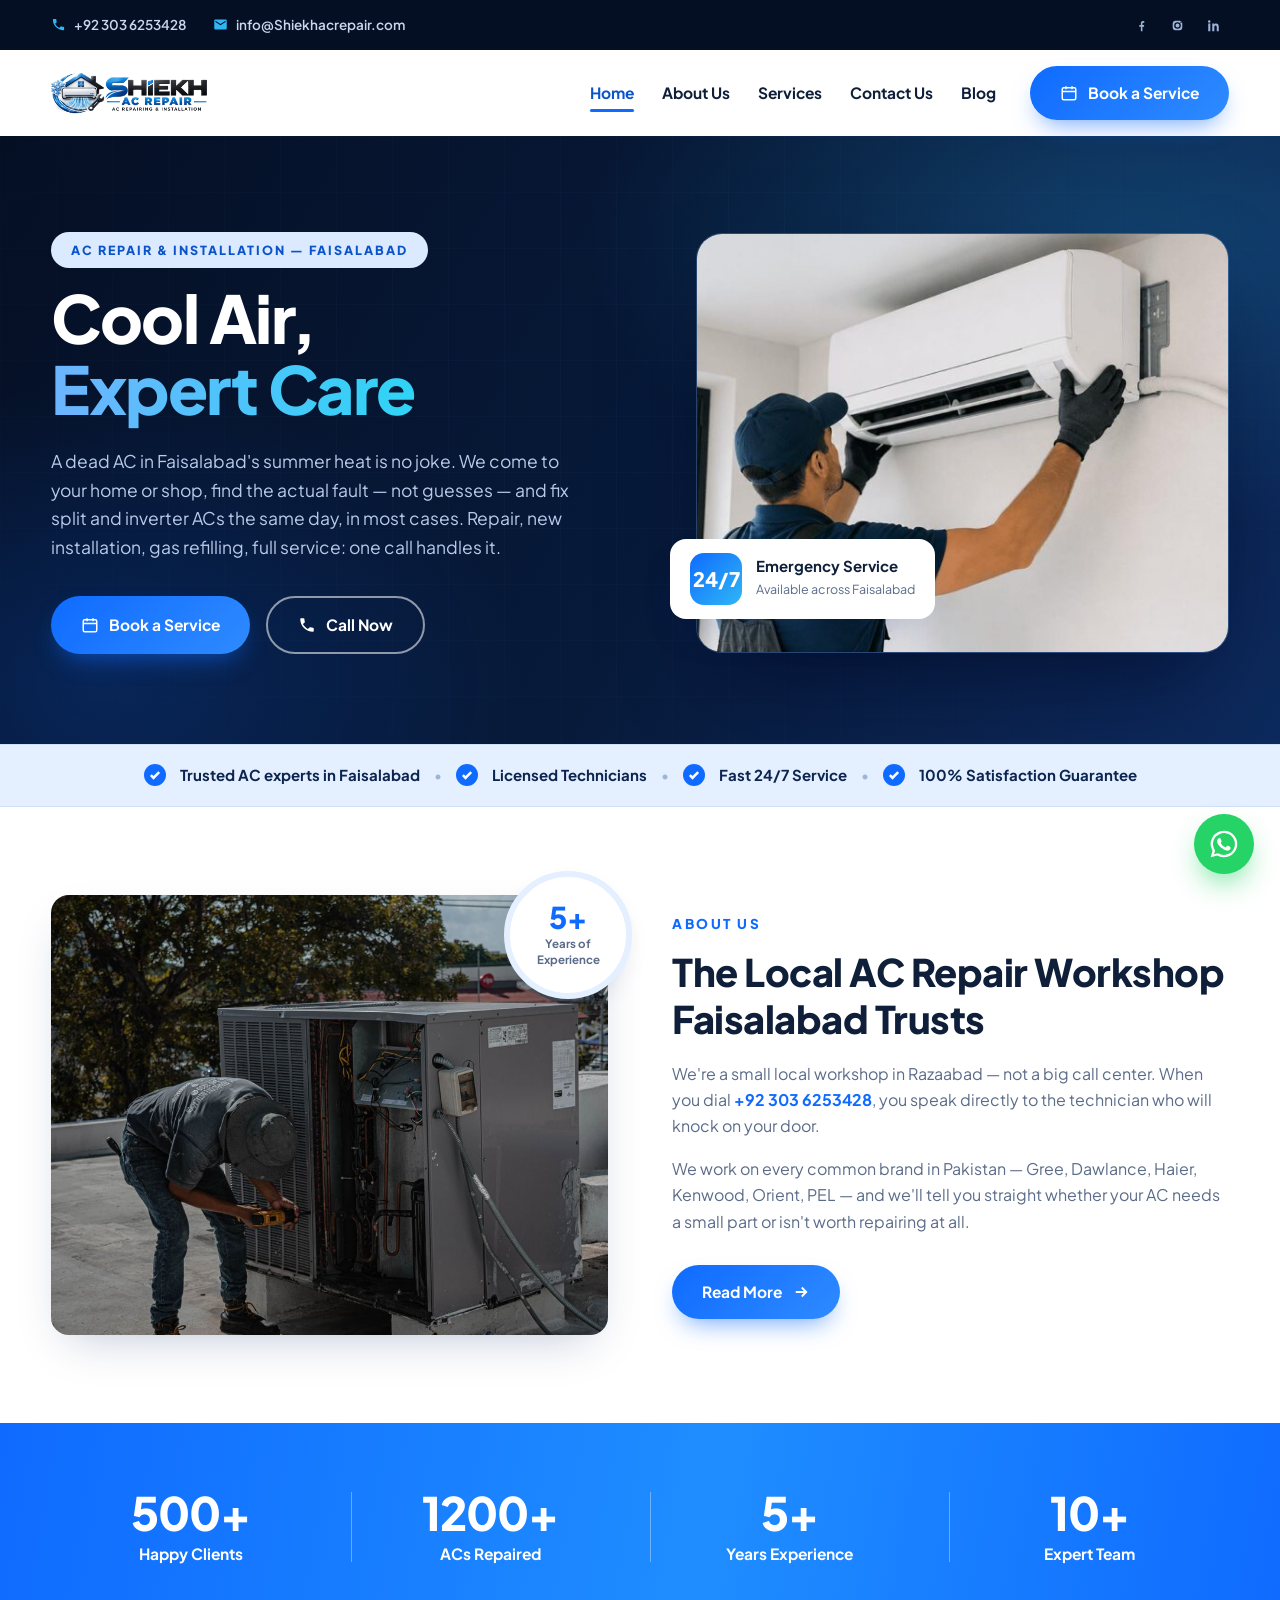
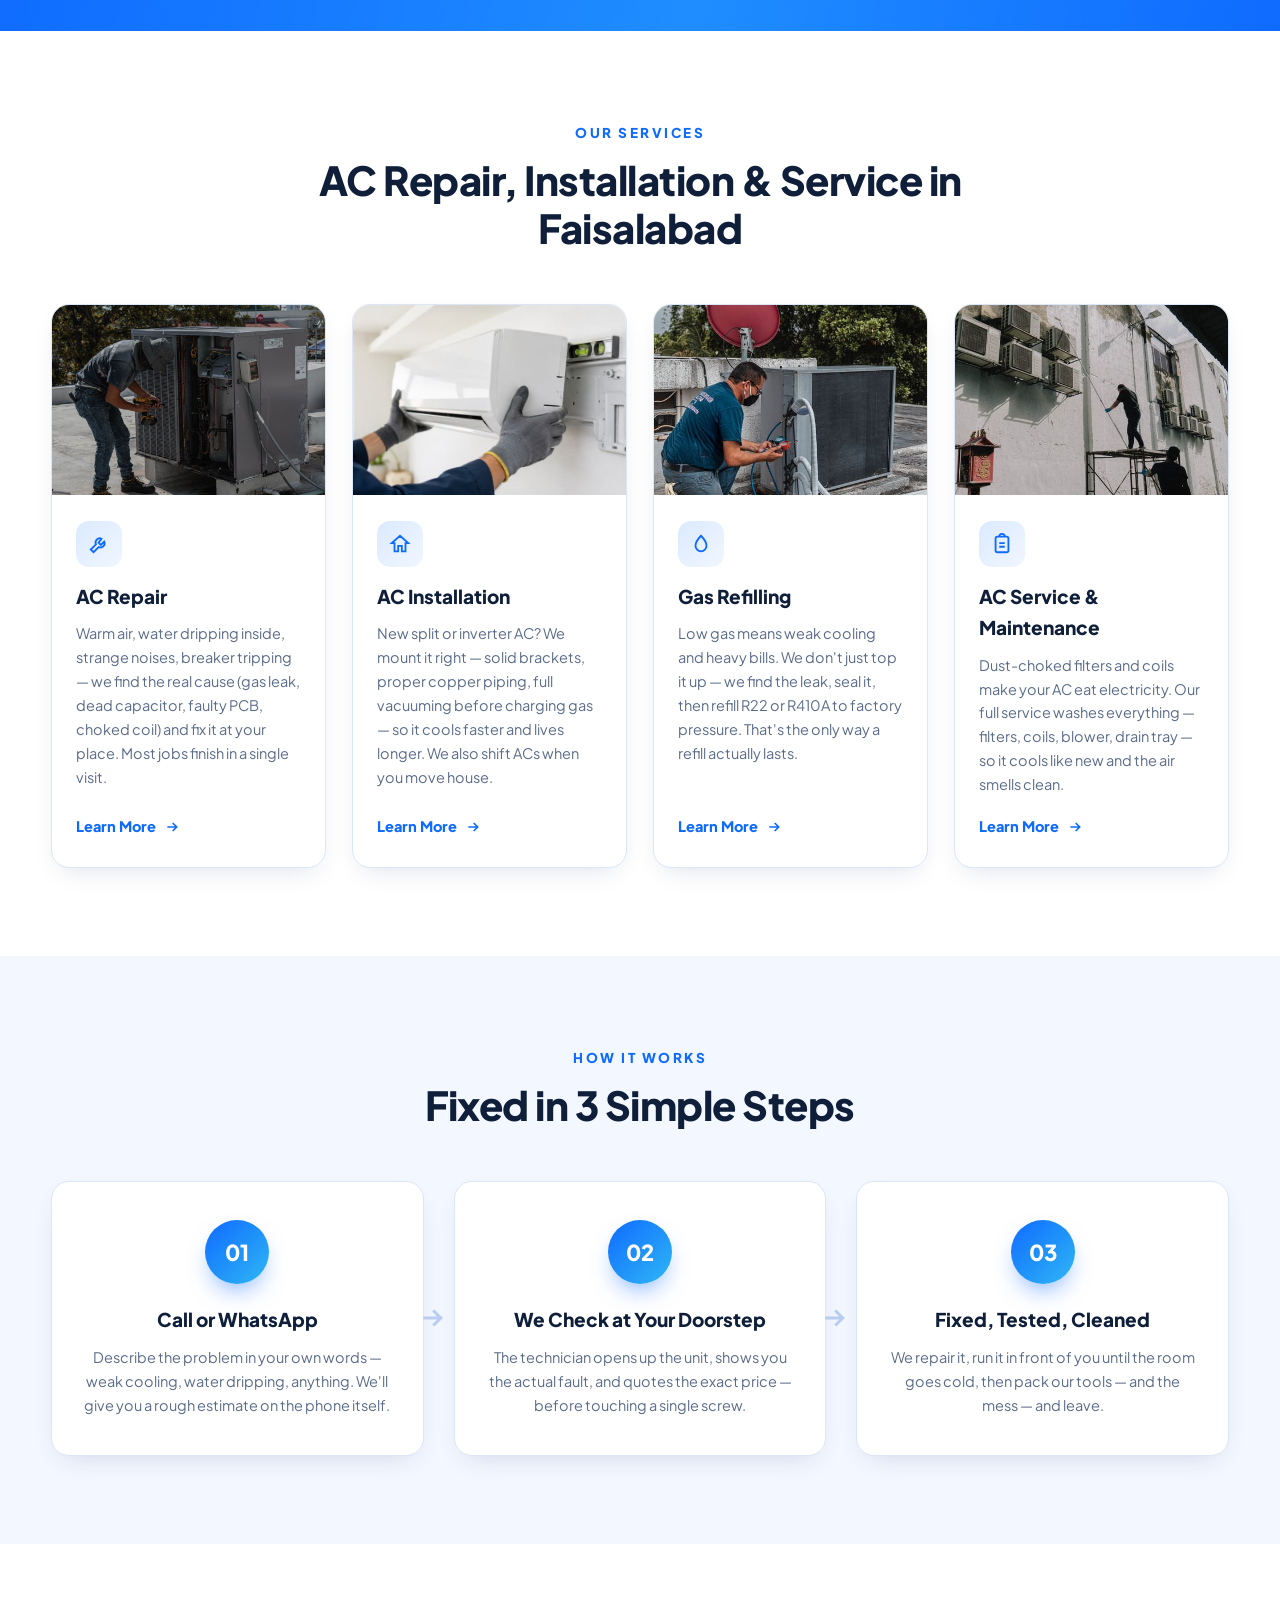
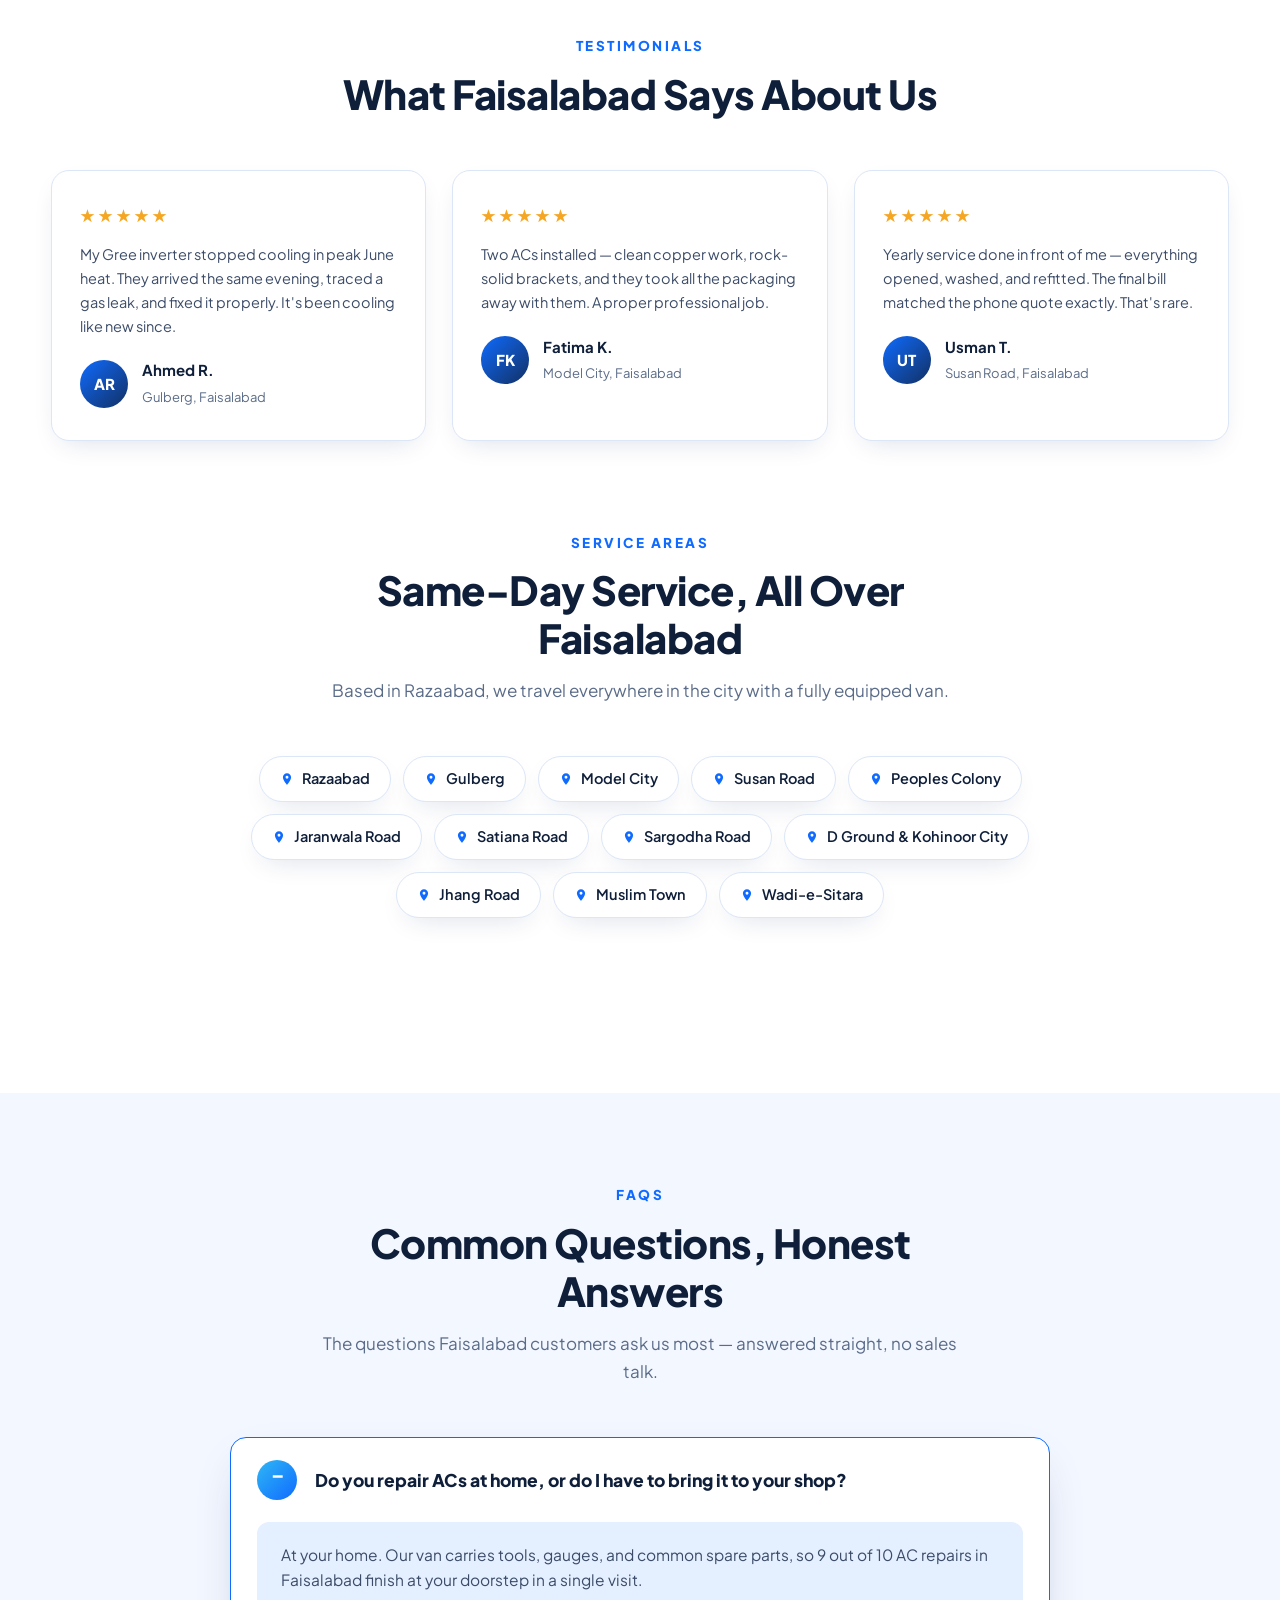
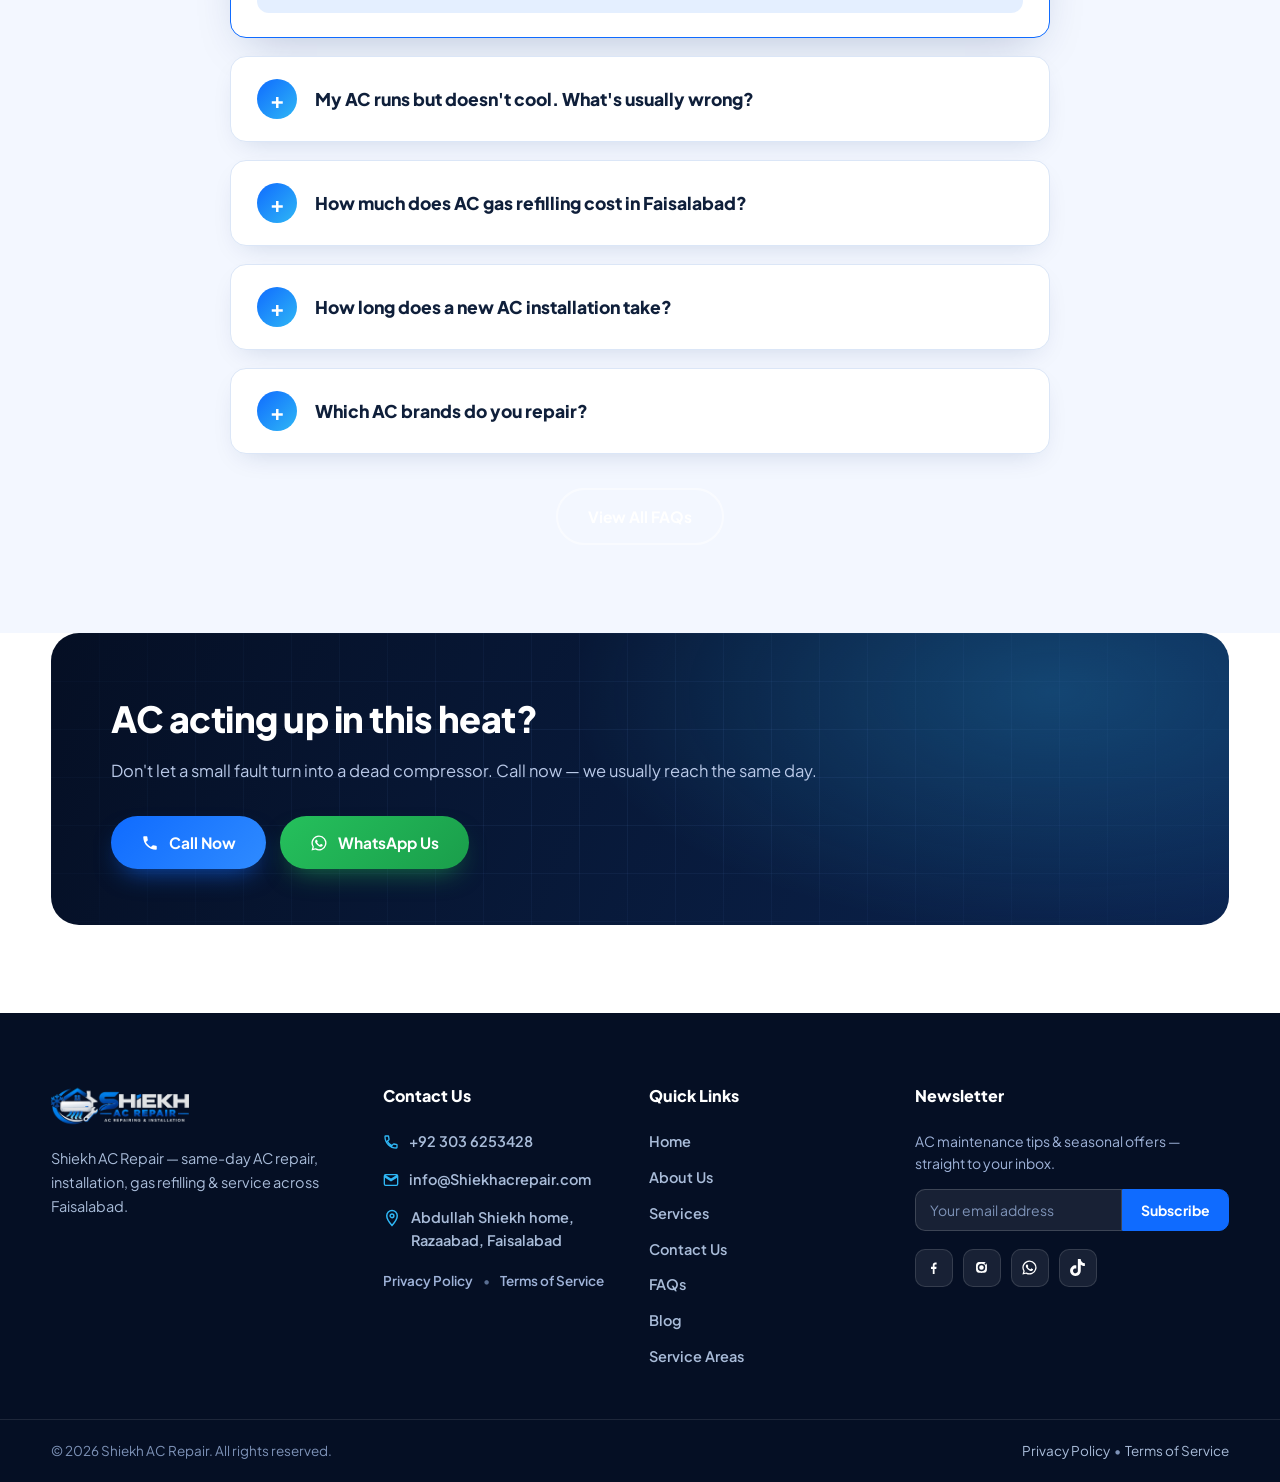
<file: index.html>
<!DOCTYPE html>
<html lang="en">
<head>
  <meta charset="UTF-8">
  <meta name="viewport" content="width=device-width, initial-scale=1.0">
  <title>AC Repair &amp; Installation in Faisalabad | Shiekh AC Repair</title>
  <meta name="description" content="AC not cooling? Shiekh AC Repair offers same-day AC repair, installation, gas refilling & deep cleaning across Faisalabad. Honest prices. Call +92 303 6253428.">
  <meta property="og:title" content="AC Repair & Installation in Faisalabad | Shiekh AC Repair">
  <meta property="og:description" content="Same-day AC repair, installation, gas refilling & servicing across Faisalabad. Call +92 303 6253428.">
  <meta property="og:type" content="website">
  <link rel="icon" type="image/png" href="assets/logo/favicon.png">
  <link rel="preconnect" href="https://fonts.googleapis.com">
  <link rel="preconnect" href="https://fonts.gstatic.com" crossorigin>
  <link href="https://fonts.googleapis.com/css2?family=Plus+Jakarta+Sans:wght@400;500;600;700;800&display=swap" rel="stylesheet">
  <link rel="stylesheet" href="assets/css/style.css">
  <script type="application/ld+json">
  {
    "@context": "https://schema.org",
    "@type": "HVACBusiness",
    "name": "Shiekh AC Repair",
    "slogan": "Cool Air, Expert Care",
    "description": "Same-day AC repair, installation, gas refilling and deep cleaning services across Faisalabad, Pakistan.",
    "telephone": "+92 303 6253428",
    "email": "info@Shiekhacrepair.com",
    "address": {
      "@type": "PostalAddress",
      "streetAddress": "Abdullah Shiekh home, Razaabad",
      "addressLocality": "Faisalabad",
      "addressCountry": "PK"
    },
    "areaServed": ["Faisalabad", "Razaabad", "Gulberg", "Model City", "Susan Road", "Peoples Colony", "Jaranwala Road", "Satiana Road"],
    "openingHoursSpecification": {
      "@type": "OpeningHoursSpecification",
      "dayOfWeek": ["Monday","Tuesday","Wednesday","Thursday","Friday","Saturday","Sunday"],
      "opens": "09:00",
      "closes": "21:00"
    },
    "priceRange": "₨₨"
  }
  </script>
</head>
<body>

<!-- ======= Top bar ======= -->
<div class="topbar">
  <div class="container topbar-inner">
    <div class="topbar-contact">
      <a href="tel:+923036253428">
        <svg viewBox="0 0 24 24"><path d="M6.6 10.8c1.4 2.8 3.8 5.2 6.6 6.6l2.2-2.2c.3-.3.7-.4 1-.2 1.1.4 2.3.6 3.6.6.6 0 1 .4 1 1V20c0 .6-.4 1-1 1C10.6 21 3 13.4 3 4c0-.6.4-1 1-1h3.5c.6 0 1 .4 1 1 0 1.2.2 2.4.6 3.6.1.3 0 .7-.2 1l-2.3 2.2z"/></svg>
        +92 303 6253428
      </a>
      <a href="mailto:info@Shiekhacrepair.com">
        <svg viewBox="0 0 24 24"><path d="M20 4H4c-1.1 0-2 .9-2 2v12c0 1.1.9 2 2 2h16c1.1 0 2-.9 2-2V6c0-1.1-.9-2-2-2zm0 4l-8 5-8-5V6l8 5 8-5v2z"/></svg>
        info@Shiekhacrepair.com
      </a>
    </div>
    <div class="topbar-social">
      <a href="#" aria-label="Facebook"><svg viewBox="0 0 24 24"><path d="M13.5 21v-7h2.4l.4-3h-2.8V9.1c0-.9.3-1.5 1.6-1.5h1.3V4.9c-.3 0-1.1-.1-2-.1-2 0-3.4 1.2-3.4 3.5V11H8.5v3H11v7h2.5z"/></svg></a>
      <a href="#" aria-label="Instagram"><svg viewBox="0 0 24 24"><path d="M12 8.8A3.2 3.2 0 1 0 12 15.2 3.2 3.2 0 0 0 12 8.8zm0-2.1a5.3 5.3 0 1 1 0 10.6 5.3 5.3 0 0 1 0-10.6zm6.8-.1a1.2 1.2 0 1 1-2.4 0 1.2 1.2 0 0 1 2.4 0zM12 4.2c-2.5 0-2.8 0-3.8.1-1 .1-1.9.4-2.6 1.2-.7.7-1.1 1.6-1.2 2.6-.1 1-.1 1.3-.1 3.8s0 2.8.1 3.8c.1 1 .4 1.9 1.2 2.6.7.7 1.6 1.1 2.6 1.2 1 .1 1.3.1 3.8.1s2.8 0 3.8-.1c1-.1 1.9-.4 2.6-1.2.7-.7 1.1-1.6 1.2-2.6.1-1 .1-1.3.1-3.8s0-2.8-.1-3.8c-.1-1-.4-1.9-1.2-2.6-.7-.7-1.6-1.1-2.6-1.2-1-.1-1.3-.1-3.8-.1z"/></svg></a>
      <a href="#" aria-label="LinkedIn"><svg viewBox="0 0 24 24"><path d="M6.9 8.6H3.6V21h3.3V8.6zM5.2 3.5a2 2 0 1 0 0 4 2 2 0 0 0 0-4zM20.4 13.4c0-3.2-1.7-4.7-4-4.7-1.8 0-2.7 1-3.1 1.7V8.6h-3.3V21h3.3v-6.6c0-1.6.8-2.5 2-2.5s1.9.9 1.9 2.5V21h3.2v-7.6z"/></svg></a>
    </div>
  </div>
</div>

<!-- ======= Header ======= -->
<header class="site-header">
  <div class="container header-inner">
    <a class="brand" href="index.html" aria-label="Shiekh AC Repair — home">
      <img src="assets/logo/logo-header.png" alt="Shiekh AC Repair — AC Repairing & Installation">
    </a>
    <nav class="main-nav" id="mainNav" aria-label="Main navigation">
      <a class="nav-link active" href="index.html">Home</a>
      <a class="nav-link" href="about.html">About Us</a>
      <a class="nav-link" href="services.html">Services</a>
      <a class="nav-link" href="contact.html">Contact Us</a>
      <a class="nav-link" href="blog.html">Blog</a>
      <a class="btn btn-primary nav-cta" href="contact.html">
        <svg viewBox="0 0 24 24" fill="none" stroke="currentColor" stroke-width="2"><rect x="3" y="5" width="18" height="16" rx="2"/><path d="M8 3v4M16 3v4M3 10h18"/></svg>
        Book a Service
      </a>
    </nav>
    <button class="nav-toggle" id="navToggle" aria-label="Open menu"><span></span><span></span><span></span></button>
  </div>
</header>

<!-- ======= Hero ======= -->
<section class="hero">
  <div class="container hero-inner">
    <div class="reveal">
      <span class="pill">AC Repair &amp; Installation — Faisalabad</span>
      <h1>Cool Air,<br><span class="accent">Expert Care</span></h1>
      <p class="lead">A dead AC in Faisalabad's summer heat is no joke. We come to your home or shop, find the actual fault — not guesses — and fix split and inverter ACs the same day, in most cases. Repair, new installation, gas refilling, full service: one call handles it.</p>
      <div class="hero-actions">
        <a class="btn btn-primary" href="contact.html">
          <svg viewBox="0 0 24 24" fill="none" stroke="currentColor" stroke-width="2"><rect x="3" y="5" width="18" height="16" rx="2"/><path d="M8 3v4M16 3v4M3 10h18"/></svg>
          Book a Service
        </a>
        <a class="btn btn-outline" href="tel:+923036253428">
          <svg viewBox="0 0 24 24" fill="currentColor"><path d="M6.6 10.8c1.4 2.8 3.8 5.2 6.6 6.6l2.2-2.2c.3-.3.7-.4 1-.2 1.1.4 2.3.6 3.6.6.6 0 1 .4 1 1V20c0 .6-.4 1-1 1C10.6 21 3 13.4 3 4c0-.6.4-1 1-1h3.5c.6 0 1 .4 1 1 0 1.2.2 2.4.6 3.6.1.3 0 .7-.2 1l-2.3 2.2z"/></svg>
          Call Now
        </a>
      </div>
    </div>
    <div class="hero-media reveal">
      <img src="assets/img/hero-ac.jpg" alt="AC technician installing a split AC indoor unit in Faisalabad">
      <div class="hero-badge">
        <div class="num">24/7</div>
        <div><strong>Emergency Service</strong><span>Available across Faisalabad</span></div>
      </div>
    </div>
  </div>
</section>

<!-- ======= Trust strip ======= -->
<div class="trust-strip">
  <div class="container trust-inner">
    <span class="tick"><svg viewBox="0 0 24 24"><path d="M9 16.2l-3.5-3.5L4 14.2 9 19.2 20 8.2l-1.4-1.4z"/></svg></span> Trusted AC experts in Faisalabad
    <span class="trust-dot">•</span>
    <span class="tick"><svg viewBox="0 0 24 24"><path d="M9 16.2l-3.5-3.5L4 14.2 9 19.2 20 8.2l-1.4-1.4z"/></svg></span> Licensed Technicians
    <span class="trust-dot">•</span>
    <span class="tick"><svg viewBox="0 0 24 24"><path d="M9 16.2l-3.5-3.5L4 14.2 9 19.2 20 8.2l-1.4-1.4z"/></svg></span> Fast 24/7 Service
    <span class="trust-dot">•</span>
    <span class="tick"><svg viewBox="0 0 24 24"><path d="M9 16.2l-3.5-3.5L4 14.2 9 19.2 20 8.2l-1.4-1.4z"/></svg></span> 100% Satisfaction Guarantee
  </div>
</div>

<!-- ======= About teaser ======= -->
<section class="section">
  <div class="container about-grid">
    <div class="about-media reveal">
      <img src="assets/img/about-tech.jpg" alt="Shiekh AC Repair technician servicing an outdoor AC unit in Faisalabad">
      <div class="exp-badge"><strong>5+</strong><span>Years of<br>Experience</span></div>
    </div>
    <div class="about-copy reveal">
      <span class="eyebrow">About Us</span>
      <h2>The Local AC Repair Workshop Faisalabad Trusts</h2>
      <p>We're a small local workshop in Razaabad — not a big call center. When you dial <a href="tel:+923036253428" style="color:var(--blue);font-weight:700">+92 303 6253428</a>, you speak directly to the technician who will knock on your door.</p>
      <p>We work on every common brand in Pakistan — Gree, Dawlance, Haier, Kenwood, Orient, PEL — and we'll tell you straight whether your AC needs a small part or isn't worth repairing at all.</p>
      <a class="btn btn-primary" href="about.html">Read More
        <svg viewBox="0 0 24 24" fill="none" stroke="currentColor" stroke-width="2.5"><path d="M5 12h14M13 6l6 6-6 6"/></svg>
      </a>
    </div>
  </div>
</section>

<!-- ======= Stats ======= -->
<!-- PLACEHOLDER: replace these numbers with your real business stats before publishing -->
<section class="stats-band">
  <div class="container stats-grid">
    <div class="stat reveal"><div class="stat-num">500+</div><div class="stat-label">Happy Clients</div></div>
    <div class="stat reveal"><div class="stat-num">1200+</div><div class="stat-label">ACs Repaired</div></div>
    <div class="stat reveal"><div class="stat-num">5+</div><div class="stat-label">Years Experience</div></div>
    <div class="stat reveal"><div class="stat-num">10+</div><div class="stat-label">Expert Team</div></div>
  </div>
</section>

<!-- ======= Services ======= -->
<section class="section">
  <div class="container">
    <div class="section-head reveal">
      <span class="eyebrow">Our Services</span>
      <h2>AC Repair, Installation &amp; Service in Faisalabad</h2>
    </div>
    <div class="cards-4">
      <article class="card reveal">
        <div class="card-media"><img src="assets/img/service-repair.jpg" alt="Split AC repair at home in Faisalabad"></div>
        <div class="card-body">
          <div class="card-icon"><svg viewBox="0 0 24 24"><path d="M14.7 6.3a4.5 4.5 0 0 0-6 6L3 18l3 3 5.7-5.7a4.5 4.5 0 0 0 6-6L14 13l-2.5-2.5 3.2-4.2z"/></svg></div>
          <h3>AC Repair</h3>
          <p>Warm air, water dripping inside, strange noises, breaker tripping — we find the real cause (gas leak, dead capacitor, faulty PCB, choked coil) and fix it at your place. Most jobs finish in a single visit.</p>
          <a class="card-link" href="services.html">Learn More <svg viewBox="0 0 24 24"><path d="M5 12h14M13 6l6 6-6 6"/></svg></a>
        </div>
      </article>
      <article class="card reveal">
        <div class="card-media"><img src="assets/img/service-install.jpg" alt="Inverter AC installation in Faisalabad"></div>
        <div class="card-body">
          <div class="card-icon"><svg viewBox="0 0 24 24"><path d="M12 3l9 8h-3v9h-4v-6H10v6H6v-9H3l9-8z"/></svg></div>
          <h3>AC Installation</h3>
          <p>New split or inverter AC? We mount it right — solid brackets, proper copper piping, full vacuuming before charging gas — so it cools faster and lives longer. We also shift ACs when you move house.</p>
          <a class="card-link" href="services.html">Learn More <svg viewBox="0 0 24 24"><path d="M5 12h14M13 6l6 6-6 6"/></svg></a>
        </div>
      </article>
      <article class="card reveal">
        <div class="card-media"><img src="assets/img/service-gas.jpg" alt="AC gas refilling with manifold gauges in Faisalabad"></div>
        <div class="card-body">
          <div class="card-icon"><svg viewBox="0 0 24 24"><path d="M12 3s6 6.2 6 11a6 6 0 0 1-12 0c0-4.8 6-11 6-11z"/></svg></div>
          <h3>Gas Refilling</h3>
          <p>Low gas means weak cooling and heavy bills. We don't just top it up — we find the leak, seal it, then refill R22 or R410A to factory pressure. That's the only way a refill actually lasts.</p>
          <a class="card-link" href="services.html">Learn More <svg viewBox="0 0 24 24"><path d="M5 12h14M13 6l6 6-6 6"/></svg></a>
        </div>
      </article>
      <article class="card reveal">
        <div class="card-media"><img src="assets/img/service-clean.jpg" alt="AC deep cleaning service in Faisalabad"></div>
        <div class="card-body">
          <div class="card-icon"><svg viewBox="0 0 24 24"><rect x="5" y="4" width="14" height="17" rx="2"/><path d="M9 4a3 3 0 0 1 6 0M9 11h6M9 15h6"/></svg></div>
          <h3>AC Service &amp; Maintenance</h3>
          <p>Dust-choked filters and coils make your AC eat electricity. Our full service washes everything — filters, coils, blower, drain tray — so it cools like new and the air smells clean.</p>
          <a class="card-link" href="services.html">Learn More <svg viewBox="0 0 24 24"><path d="M5 12h14M13 6l6 6-6 6"/></svg></a>
        </div>
      </article>
    </div>
  </div>
</section>

<!-- ======= How it works ======= -->
<section class="section section-ice">
  <div class="container">
    <div class="section-head reveal">
      <span class="eyebrow">How It Works</span>
      <h2>Fixed in 3 Simple Steps</h2>
    </div>
    <div class="steps">
      <div class="step reveal">
        <div class="step-num">01</div>
        <h3>Call or WhatsApp</h3>
        <p>Describe the problem in your own words — weak cooling, water dripping, anything. We'll give you a rough estimate on the phone itself.</p>
        <span class="step-arrow"><svg viewBox="0 0 24 24"><path d="M5 12h14M13 6l6 6-6 6"/></svg></span>
      </div>
      <div class="step reveal">
        <div class="step-num">02</div>
        <h3>We Check at Your Doorstep</h3>
        <p>The technician opens up the unit, shows you the actual fault, and quotes the exact price — before touching a single screw.</p>
        <span class="step-arrow"><svg viewBox="0 0 24 24"><path d="M5 12h14M13 6l6 6-6 6"/></svg></span>
      </div>
      <div class="step reveal">
        <div class="step-num">03</div>
        <h3>Fixed, Tested, Cleaned</h3>
        <p>We repair it, run it in front of you until the room goes cold, then pack our tools — and the mess — and leave.</p>
      </div>
    </div>
  </div>
</section>

<!-- ======= Testimonials ======= -->
<!-- PLACEHOLDER: replace these sample reviews with real customer reviews before publishing -->
<section class="section">
  <div class="container">
    <div class="section-head reveal">
      <span class="eyebrow">Testimonials</span>
      <h2>What Faisalabad Says About Us</h2>
    </div>
    <div class="testi-grid">
      <article class="testi reveal">
        <div class="stars">★★★★★</div>
        <p>My Gree inverter stopped cooling in peak June heat. They arrived the same evening, traced a gas leak, and fixed it properly. It's been cooling like new since.</p>
        <div class="testi-who">
          <div class="testi-avatar">AR</div>
          <div><strong>Ahmed R.</strong><span>Gulberg, Faisalabad</span></div>
        </div>
      </article>
      <article class="testi reveal">
        <div class="stars">★★★★★</div>
        <p>Two ACs installed — clean copper work, rock-solid brackets, and they took all the packaging away with them. A proper professional job.</p>
        <div class="testi-who">
          <div class="testi-avatar">FK</div>
          <div><strong>Fatima K.</strong><span>Model City, Faisalabad</span></div>
        </div>
      </article>
      <article class="testi reveal">
        <div class="stars">★★★★★</div>
        <p>Yearly service done in front of me — everything opened, washed, and refitted. The final bill matched the phone quote exactly. That's rare.</p>
        <div class="testi-who">
          <div class="testi-avatar">UT</div>
          <div><strong>Usman T.</strong><span>Susan Road, Faisalabad</span></div>
        </div>
      </article>
    </div>
  </div>
</section>

<!-- ======= Service Areas strip ======= -->
<section class="section" style="padding-top:0">
  <div class="container">
    <div class="section-head reveal">
      <span class="eyebrow">Service Areas</span>
      <h2>Same-Day Service, All Over Faisalabad</h2>
      <p style="max-width:640px;margin:14px auto 0;color:var(--muted)">Based in Razaabad, we travel everywhere in the city with a fully equipped van.</p>
    </div>
    <div class="areas-cloud reveal">
      <span class="area-pill"><svg viewBox="0 0 24 24"><path d="M12 2C8.1 2 5 5.1 5 9c0 5.2 7 13 7 13s7-7.8 7-13c0-3.9-3.1-7-7-7zm0 9.5A2.5 2.5 0 1 1 12 6.5a2.5 2.5 0 0 1 0 5z"/></svg>Razaabad</span>
      <span class="area-pill"><svg viewBox="0 0 24 24"><path d="M12 2C8.1 2 5 5.1 5 9c0 5.2 7 13 7 13s7-7.8 7-13c0-3.9-3.1-7-7-7zm0 9.5A2.5 2.5 0 1 1 12 6.5a2.5 2.5 0 0 1 0 5z"/></svg>Gulberg</span>
      <span class="area-pill"><svg viewBox="0 0 24 24"><path d="M12 2C8.1 2 5 5.1 5 9c0 5.2 7 13 7 13s7-7.8 7-13c0-3.9-3.1-7-7-7zm0 9.5A2.5 2.5 0 1 1 12 6.5a2.5 2.5 0 0 1 0 5z"/></svg>Model City</span>
      <span class="area-pill"><svg viewBox="0 0 24 24"><path d="M12 2C8.1 2 5 5.1 5 9c0 5.2 7 13 7 13s7-7.8 7-13c0-3.9-3.1-7-7-7zm0 9.5A2.5 2.5 0 1 1 12 6.5a2.5 2.5 0 0 1 0 5z"/></svg>Susan Road</span>
      <span class="area-pill"><svg viewBox="0 0 24 24"><path d="M12 2C8.1 2 5 5.1 5 9c0 5.2 7 13 7 13s7-7.8 7-13c0-3.9-3.1-7-7-7zm0 9.5A2.5 2.5 0 1 1 12 6.5a2.5 2.5 0 0 1 0 5z"/></svg>Peoples Colony</span>
      <span class="area-pill"><svg viewBox="0 0 24 24"><path d="M12 2C8.1 2 5 5.1 5 9c0 5.2 7 13 7 13s7-7.8 7-13c0-3.9-3.1-7-7-7zm0 9.5A2.5 2.5 0 1 1 12 6.5a2.5 2.5 0 0 1 0 5z"/></svg>Jaranwala Road</span>
      <span class="area-pill"><svg viewBox="0 0 24 24"><path d="M12 2C8.1 2 5 5.1 5 9c0 5.2 7 13 7 13s7-7.8 7-13c0-3.9-3.1-7-7-7zm0 9.5A2.5 2.5 0 1 1 12 6.5a2.5 2.5 0 0 1 0 5z"/></svg>Satiana Road</span>
      <span class="area-pill"><svg viewBox="0 0 24 24"><path d="M12 2C8.1 2 5 5.1 5 9c0 5.2 7 13 7 13s7-7.8 7-13c0-3.9-3.1-7-7-7zm0 9.5A2.5 2.5 0 1 1 12 6.5a2.5 2.5 0 0 1 0 5z"/></svg>Sargodha Road</span>
      <span class="area-pill"><svg viewBox="0 0 24 24"><path d="M12 2C8.1 2 5 5.1 5 9c0 5.2 7 13 7 13s7-7.8 7-13c0-3.9-3.1-7-7-7zm0 9.5A2.5 2.5 0 1 1 12 6.5a2.5 2.5 0 0 1 0 5z"/></svg>D Ground & Kohinoor City</span>
      <span class="area-pill"><svg viewBox="0 0 24 24"><path d="M12 2C8.1 2 5 5.1 5 9c0 5.2 7 13 7 13s7-7.8 7-13c0-3.9-3.1-7-7-7zm0 9.5A2.5 2.5 0 1 1 12 6.5a2.5 2.5 0 0 1 0 5z"/></svg>Jhang Road</span>
      <span class="area-pill"><svg viewBox="0 0 24 24"><path d="M12 2C8.1 2 5 5.1 5 9c0 5.2 7 13 7 13s7-7.8 7-13c0-3.9-3.1-7-7-7zm0 9.5A2.5 2.5 0 1 1 12 6.5a2.5 2.5 0 0 1 0 5z"/></svg>Muslim Town</span>
      <span class="area-pill"><svg viewBox="0 0 24 24"><path d="M12 2C8.1 2 5 5.1 5 9c0 5.2 7 13 7 13s7-7.8 7-13c0-3.9-3.1-7-7-7zm0 9.5A2.5 2.5 0 1 1 12 6.5a2.5 2.5 0 0 1 0 5z"/></svg>Wadi-e-Sitara</span>
    </div>
    <div class="reveal" style="text-align:center;margin-top:30px">
      <a class="btn btn-outline" href="service-areas.html">View All Areas</a>
    </div>
  </div>
</section>

<!-- ======= FAQs (home) ======= -->
<section class="section section-ice">
  <div class="container">
    <div class="section-head reveal">
      <span class="eyebrow">FAQs</span>
      <h2>Common Questions, Honest Answers</h2>
      <p style="max-width:640px;margin:14px auto 0;color:var(--muted)">The questions Faisalabad customers ask us most — answered straight, no sales talk.</p>
    </div>
    <div class="faq-list" style="max-width:820px;margin:0 auto">
      <div class="faq-item open reveal">
        <button class="faq-q" aria-expanded="true"><span class="faq-icon">−</span>Do you repair ACs at home, or do I have to bring it to your shop?</button>
        <div class="faq-a"><div class="faq-a-inner"><p>At your home. Our van carries tools, gauges, and common spare parts, so 9 out of 10 AC repairs in Faisalabad finish at your doorstep in a single visit.</p></div></div>
      </div>
      <div class="faq-item reveal">
        <button class="faq-q" aria-expanded="false"><span class="faq-icon">+</span>My AC runs but doesn't cool. What's usually wrong?</button>
        <div class="faq-a"><div class="faq-a-inner"><p>Usually one of four things: dirty filters or coils, low gas from a leak, a weak capacitor, or a failing compressor. Our technician checks in that order — and shows you the fault before giving you a quote.</p></div></div>
      </div>
      <div class="faq-item reveal">
        <button class="faq-q" aria-expanded="false"><span class="faq-icon">+</span>How much does AC gas refilling cost in Faisalabad?</button>
        <div class="faq-a"><div class="faq-a-inner"><p>It depends on your AC's tonnage, whether it uses R22 or R410A gas, and whether there's a leak to fix first. Anyone quoting a fixed price without seeing the unit is guessing. Call <a href="tel:+923036253428" style="color:var(--blue);font-weight:700">+92 303 6253428</a> — we'll ask two questions and give you the real number. No hidden charges.</p></div></div>
      </div>
      <div class="faq-item reveal">
        <button class="faq-q" aria-expanded="false"><span class="faq-icon">+</span>How long does a new AC installation take?</button>
        <div class="faq-a"><div class="faq-a-inner"><p>A standard split AC takes 2–3 hours: brackets, copper piping, vacuuming, gas charging, and full testing. We never rush the vacuuming step — that's what protects your compressor for years.</p></div></div>
      </div>
      <div class="faq-item reveal">
        <button class="faq-q" aria-expanded="false"><span class="faq-icon">+</span>Which AC brands do you repair?</button>
        <div class="faq-a"><div class="faq-a-inner"><p>All the common brands in Pakistan — Gree, Dawlance, Haier, Kenwood, Orient, PEL, Ecostar — split, inverter, and window units.</p></div></div>
      </div>
    </div>
    <div class="reveal" style="text-align:center;margin-top:34px">
      <a class="btn btn-outline" href="faqs.html">View All FAQs</a>
    </div>
  </div>
</section>

<!-- ======= CTA ======= -->
<section class="section" style="padding-top:0">
  <div class="container">
    <div class="cta-band reveal">
      <div class="cta-inner">
        <div>
          <h2>AC acting up in this heat?</h2>
          <p>Don't let a small fault turn into a dead compressor. Call now — we usually reach the same day.</p>
        </div>
        <div class="cta-actions">
          <a class="btn btn-primary" href="tel:+923036253428">
            <svg viewBox="0 0 24 24" fill="currentColor"><path d="M6.6 10.8c1.4 2.8 3.8 5.2 6.6 6.6l2.2-2.2c.3-.3.7-.4 1-.2 1.1.4 2.3.6 3.6.6.6 0 1 .4 1 1V20c0 .6-.4 1-1 1C10.6 21 3 13.4 3 4c0-.6.4-1 1-1h3.5c.6 0 1 .4 1 1 0 1.2.2 2.4.6 3.6.1.3 0 .7-.2 1l-2.3 2.2z"/></svg>
            Call Now
          </a>
          <a class="btn btn-green" href="https://wa.me/923036253428?text=Hello%20Shiekh%20AC%20Repair%2C%20I%20need%20AC%20service." target="_blank" rel="noopener">
            <svg viewBox="0 0 24 24" fill="currentColor"><path d="M12 2a10 10 0 0 0-8.6 15.1L2 22l5-1.3A10 10 0 1 0 12 2zm0 18.2a8.2 8.2 0 0 1-4.2-1.1l-.3-.2-3 .8.8-2.9-.2-.3A8.2 8.2 0 1 1 12 20.2zm4.6-6.1c-.3-.1-1.5-.7-1.7-.8-.2-.1-.4-.1-.6.1-.2.3-.6.8-.8 1-.1.2-.3.2-.5.1a6.7 6.7 0 0 1-3.3-2.9c-.3-.4 0-.5.1-.7l.4-.5c.1-.2.1-.3 0-.5l-.8-1.9c-.2-.5-.4-.4-.6-.4h-.5c-.2 0-.5.2-.7.5-.9.9-1.1 2.2-.2 3.9a11.6 11.6 0 0 0 4.5 4.2c1.7.8 2.4.9 3.2.7.5-.1 1.5-.6 1.7-1.2.2-.6.2-1.1.1-1.2 0-.1-.2-.2-.5-.3z"/></svg>
            WhatsApp Us
          </a>
        </div>
      </div>
    </div>
  </div>
</section>

<!-- ======= Footer ======= -->
<footer class="site-footer">
  <div class="container footer-grid">
    <div class="footer-brand">
      <img src="assets/logo/logo-footer.png" alt="Shiekh AC Repair">
      <p>Shiekh AC Repair — same-day AC repair, installation, gas refilling &amp; service across Faisalabad.</p>
    </div>
    <div>
      <h4>Contact Us</h4>
      <div class="footer-contact">
        <a href="tel:+923036253428"><svg viewBox="0 0 24 24"><path d="M6.6 10.8c1.4 2.8 3.8 5.2 6.6 6.6l2.2-2.2c.3-.3.7-.4 1-.2 1.1.4 2.3.6 3.6.6.6 0 1 .4 1 1V20c0 .6-.4 1-1 1C10.6 21 3 13.4 3 4c0-.6.4-1 1-1h3.5c.6 0 1 .4 1 1 0 1.2.2 2.4.6 3.6.1.3 0 .7-.2 1l-2.3 2.2z"/></svg>+92 303 6253428</a>
        <a href="mailto:info@Shiekhacrepair.com"><svg viewBox="0 0 24 24"><path d="M20 4H4c-1.1 0-2 .9-2 2v12c0 1.1.9 2 2 2h16c1.1 0 2-.9 2-2V6c0-1.1-.9-2-2-2zm0 4l-8 5-8-5V6l8 5 8-5v2z"/></svg>info@Shiekhacrepair.com</a>
        <span class="footer-addr-line"><svg viewBox="0 0 24 24"><path d="M12 2C8.1 2 5 5.1 5 9c0 5.2 7 13 7 13s7-7.8 7-13c0-3.9-3.1-7-7-7zm0 9.5A2.5 2.5 0 1 1 12 6.5a2.5 2.5 0 0 1 0 5z"/></svg><span>Abdullah Shiekh home,<br>Razaabad, Faisalabad</span></span>
        <span class="footer-legal"><a href="privacy.html">Privacy Policy</a><span class="dot">•</span><a href="terms.html">Terms of Service</a></span>
      </div>
    </div>
    <div>
      <h4>Quick Links</h4>
      <div class="footer-links">
        <a href="index.html">Home</a>
        <a href="about.html">About Us</a>
        <a href="services.html">Services</a>
        <a href="contact.html">Contact Us</a>
        <a href="faqs.html">FAQs</a>
        <a href="blog.html">Blog</a>
        <a href="service-areas.html">Service Areas</a>
      </div>
    </div>
    <div>
      <h4>Newsletter</h4>
      <p class="footer-news-text">AC maintenance tips &amp; seasonal offers — straight to your inbox.</p>
      <form class="footer-news-form" action="https://formsubmit.co/info@Shiekhacrepair.com" method="POST">
        <input type="hidden" name="_subject" value="New newsletter signup — Shiekh AC Repair">
        <input type="hidden" name="_captcha" value="false">
        <input type="email" name="email" placeholder="Your email address" required aria-label="Email address">
        <button type="submit">Subscribe</button>
      </form>
      <div class="footer-social">
        <a href="https://facebook.com/abdullahsheikh1" target="_blank" rel="noopener" aria-label="Facebook"><svg viewBox="0 0 24 24"><path d="M13.5 21v-7h2.4l.4-3h-2.8V9.1c0-.9.3-1.5 1.6-1.5h1.3V4.9c-.3 0-1.1-.1-2-.1-2 0-3.4 1.2-3.4 3.5V11H8.5v3H11v7h2.5z"/></svg></a>
        <a href="https://www.instagram.com/ab_shiekh_/" target="_blank" rel="noopener" aria-label="Instagram"><svg viewBox="0 0 24 24"><path d="M12 8.8A3.2 3.2 0 1 0 12 15.2 3.2 3.2 0 0 0 12 8.8zm0-2.1a5.3 5.3 0 1 1 0 10.6 5.3 5.3 0 0 1 0-10.6zm6.8-.1a1.2 1.2 0 1 1-2.4 0 1.2 1.2 0 0 1 2.4 0zM12 4.2c-2.5 0-2.8 0-3.8.1-1 .1-1.9.4-2.6 1.2-.7.7-1.1 1.6-1.2 2.6-.1 1-.1 1.3-.1 3.8s0 2.8.1 3.8c.1 1 .4 1.9 1.2 2.6.7.7 1.6 1.1 2.6 1.2 1 .1 1.3.1 3.8.1s2.8 0 3.8-.1c1-.1 1.9-.4 2.6-1.2.7-.7 1.1-1.6 1.2-2.6.1-1 .1-1.3.1-3.8s0-2.8-.1-3.8c-.1-1-.4-1.9-1.2-2.6-.7-.7-1.6-1.1-2.6-1.2-1-.1-1.3-.1-3.8-.1z"/></svg></a>
        <a href="https://wa.me/923036253428" target="_blank" rel="noopener" aria-label="WhatsApp"><svg viewBox="0 0 24 24"><path d="M12 2a10 10 0 0 0-8.6 15.1L2 22l5-1.3A10 10 0 1 0 12 2zm0 18.2a8.2 8.2 0 0 1-4.2-1.1l-.3-.2-3 .8.8-2.9-.2-.3A8.2 8.2 0 1 1 12 20.2zm4.6-6.1c-.3-.1-1.5-.7-1.7-.8-.2-.1-.4-.1-.6.1-.2.3-.6.8-.8 1-.1.2-.3.2-.5.1a6.7 6.7 0 0 1-3.3-2.9c-.3-.4 0-.5.1-.7l.4-.5c.1-.2.1-.3 0-.5l-.8-1.9c-.2-.5-.4-.4-.6-.4h-.5c-.2 0-.5.2-.7.5-.9.9-1.1 2.2-.2 3.9a11.6 11.6 0 0 0 4.5 4.2c1.7.8 2.4.9 3.2.7.5-.1 1.5-.6 1.7-1.2.2-.6.2-1.1.1-1.2 0-.1-.2-.2-.5-.3z"/></svg></a>
        <a href="https://www.tiktok.com/@ab_shiekh" target="_blank" rel="noopener" aria-label="TikTok"><svg viewBox="0 0 24 24"><path d="M12.525.02c1.31-.02 2.61-.01 3.91-.02.08 1.53.63 3.09 1.75 4.17 1.12 1.11 2.7 1.62 4.24 1.79v4.03c-1.44-.05-2.89-.35-4.2-.97-.57-.26-1.1-.59-1.62-.93-.01 2.92.01 5.84-.02 8.75-.08 1.4-.54 2.79-1.35 3.94-1.31 1.92-3.58 3.17-5.91 3.21-1.43.08-2.86-.31-4.08-1.03-2.02-1.19-3.44-3.37-3.65-5.71-.02-.5-.03-1-.01-1.49.18-1.9 1.12-3.72 2.58-4.96 1.66-1.44 3.98-2.13 6.15-1.72.02 1.48-.04 2.96-.04 4.44-.99-.32-2.15-.23-3.02.37-.63.41-1.11 1.04-1.36 1.75-.21.51-.15 1.07-.14 1.61.24 1.64 1.82 3.02 3.5 2.87 1.12-.01 2.19-.66 2.77-1.61.19-.33.4-.67.41-1.06.1-1.79.06-3.57.07-5.36.01-4.03-.01-8.05.02-12.07z"/></svg></a>
      </div>
    </div>
  </div>
  <div class="footer-bottom">
    <div class="container">
      <span>© <span id="year">2026</span> Shiekh AC Repair. All rights reserved.</span>
      <span><a href="privacy.html">Privacy Policy</a> &nbsp;•&nbsp; <a href="terms.html">Terms of Service</a></span>
    </div>
  </div>
  <a class="whatsapp-float" href="https://wa.me/923036253428?text=Hello%20Shiekh%20AC%20Repair%2C%20I%20need%20AC%20service." target="_blank" rel="noopener" aria-label="Chat on WhatsApp">
    <svg viewBox="0 0 24 24"><path d="M12 2a10 10 0 0 0-8.6 15.1L2 22l5-1.3A10 10 0 1 0 12 2zm0 18.2a8.2 8.2 0 0 1-4.2-1.1l-.3-.2-3 .8.8-2.9-.2-.3A8.2 8.2 0 1 1 12 20.2zm4.6-6.1c-.3-.1-1.5-.7-1.7-.8-.2-.1-.4-.1-.6.1-.2.3-.6.8-.8 1-.1.2-.3.2-.5.1a6.7 6.7 0 0 1-3.3-2.9c-.3-.4 0-.5.1-.7l.4-.5c.1-.2.1-.3 0-.5l-.8-1.9c-.2-.5-.4-.4-.6-.4h-.5c-.2 0-.5.2-.7.5-.9.9-1.1 2.2-.2 3.9a11.6 11.6 0 0 0 4.5 4.2c1.7.8 2.4.9 3.2.7.5-.1 1.5-.6 1.7-1.2.2-.6.2-1.1.1-1.2 0-.1-.2-.2-.5-.3z"/></svg>
  </a>
</footer>

<script src="assets/js/main.js"></script>
</body>
</html>
</file>
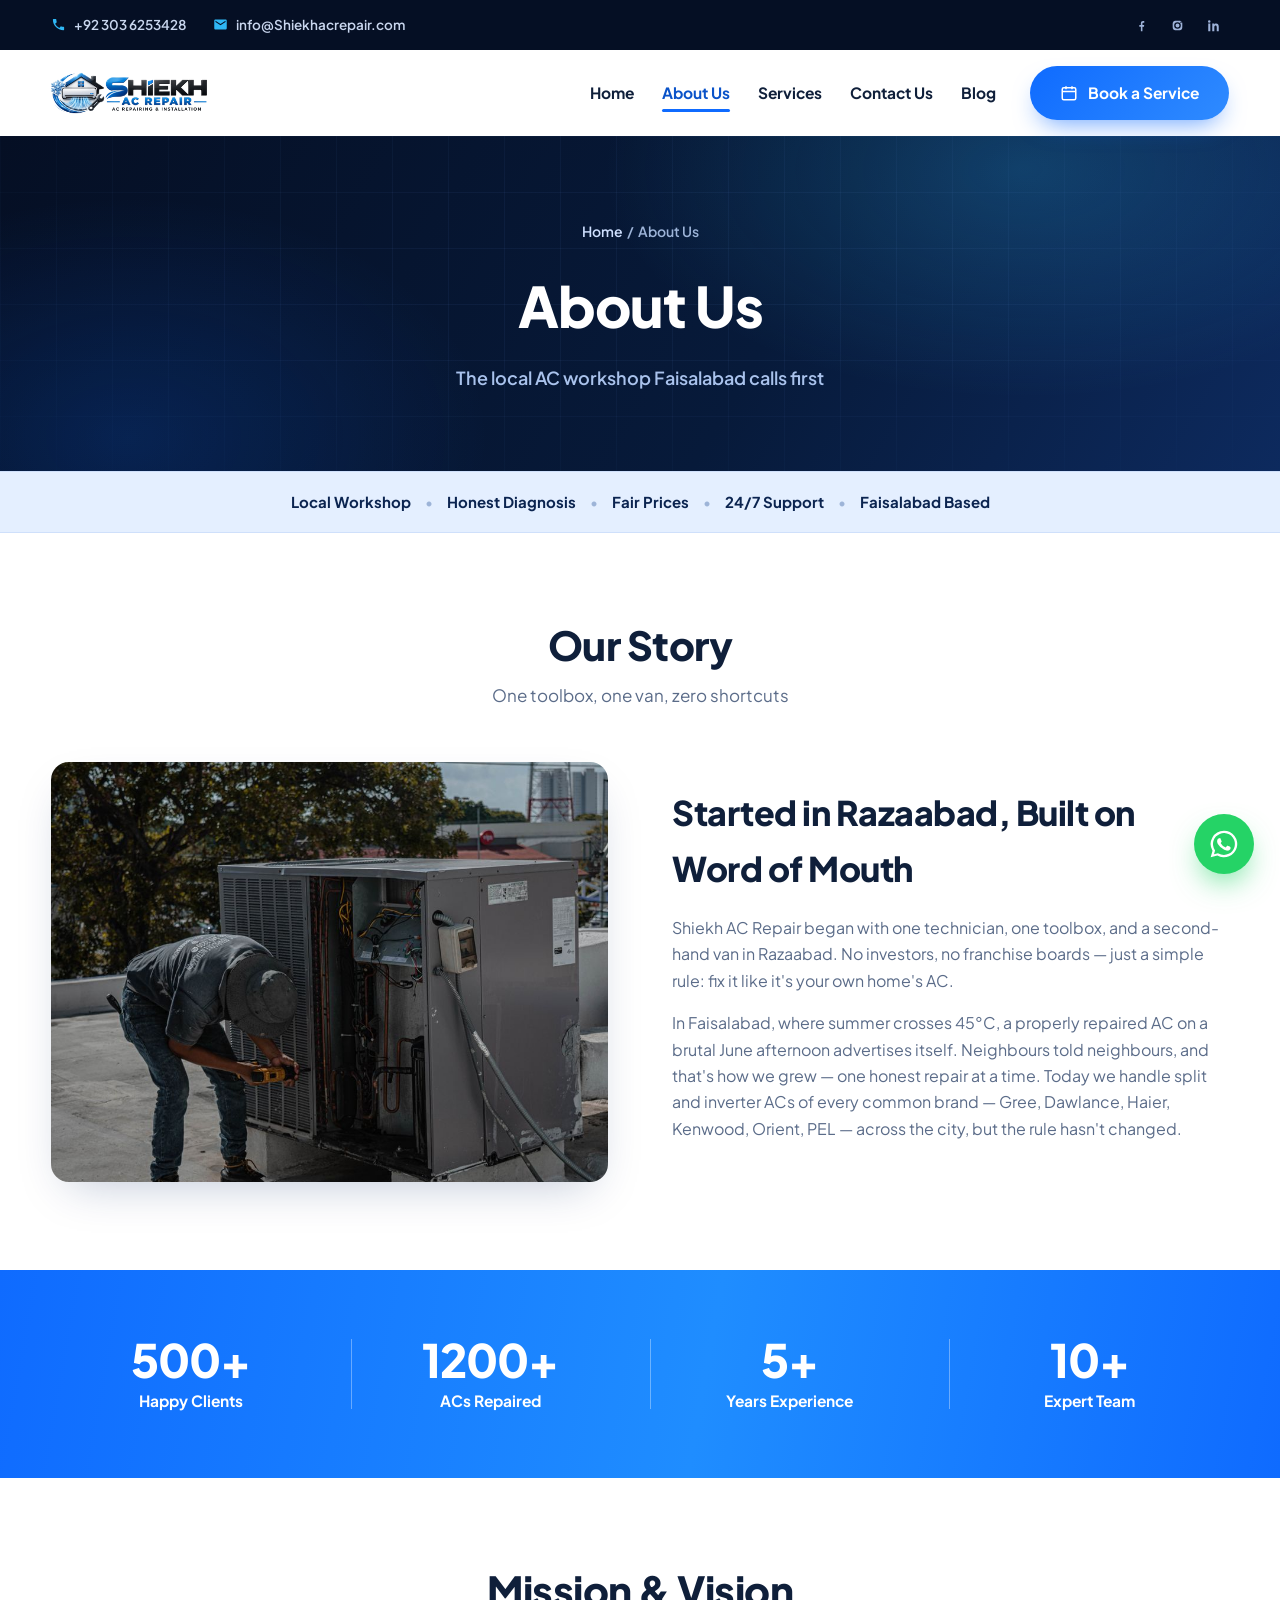
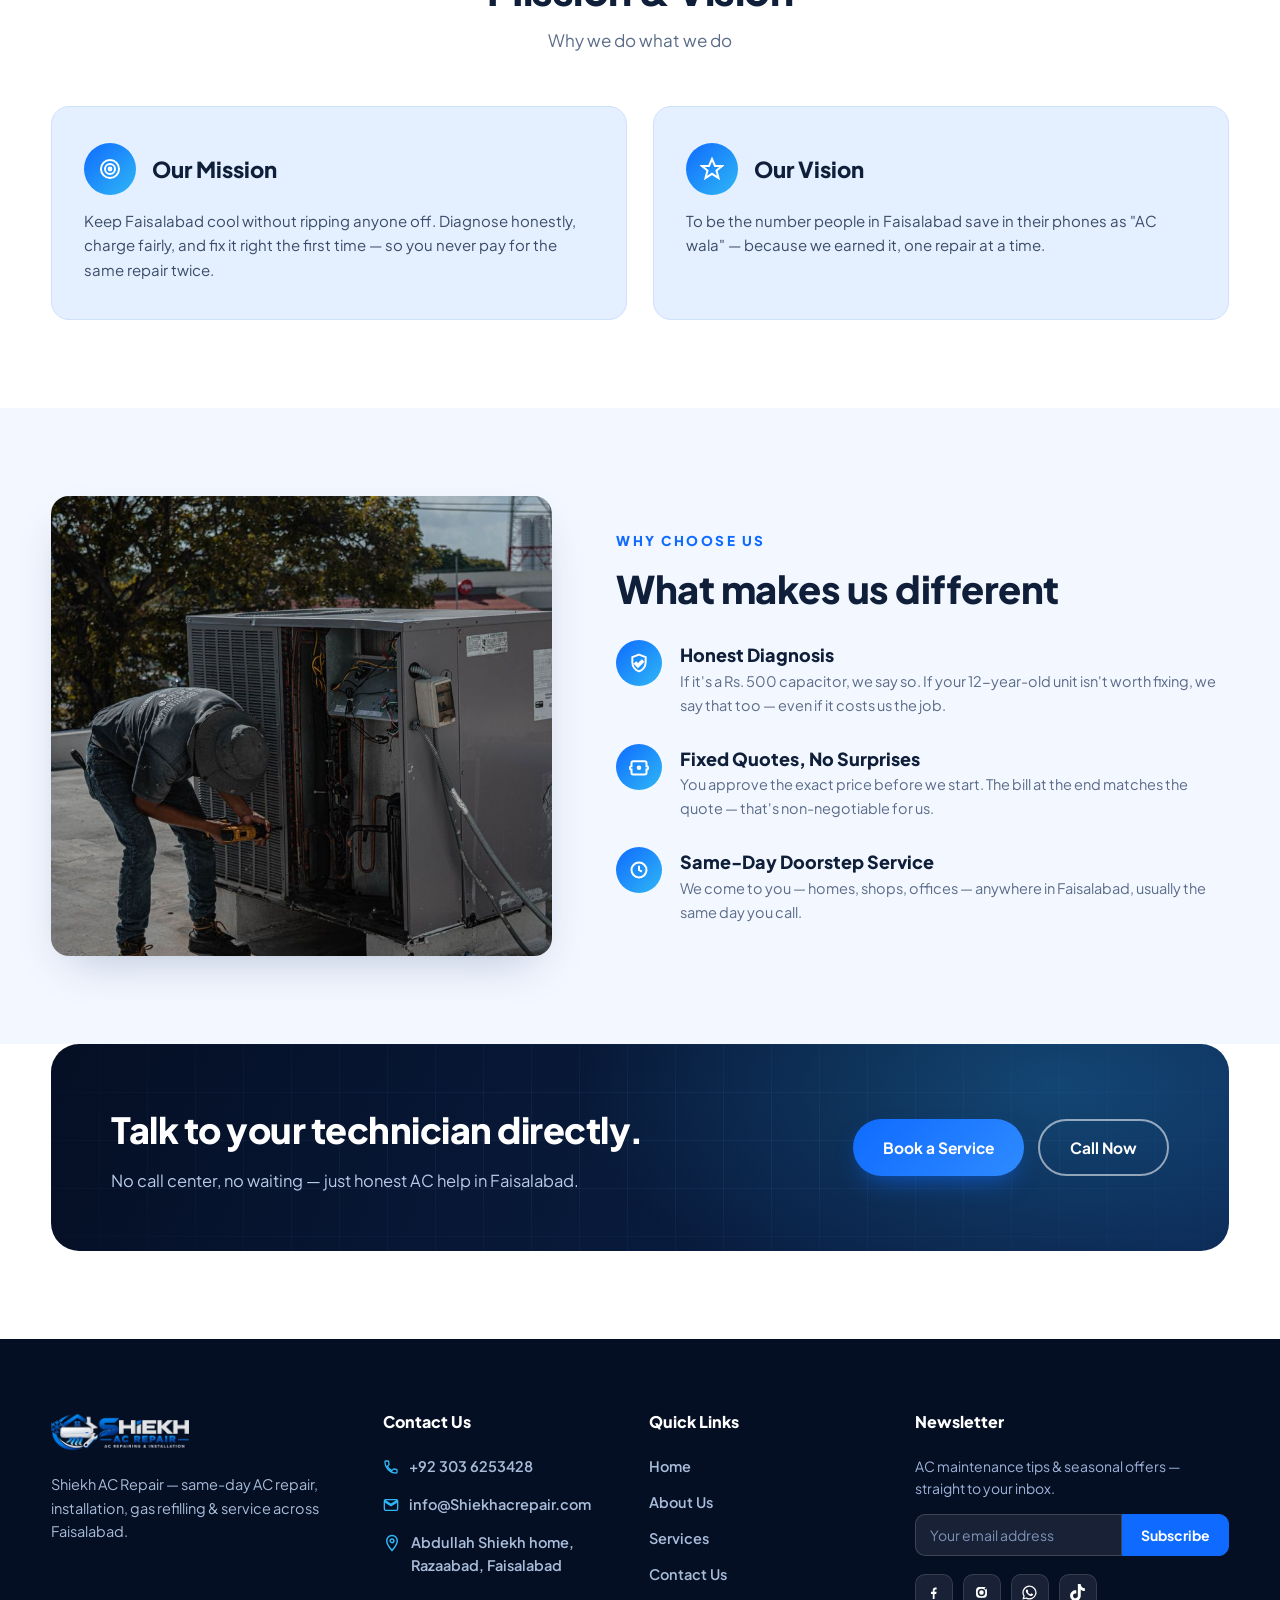
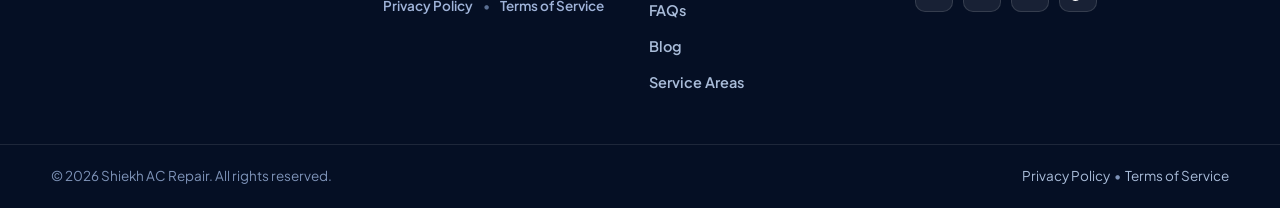
<file: about.html>
<!DOCTYPE html>
<html lang="en">
<head>
  <meta charset="UTF-8">
  <meta name="viewport" content="width=device-width, initial-scale=1.0">
  <title>About Us – Trusted AC Repair Technicians in Faisalabad</title>
  <meta name="description" content="Shiekh AC Repair is a local AC workshop in Razaabad, Faisalabad — 5+ years of honest AC repair, installation, gas refilling & service. Meet your technicians.">
  <meta property="og:title" content="About Us – Shiekh AC Repair, Faisalabad">
  <meta property="og:description" content="A local AC workshop in Razaabad, Faisalabad. Honest diagnosis, fair prices, same-day AC repair & installation.">
  <meta property="og:type" content="website">
  <link rel="icon" type="image/png" href="assets/logo/favicon.png">
  <link rel="preconnect" href="https://fonts.googleapis.com">
  <link rel="preconnect" href="https://fonts.gstatic.com" crossorigin>
  <link href="https://fonts.googleapis.com/css2?family=Plus+Jakarta+Sans:wght@400;500;600;700;800&display=swap" rel="stylesheet">
  <link rel="stylesheet" href="assets/css/style.css">
</head>
<body>

<div class="topbar">
  <div class="container topbar-inner">
    <div class="topbar-contact">
      <a href="tel:+923036253428">
        <svg viewBox="0 0 24 24"><path d="M6.6 10.8c1.4 2.8 3.8 5.2 6.6 6.6l2.2-2.2c.3-.3.7-.4 1-.2 1.1.4 2.3.6 3.6.6.6 0 1 .4 1 1V20c0 .6-.4 1-1 1C10.6 21 3 13.4 3 4c0-.6.4-1 1-1h3.5c.6 0 1 .4 1 1 0 1.2.2 2.4.6 3.6.1.3 0 .7-.2 1l-2.3 2.2z"/></svg>
        +92 303 6253428
      </a>
      <a href="mailto:info@Shiekhacrepair.com">
        <svg viewBox="0 0 24 24"><path d="M20 4H4c-1.1 0-2 .9-2 2v12c0 1.1.9 2 2 2h16c1.1 0 2-.9 2-2V6c0-1.1-.9-2-2-2zm0 4l-8 5-8-5V6l8 5 8-5v2z"/></svg>
        info@Shiekhacrepair.com
      </a>
    </div>
    <div class="topbar-social">
      <a href="#" aria-label="Facebook"><svg viewBox="0 0 24 24"><path d="M13.5 21v-7h2.4l.4-3h-2.8V9.1c0-.9.3-1.5 1.6-1.5h1.3V4.9c-.3 0-1.1-.1-2-.1-2 0-3.4 1.2-3.4 3.5V11H8.5v3H11v7h2.5z"/></svg></a>
      <a href="#" aria-label="Instagram"><svg viewBox="0 0 24 24"><path d="M12 8.8A3.2 3.2 0 1 0 12 15.2 3.2 3.2 0 0 0 12 8.8zm0-2.1a5.3 5.3 0 1 1 0 10.6 5.3 5.3 0 0 1 0-10.6zm6.8-.1a1.2 1.2 0 1 1-2.4 0 1.2 1.2 0 0 1 2.4 0zM12 4.2c-2.5 0-2.8 0-3.8.1-1 .1-1.9.4-2.6 1.2-.7.7-1.1 1.6-1.2 2.6-.1 1-.1 1.3-.1 3.8s0 2.8.1 3.8c.1 1 .4 1.9 1.2 2.6.7.7 1.6 1.1 2.6 1.2 1 .1 1.3.1 3.8.1s2.8 0 3.8-.1c1-.1 1.9-.4 2.6-1.2.7-.7 1.1-1.6 1.2-2.6.1-1 .1-1.3.1-3.8s0-2.8-.1-3.8c-.1-1-.4-1.9-1.2-2.6-.7-.7-1.6-1.1-2.6-1.2-1-.1-1.3-.1-3.8-.1z"/></svg></a>
      <a href="#" aria-label="LinkedIn"><svg viewBox="0 0 24 24"><path d="M6.9 8.6H3.6V21h3.3V8.6zM5.2 3.5a2 2 0 1 0 0 4 2 2 0 0 0 0-4zM20.4 13.4c0-3.2-1.7-4.7-4-4.7-1.8 0-2.7 1-3.1 1.7V8.6h-3.3V21h3.3v-6.6c0-1.6.8-2.5 2-2.5s1.9.9 1.9 2.5V21h3.2v-7.6z"/></svg></a>
    </div>
  </div>
</div>

<header class="site-header">
  <div class="container header-inner">
    <a class="brand" href="index.html" aria-label="Shiekh AC Repair — home">
      <img src="assets/logo/logo-header.png" alt="Shiekh AC Repair — AC Repairing & Installation">
    </a>
    <nav class="main-nav" id="mainNav" aria-label="Main navigation">
      <a class="nav-link" href="index.html">Home</a>
      <a class="nav-link active" href="about.html">About Us</a>
      <a class="nav-link" href="services.html">Services</a>
      <a class="nav-link" href="contact.html">Contact Us</a>
      <a class="nav-link" href="blog.html">Blog</a>
      <a class="btn btn-primary nav-cta" href="contact.html">
        <svg viewBox="0 0 24 24" fill="none" stroke="currentColor" stroke-width="2"><rect x="3" y="5" width="18" height="16" rx="2"/><path d="M8 3v4M16 3v4M3 10h18"/></svg>
        Book a Service
      </a>
    </nav>
    <button class="nav-toggle" id="navToggle" aria-label="Open menu"><span></span><span></span><span></span></button>
  </div>
</header>

<!-- ======= Page hero ======= -->
<section class="page-hero">
  <div class="container page-hero-inner">
    <p class="breadcrumb"><a href="index.html">Home</a> &nbsp;/&nbsp; About Us</p>
    <h1>About Us</h1>
    <p class="page-hero-sub">The local AC workshop Faisalabad calls first</p>
  </div>
</section>

<div class="trust-strip">
  <div class="container trust-inner">
    Local Workshop <span class="trust-dot">•</span> Honest Diagnosis <span class="trust-dot">•</span> Fair Prices <span class="trust-dot">•</span> 24/7 Support <span class="trust-dot">•</span> Faisalabad Based
  </div>
</div>

<!-- ======= Our story ======= -->
<section class="section">
  <div class="container">
    <div class="section-head reveal">
      <h2>Our Story</h2>
      <p>One toolbox, one van, zero shortcuts</p>
    </div>
    <div class="story-grid">
      <div class="story-media reveal">
        <img src="assets/img/about-tech.jpg" alt="Shiekh AC Repair technician at work in Faisalabad">
      </div>
      <div class="story-copy reveal">
        <h3>Started in Razaabad, Built on Word of Mouth</h3>
        <p>Shiekh AC Repair began with one technician, one toolbox, and a second-hand van in Razaabad. No investors, no franchise boards — just a simple rule: fix it like it's your own home's AC.</p>
        <p>In Faisalabad, where summer crosses 45°C, a properly repaired AC on a brutal June afternoon advertises itself. Neighbours told neighbours, and that's how we grew — one honest repair at a time. Today we handle split and inverter ACs of every common brand — Gree, Dawlance, Haier, Kenwood, Orient, PEL — across the city, but the rule hasn't changed.</p>
      </div>
    </div>
  </div>
</section>

<!-- ======= Stats ======= -->
<!-- PLACEHOLDER: replace these numbers with your real business stats before publishing -->
<section class="stats-band">
  <div class="container stats-grid">
    <div class="stat reveal"><div class="stat-num">500+</div><div class="stat-label">Happy Clients</div></div>
    <div class="stat reveal"><div class="stat-num">1200+</div><div class="stat-label">ACs Repaired</div></div>
    <div class="stat reveal"><div class="stat-num">5+</div><div class="stat-label">Years Experience</div></div>
    <div class="stat reveal"><div class="stat-num">10+</div><div class="stat-label">Expert Team</div></div>
  </div>
</section>

<!-- ======= Mission & Vision ======= -->
<section class="section">
  <div class="container">
    <div class="section-head reveal">
      <h2>Mission &amp; Vision</h2>
      <p>Why we do what we do</p>
    </div>
    <div class="mv-grid">
      <div class="mv-card reveal">
        <div class="mv-head">
          <div class="mv-icon"><svg viewBox="0 0 24 24"><circle cx="12" cy="12" r="9"/><circle cx="12" cy="12" r="5"/><circle cx="12" cy="12" r="1.4" fill="#fff"/></svg></div>
          <h3>Our Mission</h3>
        </div>
        <p>Keep Faisalabad cool without ripping anyone off. Diagnose honestly, charge fairly, and fix it right the first time — so you never pay for the same repair twice.</p>
      </div>
      <div class="mv-card reveal">
        <div class="mv-head">
          <div class="mv-icon"><svg viewBox="0 0 24 24"><path d="M12 2l3 7h7l-5.5 4.5L18.5 21 12 16.8 5.5 21l2-7.5L2 9h7l3-7z"/></svg></div>
          <h3>Our Vision</h3>
        </div>
        <p>To be the number people in Faisalabad save in their phones as "AC wala" — because we earned it, one repair at a time.</p>
      </div>
    </div>
  </div>
</section>

<!-- ======= Why choose us ======= -->
<section class="section section-ice" style="padding-top:0">
  <div class="container" style="padding-top:88px">
    <div class="why-grid">
      <div class="why-media reveal">
        <img src="assets/img/why-choose.jpg" alt="AC technician mounting an indoor unit in Faisalabad">
      </div>
      <div class="reveal">
        <span class="eyebrow">Why Choose Us</span>
        <h2 style="font-size:clamp(28px,3.2vw,38px);font-weight:800;letter-spacing:-.5px;line-height:1.25">What makes us different</h2>
        <div class="why-list">
          <div class="why-item">
            <div class="tick"><svg viewBox="0 0 24 24"><path d="M12 2l8 3v6c0 5-3.4 9.4-8 11-4.6-1.6-8-6-8-11V5l8-3zm-1.2 14.5l6-6-1.4-1.4-4.6 4.6-2.2-2.2-1.4 1.4 3.6 3.6z"/></svg></div>
            <div><h4>Honest Diagnosis</h4><p>If it's a Rs. 500 capacitor, we say so. If your 12-year-old unit isn't worth fixing, we say that too — even if it costs us the job.</p></div>
          </div>
          <div class="why-item">
            <div class="tick"><svg viewBox="0 0 24 24"><path d="M21 11V7a2 2 0 0 0-2-2H5a2 2 0 0 0-2 2v4a2 2 0 0 0 0 4v4a2 2 0 0 0 2 2h14a2 2 0 0 0 2-2v-4a2 2 0 0 0 0-4zm-9 3.5A1.5 1.5 0 1 1 13.5 13 1.5 1.5 0 0 1 12 14.5z"/></svg></div>
            <div><h4>Fixed Quotes, No Surprises</h4><p>You approve the exact price before we start. The bill at the end matches the quote — that's non-negotiable for us.</p></div>
          </div>
          <div class="why-item">
            <div class="tick"><svg viewBox="0 0 24 24"><circle cx="12" cy="12" r="9"/><path d="M12 7v5l3.5 2"/></svg></div>
            <div><h4>Same-Day Doorstep Service</h4><p>We come to you — homes, shops, offices — anywhere in Faisalabad, usually the same day you call.</p></div>
          </div>
        </div>
      </div>
    </div>
  </div>
</section>

<!-- ======= CTA ======= -->
<section class="section" style="padding-top:0">
  <div class="container">
    <div class="cta-band reveal">
      <div class="cta-inner">
        <div>
          <h2>Talk to your technician directly.</h2>
          <p>No call center, no waiting — just honest AC help in Faisalabad.</p>
        </div>
        <div class="cta-actions">
          <a class="btn btn-primary" href="contact.html">Book a Service</a>
          <a class="btn btn-outline" href="tel:+923036253428">Call Now</a>
        </div>
      </div>
    </div>
  </div>
</section>

<!-- ======= Footer ======= -->
<footer class="site-footer">
  <div class="container footer-grid">
    <div class="footer-brand">
      <img src="assets/logo/logo-footer.png" alt="Shiekh AC Repair">
      <p>Shiekh AC Repair — same-day AC repair, installation, gas refilling &amp; service across Faisalabad.</p>
    </div>
    <div>
      <h4>Contact Us</h4>
      <div class="footer-contact">
        <a href="tel:+923036253428"><svg viewBox="0 0 24 24"><path d="M6.6 10.8c1.4 2.8 3.8 5.2 6.6 6.6l2.2-2.2c.3-.3.7-.4 1-.2 1.1.4 2.3.6 3.6.6.6 0 1 .4 1 1V20c0 .6-.4 1-1 1C10.6 21 3 13.4 3 4c0-.6.4-1 1-1h3.5c.6 0 1 .4 1 1 0 1.2.2 2.4.6 3.6.1.3 0 .7-.2 1l-2.3 2.2z"/></svg>+92 303 6253428</a>
        <a href="mailto:info@Shiekhacrepair.com"><svg viewBox="0 0 24 24"><path d="M20 4H4c-1.1 0-2 .9-2 2v12c0 1.1.9 2 2 2h16c1.1 0 2-.9 2-2V6c0-1.1-.9-2-2-2zm0 4l-8 5-8-5V6l8 5 8-5v2z"/></svg>info@Shiekhacrepair.com</a>
        <span class="footer-addr-line"><svg viewBox="0 0 24 24"><path d="M12 2C8.1 2 5 5.1 5 9c0 5.2 7 13 7 13s7-7.8 7-13c0-3.9-3.1-7-7-7zm0 9.5A2.5 2.5 0 1 1 12 6.5a2.5 2.5 0 0 1 0 5z"/></svg><span>Abdullah Shiekh home,<br>Razaabad, Faisalabad</span></span>
        <span class="footer-legal"><a href="privacy.html">Privacy Policy</a><span class="dot">•</span><a href="terms.html">Terms of Service</a></span>
      </div>
    </div>
    <div>
      <h4>Quick Links</h4>
      <div class="footer-links">
        <a href="index.html">Home</a>
        <a href="about.html">About Us</a>
        <a href="services.html">Services</a>
        <a href="contact.html">Contact Us</a>
        <a href="faqs.html">FAQs</a>
        <a href="blog.html">Blog</a>
        <a href="service-areas.html">Service Areas</a>
      </div>
    </div>
    <div>
      <h4>Newsletter</h4>
      <p class="footer-news-text">AC maintenance tips &amp; seasonal offers — straight to your inbox.</p>
      <form class="footer-news-form" action="https://formsubmit.co/info@Shiekhacrepair.com" method="POST">
        <input type="hidden" name="_subject" value="New newsletter signup — Shiekh AC Repair">
        <input type="hidden" name="_captcha" value="false">
        <input type="email" name="email" placeholder="Your email address" required aria-label="Email address">
        <button type="submit">Subscribe</button>
      </form>
      <div class="footer-social">
        <a href="https://facebook.com/abdullahsheikh1" target="_blank" rel="noopener" aria-label="Facebook"><svg viewBox="0 0 24 24"><path d="M13.5 21v-7h2.4l.4-3h-2.8V9.1c0-.9.3-1.5 1.6-1.5h1.3V4.9c-.3 0-1.1-.1-2-.1-2 0-3.4 1.2-3.4 3.5V11H8.5v3H11v7h2.5z"/></svg></a>
        <a href="https://www.instagram.com/ab_shiekh_/" target="_blank" rel="noopener" aria-label="Instagram"><svg viewBox="0 0 24 24"><path d="M12 8.8A3.2 3.2 0 1 0 12 15.2 3.2 3.2 0 0 0 12 8.8zm0-2.1a5.3 5.3 0 1 1 0 10.6 5.3 5.3 0 0 1 0-10.6zm6.8-.1a1.2 1.2 0 1 1-2.4 0 1.2 1.2 0 0 1 2.4 0zM12 4.2c-2.5 0-2.8 0-3.8.1-1 .1-1.9.4-2.6 1.2-.7.7-1.1 1.6-1.2 2.6-.1 1-.1 1.3-.1 3.8s0 2.8.1 3.8c.1 1 .4 1.9 1.2 2.6.7.7 1.6 1.1 2.6 1.2 1 .1 1.3.1 3.8.1s2.8 0 3.8-.1c1-.1 1.9-.4 2.6-1.2.7-.7 1.1-1.6 1.2-2.6.1-1 .1-1.3.1-3.8s0-2.8-.1-3.8c-.1-1-.4-1.9-1.2-2.6-.7-.7-1.6-1.1-2.6-1.2-1-.1-1.3-.1-3.8-.1z"/></svg></a>
        <a href="https://wa.me/923036253428" target="_blank" rel="noopener" aria-label="WhatsApp"><svg viewBox="0 0 24 24"><path d="M12 2a10 10 0 0 0-8.6 15.1L2 22l5-1.3A10 10 0 1 0 12 2zm0 18.2a8.2 8.2 0 0 1-4.2-1.1l-.3-.2-3 .8.8-2.9-.2-.3A8.2 8.2 0 1 1 12 20.2zm4.6-6.1c-.3-.1-1.5-.7-1.7-.8-.2-.1-.4-.1-.6.1-.2.3-.6.8-.8 1-.1.2-.3.2-.5.1a6.7 6.7 0 0 1-3.3-2.9c-.3-.4 0-.5.1-.7l.4-.5c.1-.2.1-.3 0-.5l-.8-1.9c-.2-.5-.4-.4-.6-.4h-.5c-.2 0-.5.2-.7.5-.9.9-1.1 2.2-.2 3.9a11.6 11.6 0 0 0 4.5 4.2c1.7.8 2.4.9 3.2.7.5-.1 1.5-.6 1.7-1.2.2-.6.2-1.1.1-1.2 0-.1-.2-.2-.5-.3z"/></svg></a>
        <a href="https://www.tiktok.com/@ab_shiekh" target="_blank" rel="noopener" aria-label="TikTok"><svg viewBox="0 0 24 24"><path d="M12.525.02c1.31-.02 2.61-.01 3.91-.02.08 1.53.63 3.09 1.75 4.17 1.12 1.11 2.7 1.62 4.24 1.79v4.03c-1.44-.05-2.89-.35-4.2-.97-.57-.26-1.1-.59-1.62-.93-.01 2.92.01 5.84-.02 8.75-.08 1.4-.54 2.79-1.35 3.94-1.31 1.92-3.58 3.17-5.91 3.21-1.43.08-2.86-.31-4.08-1.03-2.02-1.19-3.44-3.37-3.65-5.71-.02-.5-.03-1-.01-1.49.18-1.9 1.12-3.72 2.58-4.96 1.66-1.44 3.98-2.13 6.15-1.72.02 1.48-.04 2.96-.04 4.44-.99-.32-2.15-.23-3.02.37-.63.41-1.11 1.04-1.36 1.75-.21.51-.15 1.07-.14 1.61.24 1.64 1.82 3.02 3.5 2.87 1.12-.01 2.19-.66 2.77-1.61.19-.33.4-.67.41-1.06.1-1.79.06-3.57.07-5.36.01-4.03-.01-8.05.02-12.07z"/></svg></a>
      </div>
    </div>
  </div>
  <div class="footer-bottom">
    <div class="container">
      <span>© <span id="year">2026</span> Shiekh AC Repair. All rights reserved.</span>
      <span><a href="privacy.html">Privacy Policy</a> &nbsp;•&nbsp; <a href="terms.html">Terms of Service</a></span>
    </div>
  </div>
  <a class="whatsapp-float" href="https://wa.me/923036253428?text=Hello%20Shiekh%20AC%20Repair%2C%20I%20need%20AC%20service." target="_blank" rel="noopener" aria-label="Chat on WhatsApp">
    <svg viewBox="0 0 24 24"><path d="M12 2a10 10 0 0 0-8.6 15.1L2 22l5-1.3A10 10 0 1 0 12 2zm0 18.2a8.2 8.2 0 0 1-4.2-1.1l-.3-.2-3 .8.8-2.9-.2-.3A8.2 8.2 0 1 1 12 20.2zm4.6-6.1c-.3-.1-1.5-.7-1.7-.8-.2-.1-.4-.1-.6.1-.2.3-.6.8-.8 1-.1.2-.3.2-.5.1a6.7 6.7 0 0 1-3.3-2.9c-.3-.4 0-.5.1-.7l.4-.5c.1-.2.1-.3 0-.5l-.8-1.9c-.2-.5-.4-.4-.6-.4h-.5c-.2 0-.5.2-.7.5-.9.9-1.1 2.2-.2 3.9a11.6 11.6 0 0 0 4.5 4.2c1.7.8 2.4.9 3.2.7.5-.1 1.5-.6 1.7-1.2.2-.6.2-1.1.1-1.2 0-.1-.2-.2-.5-.3z"/></svg>
  </a>
</footer>

<script src="assets/js/main.js"></script>
</body>
</html>
</file>
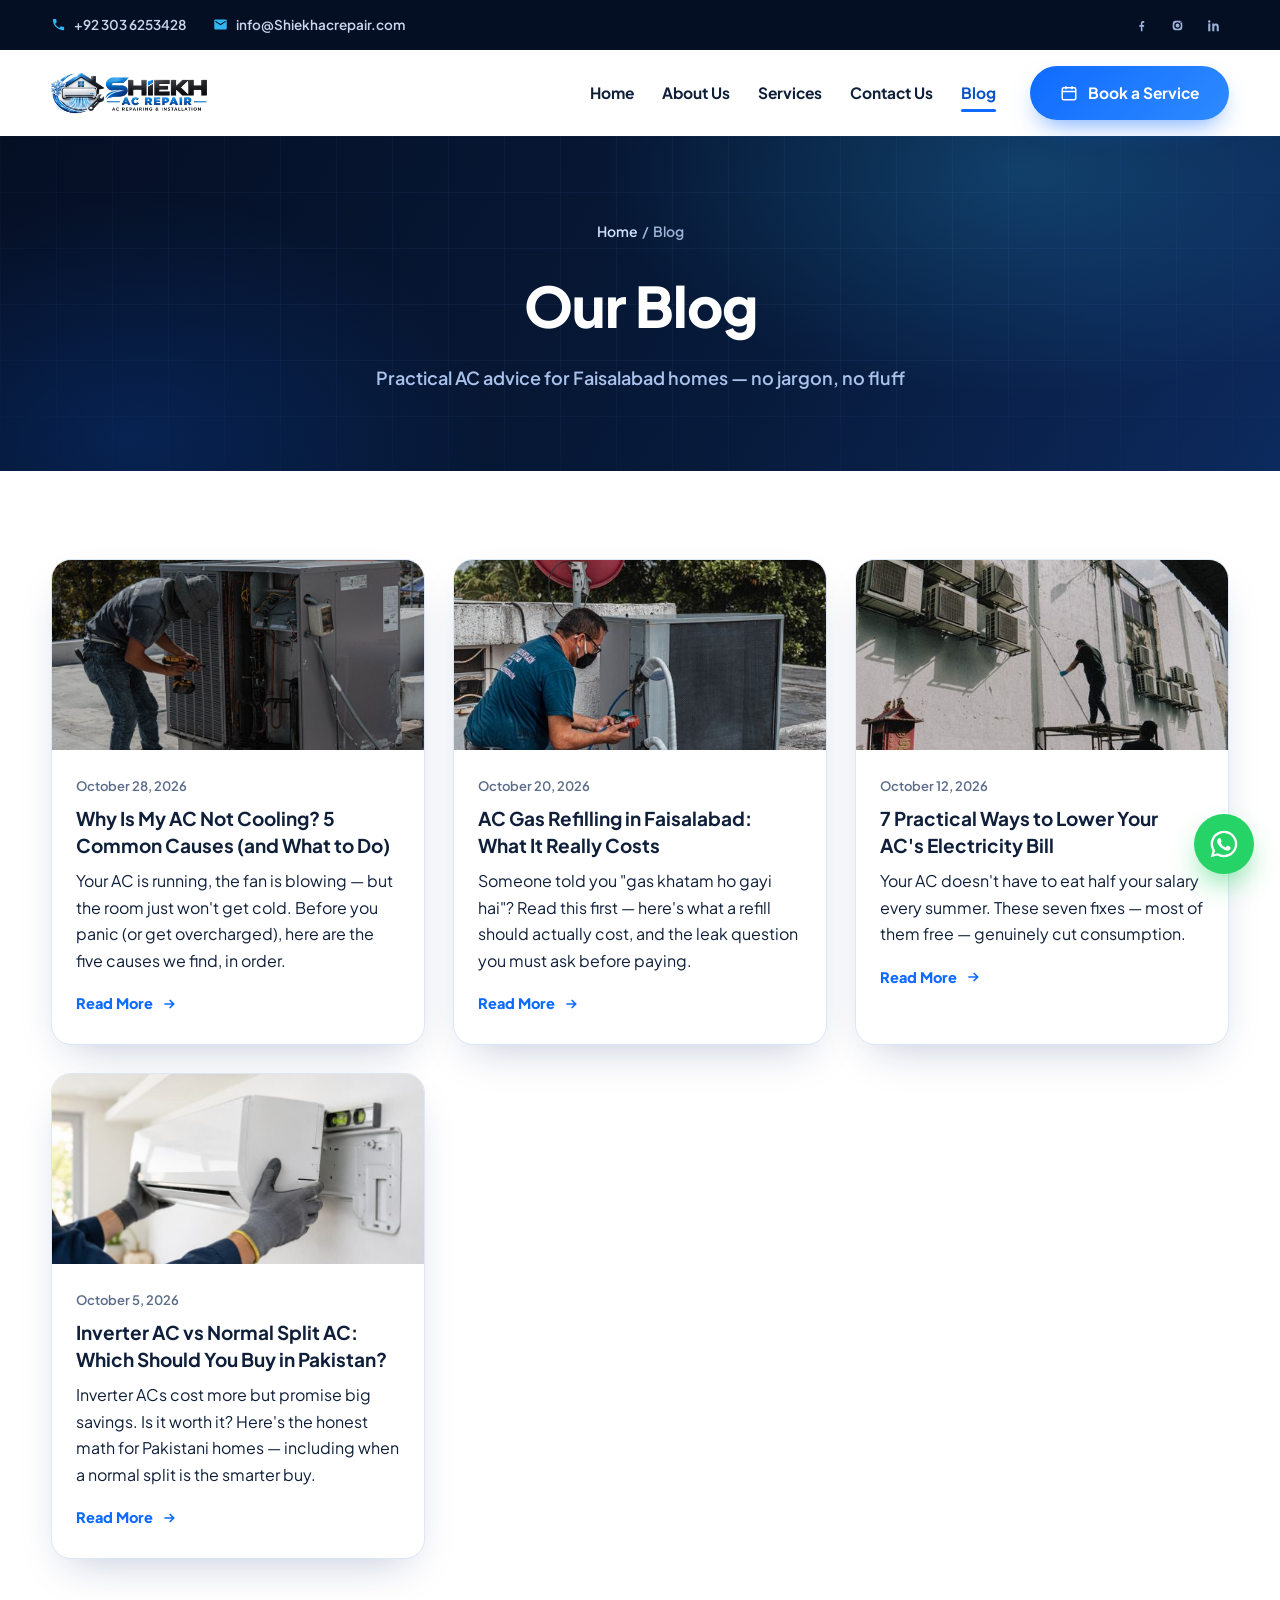
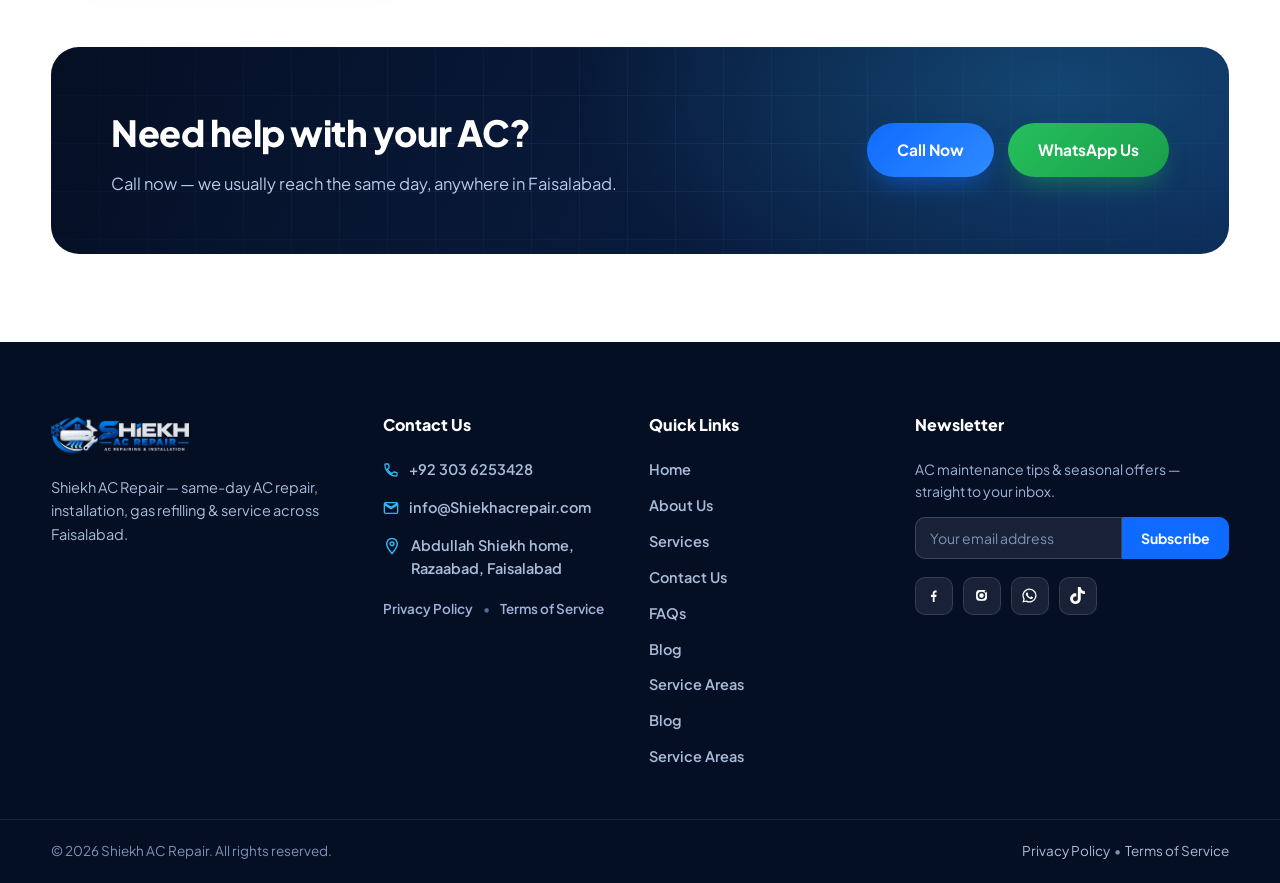
<file: blog.html>
<!DOCTYPE html>
<html lang="en">
<head>
  <meta charset="UTF-8">
  <meta name="viewport" content="width=device-width, initial-scale=1.0">
  <title>AC Tips & Guides Blog | Shiekh AC Repair Faisalabad</title>
  <meta name="description" content="Practical AC tips for Faisalabad: why your AC is not cooling, gas refilling costs, lowering electricity bills, inverter vs split AC buying guide.">
  <meta property="og:title" content="AC Tips & Guides Blog – Shiekh AC Repair">
  <meta property="og:description" content="Practical AC tips for Faisalabad: why your AC is not cooling, gas refilling costs, lowering electricity bills, inverter vs split AC buying guide.">
  <meta property="og:type" content="website">
  <link rel="icon" type="image/png" href="assets/logo/favicon.png">
  <link rel="preconnect" href="https://fonts.googleapis.com">
  <link rel="preconnect" href="https://fonts.gstatic.com" crossorigin>
  <link href="https://fonts.googleapis.com/css2?family=Plus+Jakarta+Sans:wght@400;500;600;700;800&display=swap" rel="stylesheet">
  <link rel="stylesheet" href="assets/css/style.css">
</head>
<body>

<!-- ======= Top bar ======= -->
<div class="topbar">
  <div class="container topbar-inner">
    <div class="topbar-contact">
      <a href="tel:+923036253428">
        <svg viewBox="0 0 24 24"><path d="M6.6 10.8c1.4 2.8 3.8 5.2 6.6 6.6l2.2-2.2c.3-.3.7-.4 1-.2 1.1.4 2.3.6 3.6.6.6 0 1 .4 1 1V20c0 .6-.4 1-1 1C10.6 21 3 13.4 3 4c0-.6.4-1 1-1h3.5c.6 0 1 .4 1 1 0 1.2.2 2.4.6 3.6.1.3 0 .7-.2 1l-2.3 2.2z"/></svg>
        +92 303 6253428
      </a>
      <a href="mailto:info@Shiekhacrepair.com">
        <svg viewBox="0 0 24 24"><path d="M20 4H4c-1.1 0-2 .9-2 2v12c0 1.1.9 2 2 2h16c1.1 0 2-.9 2-2V6c0-1.1-.9-2-2-2zm0 4l-8 5-8-5V6l8 5 8-5v2z"/></svg>
        info@Shiekhacrepair.com
      </a>
    </div>
    <div class="topbar-social">
      <a href="#" aria-label="Facebook"><svg viewBox="0 0 24 24"><path d="M13.5 21v-7h2.4l.4-3h-2.8V9.1c0-.9.3-1.5 1.6-1.5h1.3V4.9c-.3 0-1.1-.1-2-.1-2 0-3.4 1.2-3.4 3.5V11H8.5v3H11v7h2.5z"/></svg></a>
      <a href="#" aria-label="Instagram"><svg viewBox="0 0 24 24"><path d="M12 8.8A3.2 3.2 0 1 0 12 15.2 3.2 3.2 0 0 0 12 8.8zm0-2.1a5.3 5.3 0 1 1 0 10.6 5.3 5.3 0 0 1 0-10.6zm6.8-.1a1.2 1.2 0 1 1-2.4 0 1.2 1.2 0 0 1 2.4 0zM12 4.2c-2.5 0-2.8 0-3.8.1-1 .1-1.9.4-2.6 1.2-.7.7-1.1 1.6-1.2 2.6-.1 1-.1 1.3-.1 3.8s0 2.8.1 3.8c.1 1 .4 1.9 1.2 2.6.7.7 1.6 1.1 2.6 1.2 1 .1 1.3.1 3.8.1s2.8 0 3.8-.1c1-.1 1.9-.4 2.6-1.2.7-.7 1.1-1.6 1.2-2.6.1-1 .1-1.3.1-3.8s0-2.8-.1-3.8c-.1-1-.4-1.9-1.2-2.6-.7-.7-1.6-1.1-2.6-1.2-1-.1-1.3-.1-3.8-.1z"/></svg></a>
      <a href="#" aria-label="LinkedIn"><svg viewBox="0 0 24 24"><path d="M6.9 8.6H3.6V21h3.3V8.6zM5.2 3.5a2 2 0 1 0 0 4 2 2 0 0 0 0-4zM20.4 13.4c0-3.2-1.7-4.7-4-4.7-1.8 0-2.7 1-3.1 1.7V8.6h-3.3V21h3.3v-6.6c0-1.6.8-2.5 2-2.5s1.9.9 1.9 2.5V21h3.2v-7.6z"/></svg></a>
    </div>
  </div>
</div>

<!-- ======= Header ======= -->
<header class="site-header">
  <div class="container header-inner">
    <a class="brand" href="index.html" aria-label="Shiekh AC Repair — home">
      <img src="assets/logo/logo-header.png" alt="Shiekh AC Repair — AC Repairing & Installation">
    </a>
    <nav class="main-nav" id="mainNav" aria-label="Main navigation">
      <a class="nav-link" href="index.html">Home</a>
      <a class="nav-link" href="about.html">About Us</a>
      <a class="nav-link" href="services.html">Services</a>
      <a class="nav-link" href="contact.html">Contact Us</a>
      <a class="nav-link active" href="blog.html">Blog</a>
      <a class="btn btn-primary nav-cta" href="contact.html">
        <svg viewBox="0 0 24 24" fill="none" stroke="currentColor" stroke-width="2"><rect x="3" y="5" width="18" height="16" rx="2"/><path d="M8 3v4M16 3v4M3 10h18"/></svg>
        Book a Service
      </a>
    </nav>
    <button class="nav-toggle" id="navToggle" aria-label="Open menu"><span></span><span></span><span></span></button>
  </div>
</header>

<!-- ======= Page hero ======= -->
<section class="page-hero">
  <div class="container page-hero-inner">
    <p class="breadcrumb"><a href="index.html">Home</a> &nbsp;/&nbsp; Blog</p>
    <h1>Our Blog</h1>
    <p class="page-hero-sub">Practical AC advice for Faisalabad homes — no jargon, no fluff</p>
  </div>
</section>

<section class="section">
  <div class="container">
    <div class="blog-grid">
      <article class="blog-card reveal">
        <div class="card-media"><img src="assets/img/service-repair.jpg" alt="Technician diagnosing a split AC that is not cooling in Faisalabad"></div>
        <div class="card-body">
          <div class="blog-date">October 28, 2026</div>
          <h3><a href="blog/ac-not-cooling-causes.html">Why Is My AC Not Cooling? 5 Common Causes (and What to Do)</a></h3>
          <p>Your AC is running, the fan is blowing — but the room just won't get cold. Before you panic (or get overcharged), here are the five causes we find, in order.</p>
          <a class="card-link" href="blog/ac-not-cooling-causes.html">Read More <svg viewBox="0 0 24 24"><path d="M5 12h14M13 6l6 6-6 6"/></svg></a>
        </div>
      </article>
      <article class="blog-card reveal">
        <div class="card-media"><img src="assets/img/service-gas.jpg" alt="AC gas refilling with manifold gauges in Faisalabad"></div>
        <div class="card-body">
          <div class="blog-date">October 20, 2026</div>
          <h3><a href="blog/ac-gas-refilling-cost-faisalabad.html">AC Gas Refilling in Faisalabad: What It Really Costs</a></h3>
          <p>Someone told you "gas khatam ho gayi hai"? Read this first — here's what a refill should actually cost, and the leak question you must ask before paying.</p>
          <a class="card-link" href="blog/ac-gas-refilling-cost-faisalabad.html">Read More <svg viewBox="0 0 24 24"><path d="M5 12h14M13 6l6 6-6 6"/></svg></a>
        </div>
      </article>
      <article class="blog-card reveal">
        <div class="card-media"><img src="assets/img/service-clean.jpg" alt="AC deep cleaning service to reduce electricity bills in Faisalabad"></div>
        <div class="card-body">
          <div class="blog-date">October 12, 2026</div>
          <h3><a href="blog/reduce-ac-electricity-bill.html">7 Practical Ways to Lower Your AC's Electricity Bill</a></h3>
          <p>Your AC doesn't have to eat half your salary every summer. These seven fixes — most of them free — genuinely cut consumption.</p>
          <a class="card-link" href="blog/reduce-ac-electricity-bill.html">Read More <svg viewBox="0 0 24 24"><path d="M5 12h14M13 6l6 6-6 6"/></svg></a>
        </div>
      </article>
      <article class="blog-card reveal">
        <div class="card-media"><img src="assets/img/service-install.jpg" alt="Inverter AC installation in Faisalabad"></div>
        <div class="card-body">
          <div class="blog-date">October 5, 2026</div>
          <h3><a href="blog/inverter-vs-split-ac-pakistan.html">Inverter AC vs Normal Split AC: Which Should You Buy in Pakistan?</a></h3>
          <p>Inverter ACs cost more but promise big savings. Is it worth it? Here's the honest math for Pakistani homes — including when a normal split is the smarter buy.</p>
          <a class="card-link" href="blog/inverter-vs-split-ac-pakistan.html">Read More <svg viewBox="0 0 24 24"><path d="M5 12h14M13 6l6 6-6 6"/></svg></a>
        </div>
      </article>
    </div>
  </div>
</section>
<!-- ======= CTA ======= -->
<section class="section" style="padding-top:0">
  <div class="container">
    <div class="cta-band reveal">
      <div class="cta-inner">
        <div>
          <h2>Need help with your AC?</h2>
          <p>Call now — we usually reach the same day, anywhere in Faisalabad.</p>
        </div>
        <div class="cta-actions">
          <a class="btn btn-primary" href="tel:+923036253428">Call Now</a>
          <a class="btn btn-green" href="https://wa.me/923036253428?text=Hello%20Shiekh%20AC%20Repair%2C%20I%20need%20AC%20service." target="_blank" rel="noopener">WhatsApp Us</a>
        </div>
      </div>
    </div>
  </div>
</section>
<!-- ======= Footer ======= -->
<footer class="site-footer">
  <div class="container footer-grid">
    <div class="footer-brand">
      <img src="assets/logo/logo-footer.png" alt="Shiekh AC Repair">
      <p>Shiekh AC Repair — same-day AC repair, installation, gas refilling &amp; service across Faisalabad.</p>
    </div>
    <div>
      <h4>Contact Us</h4>
      <div class="footer-contact">
        <a href="tel:+923036253428"><svg viewBox="0 0 24 24"><path d="M6.6 10.8c1.4 2.8 3.8 5.2 6.6 6.6l2.2-2.2c.3-.3.7-.4 1-.2 1.1.4 2.3.6 3.6.6.6 0 1 .4 1 1V20c0 .6-.4 1-1 1C10.6 21 3 13.4 3 4c0-.6.4-1 1-1h3.5c.6 0 1 .4 1 1 0 1.2.2 2.4.6 3.6.1.3 0 .7-.2 1l-2.3 2.2z"/></svg>+92 303 6253428</a>
        <a href="mailto:info@Shiekhacrepair.com"><svg viewBox="0 0 24 24"><path d="M20 4H4c-1.1 0-2 .9-2 2v12c0 1.1.9 2 2 2h16c1.1 0 2-.9 2-2V6c0-1.1-.9-2-2-2zm0 4l-8 5-8-5V6l8 5 8-5v2z"/></svg>info@Shiekhacrepair.com</a>
        <span class="footer-addr-line"><svg viewBox="0 0 24 24"><path d="M12 2C8.1 2 5 5.1 5 9c0 5.2 7 13 7 13s7-7.8 7-13c0-3.9-3.1-7-7-7zm0 9.5A2.5 2.5 0 1 1 12 6.5a2.5 2.5 0 0 1 0 5z"/></svg><span>Abdullah Shiekh home,<br>Razaabad, Faisalabad</span></span>
        <span class="footer-legal"><a href="privacy.html">Privacy Policy</a><span class="dot">•</span><a href="terms.html">Terms of Service</a></span>
      </div>
    </div>
    <div>
      <h4>Quick Links</h4>
      <div class="footer-links">
        <a href="index.html">Home</a>
        <a href="about.html">About Us</a>
        <a href="services.html">Services</a>
        <a href="contact.html">Contact Us</a>
        <a href="faqs.html">FAQs</a>
        <a href="blog.html">Blog</a>
        <a href="service-areas.html">Service Areas</a>
        <a href="blog.html">Blog</a>
        <a href="service-areas.html">Service Areas</a>
      </div>
    </div>
    <div>
      <h4>Newsletter</h4>
      <p class="footer-news-text">AC maintenance tips &amp; seasonal offers — straight to your inbox.</p>
      <form class="footer-news-form" action="https://formsubmit.co/info@Shiekhacrepair.com" method="POST">
        <input type="hidden" name="_subject" value="New newsletter signup — Shiekh AC Repair">
        <input type="hidden" name="_captcha" value="false">
        <input type="email" name="email" placeholder="Your email address" required aria-label="Email address">
        <button type="submit">Subscribe</button>
      </form>
      <div class="footer-social">
        <a href="https://facebook.com/abdullahsheikh1" target="_blank" rel="noopener" aria-label="Facebook"><svg viewBox="0 0 24 24"><path d="M13.5 21v-7h2.4l.4-3h-2.8V9.1c0-.9.3-1.5 1.6-1.5h1.3V4.9c-.3 0-1.1-.1-2-.1-2 0-3.4 1.2-3.4 3.5V11H8.5v3H11v7h2.5z"/></svg></a>
        <a href="https://www.instagram.com/ab_shiekh_/" target="_blank" rel="noopener" aria-label="Instagram"><svg viewBox="0 0 24 24"><path d="M12 8.8A3.2 3.2 0 1 0 12 15.2 3.2 3.2 0 0 0 12 8.8zm0-2.1a5.3 5.3 0 1 1 0 10.6 5.3 5.3 0 0 1 0-10.6zm6.8-.1a1.2 1.2 0 1 1-2.4 0 1.2 1.2 0 0 1 2.4 0zM12 4.2c-2.5 0-2.8 0-3.8.1-1 .1-1.9.4-2.6 1.2-.7.7-1.1 1.6-1.2 2.6-.1 1-.1 1.3-.1 3.8s0 2.8.1 3.8c.1 1 .4 1.9 1.2 2.6.7.7 1.6 1.1 2.6 1.2 1 .1 1.3.1 3.8.1s2.8 0 3.8-.1c1-.1 1.9-.4 2.6-1.2.7-.7 1.1-1.6 1.2-2.6.1-1 .1-1.3.1-3.8s0-2.8-.1-3.8c-.1-1-.4-1.9-1.2-2.6-.7-.7-1.6-1.1-2.6-1.2-1-.1-1.3-.1-3.8-.1z"/></svg></a>
        <a href="https://wa.me/923036253428" target="_blank" rel="noopener" aria-label="WhatsApp"><svg viewBox="0 0 24 24"><path d="M12 2a10 10 0 0 0-8.6 15.1L2 22l5-1.3A10 10 0 1 0 12 2zm0 18.2a8.2 8.2 0 0 1-4.2-1.1l-.3-.2-3 .8.8-2.9-.2-.3A8.2 8.2 0 1 1 12 20.2zm4.6-6.1c-.3-.1-1.5-.7-1.7-.8-.2-.1-.4-.1-.6.1-.2.3-.6.8-.8 1-.1.2-.3.2-.5.1a6.7 6.7 0 0 1-3.3-2.9c-.3-.4 0-.5.1-.7l.4-.5c.1-.2.1-.3 0-.5l-.8-1.9c-.2-.5-.4-.4-.6-.4h-.5c-.2 0-.5.2-.7.5-.9.9-1.1 2.2-.2 3.9a11.6 11.6 0 0 0 4.5 4.2c1.7.8 2.4.9 3.2.7.5-.1 1.5-.6 1.7-1.2.2-.6.2-1.1.1-1.2 0-.1-.2-.2-.5-.3z"/></svg></a>
        <a href="https://www.tiktok.com/@ab_shiekh" target="_blank" rel="noopener" aria-label="TikTok"><svg viewBox="0 0 24 24"><path d="M12.525.02c1.31-.02 2.61-.01 3.91-.02.08 1.53.63 3.09 1.75 4.17 1.12 1.11 2.7 1.62 4.24 1.79v4.03c-1.44-.05-2.89-.35-4.2-.97-.57-.26-1.1-.59-1.62-.93-.01 2.92.01 5.84-.02 8.75-.08 1.4-.54 2.79-1.35 3.94-1.31 1.92-3.58 3.17-5.91 3.21-1.43.08-2.86-.31-4.08-1.03-2.02-1.19-3.44-3.37-3.65-5.71-.02-.5-.03-1-.01-1.49.18-1.9 1.12-3.72 2.58-4.96 1.66-1.44 3.98-2.13 6.15-1.72.02 1.48-.04 2.96-.04 4.44-.99-.32-2.15-.23-3.02.37-.63.41-1.11 1.04-1.36 1.75-.21.51-.15 1.07-.14 1.61.24 1.64 1.82 3.02 3.5 2.87 1.12-.01 2.19-.66 2.77-1.61.19-.33.4-.67.41-1.06.1-1.79.06-3.57.07-5.36.01-4.03-.01-8.05.02-12.07z"/></svg></a>
      </div>
    </div>
  </div>
  <div class="footer-bottom">
    <div class="container">
      <span>© <span id="year">2026</span> Shiekh AC Repair. All rights reserved.</span>
      <span><a href="privacy.html">Privacy Policy</a> &nbsp;•&nbsp; <a href="terms.html">Terms of Service</a></span>
    </div>
  </div>
  <a class="whatsapp-float" href="https://wa.me/923036253428?text=Hello%20Shiekh%20AC%20Repair%2C%20I%20need%20AC%20service." target="_blank" rel="noopener" aria-label="Chat on WhatsApp">
    <svg viewBox="0 0 24 24"><path d="M12 2a10 10 0 0 0-8.6 15.1L2 22l5-1.3A10 10 0 1 0 12 2zm0 18.2a8.2 8.2 0 0 1-4.2-1.1l-.3-.2-3 .8.8-2.9-.2-.3A8.2 8.2 0 1 1 12 20.2zm4.6-6.1c-.3-.1-1.5-.7-1.7-.8-.2-.1-.4-.1-.6.1-.2.3-.6.8-.8 1-.1.2-.3.2-.5.1a6.7 6.7 0 0 1-3.3-2.9c-.3-.4 0-.5.1-.7l.4-.5c.1-.2.1-.3 0-.5l-.8-1.9c-.2-.5-.4-.4-.6-.4h-.5c-.2 0-.5.2-.7.5-.9.9-1.1 2.2-.2 3.9a11.6 11.6 0 0 0 4.5 4.2c1.7.8 2.4.9 3.2.7.5-.1 1.5-.6 1.7-1.2.2-.6.2-1.1.1-1.2 0-.1-.2-.2-.5-.3z"/></svg>
  </a>
</footer>


<script src="assets/js/main.js"></script>
</body>
</html>
</file>
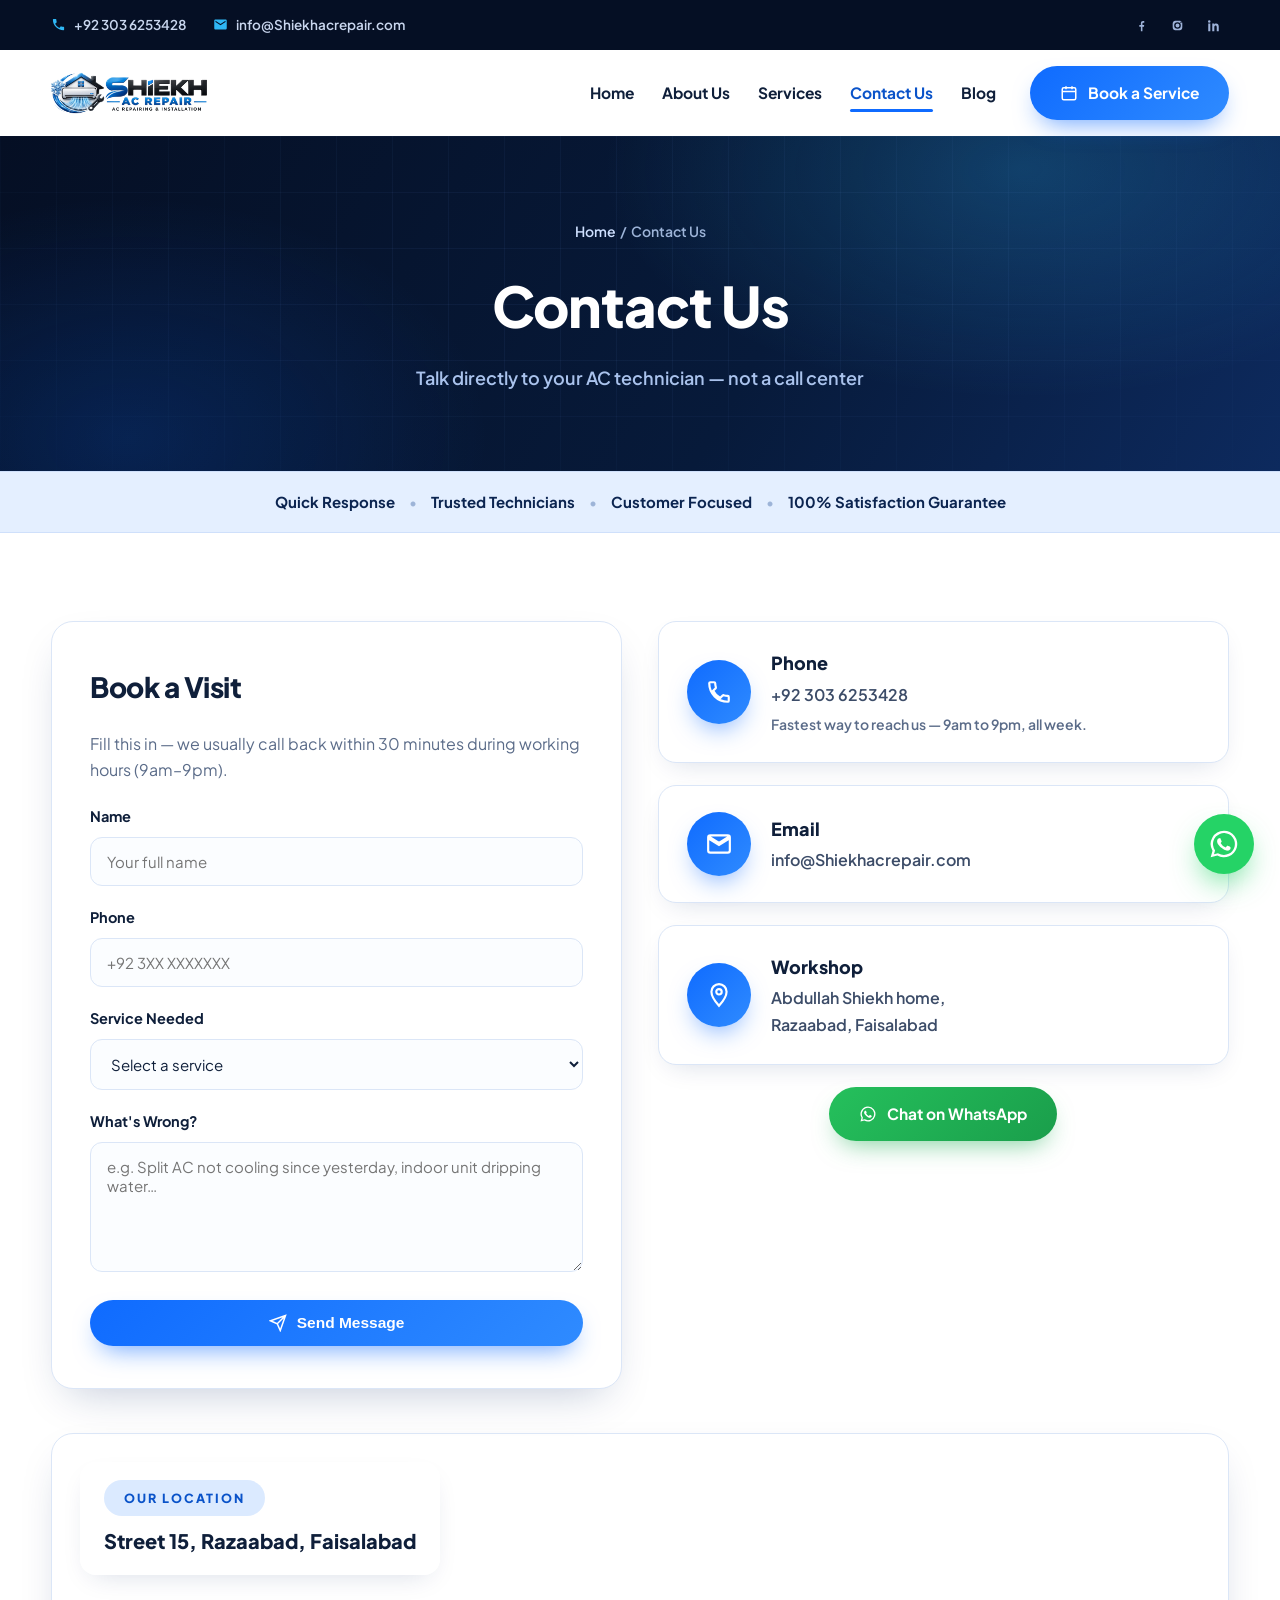
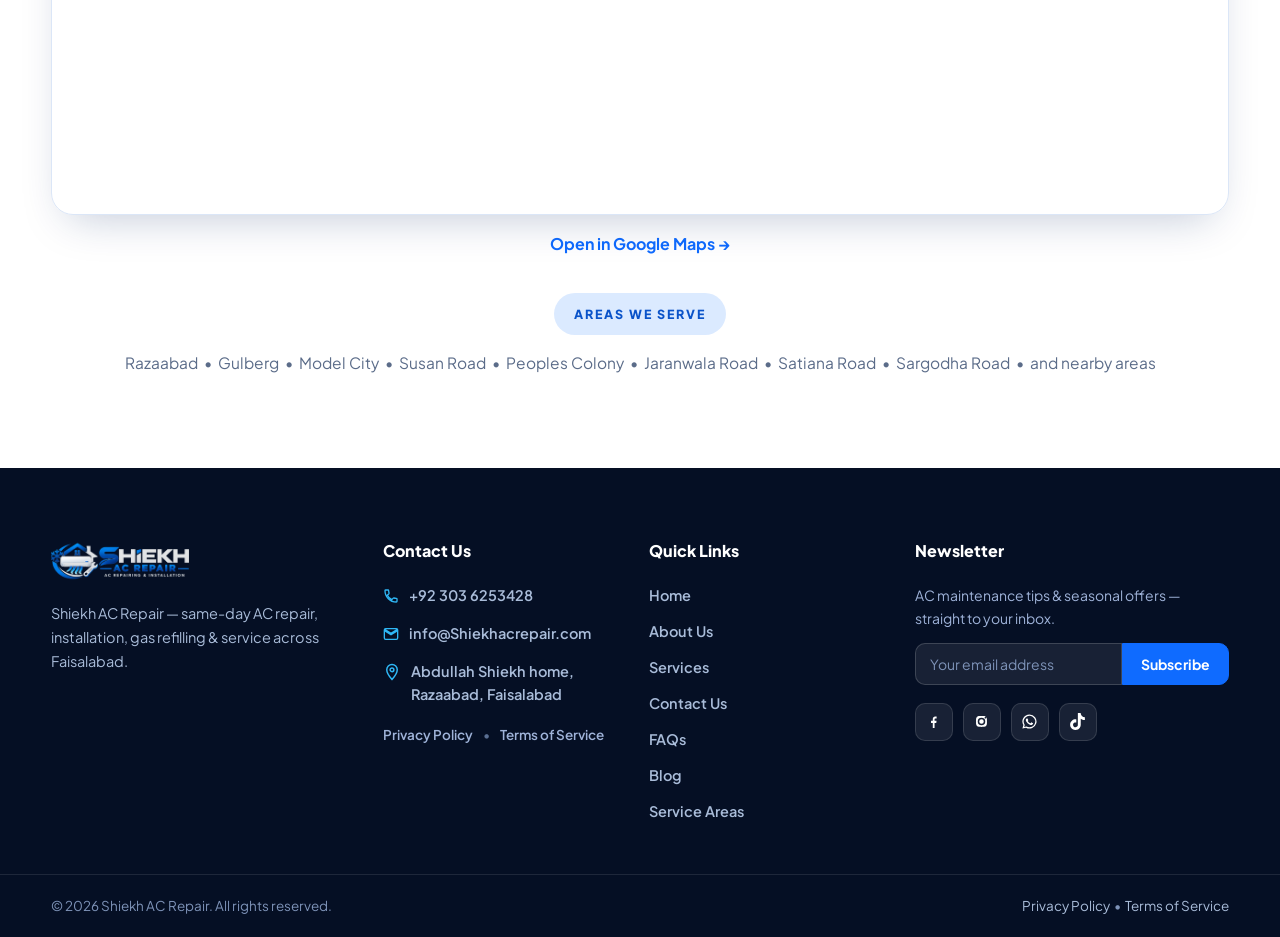
<file: contact.html>
<!DOCTYPE html>
<html lang="en">
<head>
  <meta charset="UTF-8">
  <meta name="viewport" content="width=device-width, initial-scale=1.0">
  <title>Contact Us – AC Technician in Faisalabad | Shiekh AC Repair</title>
  <meta name="description" content="Book an AC repair visit in Faisalabad. Call or WhatsApp +92 303 6253428 for same-day service in Razaabad, Gulberg, Model City, Susan Road & nearby areas.">
  <meta property="og:title" content="Contact Shiekh AC Repair – Faisalabad">
  <meta property="og:description" content="Same-day AC repair across Faisalabad. Call or WhatsApp +92 303 6253428.">
  <meta property="og:type" content="website">
  <link rel="icon" type="image/png" href="assets/logo/favicon.png">
  <link rel="preconnect" href="https://fonts.googleapis.com">
  <link rel="preconnect" href="https://fonts.gstatic.com" crossorigin>
  <link href="https://fonts.googleapis.com/css2?family=Plus+Jakarta+Sans:wght@400;500;600;700;800&display=swap" rel="stylesheet">
  <link rel="stylesheet" href="assets/css/style.css">
</head>
<body>

<div class="topbar">
  <div class="container topbar-inner">
    <div class="topbar-contact">
      <a href="tel:+923036253428">
        <svg viewBox="0 0 24 24"><path d="M6.6 10.8c1.4 2.8 3.8 5.2 6.6 6.6l2.2-2.2c.3-.3.7-.4 1-.2 1.1.4 2.3.6 3.6.6.6 0 1 .4 1 1V20c0 .6-.4 1-1 1C10.6 21 3 13.4 3 4c0-.6.4-1 1-1h3.5c.6 0 1 .4 1 1 0 1.2.2 2.4.6 3.6.1.3 0 .7-.2 1l-2.3 2.2z"/></svg>
        +92 303 6253428
      </a>
      <a href="mailto:info@Shiekhacrepair.com">
        <svg viewBox="0 0 24 24"><path d="M20 4H4c-1.1 0-2 .9-2 2v12c0 1.1.9 2 2 2h16c1.1 0 2-.9 2-2V6c0-1.1-.9-2-2-2zm0 4l-8 5-8-5V6l8 5 8-5v2z"/></svg>
        info@Shiekhacrepair.com
      </a>
    </div>
    <div class="topbar-social">
      <a href="#" aria-label="Facebook"><svg viewBox="0 0 24 24"><path d="M13.5 21v-7h2.4l.4-3h-2.8V9.1c0-.9.3-1.5 1.6-1.5h1.3V4.9c-.3 0-1.1-.1-2-.1-2 0-3.4 1.2-3.4 3.5V11H8.5v3H11v7h2.5z"/></svg></a>
      <a href="#" aria-label="Instagram"><svg viewBox="0 0 24 24"><path d="M12 8.8A3.2 3.2 0 1 0 12 15.2 3.2 3.2 0 0 0 12 8.8zm0-2.1a5.3 5.3 0 1 1 0 10.6 5.3 5.3 0 0 1 0-10.6zm6.8-.1a1.2 1.2 0 1 1-2.4 0 1.2 1.2 0 0 1 2.4 0zM12 4.2c-2.5 0-2.8 0-3.8.1-1 .1-1.9.4-2.6 1.2-.7.7-1.1 1.6-1.2 2.6-.1 1-.1 1.3-.1 3.8s0 2.8.1 3.8c.1 1 .4 1.9 1.2 2.6.7.7 1.6 1.1 2.6 1.2 1 .1 1.3.1 3.8.1s2.8 0 3.8-.1c1-.1 1.9-.4 2.6-1.2.7-.7 1.1-1.6 1.2-2.6.1-1 .1-1.3.1-3.8s0-2.8-.1-3.8c-.1-1-.4-1.9-1.2-2.6-.7-.7-1.6-1.1-2.6-1.2-1-.1-1.3-.1-3.8-.1z"/></svg></a>
      <a href="#" aria-label="LinkedIn"><svg viewBox="0 0 24 24"><path d="M6.9 8.6H3.6V21h3.3V8.6zM5.2 3.5a2 2 0 1 0 0 4 2 2 0 0 0 0-4zM20.4 13.4c0-3.2-1.7-4.7-4-4.7-1.8 0-2.7 1-3.1 1.7V8.6h-3.3V21h3.3v-6.6c0-1.6.8-2.5 2-2.5s1.9.9 1.9 2.5V21h3.2v-7.6z"/></svg></a>
    </div>
  </div>
</div>

<header class="site-header">
  <div class="container header-inner">
    <a class="brand" href="index.html" aria-label="Shiekh AC Repair — home">
      <img src="assets/logo/logo-header.png" alt="Shiekh AC Repair — AC Repairing & Installation">
    </a>
    <nav class="main-nav" id="mainNav" aria-label="Main navigation">
      <a class="nav-link" href="index.html">Home</a>
      <a class="nav-link" href="about.html">About Us</a>
      <a class="nav-link" href="services.html">Services</a>
      <a class="nav-link active" href="contact.html">Contact Us</a>
      <a class="nav-link" href="blog.html">Blog</a>
      <a class="btn btn-primary nav-cta" href="contact.html">
        <svg viewBox="0 0 24 24" fill="none" stroke="currentColor" stroke-width="2"><rect x="3" y="5" width="18" height="16" rx="2"/><path d="M8 3v4M16 3v4M3 10h18"/></svg>
        Book a Service
      </a>
    </nav>
    <button class="nav-toggle" id="navToggle" aria-label="Open menu"><span></span><span></span><span></span></button>
  </div>
</header>

<!-- ======= Page hero ======= -->
<section class="page-hero">
  <div class="container page-hero-inner">
    <p class="breadcrumb"><a href="index.html">Home</a> &nbsp;/&nbsp; Contact Us</p>
    <h1>Contact Us</h1>
    <p class="page-hero-sub">Talk directly to your AC technician — not a call center</p>
  </div>
</section>

<div class="trust-strip">
  <div class="container trust-inner">
    Quick Response <span class="trust-dot">•</span> Trusted Technicians <span class="trust-dot">•</span> Customer Focused <span class="trust-dot">•</span> 100% Satisfaction Guarantee
  </div>
</div>

<!-- ======= Contact body ======= -->
<section class="section">
  <div class="container">
    <div class="contact-grid">
      <div class="form-card reveal">
        <h2>Book a Visit</h2>
        <p style="color:var(--muted);margin:-6px 0 22px">Fill this in — we usually call back within 30 minutes during working hours (9am–9pm).</p>
        <!-- FormSubmit delivers messages straight to info@Shiekhacrepair.com (no backend needed).
             First submission triggers a one-time activation email — confirm it to start receiving messages. -->
        <form action="https://formsubmit.co/info@Shiekhacrepair.com" method="POST">
          <input type="hidden" name="_subject" value="New service request — Shiekh AC Repair website">
          <input type="hidden" name="_template" value="table">
          <input type="hidden" name="_captcha" value="false">
          <div class="field">
            <label for="cname">Name</label>
            <input id="cname" type="text" name="name" placeholder="Your full name" required>
          </div>
          <div class="field">
            <label for="cphone">Phone</label>
            <input id="cphone" type="tel" name="phone" placeholder="+92 3XX XXXXXXX" required>
          </div>
          <div class="field">
            <label for="cservice">Service Needed</label>
            <select id="cservice" name="service" required>
              <option value="" disabled selected>Select a service</option>
              <option>AC Repair</option>
              <option>AC Installation</option>
              <option>Gas Refilling</option>
              <option>AC Service &amp; Maintenance</option>
              <option>Other</option>
            </select>
          </div>
          <div class="field">
            <label for="cmsg">What's Wrong?</label>
            <textarea id="cmsg" name="message" placeholder="e.g. Split AC not cooling since yesterday, indoor unit dripping water…" required></textarea>
          </div>
          <button type="submit" class="btn btn-primary btn-block">
            <svg viewBox="0 0 24 24" fill="none" stroke="currentColor" stroke-width="2"><path d="M22 2L11 13M22 2l-7 20-4-9-9-4 20-7z"/></svg>
            Send Message
          </button>
        </form>
      </div>
      <div class="info-stack reveal">
        <div class="info-card">
          <div class="info-icon"><svg viewBox="0 0 24 24"><path d="M6.6 10.8c1.4 2.8 3.8 5.2 6.6 6.6l2.2-2.2c.3-.3.7-.4 1-.2 1.1.4 2.3.6 3.6.6.6 0 1 .4 1 1V20c0 .6-.4 1-1 1C10.6 21 3 13.4 3 4c0-.6.4-1 1-1h3.5c.6 0 1 .4 1 1 0 1.2.2 2.4.6 3.6.1.3 0 .7-.2 1l-2.3 2.2z"/></svg></div>
          <div><h3>Phone</h3><a href="tel:+923036253428">+92 303 6253428</a><p style="color:var(--muted);font-size:14px;margin-top:4px">Fastest way to reach us — 9am to 9pm, all week.</p></div>
        </div>
        <div class="info-card">
          <div class="info-icon"><svg viewBox="0 0 24 24"><path d="M20 4H4c-1.1 0-2 .9-2 2v12c0 1.1.9 2 2 2h16c1.1 0 2-.9 2-2V6c0-1.1-.9-2-2-2zm0 4l-8 5-8-5V6l8 5 8-5v2z"/></svg></div>
          <div><h3>Email</h3><a href="mailto:info@Shiekhacrepair.com">info@Shiekhacrepair.com</a></div>
        </div>
        <div class="info-card">
          <div class="info-icon"><svg viewBox="0 0 24 24"><path d="M12 2C8.1 2 5 5.1 5 9c0 5.2 7 13 7 13s7-7.8 7-13c0-3.9-3.1-7-7-7zm0 9.5A2.5 2.5 0 1 1 12 6.5a2.5 2.5 0 0 1 0 5z"/></svg></div>
          <div><h3>Workshop</h3><p>Abdullah Shiekh home,<br>Razaabad, Faisalabad</p></div>
        </div>
        <a class="btn btn-green" href="https://wa.me/923036253428?text=Hello%20Shiekh%20AC%20Repair%2C%20I%20need%20AC%20service." target="_blank" rel="noopener" style="align-self:center">
          <svg viewBox="0 0 24 24" fill="currentColor"><path d="M12 2a10 10 0 0 0-8.6 15.1L2 22l5-1.3A10 10 0 1 0 12 2zm0 18.2a8.2 8.2 0 0 1-4.2-1.1l-.3-.2-3 .8.8-2.9-.2-.3A8.2 8.2 0 1 1 12 20.2zm4.6-6.1c-.3-.1-1.5-.7-1.7-.8-.2-.1-.4-.1-.6.1-.2.3-.6.8-.8 1-.1.2-.3.2-.5.1a6.7 6.7 0 0 1-3.3-2.9c-.3-.4 0-.5.1-.7l.4-.5c.1-.2.1-.3 0-.5l-.8-1.9c-.2-.5-.4-.4-.6-.4h-.5c-.2 0-.5.2-.7.5-.9.9-1.1 2.2-.2 3.9a11.6 11.6 0 0 0 4.5 4.2c1.7.8 2.4.9 3.2.7.5-.1 1.5-.6 1.7-1.2.2-.6.2-1.1.1-1.2 0-.1-.2-.2-.5-.3z"/></svg>
          Chat on WhatsApp
        </a>
      </div>
    </div>

    <div class="map-wrap reveal">
      <iframe src="https://www.google.com/maps?q=abdullah+shiekh+home+razaabad&z=17&output=embed" title="Abdullah Shiekh home — live location on Google Maps" loading="lazy" allowfullscreen referrerpolicy="no-referrer-when-downgrade"></iframe>
      <div class="map-label" style="pointer-events:none">
        <span class="pill">Our Location</span>
        <strong>Street 15, Razaabad, Faisalabad</strong>
      </div>
    </div>
    <p class="reveal" style="text-align:center;margin-top:16px"><a href="https://www.google.com/maps/search/?api=1&query=abdullah+shiekh+home+razaabad" target="_blank" rel="noopener" style="color:var(--blue);font-weight:700">Open in Google Maps &rarr;</a></p>

    <p class="areas-line reveal"><a class="pill" href="service-areas.html">Areas we serve</a><br>Razaabad &nbsp;•&nbsp; Gulberg &nbsp;•&nbsp; Model City &nbsp;•&nbsp; Susan Road &nbsp;•&nbsp; Peoples Colony &nbsp;•&nbsp; Jaranwala Road &nbsp;•&nbsp; Satiana Road &nbsp;•&nbsp; Sargodha Road &nbsp;•&nbsp; and nearby areas</p>
  </div>
</section>

<!-- ======= Footer ======= -->
<footer class="site-footer">
  <div class="container footer-grid">
    <div class="footer-brand">
      <img src="assets/logo/logo-footer.png" alt="Shiekh AC Repair">
      <p>Shiekh AC Repair — same-day AC repair, installation, gas refilling &amp; service across Faisalabad.</p>
    </div>
    <div>
      <h4>Contact Us</h4>
      <div class="footer-contact">
        <a href="tel:+923036253428"><svg viewBox="0 0 24 24"><path d="M6.6 10.8c1.4 2.8 3.8 5.2 6.6 6.6l2.2-2.2c.3-.3.7-.4 1-.2 1.1.4 2.3.6 3.6.6.6 0 1 .4 1 1V20c0 .6-.4 1-1 1C10.6 21 3 13.4 3 4c0-.6.4-1 1-1h3.5c.6 0 1 .4 1 1 0 1.2.2 2.4.6 3.6.1.3 0 .7-.2 1l-2.3 2.2z"/></svg>+92 303 6253428</a>
        <a href="mailto:info@Shiekhacrepair.com"><svg viewBox="0 0 24 24"><path d="M20 4H4c-1.1 0-2 .9-2 2v12c0 1.1.9 2 2 2h16c1.1 0 2-.9 2-2V6c0-1.1-.9-2-2-2zm0 4l-8 5-8-5V6l8 5 8-5v2z"/></svg>info@Shiekhacrepair.com</a>
        <span class="footer-addr-line"><svg viewBox="0 0 24 24"><path d="M12 2C8.1 2 5 5.1 5 9c0 5.2 7 13 7 13s7-7.8 7-13c0-3.9-3.1-7-7-7zm0 9.5A2.5 2.5 0 1 1 12 6.5a2.5 2.5 0 0 1 0 5z"/></svg><span>Abdullah Shiekh home,<br>Razaabad, Faisalabad</span></span>
        <span class="footer-legal"><a href="privacy.html">Privacy Policy</a><span class="dot">•</span><a href="terms.html">Terms of Service</a></span>
      </div>
    </div>
    <div>
      <h4>Quick Links</h4>
      <div class="footer-links">
        <a href="index.html">Home</a>
        <a href="about.html">About Us</a>
        <a href="services.html">Services</a>
        <a href="contact.html">Contact Us</a>
        <a href="faqs.html">FAQs</a>
        <a href="blog.html">Blog</a>
        <a href="service-areas.html">Service Areas</a>
      </div>
    </div>
    <div>
      <h4>Newsletter</h4>
      <p class="footer-news-text">AC maintenance tips &amp; seasonal offers — straight to your inbox.</p>
      <form class="footer-news-form" action="https://formsubmit.co/info@Shiekhacrepair.com" method="POST">
        <input type="hidden" name="_subject" value="New newsletter signup — Shiekh AC Repair">
        <input type="hidden" name="_captcha" value="false">
        <input type="email" name="email" placeholder="Your email address" required aria-label="Email address">
        <button type="submit">Subscribe</button>
      </form>
      <div class="footer-social">
        <a href="https://facebook.com/abdullahsheikh1" target="_blank" rel="noopener" aria-label="Facebook"><svg viewBox="0 0 24 24"><path d="M13.5 21v-7h2.4l.4-3h-2.8V9.1c0-.9.3-1.5 1.6-1.5h1.3V4.9c-.3 0-1.1-.1-2-.1-2 0-3.4 1.2-3.4 3.5V11H8.5v3H11v7h2.5z"/></svg></a>
        <a href="https://www.instagram.com/ab_shiekh_/" target="_blank" rel="noopener" aria-label="Instagram"><svg viewBox="0 0 24 24"><path d="M12 8.8A3.2 3.2 0 1 0 12 15.2 3.2 3.2 0 0 0 12 8.8zm0-2.1a5.3 5.3 0 1 1 0 10.6 5.3 5.3 0 0 1 0-10.6zm6.8-.1a1.2 1.2 0 1 1-2.4 0 1.2 1.2 0 0 1 2.4 0zM12 4.2c-2.5 0-2.8 0-3.8.1-1 .1-1.9.4-2.6 1.2-.7.7-1.1 1.6-1.2 2.6-.1 1-.1 1.3-.1 3.8s0 2.8.1 3.8c.1 1 .4 1.9 1.2 2.6.7.7 1.6 1.1 2.6 1.2 1 .1 1.3.1 3.8.1s2.8 0 3.8-.1c1-.1 1.9-.4 2.6-1.2.7-.7 1.1-1.6 1.2-2.6.1-1 .1-1.3.1-3.8s0-2.8-.1-3.8c-.1-1-.4-1.9-1.2-2.6-.7-.7-1.6-1.1-2.6-1.2-1-.1-1.3-.1-3.8-.1z"/></svg></a>
        <a href="https://wa.me/923036253428" target="_blank" rel="noopener" aria-label="WhatsApp"><svg viewBox="0 0 24 24"><path d="M12 2a10 10 0 0 0-8.6 15.1L2 22l5-1.3A10 10 0 1 0 12 2zm0 18.2a8.2 8.2 0 0 1-4.2-1.1l-.3-.2-3 .8.8-2.9-.2-.3A8.2 8.2 0 1 1 12 20.2zm4.6-6.1c-.3-.1-1.5-.7-1.7-.8-.2-.1-.4-.1-.6.1-.2.3-.6.8-.8 1-.1.2-.3.2-.5.1a6.7 6.7 0 0 1-3.3-2.9c-.3-.4 0-.5.1-.7l.4-.5c.1-.2.1-.3 0-.5l-.8-1.9c-.2-.5-.4-.4-.6-.4h-.5c-.2 0-.5.2-.7.5-.9.9-1.1 2.2-.2 3.9a11.6 11.6 0 0 0 4.5 4.2c1.7.8 2.4.9 3.2.7.5-.1 1.5-.6 1.7-1.2.2-.6.2-1.1.1-1.2 0-.1-.2-.2-.5-.3z"/></svg></a>
        <a href="https://www.tiktok.com/@ab_shiekh" target="_blank" rel="noopener" aria-label="TikTok"><svg viewBox="0 0 24 24"><path d="M12.525.02c1.31-.02 2.61-.01 3.91-.02.08 1.53.63 3.09 1.75 4.17 1.12 1.11 2.7 1.62 4.24 1.79v4.03c-1.44-.05-2.89-.35-4.2-.97-.57-.26-1.1-.59-1.62-.93-.01 2.92.01 5.84-.02 8.75-.08 1.4-.54 2.79-1.35 3.94-1.31 1.92-3.58 3.17-5.91 3.21-1.43.08-2.86-.31-4.08-1.03-2.02-1.19-3.44-3.37-3.65-5.71-.02-.5-.03-1-.01-1.49.18-1.9 1.12-3.72 2.58-4.96 1.66-1.44 3.98-2.13 6.15-1.72.02 1.48-.04 2.96-.04 4.44-.99-.32-2.15-.23-3.02.37-.63.41-1.11 1.04-1.36 1.75-.21.51-.15 1.07-.14 1.61.24 1.64 1.82 3.02 3.5 2.87 1.12-.01 2.19-.66 2.77-1.61.19-.33.4-.67.41-1.06.1-1.79.06-3.57.07-5.36.01-4.03-.01-8.05.02-12.07z"/></svg></a>
      </div>
    </div>
  </div>
  <div class="footer-bottom">
    <div class="container">
      <span>© <span id="year">2026</span> Shiekh AC Repair. All rights reserved.</span>
      <span><a href="privacy.html">Privacy Policy</a> &nbsp;•&nbsp; <a href="terms.html">Terms of Service</a></span>
    </div>
  </div>
  <a class="whatsapp-float" href="https://wa.me/923036253428?text=Hello%20Shiekh%20AC%20Repair%2C%20I%20need%20AC%20service." target="_blank" rel="noopener" aria-label="Chat on WhatsApp">
    <svg viewBox="0 0 24 24"><path d="M12 2a10 10 0 0 0-8.6 15.1L2 22l5-1.3A10 10 0 1 0 12 2zm0 18.2a8.2 8.2 0 0 1-4.2-1.1l-.3-.2-3 .8.8-2.9-.2-.3A8.2 8.2 0 1 1 12 20.2zm4.6-6.1c-.3-.1-1.5-.7-1.7-.8-.2-.1-.4-.1-.6.1-.2.3-.6.8-.8 1-.1.2-.3.2-.5.1a6.7 6.7 0 0 1-3.3-2.9c-.3-.4 0-.5.1-.7l.4-.5c.1-.2.1-.3 0-.5l-.8-1.9c-.2-.5-.4-.4-.6-.4h-.5c-.2 0-.5.2-.7.5-.9.9-1.1 2.2-.2 3.9a11.6 11.6 0 0 0 4.5 4.2c1.7.8 2.4.9 3.2.7.5-.1 1.5-.6 1.7-1.2.2-.6.2-1.1.1-1.2 0-.1-.2-.2-.5-.3z"/></svg>
  </a>
</footer>

<script src="assets/js/main.js"></script>
</body>
</html>
</file>
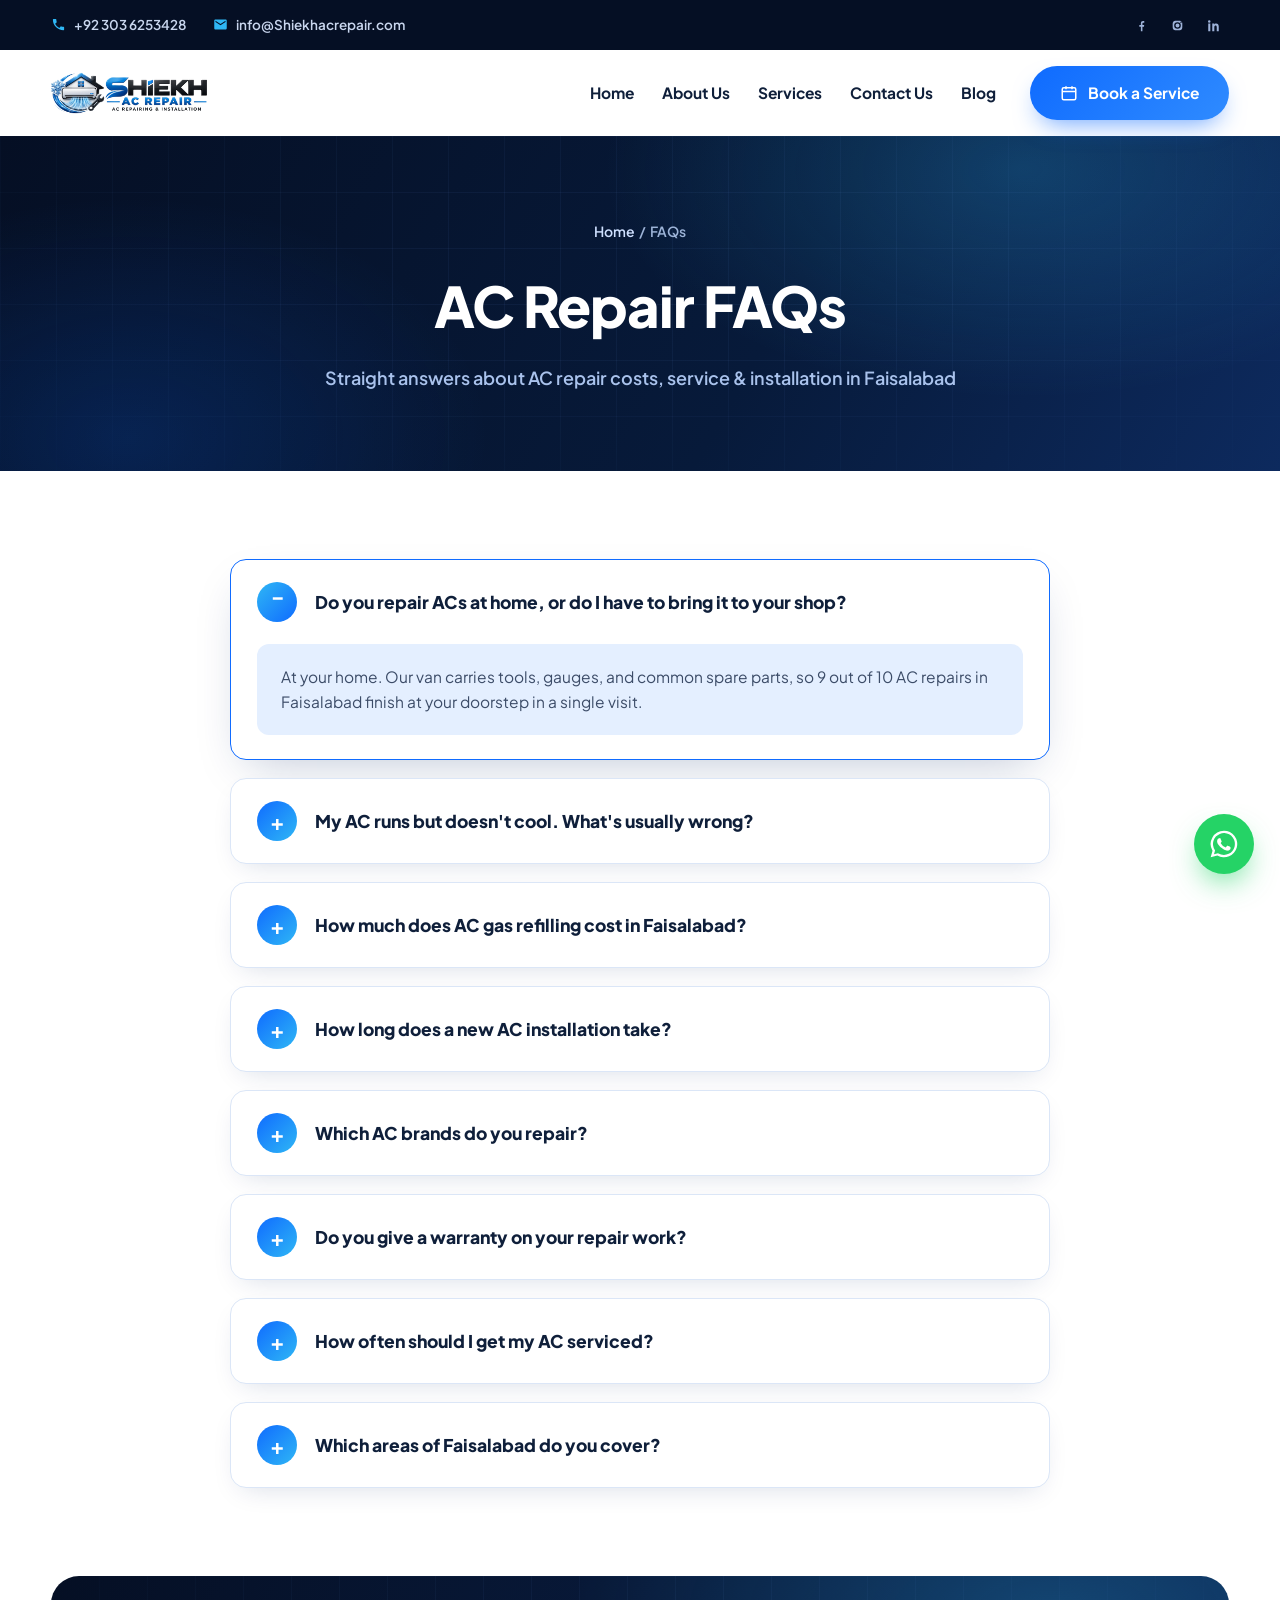
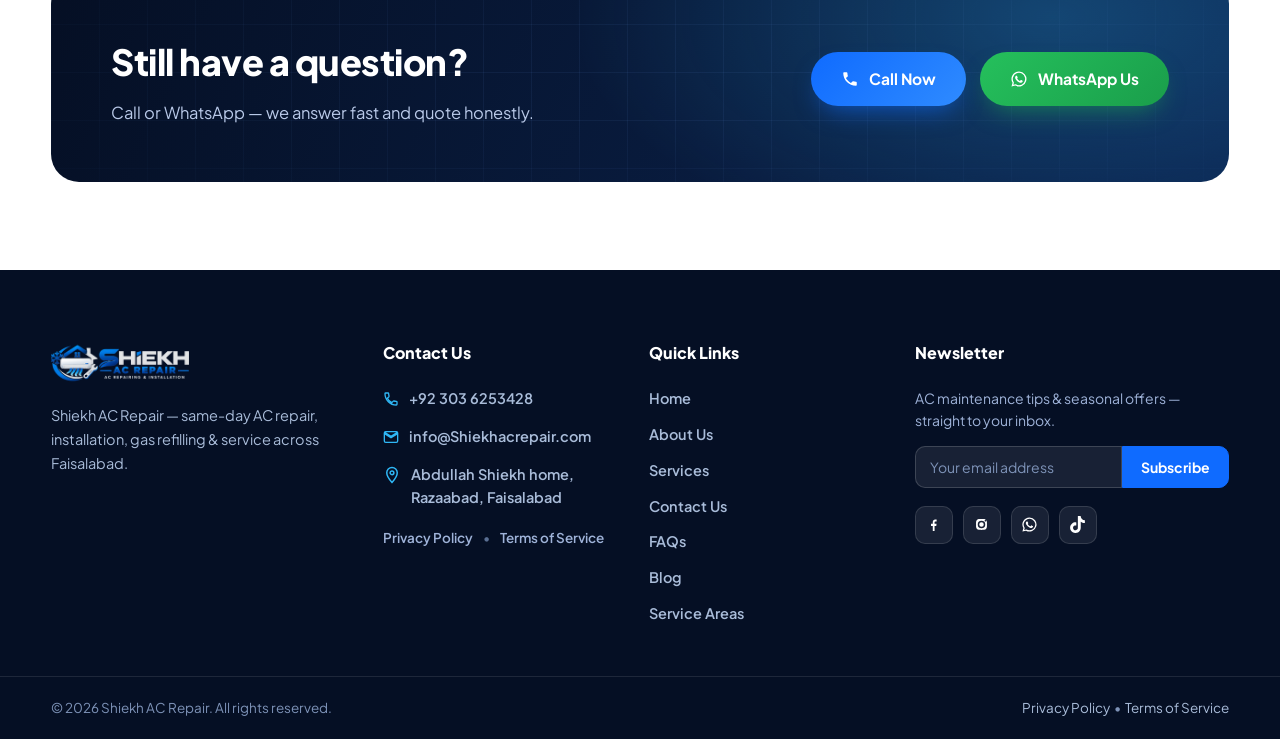
<file: faqs.html>
<!DOCTYPE html>
<html lang="en">
<head>
  <meta charset="UTF-8">
  <meta name="viewport" content="width=device-width, initial-scale=1.0">
  <title>AC Repair FAQs – Costs, Service &amp; Installation in Faisalabad</title>
  <meta name="description" content="How much does AC gas refilling cost in Faisalabad? How long does installation take? Honest answers to common AC repair & service questions from Shiekh AC Repair.">
  <meta property="og:title" content="AC Repair FAQs – Shiekh AC Repair, Faisalabad">
  <meta property="og:description" content="Honest answers about AC repair costs, gas refilling, installation & service in Faisalabad.">
  <meta property="og:type" content="website">
  <link rel="icon" type="image/png" href="assets/logo/favicon.png">
  <link rel="preconnect" href="https://fonts.googleapis.com">
  <link rel="preconnect" href="https://fonts.gstatic.com" crossorigin>
  <link href="https://fonts.googleapis.com/css2?family=Plus+Jakarta+Sans:wght@400;500;600;700;800&display=swap" rel="stylesheet">
  <link rel="stylesheet" href="assets/css/style.css">
  <script type="application/ld+json">
  {
    "@context": "https://schema.org",
    "@type": "FAQPage",
    "mainEntity": [
      {"@type": "Question", "name": "Do you repair ACs at home in Faisalabad?", "acceptedAnswer": {"@type": "Answer", "text": "Yes. We provide doorstep AC repair across Faisalabad. Our van carries tools, gauges and common spare parts, so 9 out of 10 repairs finish at your home in a single visit."}},
      {"@type": "Question", "name": "My AC runs but doesn't cool. What's usually wrong?", "acceptedAnswer": {"@type": "Answer", "text": "Usually one of four things: dirty filters or coils, low gas from a leak, a weak capacitor, or a failing compressor. Our technician checks in that order and shows you the fault before giving a quote."}},
      {"@type": "Question", "name": "How much does AC gas refilling cost in Faisalabad?", "acceptedAnswer": {"@type": "Answer", "text": "It depends on your AC's tonnage, whether it uses R22 or R410A gas, and whether a leak needs fixing first. Call +92 303 6253428 — we'll ask two questions and give you the real number, no hidden charges."}},
      {"@type": "Question", "name": "How long does a new AC installation take?", "acceptedAnswer": {"@type": "Answer", "text": "A standard split AC takes 2–3 hours including brackets, copper piping, vacuuming and testing. We never rush the vacuuming step — it protects your compressor."}},
      {"@type": "Question", "name": "Which AC brands do you repair?", "acceptedAnswer": {"@type": "Answer", "text": "All common brands in Pakistan: Gree, Dawlance, Haier, Kenwood, Orient, PEL and Ecostar — split, inverter and window units."}},
      {"@type": "Question", "name": "Do you give a warranty on repair work?", "acceptedAnswer": {"@type": "Answer", "text": "Yes, on our workmanship and every part we replace. The exact duration depends on the job — ask before we start and we'll write it on your bill."}},
      {"@type": "Question", "name": "How often should I get my AC serviced?", "acceptedAnswer": {"@type": "Answer", "text": "At least once a year before summer. If you run it 10+ hours a day, get it serviced twice. A proper service today is far cheaper than a dead compressor tomorrow."}},
      {"@type": "Question", "name": "Which areas of Faisalabad do you cover?", "acceptedAnswer": {"@type": "Answer", "text": "All of Faisalabad — Razaabad, Gulberg, Model City, Susan Road, Peoples Colony, Jaranwala Road, Satiana Road and surrounding areas, with same-day visits in most locations."}}
    ]
  }
  </script>
</head>
<body>

<div class="topbar">
  <div class="container topbar-inner">
    <div class="topbar-contact">
      <a href="tel:+923036253428">
        <svg viewBox="0 0 24 24"><path d="M6.6 10.8c1.4 2.8 3.8 5.2 6.6 6.6l2.2-2.2c.3-.3.7-.4 1-.2 1.1.4 2.3.6 3.6.6.6 0 1 .4 1 1V20c0 .6-.4 1-1 1C10.6 21 3 13.4 3 4c0-.6.4-1 1-1h3.5c.6 0 1 .4 1 1 0 1.2.2 2.4.6 3.6.1.3 0 .7-.2 1l-2.3 2.2z"/></svg>
        +92 303 6253428
      </a>
      <a href="mailto:info@Shiekhacrepair.com">
        <svg viewBox="0 0 24 24"><path d="M20 4H4c-1.1 0-2 .9-2 2v12c0 1.1.9 2 2 2h16c1.1 0 2-.9 2-2V6c0-1.1-.9-2-2-2zm0 4l-8 5-8-5V6l8 5 8-5v2z"/></svg>
        info@Shiekhacrepair.com
      </a>
    </div>
    <div class="topbar-social">
      <a href="#" aria-label="Facebook"><svg viewBox="0 0 24 24"><path d="M13.5 21v-7h2.4l.4-3h-2.8V9.1c0-.9.3-1.5 1.6-1.5h1.3V4.9c-.3 0-1.1-.1-2-.1-2 0-3.4 1.2-3.4 3.5V11H8.5v3H11v7h2.5z"/></svg></a>
      <a href="#" aria-label="Instagram"><svg viewBox="0 0 24 24"><path d="M12 8.8A3.2 3.2 0 1 0 12 15.2 3.2 3.2 0 0 0 12 8.8zm0-2.1a5.3 5.3 0 1 1 0 10.6 5.3 5.3 0 0 1 0-10.6zm6.8-.1a1.2 1.2 0 1 1-2.4 0 1.2 1.2 0 0 1 2.4 0zM12 4.2c-2.5 0-2.8 0-3.8.1-1 .1-1.9.4-2.6 1.2-.7.7-1.1 1.6-1.2 2.6-.1 1-.1 1.3-.1 3.8s0 2.8.1 3.8c.1 1 .4 1.9 1.2 2.6.7.7 1.6 1.1 2.6 1.2 1 .1 1.3.1 3.8.1s2.8 0 3.8-.1c1-.1 1.9-.4 2.6-1.2.7-.7 1.1-1.6 1.2-2.6.1-1 .1-1.3.1-3.8s0-2.8-.1-3.8c-.1-1-.4-1.9-1.2-2.6-.7-.7-1.6-1.1-2.6-1.2-1-.1-1.3-.1-3.8-.1z"/></svg></a>
      <a href="#" aria-label="LinkedIn"><svg viewBox="0 0 24 24"><path d="M6.9 8.6H3.6V21h3.3V8.6zM5.2 3.5a2 2 0 1 0 0 4 2 2 0 0 0 0-4zM20.4 13.4c0-3.2-1.7-4.7-4-4.7-1.8 0-2.7 1-3.1 1.7V8.6h-3.3V21h3.3v-6.6c0-1.6.8-2.5 2-2.5s1.9.9 1.9 2.5V21h3.2v-7.6z"/></svg></a>
    </div>
  </div>
</div>

<header class="site-header">
  <div class="container header-inner">
    <a class="brand" href="index.html" aria-label="Shiekh AC Repair — home">
      <img src="assets/logo/logo-header.png" alt="Shiekh AC Repair — AC Repairing & Installation">
    </a>
    <nav class="main-nav" id="mainNav" aria-label="Main navigation">
      <a class="nav-link" href="index.html">Home</a>
      <a class="nav-link" href="about.html">About Us</a>
      <a class="nav-link" href="services.html">Services</a>
      <a class="nav-link" href="contact.html">Contact Us</a>
      <a class="nav-link" href="blog.html">Blog</a>
      <a class="btn btn-primary nav-cta" href="contact.html">
        <svg viewBox="0 0 24 24" fill="none" stroke="currentColor" stroke-width="2"><rect x="3" y="5" width="18" height="16" rx="2"/><path d="M8 3v4M16 3v4M3 10h18"/></svg>
        Book a Service
      </a>
    </nav>
    <button class="nav-toggle" id="navToggle" aria-label="Open menu"><span></span><span></span><span></span></button>
  </div>
</header>

<!-- ======= Page hero ======= -->
<section class="page-hero">
  <div class="container page-hero-inner">
    <p class="breadcrumb"><a href="index.html">Home</a> &nbsp;/&nbsp; FAQs</p>
    <h1>AC Repair FAQs</h1>
    <p class="page-hero-sub">Straight answers about AC repair costs, service &amp; installation in Faisalabad</p>
  </div>
</section>

<!-- ======= FAQ accordion ======= -->
<section class="section">
  <div class="container">
    <div class="faq-list">
      <div class="faq-item open reveal">
        <button class="faq-q" aria-expanded="true"><span class="faq-icon">−</span>Do you repair ACs at home, or do I have to bring it to your shop?</button>
        <div class="faq-a"><div class="faq-a-inner"><p>At your home. Our van carries tools, gauges, and common spare parts, so 9 out of 10 AC repairs in Faisalabad finish at your doorstep in a single visit.</p></div></div>
      </div>
      <div class="faq-item reveal">
        <button class="faq-q" aria-expanded="false"><span class="faq-icon">+</span>My AC runs but doesn't cool. What's usually wrong?</button>
        <div class="faq-a"><div class="faq-a-inner"><p>Usually one of four things: dirty filters or coils, low gas from a leak, a weak capacitor, or a failing compressor. Our technician checks in that order — and shows you the fault before giving you a quote.</p></div></div>
      </div>
      <div class="faq-item reveal">
        <button class="faq-q" aria-expanded="false"><span class="faq-icon">+</span>How much does AC gas refilling cost in Faisalabad?</button>
        <div class="faq-a"><div class="faq-a-inner"><p>It depends on your AC's tonnage, whether it uses R22 or R410A gas, and whether there's a leak to fix first. Anyone quoting a fixed price without seeing the unit is guessing. Call <a href="tel:+923036253428" style="color:var(--blue);font-weight:700">+92 303 6253428</a> — we'll ask two questions and give you the real number. No hidden charges.</p></div></div>
      </div>
      <div class="faq-item reveal">
        <button class="faq-q" aria-expanded="false"><span class="faq-icon">+</span>How long does a new AC installation take?</button>
        <div class="faq-a"><div class="faq-a-inner"><p>A standard split AC takes 2–3 hours: brackets, copper piping, vacuuming, gas charging, and full testing. We never rush the vacuuming step — that's what protects your compressor for years.</p></div></div>
      </div>
      <div class="faq-item reveal">
        <button class="faq-q" aria-expanded="false"><span class="faq-icon">+</span>Which AC brands do you repair?</button>
        <div class="faq-a"><div class="faq-a-inner"><p>All the common brands in Pakistan — Gree, Dawlance, Haier, Kenwood, Orient, PEL, Ecostar — split, inverter, and window units.</p></div></div>
      </div>
      <div class="faq-item reveal">
        <button class="faq-q" aria-expanded="false"><span class="faq-icon">+</span>Do you give a warranty on your repair work?</button>
        <div class="faq-a"><div class="faq-a-inner"><p>Yes — on our workmanship and every part we replace. The exact duration depends on the job, so ask before we start and we'll write it on your bill.</p></div></div>
      </div>
      <div class="faq-item reveal">
        <button class="faq-q" aria-expanded="false"><span class="faq-icon">+</span>How often should I get my AC serviced?</button>
        <div class="faq-a"><div class="faq-a-inner"><p>At least once a year, before summer starts. If you run it 10+ hours a day, get it serviced twice a year. A proper service today is far cheaper than a dead compressor tomorrow.</p></div></div>
      </div>
      <div class="faq-item reveal">
        <button class="faq-q" aria-expanded="false"><span class="faq-icon">+</span>Which areas of Faisalabad do you cover?</button>
        <div class="faq-a"><div class="faq-a-inner"><p>All of Faisalabad — Razaabad, Gulberg, Model City, Susan Road, Peoples Colony, Jaranwala Road, Satiana Road, and surrounding areas. Same-day visits in most locations.</p></div></div>
      </div>
    </div>
  </div>
</section>

<!-- ======= CTA band ======= -->
<section class="section" style="padding-top:0">
  <div class="container">
    <div class="cta-band reveal">
      <div class="cta-inner">
        <div>
          <h2>Still have a question?</h2>
          <p>Call or WhatsApp — we answer fast and quote honestly.</p>
        </div>
        <div class="cta-actions">
          <a class="btn btn-primary" href="tel:+923036253428">
            <svg viewBox="0 0 24 24" fill="currentColor"><path d="M6.6 10.8c1.4 2.8 3.8 5.2 6.6 6.6l2.2-2.2c.3-.3.7-.4 1-.2 1.1.4 2.3.6 3.6.6.6 0 1 .4 1 1V20c0 .6-.4 1-1 1C10.6 21 3 13.4 3 4c0-.6.4-1 1-1h3.5c.6 0 1 .4 1 1 0 1.2.2 2.4.6 3.6.1.3 0 .7-.2 1l-2.3 2.2z"/></svg>
            Call Now
          </a>
          <a class="btn btn-green" href="https://wa.me/923036253428?text=Hello%20Shiekh%20AC%20Repair%2C%20I%20have%20a%20question." target="_blank" rel="noopener">
            <svg viewBox="0 0 24 24" fill="currentColor"><path d="M12 2a10 10 0 0 0-8.6 15.1L2 22l5-1.3A10 10 0 1 0 12 2zm0 18.2a8.2 8.2 0 0 1-4.2-1.1l-.3-.2-3 .8.8-2.9-.2-.3A8.2 8.2 0 1 1 12 20.2zm4.6-6.1c-.3-.1-1.5-.7-1.7-.8-.2-.1-.4-.1-.6.1-.2.3-.6.8-.8 1-.1.2-.3.2-.5.1a6.7 6.7 0 0 1-3.3-2.9c-.3-.4 0-.5.1-.7l.4-.5c.1-.2.1-.3 0-.5l-.8-1.9c-.2-.5-.4-.4-.6-.4h-.5c-.2 0-.5.2-.7.5-.9.9-1.1 2.2-.2 3.9a11.6 11.6 0 0 0 4.5 4.2c1.7.8 2.4.9 3.2.7.5-.1 1.5-.6 1.7-1.2.2-.6.2-1.1.1-1.2 0-.1-.2-.2-.5-.3z"/></svg>
            WhatsApp Us
          </a>
        </div>
      </div>
    </div>
  </div>
</section>

<!-- ======= Footer ======= -->
<footer class="site-footer">
  <div class="container footer-grid">
    <div class="footer-brand">
      <img src="assets/logo/logo-footer.png" alt="Shiekh AC Repair">
      <p>Shiekh AC Repair — same-day AC repair, installation, gas refilling &amp; service across Faisalabad.</p>
    </div>
    <div>
      <h4>Contact Us</h4>
      <div class="footer-contact">
        <a href="tel:+923036253428"><svg viewBox="0 0 24 24"><path d="M6.6 10.8c1.4 2.8 3.8 5.2 6.6 6.6l2.2-2.2c.3-.3.7-.4 1-.2 1.1.4 2.3.6 3.6.6.6 0 1 .4 1 1V20c0 .6-.4 1-1 1C10.6 21 3 13.4 3 4c0-.6.4-1 1-1h3.5c.6 0 1 .4 1 1 0 1.2.2 2.4.6 3.6.1.3 0 .7-.2 1l-2.3 2.2z"/></svg>+92 303 6253428</a>
        <a href="mailto:info@Shiekhacrepair.com"><svg viewBox="0 0 24 24"><path d="M20 4H4c-1.1 0-2 .9-2 2v12c0 1.1.9 2 2 2h16c1.1 0 2-.9 2-2V6c0-1.1-.9-2-2-2zm0 4l-8 5-8-5V6l8 5 8-5v2z"/></svg>info@Shiekhacrepair.com</a>
        <span class="footer-addr-line"><svg viewBox="0 0 24 24"><path d="M12 2C8.1 2 5 5.1 5 9c0 5.2 7 13 7 13s7-7.8 7-13c0-3.9-3.1-7-7-7zm0 9.5A2.5 2.5 0 1 1 12 6.5a2.5 2.5 0 0 1 0 5z"/></svg><span>Abdullah Shiekh home,<br>Razaabad, Faisalabad</span></span>
        <span class="footer-legal"><a href="privacy.html">Privacy Policy</a><span class="dot">•</span><a href="terms.html">Terms of Service</a></span>
      </div>
    </div>
    <div>
      <h4>Quick Links</h4>
      <div class="footer-links">
        <a href="index.html">Home</a>
        <a href="about.html">About Us</a>
        <a href="services.html">Services</a>
        <a href="contact.html">Contact Us</a>
        <a href="faqs.html">FAQs</a>
        <a href="blog.html">Blog</a>
        <a href="service-areas.html">Service Areas</a>
      </div>
    </div>
    <div>
      <h4>Newsletter</h4>
      <p class="footer-news-text">AC maintenance tips &amp; seasonal offers — straight to your inbox.</p>
      <form class="footer-news-form" action="https://formsubmit.co/info@Shiekhacrepair.com" method="POST">
        <input type="hidden" name="_subject" value="New newsletter signup — Shiekh AC Repair">
        <input type="hidden" name="_captcha" value="false">
        <input type="email" name="email" placeholder="Your email address" required aria-label="Email address">
        <button type="submit">Subscribe</button>
      </form>
      <div class="footer-social">
        <a href="https://facebook.com/abdullahsheikh1" target="_blank" rel="noopener" aria-label="Facebook"><svg viewBox="0 0 24 24"><path d="M13.5 21v-7h2.4l.4-3h-2.8V9.1c0-.9.3-1.5 1.6-1.5h1.3V4.9c-.3 0-1.1-.1-2-.1-2 0-3.4 1.2-3.4 3.5V11H8.5v3H11v7h2.5z"/></svg></a>
        <a href="https://www.instagram.com/ab_shiekh_/" target="_blank" rel="noopener" aria-label="Instagram"><svg viewBox="0 0 24 24"><path d="M12 8.8A3.2 3.2 0 1 0 12 15.2 3.2 3.2 0 0 0 12 8.8zm0-2.1a5.3 5.3 0 1 1 0 10.6 5.3 5.3 0 0 1 0-10.6zm6.8-.1a1.2 1.2 0 1 1-2.4 0 1.2 1.2 0 0 1 2.4 0zM12 4.2c-2.5 0-2.8 0-3.8.1-1 .1-1.9.4-2.6 1.2-.7.7-1.1 1.6-1.2 2.6-.1 1-.1 1.3-.1 3.8s0 2.8.1 3.8c.1 1 .4 1.9 1.2 2.6.7.7 1.6 1.1 2.6 1.2 1 .1 1.3.1 3.8.1s2.8 0 3.8-.1c1-.1 1.9-.4 2.6-1.2.7-.7 1.1-1.6 1.2-2.6.1-1 .1-1.3.1-3.8s0-2.8-.1-3.8c-.1-1-.4-1.9-1.2-2.6-.7-.7-1.6-1.1-2.6-1.2-1-.1-1.3-.1-3.8-.1z"/></svg></a>
        <a href="https://wa.me/923036253428" target="_blank" rel="noopener" aria-label="WhatsApp"><svg viewBox="0 0 24 24"><path d="M12 2a10 10 0 0 0-8.6 15.1L2 22l5-1.3A10 10 0 1 0 12 2zm0 18.2a8.2 8.2 0 0 1-4.2-1.1l-.3-.2-3 .8.8-2.9-.2-.3A8.2 8.2 0 1 1 12 20.2zm4.6-6.1c-.3-.1-1.5-.7-1.7-.8-.2-.1-.4-.1-.6.1-.2.3-.6.8-.8 1-.1.2-.3.2-.5.1a6.7 6.7 0 0 1-3.3-2.9c-.3-.4 0-.5.1-.7l.4-.5c.1-.2.1-.3 0-.5l-.8-1.9c-.2-.5-.4-.4-.6-.4h-.5c-.2 0-.5.2-.7.5-.9.9-1.1 2.2-.2 3.9a11.6 11.6 0 0 0 4.5 4.2c1.7.8 2.4.9 3.2.7.5-.1 1.5-.6 1.7-1.2.2-.6.2-1.1.1-1.2 0-.1-.2-.2-.5-.3z"/></svg></a>
        <a href="https://www.tiktok.com/@ab_shiekh" target="_blank" rel="noopener" aria-label="TikTok"><svg viewBox="0 0 24 24"><path d="M12.525.02c1.31-.02 2.61-.01 3.91-.02.08 1.53.63 3.09 1.75 4.17 1.12 1.11 2.7 1.62 4.24 1.79v4.03c-1.44-.05-2.89-.35-4.2-.97-.57-.26-1.1-.59-1.62-.93-.01 2.92.01 5.84-.02 8.75-.08 1.4-.54 2.79-1.35 3.94-1.31 1.92-3.58 3.17-5.91 3.21-1.43.08-2.86-.31-4.08-1.03-2.02-1.19-3.44-3.37-3.65-5.71-.02-.5-.03-1-.01-1.49.18-1.9 1.12-3.72 2.58-4.96 1.66-1.44 3.98-2.13 6.15-1.72.02 1.48-.04 2.96-.04 4.44-.99-.32-2.15-.23-3.02.37-.63.41-1.11 1.04-1.36 1.75-.21.51-.15 1.07-.14 1.61.24 1.64 1.82 3.02 3.5 2.87 1.12-.01 2.19-.66 2.77-1.61.19-.33.4-.67.41-1.06.1-1.79.06-3.57.07-5.36.01-4.03-.01-8.05.02-12.07z"/></svg></a>
      </div>
    </div>
  </div>
  <div class="footer-bottom">
    <div class="container">
      <span>© <span id="year">2026</span> Shiekh AC Repair. All rights reserved.</span>
      <span><a href="privacy.html">Privacy Policy</a> &nbsp;•&nbsp; <a href="terms.html">Terms of Service</a></span>
    </div>
  </div>
  <a class="whatsapp-float" href="https://wa.me/923036253428?text=Hello%20Shiekh%20AC%20Repair%2C%20I%20have%20a%20question." target="_blank" rel="noopener" aria-label="Chat on WhatsApp">
    <svg viewBox="0 0 24 24"><path d="M12 2a10 10 0 0 0-8.6 15.1L2 22l5-1.3A10 10 0 1 0 12 2zm0 18.2a8.2 8.2 0 0 1-4.2-1.1l-.3-.2-3 .8.8-2.9-.2-.3A8.2 8.2 0 1 1 12 20.2zm4.6-6.1c-.3-.1-1.5-.7-1.7-.8-.2-.1-.4-.1-.6.1-.2.3-.6.8-.8 1-.1.2-.3.2-.5.1a6.7 6.7 0 0 1-3.3-2.9c-.3-.4 0-.5.1-.7l.4-.5c.1-.2.1-.3 0-.5l-.8-1.9c-.2-.5-.4-.4-.6-.4h-.5c-.2 0-.5.2-.7.5-.9.9-1.1 2.2-.2 3.9a11.6 11.6 0 0 0 4.5 4.2c1.7.8 2.4.9 3.2.7.5-.1 1.5-.6 1.7-1.2.2-.6.2-1.1.1-1.2 0-.1-.2-.2-.5-.3z"/></svg>
  </a>
</footer>

<script src="assets/js/main.js"></script>
</body>
</html>
</file>
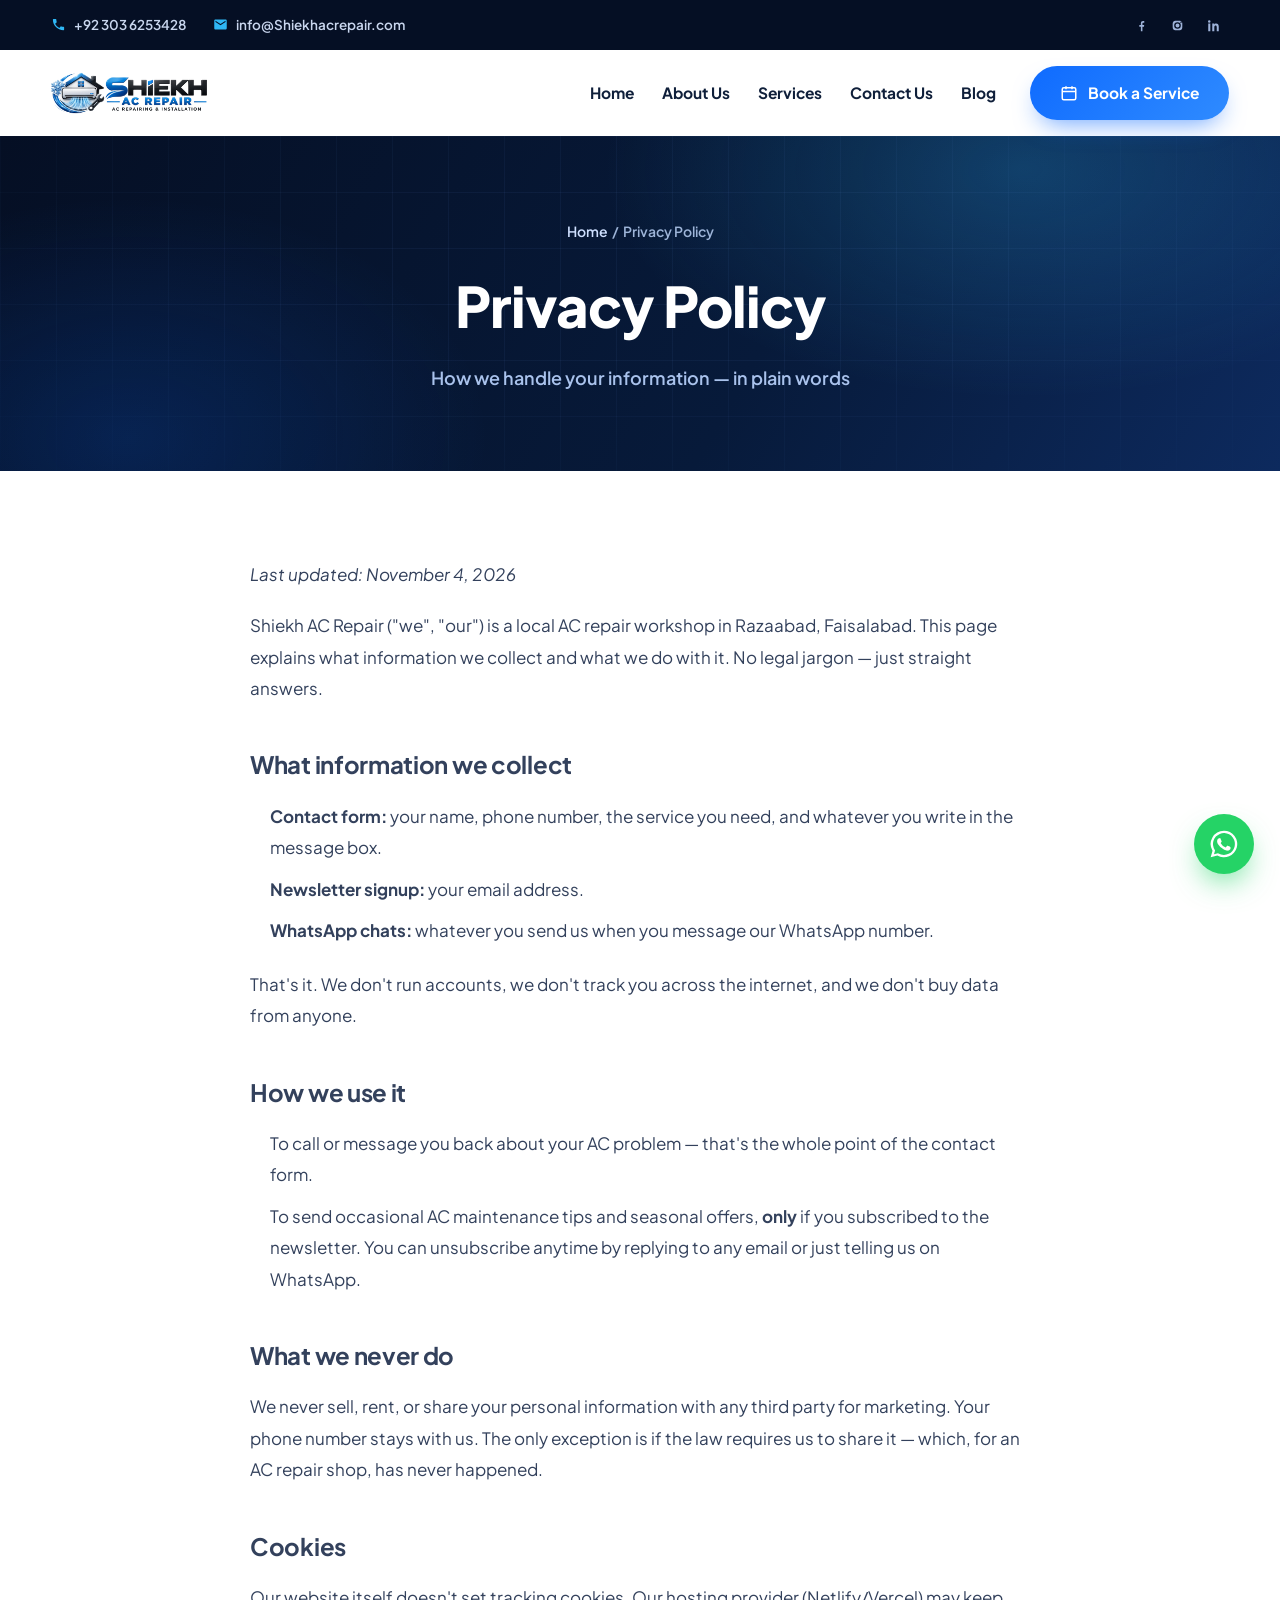
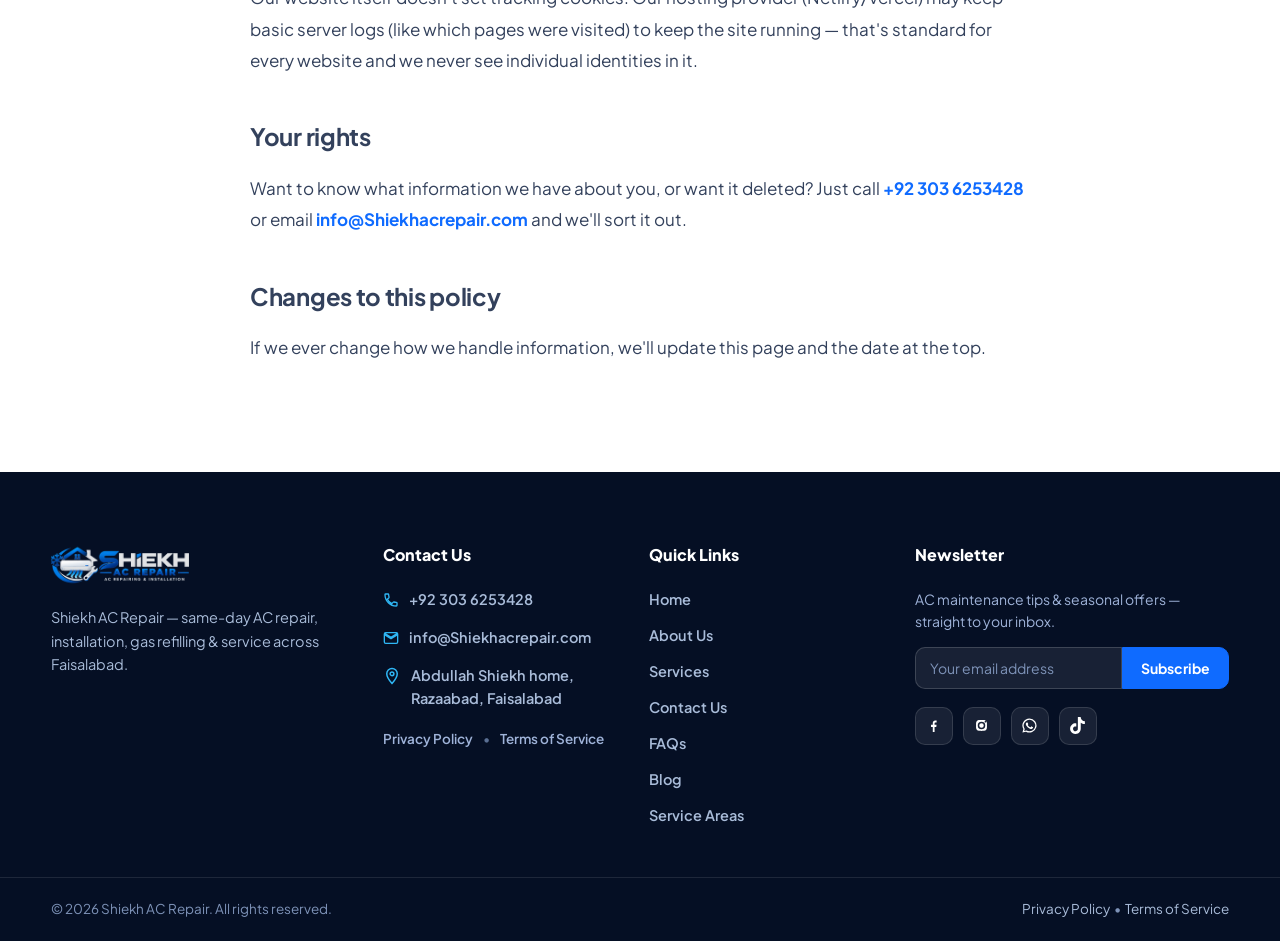
<file: privacy.html>
<!DOCTYPE html>
<html lang="en">
<head>
  <meta charset="UTF-8">
  <meta name="viewport" content="width=device-width, initial-scale=1.0">
  <title>Privacy Policy | Shiekh AC Repair</title>
  <meta name="description" content="Privacy Policy of Shiekh AC Repair, Faisalabad — what information we collect through our contact form and newsletter, and how we use it.">
  <meta property="og:title" content="Privacy Policy | Shiekh AC Repair">
  <meta property="og:description" content="Privacy Policy of Shiekh AC Repair, Faisalabad — what information we collect through our contact form and newsletter, and how we use it.">
  <meta property="og:type" content="website">
  <link rel="icon" type="image/png" href="assets/logo/favicon.png">
  <link rel="preconnect" href="https://fonts.googleapis.com">
  <link rel="preconnect" href="https://fonts.gstatic.com" crossorigin>
  <link href="https://fonts.googleapis.com/css2?family=Plus+Jakarta+Sans:wght@400;500;600;700;800&display=swap" rel="stylesheet">
  <link rel="stylesheet" href="assets/css/style.css">
  <script type="application/ld+json">
  {
    "@context": "https://schema.org",
    "@type": "FAQPage",
    "mainEntity": [
      {"@type": "Question", "name": "Do you repair ACs at home in Faisalabad?", "acceptedAnswer": {"@type": "Answer", "text": "Yes. We provide doorstep AC repair across Faisalabad. Our van carries tools, gauges and common spare parts, so 9 out of 10 repairs finish at your home in a single visit."}},
      {"@type": "Question", "name": "My AC runs but doesn't cool. What's usually wrong?", "acceptedAnswer": {"@type": "Answer", "text": "Usually one of four things: dirty filters or coils, low gas from a leak, a weak capacitor, or a failing compressor. Our technician checks in that order and shows you the fault before giving a quote."}},
      {"@type": "Question", "name": "How much does AC gas refilling cost in Faisalabad?", "acceptedAnswer": {"@type": "Answer", "text": "It depends on your AC's tonnage, whether it uses R22 or R410A gas, and whether a leak needs fixing first. Call +92 303 6253428 — we'll ask two questions and give you the real number, no hidden charges."}},
      {"@type": "Question", "name": "How long does a new AC installation take?", "acceptedAnswer": {"@type": "Answer", "text": "A standard split AC takes 2–3 hours including brackets, copper piping, vacuuming and testing. We never rush the vacuuming step — it protects your compressor."}},
      {"@type": "Question", "name": "Which AC brands do you repair?", "acceptedAnswer": {"@type": "Answer", "text": "All common brands in Pakistan: Gree, Dawlance, Haier, Kenwood, Orient, PEL and Ecostar — split, inverter and window units."}},
      {"@type": "Question", "name": "Do you give a warranty on repair work?", "acceptedAnswer": {"@type": "Answer", "text": "Yes, on our workmanship and every part we replace. The exact duration depends on the job — ask before we start and we'll write it on your bill."}},
      {"@type": "Question", "name": "How often should I get my AC serviced?", "acceptedAnswer": {"@type": "Answer", "text": "At least once a year before summer. If you run it 10+ hours a day, get it serviced twice. A proper service today is far cheaper than a dead compressor tomorrow."}},
      {"@type": "Question", "name": "Which areas of Faisalabad do you cover?", "acceptedAnswer": {"@type": "Answer", "text": "All of Faisalabad — Razaabad, Gulberg, Model City, Susan Road, Peoples Colony, Jaranwala Road, Satiana Road and surrounding areas, with same-day visits in most locations."}}
    ]
  }
  </script>
</head>
<body>

<div class="topbar">
  <div class="container topbar-inner">
    <div class="topbar-contact">
      <a href="tel:+923036253428">
        <svg viewBox="0 0 24 24"><path d="M6.6 10.8c1.4 2.8 3.8 5.2 6.6 6.6l2.2-2.2c.3-.3.7-.4 1-.2 1.1.4 2.3.6 3.6.6.6 0 1 .4 1 1V20c0 .6-.4 1-1 1C10.6 21 3 13.4 3 4c0-.6.4-1 1-1h3.5c.6 0 1 .4 1 1 0 1.2.2 2.4.6 3.6.1.3 0 .7-.2 1l-2.3 2.2z"/></svg>
        +92 303 6253428
      </a>
      <a href="mailto:info@Shiekhacrepair.com">
        <svg viewBox="0 0 24 24"><path d="M20 4H4c-1.1 0-2 .9-2 2v12c0 1.1.9 2 2 2h16c1.1 0 2-.9 2-2V6c0-1.1-.9-2-2-2zm0 4l-8 5-8-5V6l8 5 8-5v2z"/></svg>
        info@Shiekhacrepair.com
      </a>
    </div>
    <div class="topbar-social">
      <a href="#" aria-label="Facebook"><svg viewBox="0 0 24 24"><path d="M13.5 21v-7h2.4l.4-3h-2.8V9.1c0-.9.3-1.5 1.6-1.5h1.3V4.9c-.3 0-1.1-.1-2-.1-2 0-3.4 1.2-3.4 3.5V11H8.5v3H11v7h2.5z"/></svg></a>
      <a href="#" aria-label="Instagram"><svg viewBox="0 0 24 24"><path d="M12 8.8A3.2 3.2 0 1 0 12 15.2 3.2 3.2 0 0 0 12 8.8zm0-2.1a5.3 5.3 0 1 1 0 10.6 5.3 5.3 0 0 1 0-10.6zm6.8-.1a1.2 1.2 0 1 1-2.4 0 1.2 1.2 0 0 1 2.4 0zM12 4.2c-2.5 0-2.8 0-3.8.1-1 .1-1.9.4-2.6 1.2-.7.7-1.1 1.6-1.2 2.6-.1 1-.1 1.3-.1 3.8s0 2.8.1 3.8c.1 1 .4 1.9 1.2 2.6.7.7 1.6 1.1 2.6 1.2 1 .1 1.3.1 3.8.1s2.8 0 3.8-.1c1-.1 1.9-.4 2.6-1.2.7-.7 1.1-1.6 1.2-2.6.1-1 .1-1.3.1-3.8s0-2.8-.1-3.8c-.1-1-.4-1.9-1.2-2.6-.7-.7-1.6-1.1-2.6-1.2-1-.1-1.3-.1-3.8-.1z"/></svg></a>
      <a href="#" aria-label="LinkedIn"><svg viewBox="0 0 24 24"><path d="M6.9 8.6H3.6V21h3.3V8.6zM5.2 3.5a2 2 0 1 0 0 4 2 2 0 0 0 0-4zM20.4 13.4c0-3.2-1.7-4.7-4-4.7-1.8 0-2.7 1-3.1 1.7V8.6h-3.3V21h3.3v-6.6c0-1.6.8-2.5 2-2.5s1.9.9 1.9 2.5V21h3.2v-7.6z"/></svg></a>
    </div>
  </div>
</div>

<header class="site-header">
  <div class="container header-inner">
    <a class="brand" href="index.html" aria-label="Shiekh AC Repair — home">
      <img src="assets/logo/logo-header.png" alt="Shiekh AC Repair — AC Repairing & Installation">
    </a>
    <nav class="main-nav" id="mainNav" aria-label="Main navigation">
      <a class="nav-link" href="index.html">Home</a>
      <a class="nav-link" href="about.html">About Us</a>
      <a class="nav-link" href="services.html">Services</a>
      <a class="nav-link" href="contact.html">Contact Us</a>
      <a class="nav-link" href="blog.html">Blog</a>
      <a class="btn btn-primary nav-cta" href="contact.html">
        <svg viewBox="0 0 24 24" fill="none" stroke="currentColor" stroke-width="2"><rect x="3" y="5" width="18" height="16" rx="2"/><path d="M8 3v4M16 3v4M3 10h18"/></svg>
        Book a Service
      </a>
    </nav>
    <button class="nav-toggle" id="navToggle" aria-label="Open menu"><span></span><span></span><span></span></button>
  </div>
</header>

<!-- ======= Page hero ======= -->
<section class="page-hero">
  <div class="container page-hero-inner">
    <p class="breadcrumb"><a href="index.html">Home</a> &nbsp;/&nbsp; Privacy Policy</p>
    <h1>Privacy Policy</h1>
    <p class="page-hero-sub">How we handle your information — in plain words</p>
  </div>
</section>

<section class="section">
  <div class="container">
    <article class="post-body reveal">

<p><em>Last updated: November 4, 2026</em></p>
<p>Shiekh AC Repair ("we", "our") is a local AC repair workshop in Razaabad, Faisalabad. This page explains what information we collect and what we do with it. No legal jargon — just straight answers.</p>
<h2>What information we collect</h2>
<ul>
<li><strong>Contact form:</strong> your name, phone number, the service you need, and whatever you write in the message box.</li>
<li><strong>Newsletter signup:</strong> your email address.</li>
<li><strong>WhatsApp chats:</strong> whatever you send us when you message our WhatsApp number.</li>
</ul>
<p>That's it. We don't run accounts, we don't track you across the internet, and we don't buy data from anyone.</p>
<h2>How we use it</h2>
<ul>
<li>To call or message you back about your AC problem — that's the whole point of the contact form.</li>
<li>To send occasional AC maintenance tips and seasonal offers, <strong>only</strong> if you subscribed to the newsletter. You can unsubscribe anytime by replying to any email or just telling us on WhatsApp.</li>
</ul>
<h2>What we never do</h2>
<p>We never sell, rent, or share your personal information with any third party for marketing. Your phone number stays with us. The only exception is if the law requires us to share it — which, for an AC repair shop, has never happened.</p>
<h2>Cookies</h2>
<p>Our website itself doesn't set tracking cookies. Our hosting provider (Netlify/Vercel) may keep basic server logs (like which pages were visited) to keep the site running — that's standard for every website and we never see individual identities in it.</p>
<h2>Your rights</h2>
<p>Want to know what information we have about you, or want it deleted? Just call <a href="tel:+923036253428" style="color:var(--blue);font-weight:700">+92 303 6253428</a> or email <a href="mailto:info@Shiekhacrepair.com" style="color:var(--blue);font-weight:700">info@Shiekhacrepair.com</a> and we'll sort it out.</p>
<h2>Changes to this policy</h2>
<p>If we ever change how we handle information, we'll update this page and the date at the top.</p>
    </article>
  </div>
</section>
<!-- ======= Footer ======= -->
<footer class="site-footer">
  <div class="container footer-grid">
    <div class="footer-brand">
      <img src="assets/logo/logo-footer.png" alt="Shiekh AC Repair">
      <p>Shiekh AC Repair — same-day AC repair, installation, gas refilling &amp; service across Faisalabad.</p>
    </div>
    <div>
      <h4>Contact Us</h4>
      <div class="footer-contact">
        <a href="tel:+923036253428"><svg viewBox="0 0 24 24"><path d="M6.6 10.8c1.4 2.8 3.8 5.2 6.6 6.6l2.2-2.2c.3-.3.7-.4 1-.2 1.1.4 2.3.6 3.6.6.6 0 1 .4 1 1V20c0 .6-.4 1-1 1C10.6 21 3 13.4 3 4c0-.6.4-1 1-1h3.5c.6 0 1 .4 1 1 0 1.2.2 2.4.6 3.6.1.3 0 .7-.2 1l-2.3 2.2z"/></svg>+92 303 6253428</a>
        <a href="mailto:info@Shiekhacrepair.com"><svg viewBox="0 0 24 24"><path d="M20 4H4c-1.1 0-2 .9-2 2v12c0 1.1.9 2 2 2h16c1.1 0 2-.9 2-2V6c0-1.1-.9-2-2-2zm0 4l-8 5-8-5V6l8 5 8-5v2z"/></svg>info@Shiekhacrepair.com</a>
        <span class="footer-addr-line"><svg viewBox="0 0 24 24"><path d="M12 2C8.1 2 5 5.1 5 9c0 5.2 7 13 7 13s7-7.8 7-13c0-3.9-3.1-7-7-7zm0 9.5A2.5 2.5 0 1 1 12 6.5a2.5 2.5 0 0 1 0 5z"/></svg><span>Abdullah Shiekh home,<br>Razaabad, Faisalabad</span></span>
        <span class="footer-legal"><a href="privacy.html">Privacy Policy</a><span class="dot">•</span><a href="terms.html">Terms of Service</a></span>
      </div>
    </div>
    <div>
      <h4>Quick Links</h4>
      <div class="footer-links">
        <a href="index.html">Home</a>
        <a href="about.html">About Us</a>
        <a href="services.html">Services</a>
        <a href="contact.html">Contact Us</a>
        <a href="faqs.html">FAQs</a>
        <a href="blog.html">Blog</a>
        <a href="service-areas.html">Service Areas</a>
      </div>
    </div>
    <div>
      <h4>Newsletter</h4>
      <p class="footer-news-text">AC maintenance tips &amp; seasonal offers — straight to your inbox.</p>
      <form class="footer-news-form" action="https://formsubmit.co/info@Shiekhacrepair.com" method="POST">
        <input type="hidden" name="_subject" value="New newsletter signup — Shiekh AC Repair">
        <input type="hidden" name="_captcha" value="false">
        <input type="email" name="email" placeholder="Your email address" required aria-label="Email address">
        <button type="submit">Subscribe</button>
      </form>
      <div class="footer-social">
        <a href="https://facebook.com/abdullahsheikh1" target="_blank" rel="noopener" aria-label="Facebook"><svg viewBox="0 0 24 24"><path d="M13.5 21v-7h2.4l.4-3h-2.8V9.1c0-.9.3-1.5 1.6-1.5h1.3V4.9c-.3 0-1.1-.1-2-.1-2 0-3.4 1.2-3.4 3.5V11H8.5v3H11v7h2.5z"/></svg></a>
        <a href="https://www.instagram.com/ab_shiekh_/" target="_blank" rel="noopener" aria-label="Instagram"><svg viewBox="0 0 24 24"><path d="M12 8.8A3.2 3.2 0 1 0 12 15.2 3.2 3.2 0 0 0 12 8.8zm0-2.1a5.3 5.3 0 1 1 0 10.6 5.3 5.3 0 0 1 0-10.6zm6.8-.1a1.2 1.2 0 1 1-2.4 0 1.2 1.2 0 0 1 2.4 0zM12 4.2c-2.5 0-2.8 0-3.8.1-1 .1-1.9.4-2.6 1.2-.7.7-1.1 1.6-1.2 2.6-.1 1-.1 1.3-.1 3.8s0 2.8.1 3.8c.1 1 .4 1.9 1.2 2.6.7.7 1.6 1.1 2.6 1.2 1 .1 1.3.1 3.8.1s2.8 0 3.8-.1c1-.1 1.9-.4 2.6-1.2.7-.7 1.1-1.6 1.2-2.6.1-1 .1-1.3.1-3.8s0-2.8-.1-3.8c-.1-1-.4-1.9-1.2-2.6-.7-.7-1.6-1.1-2.6-1.2-1-.1-1.3-.1-3.8-.1z"/></svg></a>
        <a href="https://wa.me/923036253428" target="_blank" rel="noopener" aria-label="WhatsApp"><svg viewBox="0 0 24 24"><path d="M12 2a10 10 0 0 0-8.6 15.1L2 22l5-1.3A10 10 0 1 0 12 2zm0 18.2a8.2 8.2 0 0 1-4.2-1.1l-.3-.2-3 .8.8-2.9-.2-.3A8.2 8.2 0 1 1 12 20.2zm4.6-6.1c-.3-.1-1.5-.7-1.7-.8-.2-.1-.4-.1-.6.1-.2.3-.6.8-.8 1-.1.2-.3.2-.5.1a6.7 6.7 0 0 1-3.3-2.9c-.3-.4 0-.5.1-.7l.4-.5c.1-.2.1-.3 0-.5l-.8-1.9c-.2-.5-.4-.4-.6-.4h-.5c-.2 0-.5.2-.7.5-.9.9-1.1 2.2-.2 3.9a11.6 11.6 0 0 0 4.5 4.2c1.7.8 2.4.9 3.2.7.5-.1 1.5-.6 1.7-1.2.2-.6.2-1.1.1-1.2 0-.1-.2-.2-.5-.3z"/></svg></a>
        <a href="https://www.tiktok.com/@ab_shiekh" target="_blank" rel="noopener" aria-label="TikTok"><svg viewBox="0 0 24 24"><path d="M12.525.02c1.31-.02 2.61-.01 3.91-.02.08 1.53.63 3.09 1.75 4.17 1.12 1.11 2.7 1.62 4.24 1.79v4.03c-1.44-.05-2.89-.35-4.2-.97-.57-.26-1.1-.59-1.62-.93-.01 2.92.01 5.84-.02 8.75-.08 1.4-.54 2.79-1.35 3.94-1.31 1.92-3.58 3.17-5.91 3.21-1.43.08-2.86-.31-4.08-1.03-2.02-1.19-3.44-3.37-3.65-5.71-.02-.5-.03-1-.01-1.49.18-1.9 1.12-3.72 2.58-4.96 1.66-1.44 3.98-2.13 6.15-1.72.02 1.48-.04 2.96-.04 4.44-.99-.32-2.15-.23-3.02.37-.63.41-1.11 1.04-1.36 1.75-.21.51-.15 1.07-.14 1.61.24 1.64 1.82 3.02 3.5 2.87 1.12-.01 2.19-.66 2.77-1.61.19-.33.4-.67.41-1.06.1-1.79.06-3.57.07-5.36.01-4.03-.01-8.05.02-12.07z"/></svg></a>
      </div>
    </div>
  </div>
  <div class="footer-bottom">
    <div class="container">
      <span>© <span id="year">2026</span> Shiekh AC Repair. All rights reserved.</span>
      <span><a href="privacy.html">Privacy Policy</a> &nbsp;•&nbsp; <a href="terms.html">Terms of Service</a></span>
    </div>
  </div>
  <a class="whatsapp-float" href="https://wa.me/923036253428?text=Hello%20Shiekh%20AC%20Repair%2C%20I%20have%20a%20question." target="_blank" rel="noopener" aria-label="Chat on WhatsApp">
    <svg viewBox="0 0 24 24"><path d="M12 2a10 10 0 0 0-8.6 15.1L2 22l5-1.3A10 10 0 1 0 12 2zm0 18.2a8.2 8.2 0 0 1-4.2-1.1l-.3-.2-3 .8.8-2.9-.2-.3A8.2 8.2 0 1 1 12 20.2zm4.6-6.1c-.3-.1-1.5-.7-1.7-.8-.2-.1-.4-.1-.6.1-.2.3-.6.8-.8 1-.1.2-.3.2-.5.1a6.7 6.7 0 0 1-3.3-2.9c-.3-.4 0-.5.1-.7l.4-.5c.1-.2.1-.3 0-.5l-.8-1.9c-.2-.5-.4-.4-.6-.4h-.5c-.2 0-.5.2-.7.5-.9.9-1.1 2.2-.2 3.9a11.6 11.6 0 0 0 4.5 4.2c1.7.8 2.4.9 3.2.7.5-.1 1.5-.6 1.7-1.2.2-.6.2-1.1.1-1.2 0-.1-.2-.2-.5-.3z"/></svg>
  </a>
</footer>


<script src="assets/js/main.js"></script>
</body>
</html>
</file>
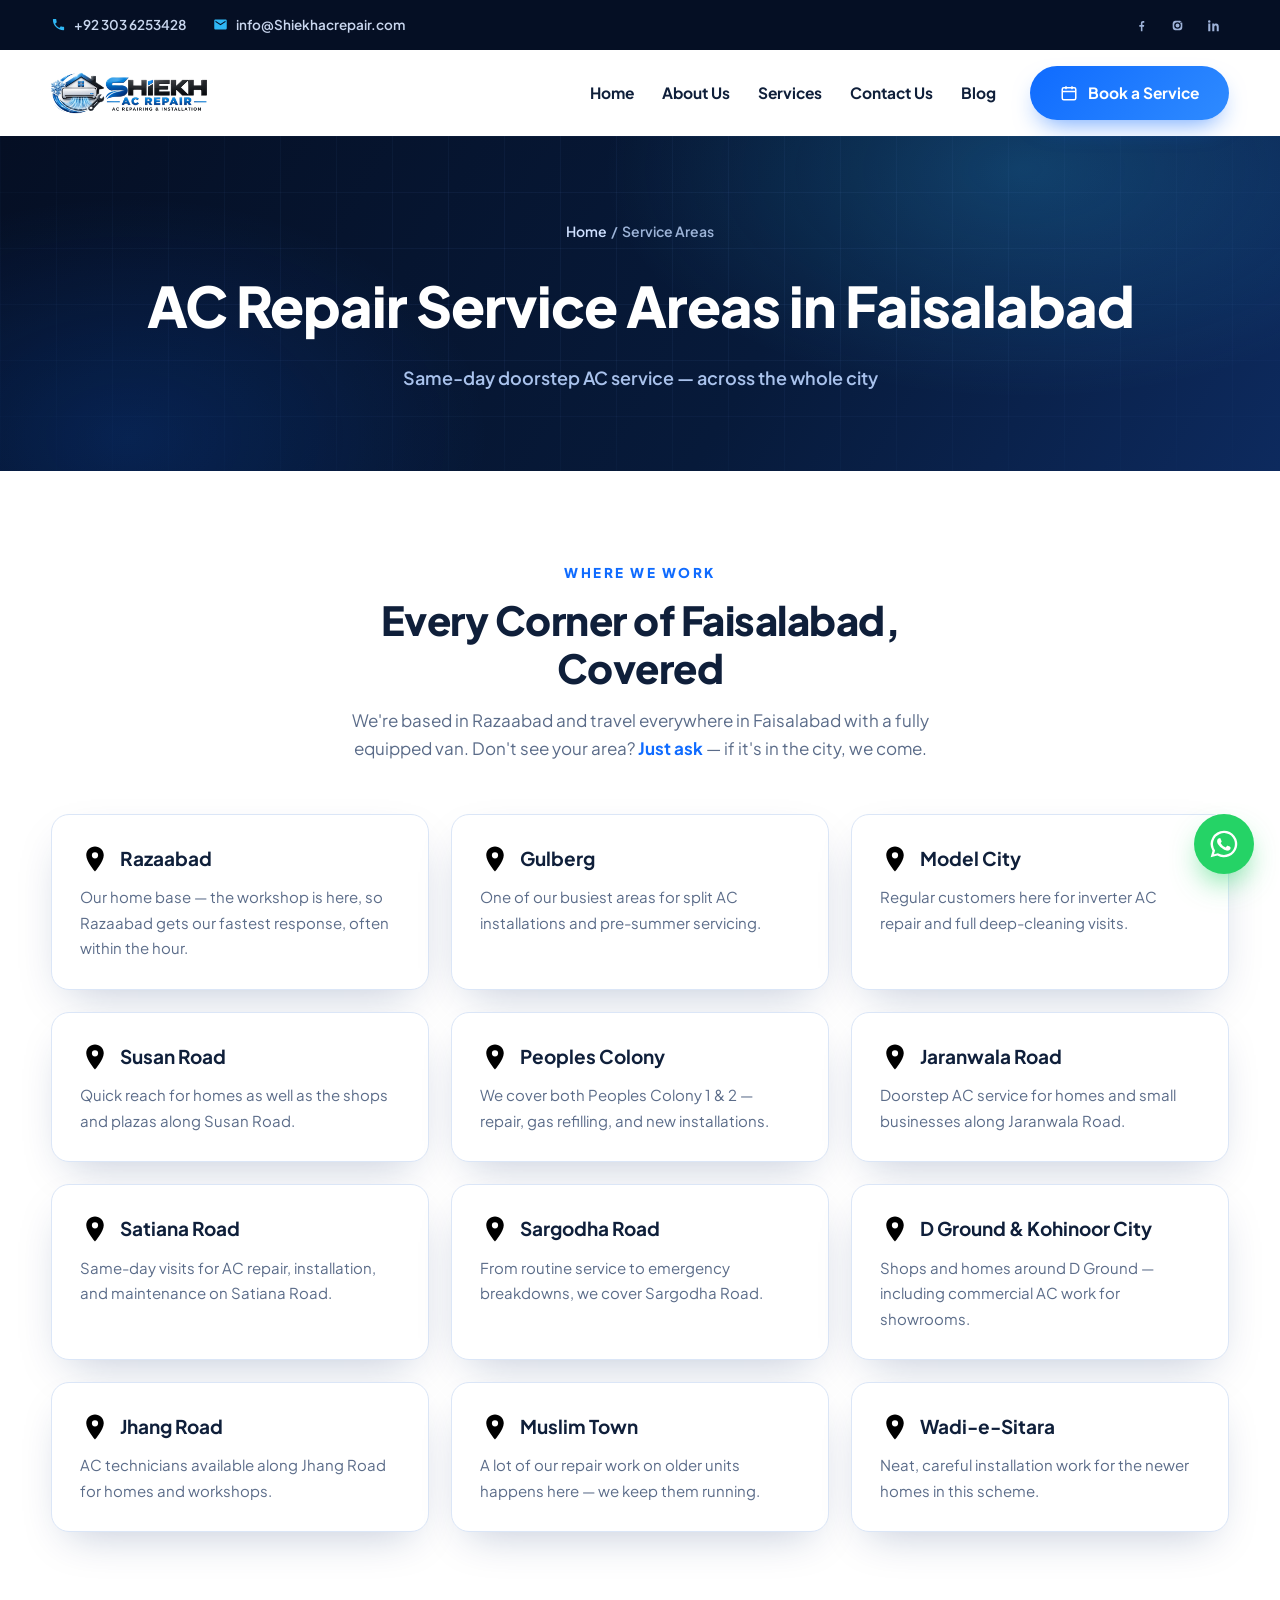
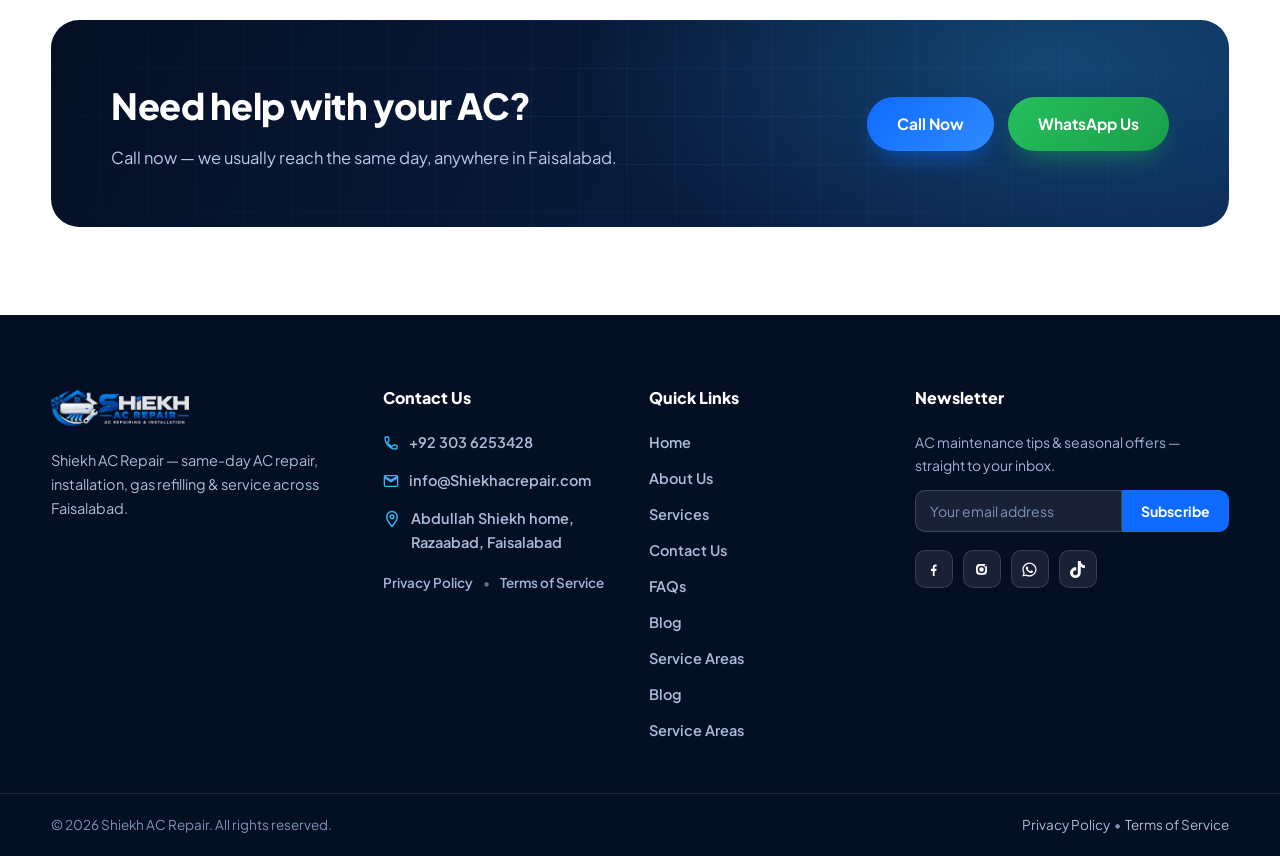
<file: service-areas.html>
<!DOCTYPE html>
<html lang="en">
<head>
  <meta charset="UTF-8">
  <meta name="viewport" content="width=device-width, initial-scale=1.0">
  <title>AC Repair Service Areas in Faisalabad | Shiekh AC Repair</title>
  <meta name="description" content="Shiekh AC Repair serves all of Faisalabad — Razaabad, Gulberg, Model City, Susan Road, Peoples Colony, Jaranwala Road & more. Same-day doorstep AC service.">
  <meta property="og:title" content="Service Areas – Shiekh AC Repair Faisalabad">
  <meta property="og:description" content="Shiekh AC Repair serves all of Faisalabad — Razaabad, Gulberg, Model City, Susan Road, Peoples Colony, Jaranwala Road & more. Same-day doorstep AC service.">
  <meta property="og:type" content="website">
  <link rel="icon" type="image/png" href="assets/logo/favicon.png">
  <link rel="preconnect" href="https://fonts.googleapis.com">
  <link rel="preconnect" href="https://fonts.gstatic.com" crossorigin>
  <link href="https://fonts.googleapis.com/css2?family=Plus+Jakarta+Sans:wght@400;500;600;700;800&display=swap" rel="stylesheet">
  <link rel="stylesheet" href="assets/css/style.css">
</head>
<body>

<!-- ======= Top bar ======= -->
<div class="topbar">
  <div class="container topbar-inner">
    <div class="topbar-contact">
      <a href="tel:+923036253428">
        <svg viewBox="0 0 24 24"><path d="M6.6 10.8c1.4 2.8 3.8 5.2 6.6 6.6l2.2-2.2c.3-.3.7-.4 1-.2 1.1.4 2.3.6 3.6.6.6 0 1 .4 1 1V20c0 .6-.4 1-1 1C10.6 21 3 13.4 3 4c0-.6.4-1 1-1h3.5c.6 0 1 .4 1 1 0 1.2.2 2.4.6 3.6.1.3 0 .7-.2 1l-2.3 2.2z"/></svg>
        +92 303 6253428
      </a>
      <a href="mailto:info@Shiekhacrepair.com">
        <svg viewBox="0 0 24 24"><path d="M20 4H4c-1.1 0-2 .9-2 2v12c0 1.1.9 2 2 2h16c1.1 0 2-.9 2-2V6c0-1.1-.9-2-2-2zm0 4l-8 5-8-5V6l8 5 8-5v2z"/></svg>
        info@Shiekhacrepair.com
      </a>
    </div>
    <div class="topbar-social">
      <a href="#" aria-label="Facebook"><svg viewBox="0 0 24 24"><path d="M13.5 21v-7h2.4l.4-3h-2.8V9.1c0-.9.3-1.5 1.6-1.5h1.3V4.9c-.3 0-1.1-.1-2-.1-2 0-3.4 1.2-3.4 3.5V11H8.5v3H11v7h2.5z"/></svg></a>
      <a href="#" aria-label="Instagram"><svg viewBox="0 0 24 24"><path d="M12 8.8A3.2 3.2 0 1 0 12 15.2 3.2 3.2 0 0 0 12 8.8zm0-2.1a5.3 5.3 0 1 1 0 10.6 5.3 5.3 0 0 1 0-10.6zm6.8-.1a1.2 1.2 0 1 1-2.4 0 1.2 1.2 0 0 1 2.4 0zM12 4.2c-2.5 0-2.8 0-3.8.1-1 .1-1.9.4-2.6 1.2-.7.7-1.1 1.6-1.2 2.6-.1 1-.1 1.3-.1 3.8s0 2.8.1 3.8c.1 1 .4 1.9 1.2 2.6.7.7 1.6 1.1 2.6 1.2 1 .1 1.3.1 3.8.1s2.8 0 3.8-.1c1-.1 1.9-.4 2.6-1.2.7-.7 1.1-1.6 1.2-2.6.1-1 .1-1.3.1-3.8s0-2.8-.1-3.8c-.1-1-.4-1.9-1.2-2.6-.7-.7-1.6-1.1-2.6-1.2-1-.1-1.3-.1-3.8-.1z"/></svg></a>
      <a href="#" aria-label="LinkedIn"><svg viewBox="0 0 24 24"><path d="M6.9 8.6H3.6V21h3.3V8.6zM5.2 3.5a2 2 0 1 0 0 4 2 2 0 0 0 0-4zM20.4 13.4c0-3.2-1.7-4.7-4-4.7-1.8 0-2.7 1-3.1 1.7V8.6h-3.3V21h3.3v-6.6c0-1.6.8-2.5 2-2.5s1.9.9 1.9 2.5V21h3.2v-7.6z"/></svg></a>
    </div>
  </div>
</div>

<!-- ======= Header ======= -->
<header class="site-header">
  <div class="container header-inner">
    <a class="brand" href="index.html" aria-label="Shiekh AC Repair — home">
      <img src="assets/logo/logo-header.png" alt="Shiekh AC Repair — AC Repairing & Installation">
    </a>
    <nav class="main-nav" id="mainNav" aria-label="Main navigation">
      <a class="nav-link" href="index.html">Home</a>
      <a class="nav-link" href="about.html">About Us</a>
      <a class="nav-link" href="services.html">Services</a>
      <a class="nav-link" href="contact.html">Contact Us</a>
      <a class="nav-link" href="blog.html">Blog</a>
      <a class="btn btn-primary nav-cta" href="contact.html">
        <svg viewBox="0 0 24 24" fill="none" stroke="currentColor" stroke-width="2"><rect x="3" y="5" width="18" height="16" rx="2"/><path d="M8 3v4M16 3v4M3 10h18"/></svg>
        Book a Service
      </a>
    </nav>
    <button class="nav-toggle" id="navToggle" aria-label="Open menu"><span></span><span></span><span></span></button>
  </div>
</header>

<!-- ======= Page hero ======= -->
<section class="page-hero">
  <div class="container page-hero-inner">
    <p class="breadcrumb"><a href="index.html">Home</a> &nbsp;/&nbsp; Service Areas</p>
    <h1>AC Repair Service Areas in Faisalabad</h1>
    <p class="page-hero-sub">Same-day doorstep AC service — across the whole city</p>
  </div>
</section>

<section class="section">
  <div class="container">
    <div class="section-head reveal">
      <span class="eyebrow">Where We Work</span>
      <h2>Every Corner of Faisalabad, Covered</h2>
      <p style="max-width:640px;margin:14px auto 0;color:var(--muted)">We're based in Razaabad and travel everywhere in Faisalabad with a fully equipped van. Don't see your area? <a href="contact.html" style="color:var(--blue);font-weight:700">Just ask</a> — if it's in the city, we come.</p>
    </div>
    <div class="areas-grid">
      <div class="area-card reveal">
        <h3><span class="tick"><svg viewBox="0 0 24 24"><path d="M12 2C8.1 2 5 5.1 5 9c0 5.2 7 13 7 13s7-7.8 7-13c0-3.9-3.1-7-7-7zm0 9.5A2.5 2.5 0 1 1 12 6.5a2.5 2.5 0 0 1 0 5z"/></svg></span>Razaabad</h3>
        <p>Our home base — the workshop is here, so Razaabad gets our fastest response, often within the hour.</p>
      </div>
      <div class="area-card reveal">
        <h3><span class="tick"><svg viewBox="0 0 24 24"><path d="M12 2C8.1 2 5 5.1 5 9c0 5.2 7 13 7 13s7-7.8 7-13c0-3.9-3.1-7-7-7zm0 9.5A2.5 2.5 0 1 1 12 6.5a2.5 2.5 0 0 1 0 5z"/></svg></span>Gulberg</h3>
        <p>One of our busiest areas for split AC installations and pre-summer servicing.</p>
      </div>
      <div class="area-card reveal">
        <h3><span class="tick"><svg viewBox="0 0 24 24"><path d="M12 2C8.1 2 5 5.1 5 9c0 5.2 7 13 7 13s7-7.8 7-13c0-3.9-3.1-7-7-7zm0 9.5A2.5 2.5 0 1 1 12 6.5a2.5 2.5 0 0 1 0 5z"/></svg></span>Model City</h3>
        <p>Regular customers here for inverter AC repair and full deep-cleaning visits.</p>
      </div>
      <div class="area-card reveal">
        <h3><span class="tick"><svg viewBox="0 0 24 24"><path d="M12 2C8.1 2 5 5.1 5 9c0 5.2 7 13 7 13s7-7.8 7-13c0-3.9-3.1-7-7-7zm0 9.5A2.5 2.5 0 1 1 12 6.5a2.5 2.5 0 0 1 0 5z"/></svg></span>Susan Road</h3>
        <p>Quick reach for homes as well as the shops and plazas along Susan Road.</p>
      </div>
      <div class="area-card reveal">
        <h3><span class="tick"><svg viewBox="0 0 24 24"><path d="M12 2C8.1 2 5 5.1 5 9c0 5.2 7 13 7 13s7-7.8 7-13c0-3.9-3.1-7-7-7zm0 9.5A2.5 2.5 0 1 1 12 6.5a2.5 2.5 0 0 1 0 5z"/></svg></span>Peoples Colony</h3>
        <p>We cover both Peoples Colony 1 & 2 — repair, gas refilling, and new installations.</p>
      </div>
      <div class="area-card reveal">
        <h3><span class="tick"><svg viewBox="0 0 24 24"><path d="M12 2C8.1 2 5 5.1 5 9c0 5.2 7 13 7 13s7-7.8 7-13c0-3.9-3.1-7-7-7zm0 9.5A2.5 2.5 0 1 1 12 6.5a2.5 2.5 0 0 1 0 5z"/></svg></span>Jaranwala Road</h3>
        <p>Doorstep AC service for homes and small businesses along Jaranwala Road.</p>
      </div>
      <div class="area-card reveal">
        <h3><span class="tick"><svg viewBox="0 0 24 24"><path d="M12 2C8.1 2 5 5.1 5 9c0 5.2 7 13 7 13s7-7.8 7-13c0-3.9-3.1-7-7-7zm0 9.5A2.5 2.5 0 1 1 12 6.5a2.5 2.5 0 0 1 0 5z"/></svg></span>Satiana Road</h3>
        <p>Same-day visits for AC repair, installation, and maintenance on Satiana Road.</p>
      </div>
      <div class="area-card reveal">
        <h3><span class="tick"><svg viewBox="0 0 24 24"><path d="M12 2C8.1 2 5 5.1 5 9c0 5.2 7 13 7 13s7-7.8 7-13c0-3.9-3.1-7-7-7zm0 9.5A2.5 2.5 0 1 1 12 6.5a2.5 2.5 0 0 1 0 5z"/></svg></span>Sargodha Road</h3>
        <p>From routine service to emergency breakdowns, we cover Sargodha Road.</p>
      </div>
      <div class="area-card reveal">
        <h3><span class="tick"><svg viewBox="0 0 24 24"><path d="M12 2C8.1 2 5 5.1 5 9c0 5.2 7 13 7 13s7-7.8 7-13c0-3.9-3.1-7-7-7zm0 9.5A2.5 2.5 0 1 1 12 6.5a2.5 2.5 0 0 1 0 5z"/></svg></span>D Ground & Kohinoor City</h3>
        <p>Shops and homes around D Ground — including commercial AC work for showrooms.</p>
      </div>
      <div class="area-card reveal">
        <h3><span class="tick"><svg viewBox="0 0 24 24"><path d="M12 2C8.1 2 5 5.1 5 9c0 5.2 7 13 7 13s7-7.8 7-13c0-3.9-3.1-7-7-7zm0 9.5A2.5 2.5 0 1 1 12 6.5a2.5 2.5 0 0 1 0 5z"/></svg></span>Jhang Road</h3>
        <p>AC technicians available along Jhang Road for homes and workshops.</p>
      </div>
      <div class="area-card reveal">
        <h3><span class="tick"><svg viewBox="0 0 24 24"><path d="M12 2C8.1 2 5 5.1 5 9c0 5.2 7 13 7 13s7-7.8 7-13c0-3.9-3.1-7-7-7zm0 9.5A2.5 2.5 0 1 1 12 6.5a2.5 2.5 0 0 1 0 5z"/></svg></span>Muslim Town</h3>
        <p>A lot of our repair work on older units happens here — we keep them running.</p>
      </div>
      <div class="area-card reveal">
        <h3><span class="tick"><svg viewBox="0 0 24 24"><path d="M12 2C8.1 2 5 5.1 5 9c0 5.2 7 13 7 13s7-7.8 7-13c0-3.9-3.1-7-7-7zm0 9.5A2.5 2.5 0 1 1 12 6.5a2.5 2.5 0 0 1 0 5z"/></svg></span>Wadi-e-Sitara</h3>
        <p>Neat, careful installation work for the newer homes in this scheme.</p>
      </div>
    </div>
  </div>
</section>
<!-- ======= CTA ======= -->
<section class="section" style="padding-top:0">
  <div class="container">
    <div class="cta-band reveal">
      <div class="cta-inner">
        <div>
          <h2>Need help with your AC?</h2>
          <p>Call now — we usually reach the same day, anywhere in Faisalabad.</p>
        </div>
        <div class="cta-actions">
          <a class="btn btn-primary" href="tel:+923036253428">Call Now</a>
          <a class="btn btn-green" href="https://wa.me/923036253428?text=Hello%20Shiekh%20AC%20Repair%2C%20I%20need%20AC%20service." target="_blank" rel="noopener">WhatsApp Us</a>
        </div>
      </div>
    </div>
  </div>
</section>
<!-- ======= Footer ======= -->
<footer class="site-footer">
  <div class="container footer-grid">
    <div class="footer-brand">
      <img src="assets/logo/logo-footer.png" alt="Shiekh AC Repair">
      <p>Shiekh AC Repair — same-day AC repair, installation, gas refilling &amp; service across Faisalabad.</p>
    </div>
    <div>
      <h4>Contact Us</h4>
      <div class="footer-contact">
        <a href="tel:+923036253428"><svg viewBox="0 0 24 24"><path d="M6.6 10.8c1.4 2.8 3.8 5.2 6.6 6.6l2.2-2.2c.3-.3.7-.4 1-.2 1.1.4 2.3.6 3.6.6.6 0 1 .4 1 1V20c0 .6-.4 1-1 1C10.6 21 3 13.4 3 4c0-.6.4-1 1-1h3.5c.6 0 1 .4 1 1 0 1.2.2 2.4.6 3.6.1.3 0 .7-.2 1l-2.3 2.2z"/></svg>+92 303 6253428</a>
        <a href="mailto:info@Shiekhacrepair.com"><svg viewBox="0 0 24 24"><path d="M20 4H4c-1.1 0-2 .9-2 2v12c0 1.1.9 2 2 2h16c1.1 0 2-.9 2-2V6c0-1.1-.9-2-2-2zm0 4l-8 5-8-5V6l8 5 8-5v2z"/></svg>info@Shiekhacrepair.com</a>
        <span class="footer-addr-line"><svg viewBox="0 0 24 24"><path d="M12 2C8.1 2 5 5.1 5 9c0 5.2 7 13 7 13s7-7.8 7-13c0-3.9-3.1-7-7-7zm0 9.5A2.5 2.5 0 1 1 12 6.5a2.5 2.5 0 0 1 0 5z"/></svg><span>Abdullah Shiekh home,<br>Razaabad, Faisalabad</span></span>
        <span class="footer-legal"><a href="privacy.html">Privacy Policy</a><span class="dot">•</span><a href="terms.html">Terms of Service</a></span>
      </div>
    </div>
    <div>
      <h4>Quick Links</h4>
      <div class="footer-links">
        <a href="index.html">Home</a>
        <a href="about.html">About Us</a>
        <a href="services.html">Services</a>
        <a href="contact.html">Contact Us</a>
        <a href="faqs.html">FAQs</a>
        <a href="blog.html">Blog</a>
        <a href="service-areas.html">Service Areas</a>
        <a href="blog.html">Blog</a>
        <a href="service-areas.html">Service Areas</a>
      </div>
    </div>
    <div>
      <h4>Newsletter</h4>
      <p class="footer-news-text">AC maintenance tips &amp; seasonal offers — straight to your inbox.</p>
      <form class="footer-news-form" action="https://formsubmit.co/info@Shiekhacrepair.com" method="POST">
        <input type="hidden" name="_subject" value="New newsletter signup — Shiekh AC Repair">
        <input type="hidden" name="_captcha" value="false">
        <input type="email" name="email" placeholder="Your email address" required aria-label="Email address">
        <button type="submit">Subscribe</button>
      </form>
      <div class="footer-social">
        <a href="https://facebook.com/abdullahsheikh1" target="_blank" rel="noopener" aria-label="Facebook"><svg viewBox="0 0 24 24"><path d="M13.5 21v-7h2.4l.4-3h-2.8V9.1c0-.9.3-1.5 1.6-1.5h1.3V4.9c-.3 0-1.1-.1-2-.1-2 0-3.4 1.2-3.4 3.5V11H8.5v3H11v7h2.5z"/></svg></a>
        <a href="https://www.instagram.com/ab_shiekh_/" target="_blank" rel="noopener" aria-label="Instagram"><svg viewBox="0 0 24 24"><path d="M12 8.8A3.2 3.2 0 1 0 12 15.2 3.2 3.2 0 0 0 12 8.8zm0-2.1a5.3 5.3 0 1 1 0 10.6 5.3 5.3 0 0 1 0-10.6zm6.8-.1a1.2 1.2 0 1 1-2.4 0 1.2 1.2 0 0 1 2.4 0zM12 4.2c-2.5 0-2.8 0-3.8.1-1 .1-1.9.4-2.6 1.2-.7.7-1.1 1.6-1.2 2.6-.1 1-.1 1.3-.1 3.8s0 2.8.1 3.8c.1 1 .4 1.9 1.2 2.6.7.7 1.6 1.1 2.6 1.2 1 .1 1.3.1 3.8.1s2.8 0 3.8-.1c1-.1 1.9-.4 2.6-1.2.7-.7 1.1-1.6 1.2-2.6.1-1 .1-1.3.1-3.8s0-2.8-.1-3.8c-.1-1-.4-1.9-1.2-2.6-.7-.7-1.6-1.1-2.6-1.2-1-.1-1.3-.1-3.8-.1z"/></svg></a>
        <a href="https://wa.me/923036253428" target="_blank" rel="noopener" aria-label="WhatsApp"><svg viewBox="0 0 24 24"><path d="M12 2a10 10 0 0 0-8.6 15.1L2 22l5-1.3A10 10 0 1 0 12 2zm0 18.2a8.2 8.2 0 0 1-4.2-1.1l-.3-.2-3 .8.8-2.9-.2-.3A8.2 8.2 0 1 1 12 20.2zm4.6-6.1c-.3-.1-1.5-.7-1.7-.8-.2-.1-.4-.1-.6.1-.2.3-.6.8-.8 1-.1.2-.3.2-.5.1a6.7 6.7 0 0 1-3.3-2.9c-.3-.4 0-.5.1-.7l.4-.5c.1-.2.1-.3 0-.5l-.8-1.9c-.2-.5-.4-.4-.6-.4h-.5c-.2 0-.5.2-.7.5-.9.9-1.1 2.2-.2 3.9a11.6 11.6 0 0 0 4.5 4.2c1.7.8 2.4.9 3.2.7.5-.1 1.5-.6 1.7-1.2.2-.6.2-1.1.1-1.2 0-.1-.2-.2-.5-.3z"/></svg></a>
        <a href="https://www.tiktok.com/@ab_shiekh" target="_blank" rel="noopener" aria-label="TikTok"><svg viewBox="0 0 24 24"><path d="M12.525.02c1.31-.02 2.61-.01 3.91-.02.08 1.53.63 3.09 1.75 4.17 1.12 1.11 2.7 1.62 4.24 1.79v4.03c-1.44-.05-2.89-.35-4.2-.97-.57-.26-1.1-.59-1.62-.93-.01 2.92.01 5.84-.02 8.75-.08 1.4-.54 2.79-1.35 3.94-1.31 1.92-3.58 3.17-5.91 3.21-1.43.08-2.86-.31-4.08-1.03-2.02-1.19-3.44-3.37-3.65-5.71-.02-.5-.03-1-.01-1.49.18-1.9 1.12-3.72 2.58-4.96 1.66-1.44 3.98-2.13 6.15-1.72.02 1.48-.04 2.96-.04 4.44-.99-.32-2.15-.23-3.02.37-.63.41-1.11 1.04-1.36 1.75-.21.51-.15 1.07-.14 1.61.24 1.64 1.82 3.02 3.5 2.87 1.12-.01 2.19-.66 2.77-1.61.19-.33.4-.67.41-1.06.1-1.79.06-3.57.07-5.36.01-4.03-.01-8.05.02-12.07z"/></svg></a>
      </div>
    </div>
  </div>
  <div class="footer-bottom">
    <div class="container">
      <span>© <span id="year">2026</span> Shiekh AC Repair. All rights reserved.</span>
      <span><a href="privacy.html">Privacy Policy</a> &nbsp;•&nbsp; <a href="terms.html">Terms of Service</a></span>
    </div>
  </div>
  <a class="whatsapp-float" href="https://wa.me/923036253428?text=Hello%20Shiekh%20AC%20Repair%2C%20I%20need%20AC%20service." target="_blank" rel="noopener" aria-label="Chat on WhatsApp">
    <svg viewBox="0 0 24 24"><path d="M12 2a10 10 0 0 0-8.6 15.1L2 22l5-1.3A10 10 0 1 0 12 2zm0 18.2a8.2 8.2 0 0 1-4.2-1.1l-.3-.2-3 .8.8-2.9-.2-.3A8.2 8.2 0 1 1 12 20.2zm4.6-6.1c-.3-.1-1.5-.7-1.7-.8-.2-.1-.4-.1-.6.1-.2.3-.6.8-.8 1-.1.2-.3.2-.5.1a6.7 6.7 0 0 1-3.3-2.9c-.3-.4 0-.5.1-.7l.4-.5c.1-.2.1-.3 0-.5l-.8-1.9c-.2-.5-.4-.4-.6-.4h-.5c-.2 0-.5.2-.7.5-.9.9-1.1 2.2-.2 3.9a11.6 11.6 0 0 0 4.5 4.2c1.7.8 2.4.9 3.2.7.5-.1 1.5-.6 1.7-1.2.2-.6.2-1.1.1-1.2 0-.1-.2-.2-.5-.3z"/></svg>
  </a>
</footer>


<script src="assets/js/main.js"></script>
</body>
</html>
</file>
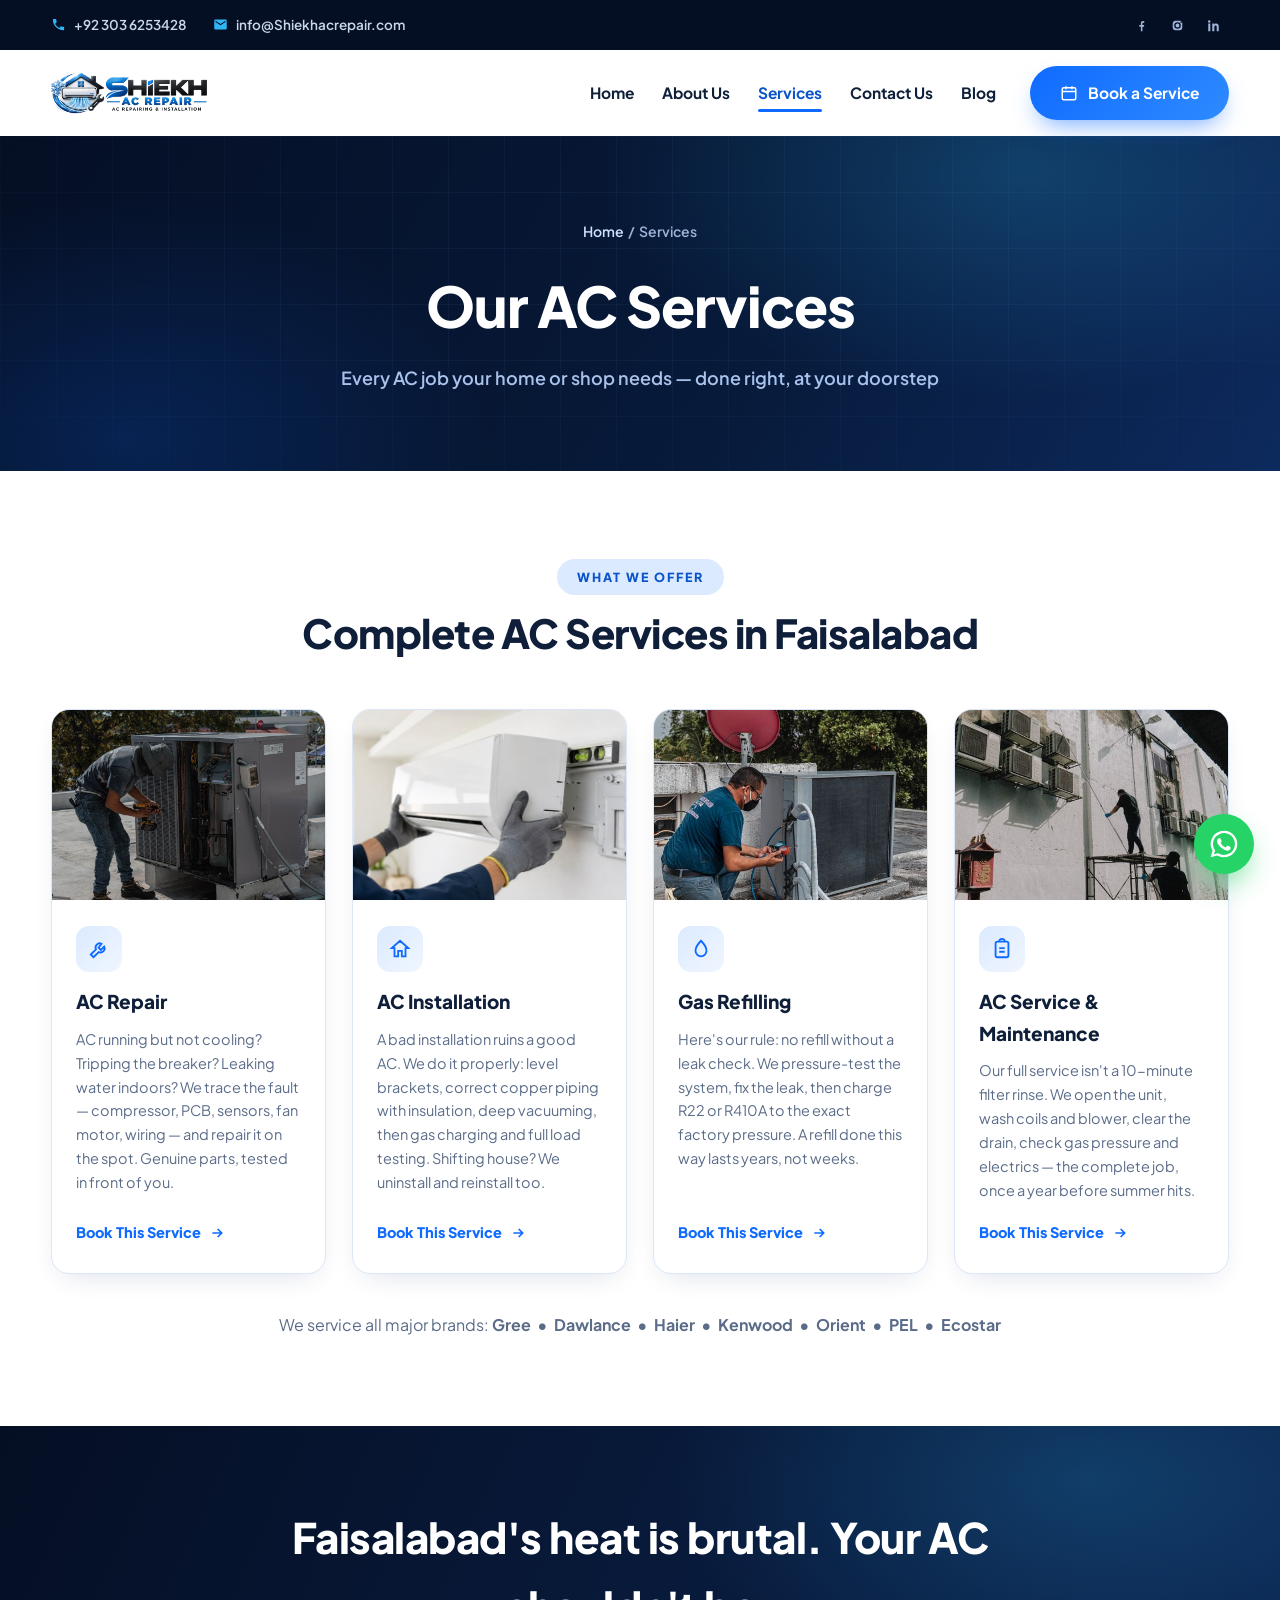
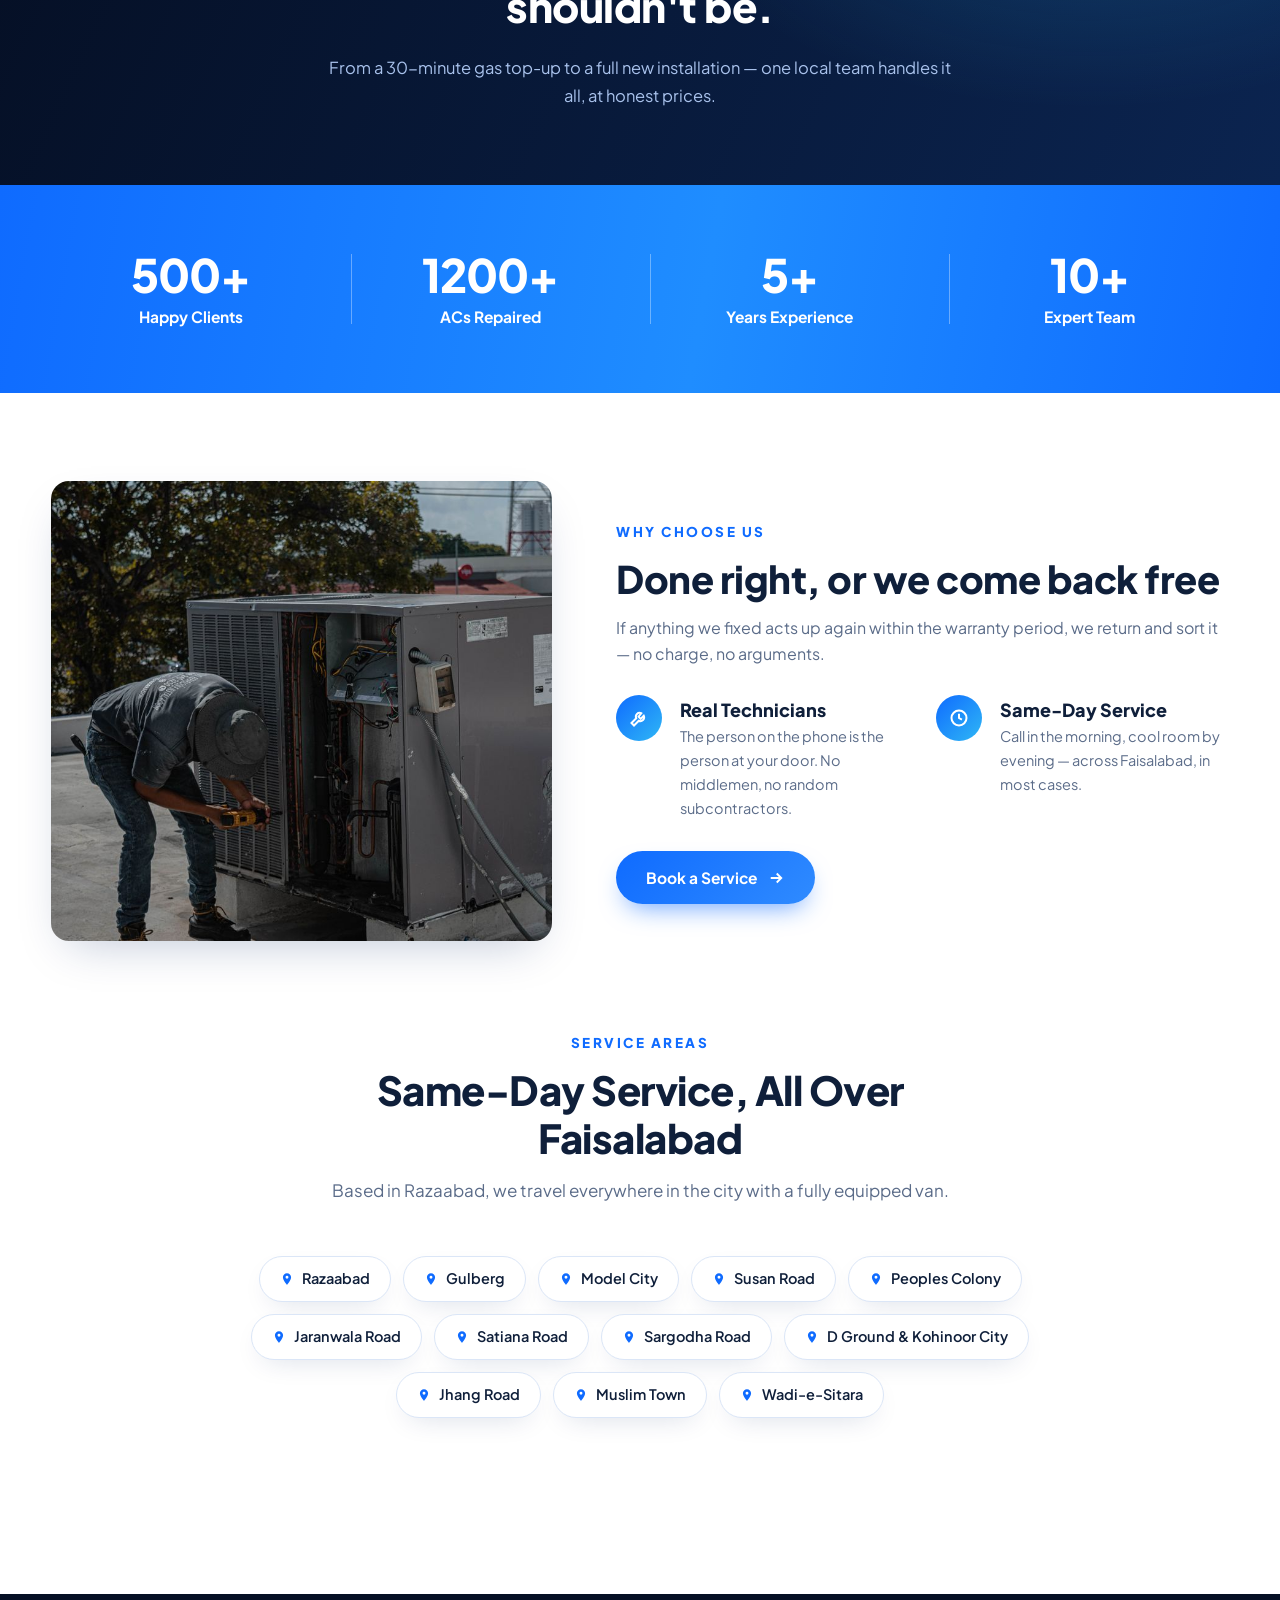
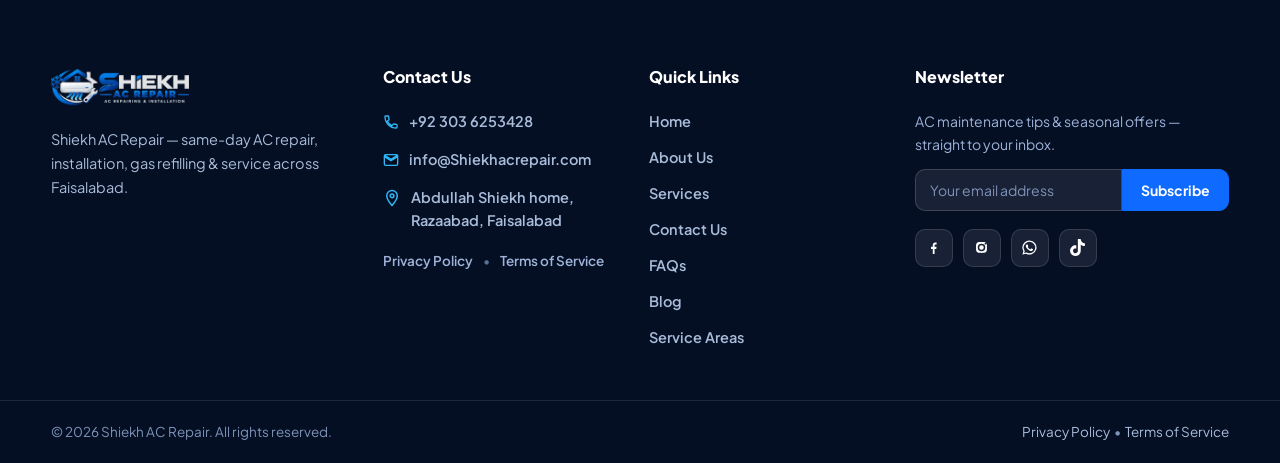
<file: services.html>
<!DOCTYPE html>
<html lang="en">
<head>
  <meta charset="UTF-8">
  <meta name="viewport" content="width=device-width, initial-scale=1.0">
  <title>AC Repair, Installation &amp; Gas Refilling in Faisalabad</title>
  <meta name="description" content="Split & inverter AC repair, professional AC installation, R22/R410A gas refilling & deep AC service in Faisalabad. Same-day doorstep visits. Call +92 303 6253428.">
  <meta property="og:title" content="AC Services in Faisalabad – Shiekh AC Repair">
  <meta property="og:description" content="AC repair, installation, gas refilling & deep cleaning in Faisalabad. Same-day service. Call +92 303 6253428.">
  <meta property="og:type" content="website">
  <link rel="icon" type="image/png" href="assets/logo/favicon.png">
  <link rel="preconnect" href="https://fonts.googleapis.com">
  <link rel="preconnect" href="https://fonts.gstatic.com" crossorigin>
  <link href="https://fonts.googleapis.com/css2?family=Plus+Jakarta+Sans:wght@400;500;600;700;800&display=swap" rel="stylesheet">
  <link rel="stylesheet" href="assets/css/style.css">
</head>
<body>

<div class="topbar">
  <div class="container topbar-inner">
    <div class="topbar-contact">
      <a href="tel:+923036253428">
        <svg viewBox="0 0 24 24"><path d="M6.6 10.8c1.4 2.8 3.8 5.2 6.6 6.6l2.2-2.2c.3-.3.7-.4 1-.2 1.1.4 2.3.6 3.6.6.6 0 1 .4 1 1V20c0 .6-.4 1-1 1C10.6 21 3 13.4 3 4c0-.6.4-1 1-1h3.5c.6 0 1 .4 1 1 0 1.2.2 2.4.6 3.6.1.3 0 .7-.2 1l-2.3 2.2z"/></svg>
        +92 303 6253428
      </a>
      <a href="mailto:info@Shiekhacrepair.com">
        <svg viewBox="0 0 24 24"><path d="M20 4H4c-1.1 0-2 .9-2 2v12c0 1.1.9 2 2 2h16c1.1 0 2-.9 2-2V6c0-1.1-.9-2-2-2zm0 4l-8 5-8-5V6l8 5 8-5v2z"/></svg>
        info@Shiekhacrepair.com
      </a>
    </div>
    <div class="topbar-social">
      <a href="#" aria-label="Facebook"><svg viewBox="0 0 24 24"><path d="M13.5 21v-7h2.4l.4-3h-2.8V9.1c0-.9.3-1.5 1.6-1.5h1.3V4.9c-.3 0-1.1-.1-2-.1-2 0-3.4 1.2-3.4 3.5V11H8.5v3H11v7h2.5z"/></svg></a>
      <a href="#" aria-label="Instagram"><svg viewBox="0 0 24 24"><path d="M12 8.8A3.2 3.2 0 1 0 12 15.2 3.2 3.2 0 0 0 12 8.8zm0-2.1a5.3 5.3 0 1 1 0 10.6 5.3 5.3 0 0 1 0-10.6zm6.8-.1a1.2 1.2 0 1 1-2.4 0 1.2 1.2 0 0 1 2.4 0zM12 4.2c-2.5 0-2.8 0-3.8.1-1 .1-1.9.4-2.6 1.2-.7.7-1.1 1.6-1.2 2.6-.1 1-.1 1.3-.1 3.8s0 2.8.1 3.8c.1 1 .4 1.9 1.2 2.6.7.7 1.6 1.1 2.6 1.2 1 .1 1.3.1 3.8.1s2.8 0 3.8-.1c1-.1 1.9-.4 2.6-1.2.7-.7 1.1-1.6 1.2-2.6.1-1 .1-1.3.1-3.8s0-2.8-.1-3.8c-.1-1-.4-1.9-1.2-2.6-.7-.7-1.6-1.1-2.6-1.2-1-.1-1.3-.1-3.8-.1z"/></svg></a>
      <a href="#" aria-label="LinkedIn"><svg viewBox="0 0 24 24"><path d="M6.9 8.6H3.6V21h3.3V8.6zM5.2 3.5a2 2 0 1 0 0 4 2 2 0 0 0 0-4zM20.4 13.4c0-3.2-1.7-4.7-4-4.7-1.8 0-2.7 1-3.1 1.7V8.6h-3.3V21h3.3v-6.6c0-1.6.8-2.5 2-2.5s1.9.9 1.9 2.5V21h3.2v-7.6z"/></svg></a>
    </div>
  </div>
</div>

<header class="site-header">
  <div class="container header-inner">
    <a class="brand" href="index.html" aria-label="Shiekh AC Repair — home">
      <img src="assets/logo/logo-header.png" alt="Shiekh AC Repair — AC Repairing & Installation">
    </a>
    <nav class="main-nav" id="mainNav" aria-label="Main navigation">
      <a class="nav-link" href="index.html">Home</a>
      <a class="nav-link" href="about.html">About Us</a>
      <a class="nav-link active" href="services.html">Services</a>
      <a class="nav-link" href="contact.html">Contact Us</a>
      <a class="nav-link" href="blog.html">Blog</a>
      <a class="btn btn-primary nav-cta" href="contact.html">
        <svg viewBox="0 0 24 24" fill="none" stroke="currentColor" stroke-width="2"><rect x="3" y="5" width="18" height="16" rx="2"/><path d="M8 3v4M16 3v4M3 10h18"/></svg>
        Book a Service
      </a>
    </nav>
    <button class="nav-toggle" id="navToggle" aria-label="Open menu"><span></span><span></span><span></span></button>
  </div>
</header>

<!-- ======= Page hero ======= -->
<section class="page-hero">
  <div class="container page-hero-inner">
    <p class="breadcrumb"><a href="index.html">Home</a> &nbsp;/&nbsp; Services</p>
    <h1>Our AC Services</h1>
    <p class="page-hero-sub">Every AC job your home or shop needs — done right, at your doorstep</p>
  </div>
</section>

<!-- ======= What we offer ======= -->
<section class="section">
  <div class="container">
    <div class="section-head reveal">
      <span class="pill">What we offer</span>
      <h2>Complete AC Services in Faisalabad</h2>
    </div>
    <div class="cards-4">
      <article class="card reveal">
        <div class="card-media"><img src="assets/img/service-repair.jpg" alt="Split AC repair at home in Faisalabad"></div>
        <div class="card-body">
          <div class="card-icon"><svg viewBox="0 0 24 24"><path d="M14.7 6.3a4.5 4.5 0 0 0-6 6L3 18l3 3 5.7-5.7a4.5 4.5 0 0 0 6-6L14 13l-2.5-2.5 3.2-4.2z"/></svg></div>
          <h3>AC Repair</h3>
          <p>AC running but not cooling? Tripping the breaker? Leaking water indoors? We trace the fault — compressor, PCB, sensors, fan motor, wiring — and repair it on the spot. Genuine parts, tested in front of you.</p>
          <a class="card-link" href="contact.html">Book This Service <svg viewBox="0 0 24 24"><path d="M5 12h14M13 6l6 6-6 6"/></svg></a>
        </div>
      </article>
      <article class="card reveal">
        <div class="card-media"><img src="assets/img/service-install.jpg" alt="Inverter AC installation in Faisalabad"></div>
        <div class="card-body">
          <div class="card-icon"><svg viewBox="0 0 24 24"><path d="M12 3l9 8h-3v9h-4v-6H10v6H6v-9H3l9-8z"/></svg></div>
          <h3>AC Installation</h3>
          <p>A bad installation ruins a good AC. We do it properly: level brackets, correct copper piping with insulation, deep vacuuming, then gas charging and full load testing. Shifting house? We uninstall and reinstall too.</p>
          <a class="card-link" href="contact.html">Book This Service <svg viewBox="0 0 24 24"><path d="M5 12h14M13 6l6 6-6 6"/></svg></a>
        </div>
      </article>
      <article class="card reveal">
        <div class="card-media"><img src="assets/img/service-gas.jpg" alt="AC gas refilling with manifold gauges in Faisalabad"></div>
        <div class="card-body">
          <div class="card-icon"><svg viewBox="0 0 24 24"><path d="M12 3s6 6.2 6 11a6 6 0 0 1-12 0c0-4.8 6-11 6-11z"/></svg></div>
          <h3>Gas Refilling</h3>
          <p>Here's our rule: no refill without a leak check. We pressure-test the system, fix the leak, then charge R22 or R410A to the exact factory pressure. A refill done this way lasts years, not weeks.</p>
          <a class="card-link" href="contact.html">Book This Service <svg viewBox="0 0 24 24"><path d="M5 12h14M13 6l6 6-6 6"/></svg></a>
        </div>
      </article>
      <article class="card reveal">
        <div class="card-media"><img src="assets/img/service-clean.jpg" alt="AC deep cleaning service in Faisalabad"></div>
        <div class="card-body">
          <div class="card-icon"><svg viewBox="0 0 24 24"><rect x="5" y="4" width="14" height="17" rx="2"/><path d="M9 4a3 3 0 0 1 6 0M9 11h6M9 15h6"/></svg></div>
          <h3>AC Service &amp; Maintenance</h3>
          <p>Our full service isn't a 10-minute filter rinse. We open the unit, wash coils and blower, clear the drain, check gas pressure and electrics — the complete job, once a year before summer hits.</p>
          <a class="card-link" href="contact.html">Book This Service <svg viewBox="0 0 24 24"><path d="M5 12h14M13 6l6 6-6 6"/></svg></a>
        </div>
      </article>
    </div>
    <p class="brands-line reveal">We service all major brands: <strong>Gree &nbsp;•&nbsp; Dawlance &nbsp;•&nbsp; Haier &nbsp;•&nbsp; Kenwood &nbsp;•&nbsp; Orient &nbsp;•&nbsp; PEL &nbsp;•&nbsp; Ecostar</strong></p>
  </div>
</section>

<!-- ======= Dark band ======= -->
<section class="dark-band">
  <div class="container dark-band-inner reveal">
    <h2>Faisalabad's heat is brutal. Your AC shouldn't be.</h2>
    <p>From a 30-minute gas top-up to a full new installation — one local team handles it all, at honest prices.</p>
  </div>
</section>

<!-- ======= Stats ======= -->
<!-- PLACEHOLDER: replace these numbers with your real business stats before publishing -->
<section class="stats-band">
  <div class="container stats-grid">
    <div class="stat reveal"><div class="stat-num">500+</div><div class="stat-label">Happy Clients</div></div>
    <div class="stat reveal"><div class="stat-num">1200+</div><div class="stat-label">ACs Repaired</div></div>
    <div class="stat reveal"><div class="stat-num">5+</div><div class="stat-label">Years Experience</div></div>
    <div class="stat reveal"><div class="stat-num">10+</div><div class="stat-label">Expert Team</div></div>
  </div>
</section>

<!-- ======= Why choose us ======= -->
<section class="section">
  <div class="container why-grid">
    <div class="why-media reveal">
      <img src="assets/img/why-choose.jpg" alt="AC technician mounting an indoor unit in Faisalabad">
    </div>
    <div class="reveal">
      <span class="eyebrow">Why Choose Us</span>
      <h2 style="font-size:clamp(28px,3.2vw,38px);font-weight:800;letter-spacing:-.5px;line-height:1.25">Done right, or we come back free</h2>
      <p style="color:var(--muted);margin-top:12px">If anything we fixed acts up again within the warranty period, we return and sort it — no charge, no arguments.</p>
      <div class="why-2col">
        <div class="why-item">
          <div class="tick"><svg viewBox="0 0 24 24"><path d="M14.7 6.3a4.5 4.5 0 0 0-6 6L3 18l3 3 5.7-5.7a4.5 4.5 0 0 0 6-6L14 13l-2.5-2.5 3.2-4.2z"/></svg></div>
          <div><h4>Real Technicians</h4><p>The person on the phone is the person at your door. No middlemen, no random subcontractors.</p></div>
        </div>
        <div class="why-item">
          <div class="tick"><svg viewBox="0 0 24 24"><circle cx="12" cy="12" r="9"/><path d="M12 7v5l3.5 2"/></svg></div>
          <div><h4>Same-Day Service</h4><p>Call in the morning, cool room by evening — across Faisalabad, in most cases.</p></div>
        </div>
      </div>
      <a class="btn btn-primary" href="contact.html" style="margin-top:30px">Book a Service
        <svg viewBox="0 0 24 24" fill="none" stroke="currentColor" stroke-width="2.5"><path d="M5 12h14M13 6l6 6-6 6"/></svg>
      </a>
    </div>
  </div>
</section>

<!-- ======= Service Areas strip ======= -->
<section class="section" style="padding-top:0">
  <div class="container">
    <div class="section-head reveal">
      <span class="eyebrow">Service Areas</span>
      <h2>Same-Day Service, All Over Faisalabad</h2>
      <p style="max-width:640px;margin:14px auto 0;color:var(--muted)">Based in Razaabad, we travel everywhere in the city with a fully equipped van.</p>
    </div>
    <div class="areas-cloud reveal">
      <span class="area-pill"><svg viewBox="0 0 24 24"><path d="M12 2C8.1 2 5 5.1 5 9c0 5.2 7 13 7 13s7-7.8 7-13c0-3.9-3.1-7-7-7zm0 9.5A2.5 2.5 0 1 1 12 6.5a2.5 2.5 0 0 1 0 5z"/></svg>Razaabad</span>
      <span class="area-pill"><svg viewBox="0 0 24 24"><path d="M12 2C8.1 2 5 5.1 5 9c0 5.2 7 13 7 13s7-7.8 7-13c0-3.9-3.1-7-7-7zm0 9.5A2.5 2.5 0 1 1 12 6.5a2.5 2.5 0 0 1 0 5z"/></svg>Gulberg</span>
      <span class="area-pill"><svg viewBox="0 0 24 24"><path d="M12 2C8.1 2 5 5.1 5 9c0 5.2 7 13 7 13s7-7.8 7-13c0-3.9-3.1-7-7-7zm0 9.5A2.5 2.5 0 1 1 12 6.5a2.5 2.5 0 0 1 0 5z"/></svg>Model City</span>
      <span class="area-pill"><svg viewBox="0 0 24 24"><path d="M12 2C8.1 2 5 5.1 5 9c0 5.2 7 13 7 13s7-7.8 7-13c0-3.9-3.1-7-7-7zm0 9.5A2.5 2.5 0 1 1 12 6.5a2.5 2.5 0 0 1 0 5z"/></svg>Susan Road</span>
      <span class="area-pill"><svg viewBox="0 0 24 24"><path d="M12 2C8.1 2 5 5.1 5 9c0 5.2 7 13 7 13s7-7.8 7-13c0-3.9-3.1-7-7-7zm0 9.5A2.5 2.5 0 1 1 12 6.5a2.5 2.5 0 0 1 0 5z"/></svg>Peoples Colony</span>
      <span class="area-pill"><svg viewBox="0 0 24 24"><path d="M12 2C8.1 2 5 5.1 5 9c0 5.2 7 13 7 13s7-7.8 7-13c0-3.9-3.1-7-7-7zm0 9.5A2.5 2.5 0 1 1 12 6.5a2.5 2.5 0 0 1 0 5z"/></svg>Jaranwala Road</span>
      <span class="area-pill"><svg viewBox="0 0 24 24"><path d="M12 2C8.1 2 5 5.1 5 9c0 5.2 7 13 7 13s7-7.8 7-13c0-3.9-3.1-7-7-7zm0 9.5A2.5 2.5 0 1 1 12 6.5a2.5 2.5 0 0 1 0 5z"/></svg>Satiana Road</span>
      <span class="area-pill"><svg viewBox="0 0 24 24"><path d="M12 2C8.1 2 5 5.1 5 9c0 5.2 7 13 7 13s7-7.8 7-13c0-3.9-3.1-7-7-7zm0 9.5A2.5 2.5 0 1 1 12 6.5a2.5 2.5 0 0 1 0 5z"/></svg>Sargodha Road</span>
      <span class="area-pill"><svg viewBox="0 0 24 24"><path d="M12 2C8.1 2 5 5.1 5 9c0 5.2 7 13 7 13s7-7.8 7-13c0-3.9-3.1-7-7-7zm0 9.5A2.5 2.5 0 1 1 12 6.5a2.5 2.5 0 0 1 0 5z"/></svg>D Ground & Kohinoor City</span>
      <span class="area-pill"><svg viewBox="0 0 24 24"><path d="M12 2C8.1 2 5 5.1 5 9c0 5.2 7 13 7 13s7-7.8 7-13c0-3.9-3.1-7-7-7zm0 9.5A2.5 2.5 0 1 1 12 6.5a2.5 2.5 0 0 1 0 5z"/></svg>Jhang Road</span>
      <span class="area-pill"><svg viewBox="0 0 24 24"><path d="M12 2C8.1 2 5 5.1 5 9c0 5.2 7 13 7 13s7-7.8 7-13c0-3.9-3.1-7-7-7zm0 9.5A2.5 2.5 0 1 1 12 6.5a2.5 2.5 0 0 1 0 5z"/></svg>Muslim Town</span>
      <span class="area-pill"><svg viewBox="0 0 24 24"><path d="M12 2C8.1 2 5 5.1 5 9c0 5.2 7 13 7 13s7-7.8 7-13c0-3.9-3.1-7-7-7zm0 9.5A2.5 2.5 0 1 1 12 6.5a2.5 2.5 0 0 1 0 5z"/></svg>Wadi-e-Sitara</span>
    </div>
    <div class="reveal" style="text-align:center;margin-top:30px">
      <a class="btn btn-outline" href="service-areas.html">View All Areas</a>
    </div>
  </div>
</section>

<!-- ======= Footer ======= -->
<footer class="site-footer">
  <div class="container footer-grid">
    <div class="footer-brand">
      <img src="assets/logo/logo-footer.png" alt="Shiekh AC Repair">
      <p>Shiekh AC Repair — same-day AC repair, installation, gas refilling &amp; service across Faisalabad.</p>
    </div>
    <div>
      <h4>Contact Us</h4>
      <div class="footer-contact">
        <a href="tel:+923036253428"><svg viewBox="0 0 24 24"><path d="M6.6 10.8c1.4 2.8 3.8 5.2 6.6 6.6l2.2-2.2c.3-.3.7-.4 1-.2 1.1.4 2.3.6 3.6.6.6 0 1 .4 1 1V20c0 .6-.4 1-1 1C10.6 21 3 13.4 3 4c0-.6.4-1 1-1h3.5c.6 0 1 .4 1 1 0 1.2.2 2.4.6 3.6.1.3 0 .7-.2 1l-2.3 2.2z"/></svg>+92 303 6253428</a>
        <a href="mailto:info@Shiekhacrepair.com"><svg viewBox="0 0 24 24"><path d="M20 4H4c-1.1 0-2 .9-2 2v12c0 1.1.9 2 2 2h16c1.1 0 2-.9 2-2V6c0-1.1-.9-2-2-2zm0 4l-8 5-8-5V6l8 5 8-5v2z"/></svg>info@Shiekhacrepair.com</a>
        <span class="footer-addr-line"><svg viewBox="0 0 24 24"><path d="M12 2C8.1 2 5 5.1 5 9c0 5.2 7 13 7 13s7-7.8 7-13c0-3.9-3.1-7-7-7zm0 9.5A2.5 2.5 0 1 1 12 6.5a2.5 2.5 0 0 1 0 5z"/></svg><span>Abdullah Shiekh home,<br>Razaabad, Faisalabad</span></span>
        <span class="footer-legal"><a href="privacy.html">Privacy Policy</a><span class="dot">•</span><a href="terms.html">Terms of Service</a></span>
      </div>
    </div>
    <div>
      <h4>Quick Links</h4>
      <div class="footer-links">
        <a href="index.html">Home</a>
        <a href="about.html">About Us</a>
        <a href="services.html">Services</a>
        <a href="contact.html">Contact Us</a>
        <a href="faqs.html">FAQs</a>
        <a href="blog.html">Blog</a>
        <a href="service-areas.html">Service Areas</a>
      </div>
    </div>
    <div>
      <h4>Newsletter</h4>
      <p class="footer-news-text">AC maintenance tips &amp; seasonal offers — straight to your inbox.</p>
      <form class="footer-news-form" action="https://formsubmit.co/info@Shiekhacrepair.com" method="POST">
        <input type="hidden" name="_subject" value="New newsletter signup — Shiekh AC Repair">
        <input type="hidden" name="_captcha" value="false">
        <input type="email" name="email" placeholder="Your email address" required aria-label="Email address">
        <button type="submit">Subscribe</button>
      </form>
      <div class="footer-social">
        <a href="https://facebook.com/abdullahsheikh1" target="_blank" rel="noopener" aria-label="Facebook"><svg viewBox="0 0 24 24"><path d="M13.5 21v-7h2.4l.4-3h-2.8V9.1c0-.9.3-1.5 1.6-1.5h1.3V4.9c-.3 0-1.1-.1-2-.1-2 0-3.4 1.2-3.4 3.5V11H8.5v3H11v7h2.5z"/></svg></a>
        <a href="https://www.instagram.com/ab_shiekh_/" target="_blank" rel="noopener" aria-label="Instagram"><svg viewBox="0 0 24 24"><path d="M12 8.8A3.2 3.2 0 1 0 12 15.2 3.2 3.2 0 0 0 12 8.8zm0-2.1a5.3 5.3 0 1 1 0 10.6 5.3 5.3 0 0 1 0-10.6zm6.8-.1a1.2 1.2 0 1 1-2.4 0 1.2 1.2 0 0 1 2.4 0zM12 4.2c-2.5 0-2.8 0-3.8.1-1 .1-1.9.4-2.6 1.2-.7.7-1.1 1.6-1.2 2.6-.1 1-.1 1.3-.1 3.8s0 2.8.1 3.8c.1 1 .4 1.9 1.2 2.6.7.7 1.6 1.1 2.6 1.2 1 .1 1.3.1 3.8.1s2.8 0 3.8-.1c1-.1 1.9-.4 2.6-1.2.7-.7 1.1-1.6 1.2-2.6.1-1 .1-1.3.1-3.8s0-2.8-.1-3.8c-.1-1-.4-1.9-1.2-2.6-.7-.7-1.6-1.1-2.6-1.2-1-.1-1.3-.1-3.8-.1z"/></svg></a>
        <a href="https://wa.me/923036253428" target="_blank" rel="noopener" aria-label="WhatsApp"><svg viewBox="0 0 24 24"><path d="M12 2a10 10 0 0 0-8.6 15.1L2 22l5-1.3A10 10 0 1 0 12 2zm0 18.2a8.2 8.2 0 0 1-4.2-1.1l-.3-.2-3 .8.8-2.9-.2-.3A8.2 8.2 0 1 1 12 20.2zm4.6-6.1c-.3-.1-1.5-.7-1.7-.8-.2-.1-.4-.1-.6.1-.2.3-.6.8-.8 1-.1.2-.3.2-.5.1a6.7 6.7 0 0 1-3.3-2.9c-.3-.4 0-.5.1-.7l.4-.5c.1-.2.1-.3 0-.5l-.8-1.9c-.2-.5-.4-.4-.6-.4h-.5c-.2 0-.5.2-.7.5-.9.9-1.1 2.2-.2 3.9a11.6 11.6 0 0 0 4.5 4.2c1.7.8 2.4.9 3.2.7.5-.1 1.5-.6 1.7-1.2.2-.6.2-1.1.1-1.2 0-.1-.2-.2-.5-.3z"/></svg></a>
        <a href="https://www.tiktok.com/@ab_shiekh" target="_blank" rel="noopener" aria-label="TikTok"><svg viewBox="0 0 24 24"><path d="M12.525.02c1.31-.02 2.61-.01 3.91-.02.08 1.53.63 3.09 1.75 4.17 1.12 1.11 2.7 1.62 4.24 1.79v4.03c-1.44-.05-2.89-.35-4.2-.97-.57-.26-1.1-.59-1.62-.93-.01 2.92.01 5.84-.02 8.75-.08 1.4-.54 2.79-1.35 3.94-1.31 1.92-3.58 3.17-5.91 3.21-1.43.08-2.86-.31-4.08-1.03-2.02-1.19-3.44-3.37-3.65-5.71-.02-.5-.03-1-.01-1.49.18-1.9 1.12-3.72 2.58-4.96 1.66-1.44 3.98-2.13 6.15-1.72.02 1.48-.04 2.96-.04 4.44-.99-.32-2.15-.23-3.02.37-.63.41-1.11 1.04-1.36 1.75-.21.51-.15 1.07-.14 1.61.24 1.64 1.82 3.02 3.5 2.87 1.12-.01 2.19-.66 2.77-1.61.19-.33.4-.67.41-1.06.1-1.79.06-3.57.07-5.36.01-4.03-.01-8.05.02-12.07z"/></svg></a>
      </div>
    </div>
  </div>
  <div class="footer-bottom">
    <div class="container">
      <span>© <span id="year">2026</span> Shiekh AC Repair. All rights reserved.</span>
      <span><a href="privacy.html">Privacy Policy</a> &nbsp;•&nbsp; <a href="terms.html">Terms of Service</a></span>
    </div>
  </div>
  <a class="whatsapp-float" href="https://wa.me/923036253428?text=Hello%20Shiekh%20AC%20Repair%2C%20I%20need%20AC%20service." target="_blank" rel="noopener" aria-label="Chat on WhatsApp">
    <svg viewBox="0 0 24 24"><path d="M12 2a10 10 0 0 0-8.6 15.1L2 22l5-1.3A10 10 0 1 0 12 2zm0 18.2a8.2 8.2 0 0 1-4.2-1.1l-.3-.2-3 .8.8-2.9-.2-.3A8.2 8.2 0 1 1 12 20.2zm4.6-6.1c-.3-.1-1.5-.7-1.7-.8-.2-.1-.4-.1-.6.1-.2.3-.6.8-.8 1-.1.2-.3.2-.5.1a6.7 6.7 0 0 1-3.3-2.9c-.3-.4 0-.5.1-.7l.4-.5c.1-.2.1-.3 0-.5l-.8-1.9c-.2-.5-.4-.4-.6-.4h-.5c-.2 0-.5.2-.7.5-.9.9-1.1 2.2-.2 3.9a11.6 11.6 0 0 0 4.5 4.2c1.7.8 2.4.9 3.2.7.5-.1 1.5-.6 1.7-1.2.2-.6.2-1.1.1-1.2 0-.1-.2-.2-.5-.3z"/></svg>
  </a>
</footer>

<script src="assets/js/main.js"></script>
</body>
</html>
</file>
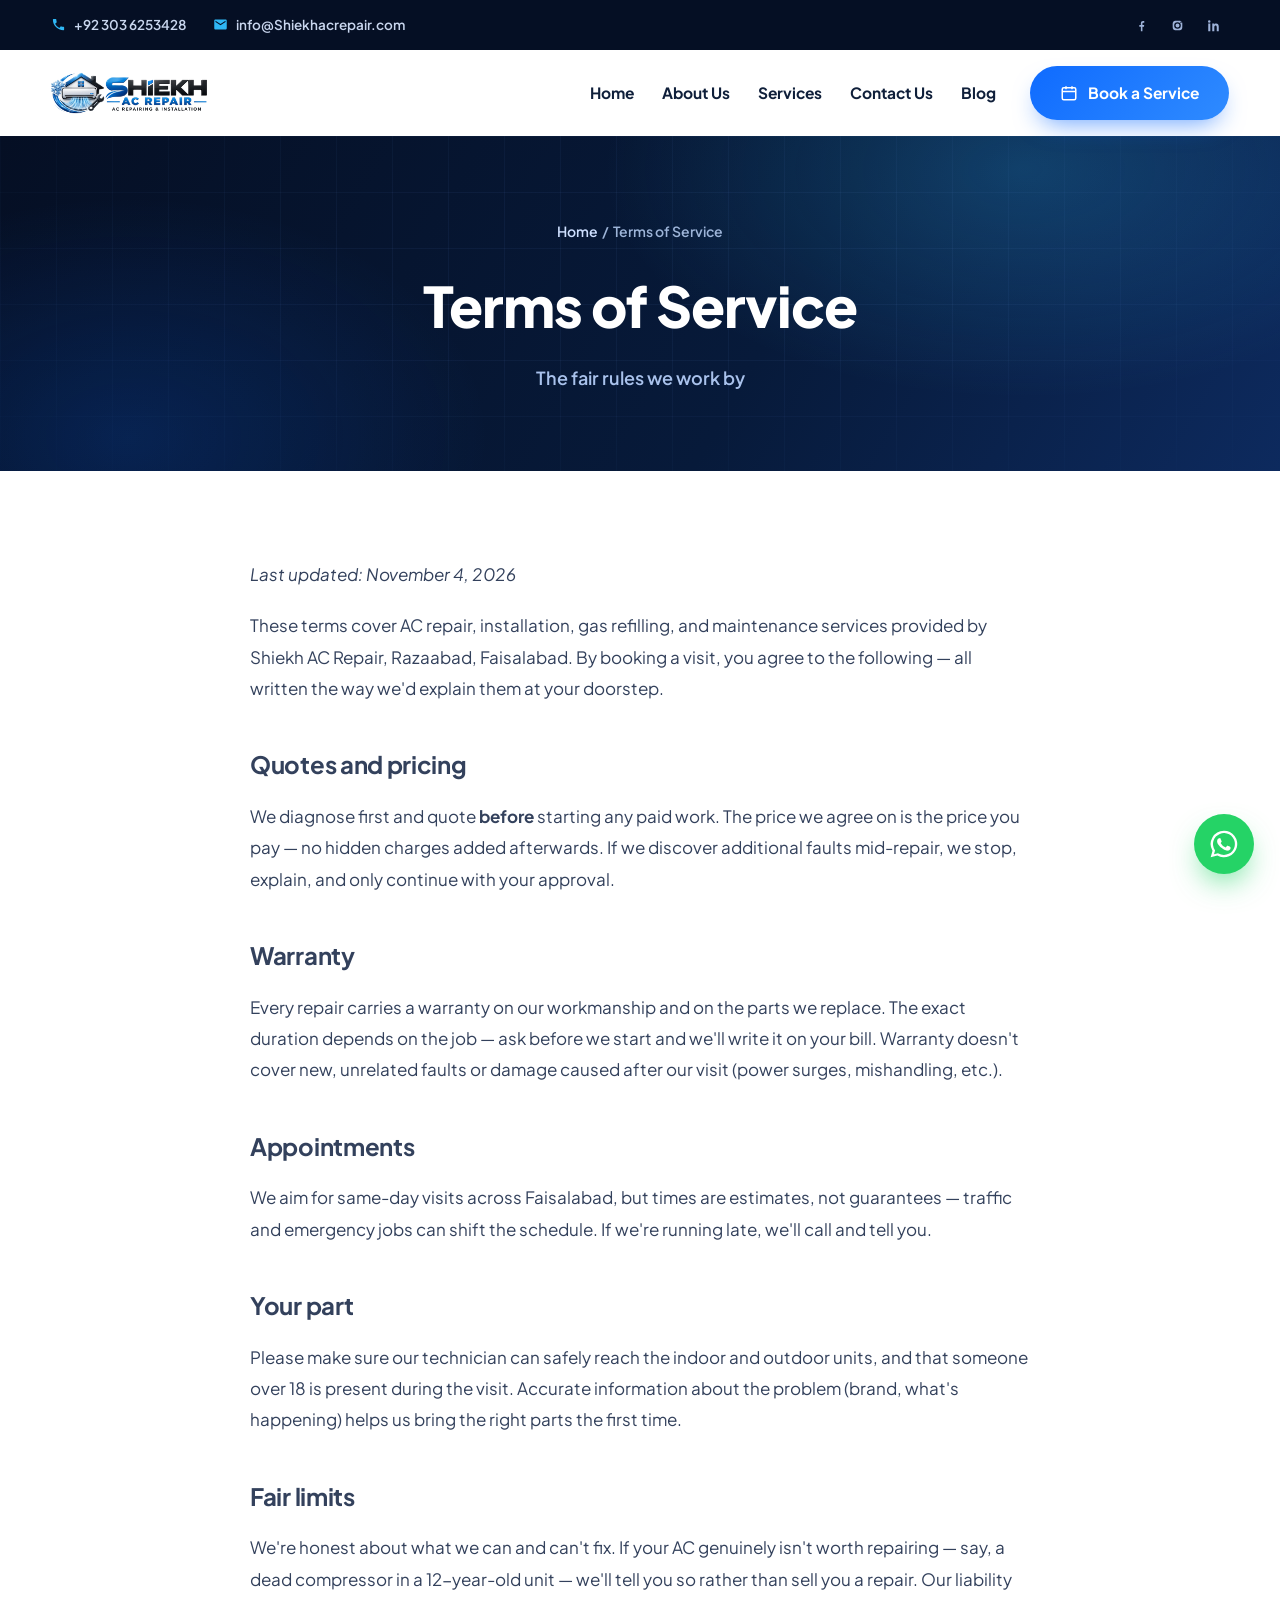
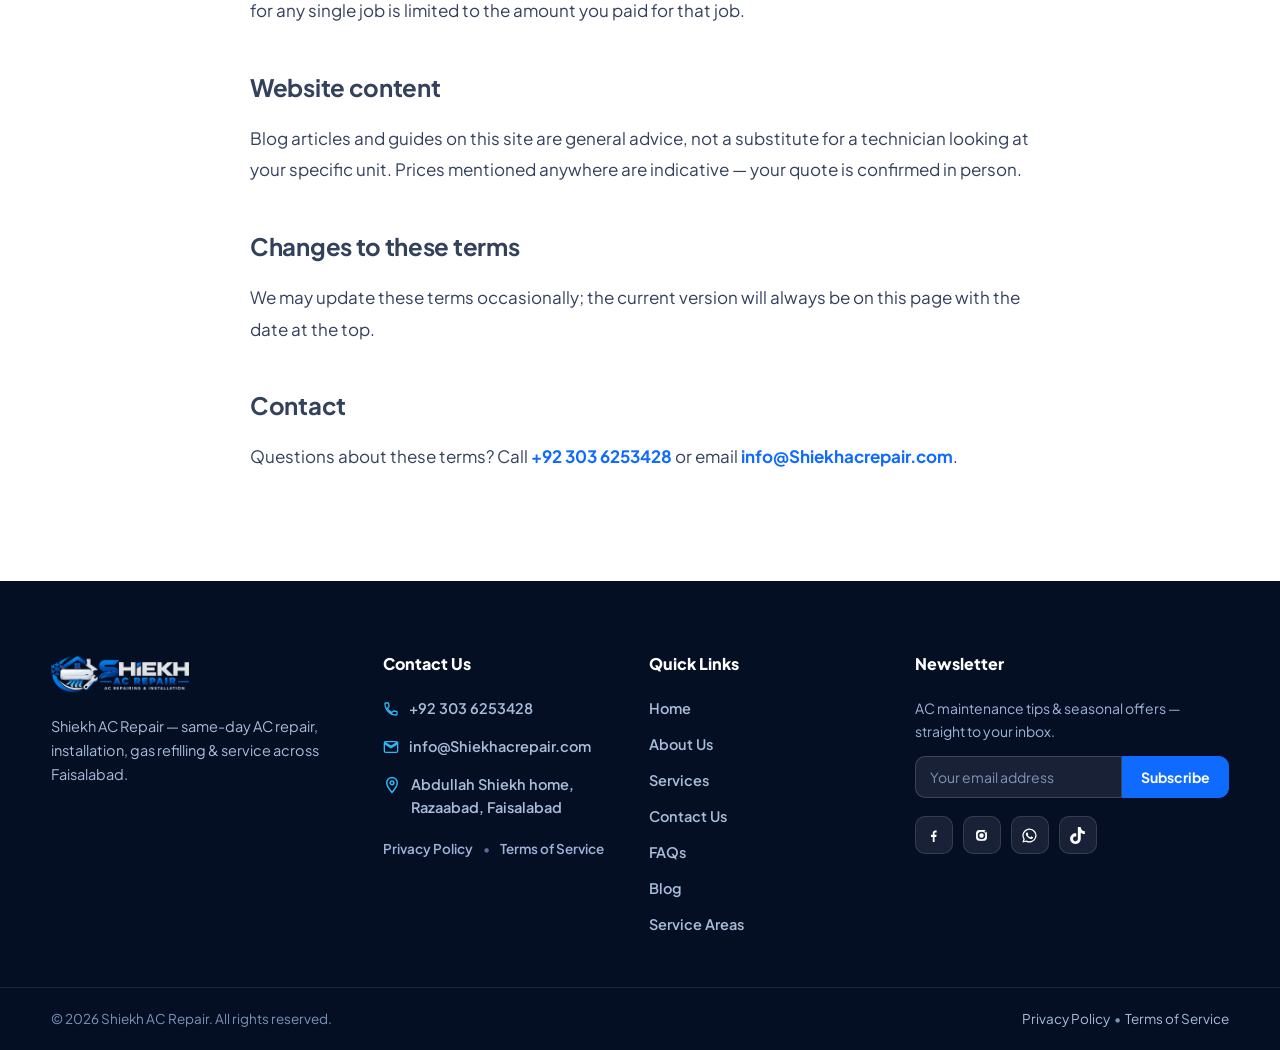
<file: terms.html>
<!DOCTYPE html>
<html lang="en">
<head>
  <meta charset="UTF-8">
  <meta name="viewport" content="width=device-width, initial-scale=1.0">
  <title>Terms of Service | Shiekh AC Repair</title>
  <meta name="description" content="Terms of Service of Shiekh AC Repair, Faisalabad — quotes, pricing, warranty and fair-use terms for our AC repair and installation services.">
  <meta property="og:title" content="Terms of Service | Shiekh AC Repair">
  <meta property="og:description" content="Terms of Service of Shiekh AC Repair, Faisalabad — quotes, pricing, warranty and fair-use terms for our AC repair and installation services.">
  <meta property="og:type" content="website">
  <link rel="icon" type="image/png" href="assets/logo/favicon.png">
  <link rel="preconnect" href="https://fonts.googleapis.com">
  <link rel="preconnect" href="https://fonts.gstatic.com" crossorigin>
  <link href="https://fonts.googleapis.com/css2?family=Plus+Jakarta+Sans:wght@400;500;600;700;800&display=swap" rel="stylesheet">
  <link rel="stylesheet" href="assets/css/style.css">
  <script type="application/ld+json">
  {
    "@context": "https://schema.org",
    "@type": "FAQPage",
    "mainEntity": [
      {"@type": "Question", "name": "Do you repair ACs at home in Faisalabad?", "acceptedAnswer": {"@type": "Answer", "text": "Yes. We provide doorstep AC repair across Faisalabad. Our van carries tools, gauges and common spare parts, so 9 out of 10 repairs finish at your home in a single visit."}},
      {"@type": "Question", "name": "My AC runs but doesn't cool. What's usually wrong?", "acceptedAnswer": {"@type": "Answer", "text": "Usually one of four things: dirty filters or coils, low gas from a leak, a weak capacitor, or a failing compressor. Our technician checks in that order and shows you the fault before giving a quote."}},
      {"@type": "Question", "name": "How much does AC gas refilling cost in Faisalabad?", "acceptedAnswer": {"@type": "Answer", "text": "It depends on your AC's tonnage, whether it uses R22 or R410A gas, and whether a leak needs fixing first. Call +92 303 6253428 — we'll ask two questions and give you the real number, no hidden charges."}},
      {"@type": "Question", "name": "How long does a new AC installation take?", "acceptedAnswer": {"@type": "Answer", "text": "A standard split AC takes 2–3 hours including brackets, copper piping, vacuuming and testing. We never rush the vacuuming step — it protects your compressor."}},
      {"@type": "Question", "name": "Which AC brands do you repair?", "acceptedAnswer": {"@type": "Answer", "text": "All common brands in Pakistan: Gree, Dawlance, Haier, Kenwood, Orient, PEL and Ecostar — split, inverter and window units."}},
      {"@type": "Question", "name": "Do you give a warranty on repair work?", "acceptedAnswer": {"@type": "Answer", "text": "Yes, on our workmanship and every part we replace. The exact duration depends on the job — ask before we start and we'll write it on your bill."}},
      {"@type": "Question", "name": "How often should I get my AC serviced?", "acceptedAnswer": {"@type": "Answer", "text": "At least once a year before summer. If you run it 10+ hours a day, get it serviced twice. A proper service today is far cheaper than a dead compressor tomorrow."}},
      {"@type": "Question", "name": "Which areas of Faisalabad do you cover?", "acceptedAnswer": {"@type": "Answer", "text": "All of Faisalabad — Razaabad, Gulberg, Model City, Susan Road, Peoples Colony, Jaranwala Road, Satiana Road and surrounding areas, with same-day visits in most locations."}}
    ]
  }
  </script>
</head>
<body>

<div class="topbar">
  <div class="container topbar-inner">
    <div class="topbar-contact">
      <a href="tel:+923036253428">
        <svg viewBox="0 0 24 24"><path d="M6.6 10.8c1.4 2.8 3.8 5.2 6.6 6.6l2.2-2.2c.3-.3.7-.4 1-.2 1.1.4 2.3.6 3.6.6.6 0 1 .4 1 1V20c0 .6-.4 1-1 1C10.6 21 3 13.4 3 4c0-.6.4-1 1-1h3.5c.6 0 1 .4 1 1 0 1.2.2 2.4.6 3.6.1.3 0 .7-.2 1l-2.3 2.2z"/></svg>
        +92 303 6253428
      </a>
      <a href="mailto:info@Shiekhacrepair.com">
        <svg viewBox="0 0 24 24"><path d="M20 4H4c-1.1 0-2 .9-2 2v12c0 1.1.9 2 2 2h16c1.1 0 2-.9 2-2V6c0-1.1-.9-2-2-2zm0 4l-8 5-8-5V6l8 5 8-5v2z"/></svg>
        info@Shiekhacrepair.com
      </a>
    </div>
    <div class="topbar-social">
      <a href="#" aria-label="Facebook"><svg viewBox="0 0 24 24"><path d="M13.5 21v-7h2.4l.4-3h-2.8V9.1c0-.9.3-1.5 1.6-1.5h1.3V4.9c-.3 0-1.1-.1-2-.1-2 0-3.4 1.2-3.4 3.5V11H8.5v3H11v7h2.5z"/></svg></a>
      <a href="#" aria-label="Instagram"><svg viewBox="0 0 24 24"><path d="M12 8.8A3.2 3.2 0 1 0 12 15.2 3.2 3.2 0 0 0 12 8.8zm0-2.1a5.3 5.3 0 1 1 0 10.6 5.3 5.3 0 0 1 0-10.6zm6.8-.1a1.2 1.2 0 1 1-2.4 0 1.2 1.2 0 0 1 2.4 0zM12 4.2c-2.5 0-2.8 0-3.8.1-1 .1-1.9.4-2.6 1.2-.7.7-1.1 1.6-1.2 2.6-.1 1-.1 1.3-.1 3.8s0 2.8.1 3.8c.1 1 .4 1.9 1.2 2.6.7.7 1.6 1.1 2.6 1.2 1 .1 1.3.1 3.8.1s2.8 0 3.8-.1c1-.1 1.9-.4 2.6-1.2.7-.7 1.1-1.6 1.2-2.6.1-1 .1-1.3.1-3.8s0-2.8-.1-3.8c-.1-1-.4-1.9-1.2-2.6-.7-.7-1.6-1.1-2.6-1.2-1-.1-1.3-.1-3.8-.1z"/></svg></a>
      <a href="#" aria-label="LinkedIn"><svg viewBox="0 0 24 24"><path d="M6.9 8.6H3.6V21h3.3V8.6zM5.2 3.5a2 2 0 1 0 0 4 2 2 0 0 0 0-4zM20.4 13.4c0-3.2-1.7-4.7-4-4.7-1.8 0-2.7 1-3.1 1.7V8.6h-3.3V21h3.3v-6.6c0-1.6.8-2.5 2-2.5s1.9.9 1.9 2.5V21h3.2v-7.6z"/></svg></a>
    </div>
  </div>
</div>

<header class="site-header">
  <div class="container header-inner">
    <a class="brand" href="index.html" aria-label="Shiekh AC Repair — home">
      <img src="assets/logo/logo-header.png" alt="Shiekh AC Repair — AC Repairing & Installation">
    </a>
    <nav class="main-nav" id="mainNav" aria-label="Main navigation">
      <a class="nav-link" href="index.html">Home</a>
      <a class="nav-link" href="about.html">About Us</a>
      <a class="nav-link" href="services.html">Services</a>
      <a class="nav-link" href="contact.html">Contact Us</a>
      <a class="nav-link" href="blog.html">Blog</a>
      <a class="btn btn-primary nav-cta" href="contact.html">
        <svg viewBox="0 0 24 24" fill="none" stroke="currentColor" stroke-width="2"><rect x="3" y="5" width="18" height="16" rx="2"/><path d="M8 3v4M16 3v4M3 10h18"/></svg>
        Book a Service
      </a>
    </nav>
    <button class="nav-toggle" id="navToggle" aria-label="Open menu"><span></span><span></span><span></span></button>
  </div>
</header>

<!-- ======= Page hero ======= -->
<section class="page-hero">
  <div class="container page-hero-inner">
    <p class="breadcrumb"><a href="index.html">Home</a> &nbsp;/&nbsp; Terms of Service</p>
    <h1>Terms of Service</h1>
    <p class="page-hero-sub">The fair rules we work by</p>
  </div>
</section>

<section class="section">
  <div class="container">
    <article class="post-body reveal">

<p><em>Last updated: November 4, 2026</em></p>
<p>These terms cover AC repair, installation, gas refilling, and maintenance services provided by Shiekh AC Repair, Razaabad, Faisalabad. By booking a visit, you agree to the following — all written the way we'd explain them at your doorstep.</p>
<h2>Quotes and pricing</h2>
<p>We diagnose first and quote <strong>before</strong> starting any paid work. The price we agree on is the price you pay — no hidden charges added afterwards. If we discover additional faults mid-repair, we stop, explain, and only continue with your approval.</p>
<h2>Warranty</h2>
<p>Every repair carries a warranty on our workmanship and on the parts we replace. The exact duration depends on the job — ask before we start and we'll write it on your bill. Warranty doesn't cover new, unrelated faults or damage caused after our visit (power surges, mishandling, etc.).</p>
<h2>Appointments</h2>
<p>We aim for same-day visits across Faisalabad, but times are estimates, not guarantees — traffic and emergency jobs can shift the schedule. If we're running late, we'll call and tell you.</p>
<h2>Your part</h2>
<p>Please make sure our technician can safely reach the indoor and outdoor units, and that someone over 18 is present during the visit. Accurate information about the problem (brand, what's happening) helps us bring the right parts the first time.</p>
<h2>Fair limits</h2>
<p>We're honest about what we can and can't fix. If your AC genuinely isn't worth repairing — say, a dead compressor in a 12-year-old unit — we'll tell you so rather than sell you a repair. Our liability for any single job is limited to the amount you paid for that job.</p>
<h2>Website content</h2>
<p>Blog articles and guides on this site are general advice, not a substitute for a technician looking at your specific unit. Prices mentioned anywhere are indicative — your quote is confirmed in person.</p>
<h2>Changes to these terms</h2>
<p>We may update these terms occasionally; the current version will always be on this page with the date at the top.</p>
<h2>Contact</h2>
<p>Questions about these terms? Call <a href="tel:+923036253428" style="color:var(--blue);font-weight:700">+92 303 6253428</a> or email <a href="mailto:info@Shiekhacrepair.com" style="color:var(--blue);font-weight:700">info@Shiekhacrepair.com</a>.</p>
    </article>
  </div>
</section>
<!-- ======= Footer ======= -->
<footer class="site-footer">
  <div class="container footer-grid">
    <div class="footer-brand">
      <img src="assets/logo/logo-footer.png" alt="Shiekh AC Repair">
      <p>Shiekh AC Repair — same-day AC repair, installation, gas refilling &amp; service across Faisalabad.</p>
    </div>
    <div>
      <h4>Contact Us</h4>
      <div class="footer-contact">
        <a href="tel:+923036253428"><svg viewBox="0 0 24 24"><path d="M6.6 10.8c1.4 2.8 3.8 5.2 6.6 6.6l2.2-2.2c.3-.3.7-.4 1-.2 1.1.4 2.3.6 3.6.6.6 0 1 .4 1 1V20c0 .6-.4 1-1 1C10.6 21 3 13.4 3 4c0-.6.4-1 1-1h3.5c.6 0 1 .4 1 1 0 1.2.2 2.4.6 3.6.1.3 0 .7-.2 1l-2.3 2.2z"/></svg>+92 303 6253428</a>
        <a href="mailto:info@Shiekhacrepair.com"><svg viewBox="0 0 24 24"><path d="M20 4H4c-1.1 0-2 .9-2 2v12c0 1.1.9 2 2 2h16c1.1 0 2-.9 2-2V6c0-1.1-.9-2-2-2zm0 4l-8 5-8-5V6l8 5 8-5v2z"/></svg>info@Shiekhacrepair.com</a>
        <span class="footer-addr-line"><svg viewBox="0 0 24 24"><path d="M12 2C8.1 2 5 5.1 5 9c0 5.2 7 13 7 13s7-7.8 7-13c0-3.9-3.1-7-7-7zm0 9.5A2.5 2.5 0 1 1 12 6.5a2.5 2.5 0 0 1 0 5z"/></svg><span>Abdullah Shiekh home,<br>Razaabad, Faisalabad</span></span>
        <span class="footer-legal"><a href="privacy.html">Privacy Policy</a><span class="dot">•</span><a href="terms.html">Terms of Service</a></span>
      </div>
    </div>
    <div>
      <h4>Quick Links</h4>
      <div class="footer-links">
        <a href="index.html">Home</a>
        <a href="about.html">About Us</a>
        <a href="services.html">Services</a>
        <a href="contact.html">Contact Us</a>
        <a href="faqs.html">FAQs</a>
        <a href="blog.html">Blog</a>
        <a href="service-areas.html">Service Areas</a>
      </div>
    </div>
    <div>
      <h4>Newsletter</h4>
      <p class="footer-news-text">AC maintenance tips &amp; seasonal offers — straight to your inbox.</p>
      <form class="footer-news-form" action="https://formsubmit.co/info@Shiekhacrepair.com" method="POST">
        <input type="hidden" name="_subject" value="New newsletter signup — Shiekh AC Repair">
        <input type="hidden" name="_captcha" value="false">
        <input type="email" name="email" placeholder="Your email address" required aria-label="Email address">
        <button type="submit">Subscribe</button>
      </form>
      <div class="footer-social">
        <a href="https://facebook.com/abdullahsheikh1" target="_blank" rel="noopener" aria-label="Facebook"><svg viewBox="0 0 24 24"><path d="M13.5 21v-7h2.4l.4-3h-2.8V9.1c0-.9.3-1.5 1.6-1.5h1.3V4.9c-.3 0-1.1-.1-2-.1-2 0-3.4 1.2-3.4 3.5V11H8.5v3H11v7h2.5z"/></svg></a>
        <a href="https://www.instagram.com/ab_shiekh_/" target="_blank" rel="noopener" aria-label="Instagram"><svg viewBox="0 0 24 24"><path d="M12 8.8A3.2 3.2 0 1 0 12 15.2 3.2 3.2 0 0 0 12 8.8zm0-2.1a5.3 5.3 0 1 1 0 10.6 5.3 5.3 0 0 1 0-10.6zm6.8-.1a1.2 1.2 0 1 1-2.4 0 1.2 1.2 0 0 1 2.4 0zM12 4.2c-2.5 0-2.8 0-3.8.1-1 .1-1.9.4-2.6 1.2-.7.7-1.1 1.6-1.2 2.6-.1 1-.1 1.3-.1 3.8s0 2.8.1 3.8c.1 1 .4 1.9 1.2 2.6.7.7 1.6 1.1 2.6 1.2 1 .1 1.3.1 3.8.1s2.8 0 3.8-.1c1-.1 1.9-.4 2.6-1.2.7-.7 1.1-1.6 1.2-2.6.1-1 .1-1.3.1-3.8s0-2.8-.1-3.8c-.1-1-.4-1.9-1.2-2.6-.7-.7-1.6-1.1-2.6-1.2-1-.1-1.3-.1-3.8-.1z"/></svg></a>
        <a href="https://wa.me/923036253428" target="_blank" rel="noopener" aria-label="WhatsApp"><svg viewBox="0 0 24 24"><path d="M12 2a10 10 0 0 0-8.6 15.1L2 22l5-1.3A10 10 0 1 0 12 2zm0 18.2a8.2 8.2 0 0 1-4.2-1.1l-.3-.2-3 .8.8-2.9-.2-.3A8.2 8.2 0 1 1 12 20.2zm4.6-6.1c-.3-.1-1.5-.7-1.7-.8-.2-.1-.4-.1-.6.1-.2.3-.6.8-.8 1-.1.2-.3.2-.5.1a6.7 6.7 0 0 1-3.3-2.9c-.3-.4 0-.5.1-.7l.4-.5c.1-.2.1-.3 0-.5l-.8-1.9c-.2-.5-.4-.4-.6-.4h-.5c-.2 0-.5.2-.7.5-.9.9-1.1 2.2-.2 3.9a11.6 11.6 0 0 0 4.5 4.2c1.7.8 2.4.9 3.2.7.5-.1 1.5-.6 1.7-1.2.2-.6.2-1.1.1-1.2 0-.1-.2-.2-.5-.3z"/></svg></a>
        <a href="https://www.tiktok.com/@ab_shiekh" target="_blank" rel="noopener" aria-label="TikTok"><svg viewBox="0 0 24 24"><path d="M12.525.02c1.31-.02 2.61-.01 3.91-.02.08 1.53.63 3.09 1.75 4.17 1.12 1.11 2.7 1.62 4.24 1.79v4.03c-1.44-.05-2.89-.35-4.2-.97-.57-.26-1.1-.59-1.62-.93-.01 2.92.01 5.84-.02 8.75-.08 1.4-.54 2.79-1.35 3.94-1.31 1.92-3.58 3.17-5.91 3.21-1.43.08-2.86-.31-4.08-1.03-2.02-1.19-3.44-3.37-3.65-5.71-.02-.5-.03-1-.01-1.49.18-1.9 1.12-3.72 2.58-4.96 1.66-1.44 3.98-2.13 6.15-1.72.02 1.48-.04 2.96-.04 4.44-.99-.32-2.15-.23-3.02.37-.63.41-1.11 1.04-1.36 1.75-.21.51-.15 1.07-.14 1.61.24 1.64 1.82 3.02 3.5 2.87 1.12-.01 2.19-.66 2.77-1.61.19-.33.4-.67.41-1.06.1-1.79.06-3.57.07-5.36.01-4.03-.01-8.05.02-12.07z"/></svg></a>
      </div>
    </div>
  </div>
  <div class="footer-bottom">
    <div class="container">
      <span>© <span id="year">2026</span> Shiekh AC Repair. All rights reserved.</span>
      <span><a href="privacy.html">Privacy Policy</a> &nbsp;•&nbsp; <a href="terms.html">Terms of Service</a></span>
    </div>
  </div>
  <a class="whatsapp-float" href="https://wa.me/923036253428?text=Hello%20Shiekh%20AC%20Repair%2C%20I%20have%20a%20question." target="_blank" rel="noopener" aria-label="Chat on WhatsApp">
    <svg viewBox="0 0 24 24"><path d="M12 2a10 10 0 0 0-8.6 15.1L2 22l5-1.3A10 10 0 1 0 12 2zm0 18.2a8.2 8.2 0 0 1-4.2-1.1l-.3-.2-3 .8.8-2.9-.2-.3A8.2 8.2 0 1 1 12 20.2zm4.6-6.1c-.3-.1-1.5-.7-1.7-.8-.2-.1-.4-.1-.6.1-.2.3-.6.8-.8 1-.1.2-.3.2-.5.1a6.7 6.7 0 0 1-3.3-2.9c-.3-.4 0-.5.1-.7l.4-.5c.1-.2.1-.3 0-.5l-.8-1.9c-.2-.5-.4-.4-.6-.4h-.5c-.2 0-.5.2-.7.5-.9.9-1.1 2.2-.2 3.9a11.6 11.6 0 0 0 4.5 4.2c1.7.8 2.4.9 3.2.7.5-.1 1.5-.6 1.7-1.2.2-.6.2-1.1.1-1.2 0-.1-.2-.2-.5-.3z"/></svg>
  </a>
</footer>


<script src="assets/js/main.js"></script>
</body>
</html>
</file>
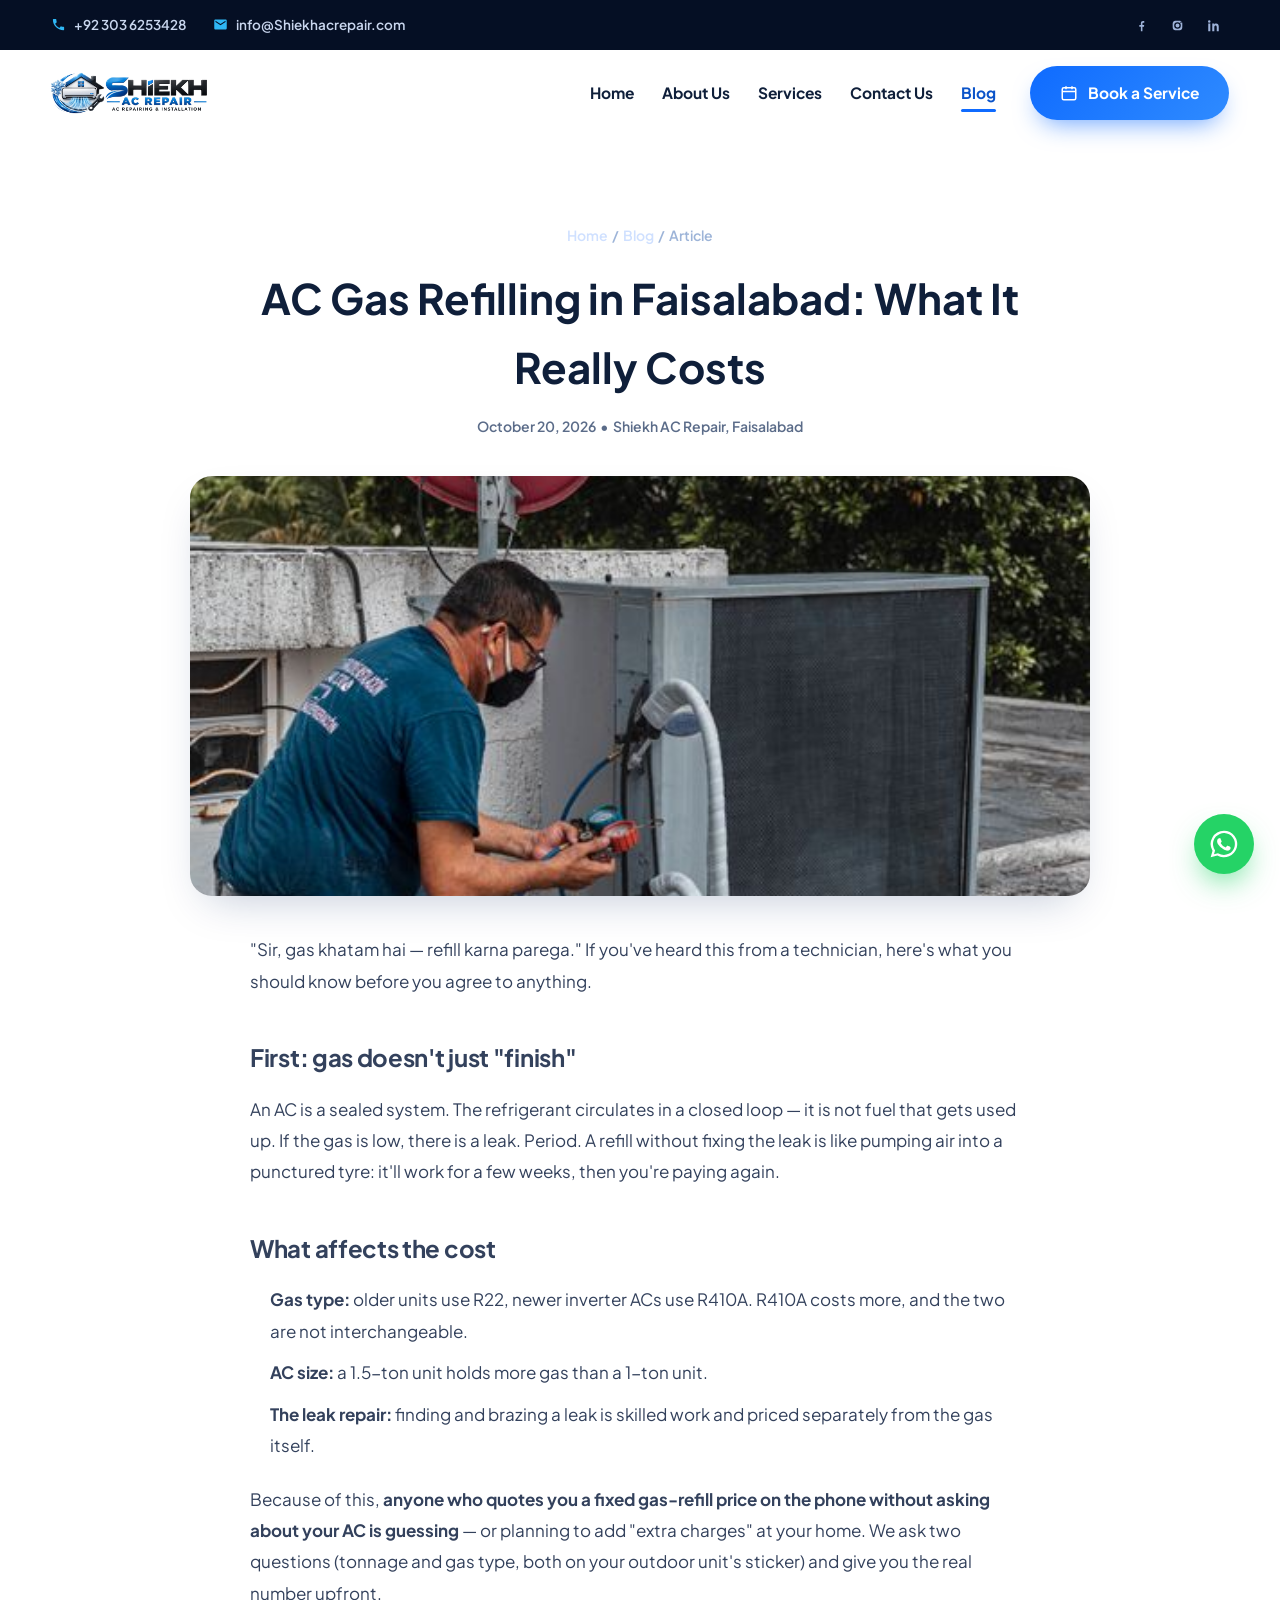
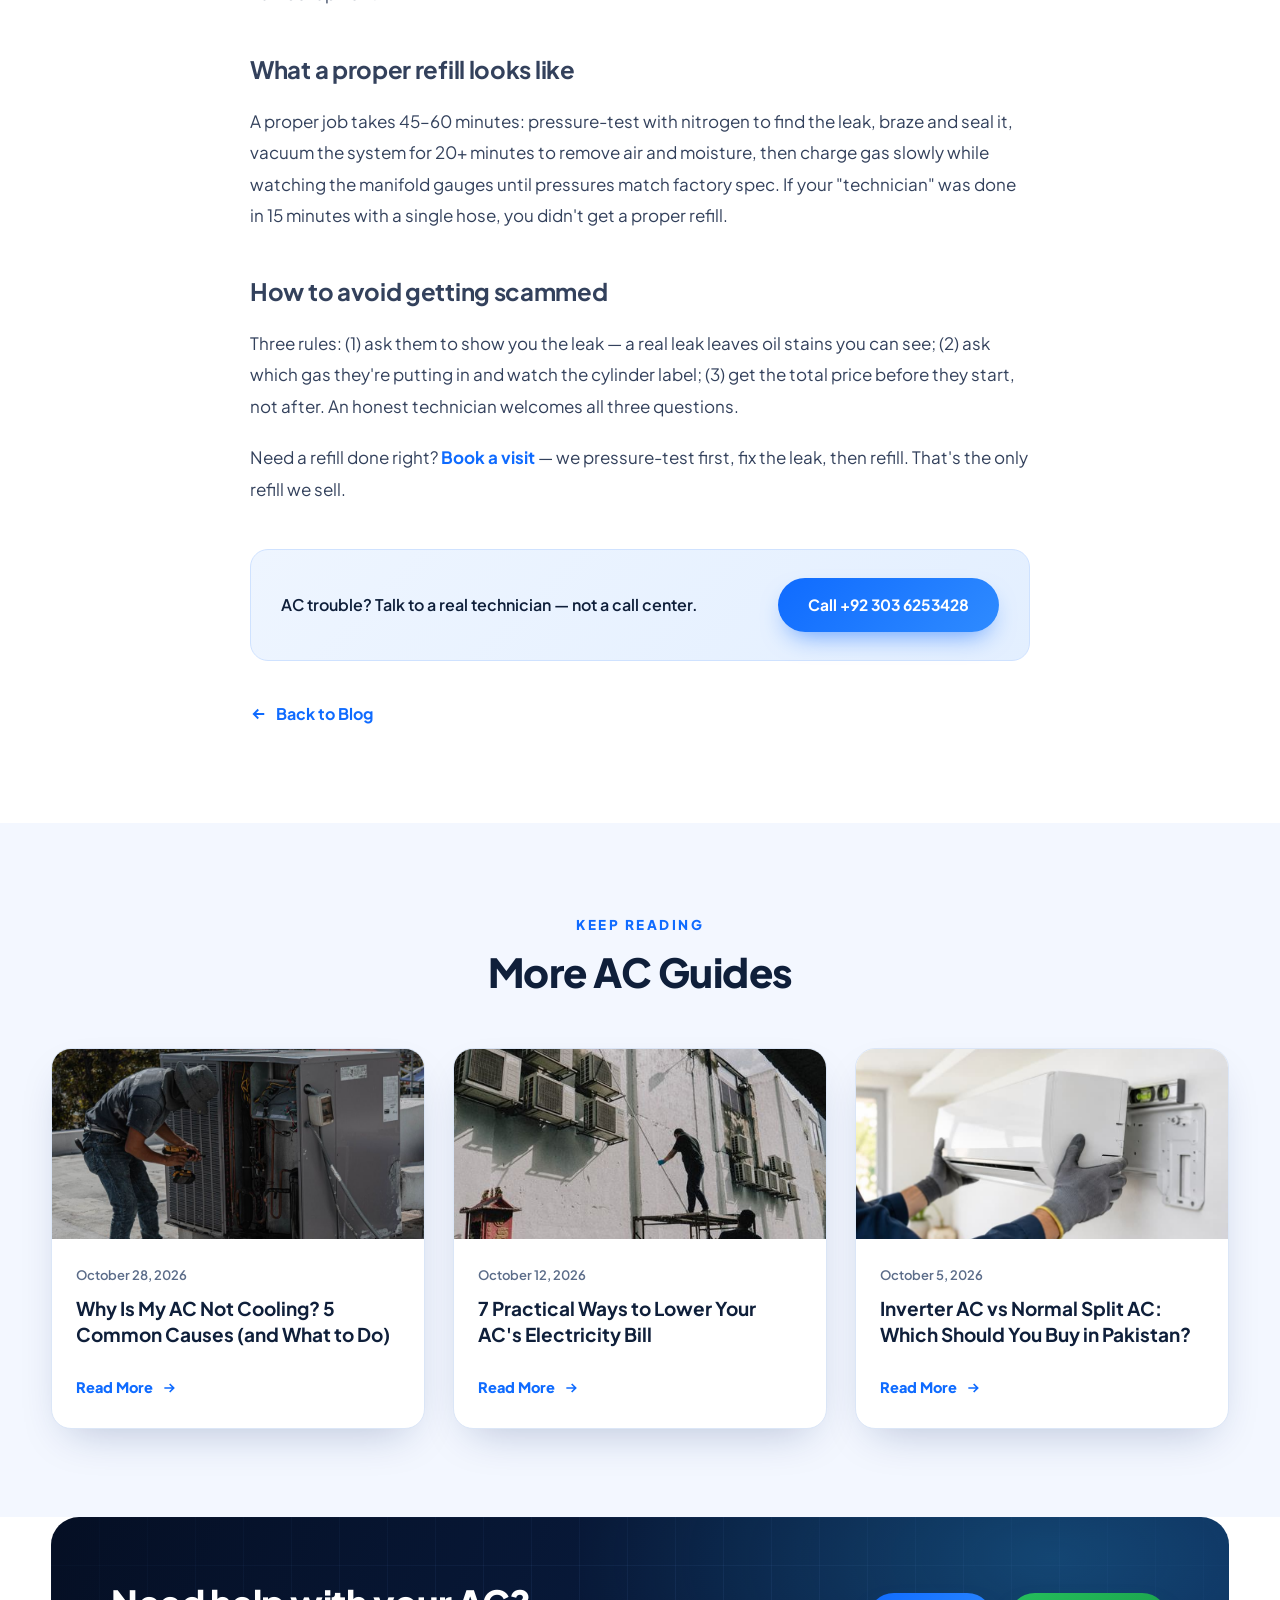
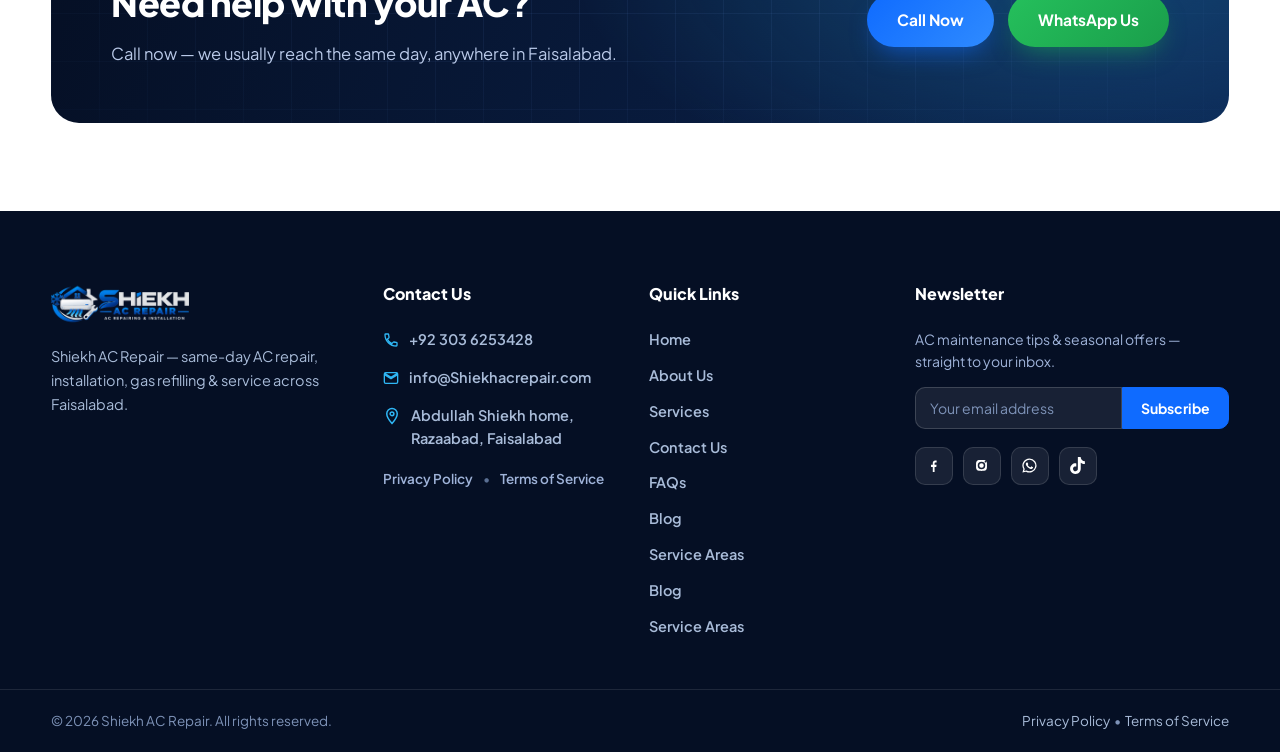
<file: blog/ac-gas-refilling-cost-faisalabad.html>
<!DOCTYPE html>
<html lang="en">
<head>
  <meta charset="UTF-8">
  <meta name="viewport" content="width=device-width, initial-scale=1.0">
  <title>AC Gas Refilling in Faisalabad: What It Really Costs | Shiekh AC Repair</title>
  <meta name="description" content="How much does AC gas refilling cost in Faisalabad? R22 vs R410A prices, why gas "finishes", and how to avoid paying for a refill you don't need.">
  <meta property="og:title" content="AC Gas Refilling in Faisalabad: What It Really Costs">
  <meta property="og:description" content="How much does AC gas refilling cost in Faisalabad? R22 vs R410A prices, why gas "finishes", and how to avoid paying for a refill you don't need.">
  <meta property="og:type" content="website">
  <link rel="icon" type="image/png" href="../assets/logo/favicon.png">
  <link rel="preconnect" href="https://fonts.googleapis.com">
  <link rel="preconnect" href="https://fonts.gstatic.com" crossorigin>
  <link href="https://fonts.googleapis.com/css2?family=Plus+Jakarta+Sans:wght@400;500;600;700;800&display=swap" rel="stylesheet">
  <link rel="stylesheet" href="../assets/css/style.css">
<script type="application/ld+json">
{"@context":"https://schema.org","@type":"BlogPosting","headline":"AC Gas Refilling in Faisalabad: What It Really Costs","datePublished":"2026-10-01","author":{"@type":"Organization","name":"Shiekh AC Repair"},"publisher":{"@type":"Organization","name":"Shiekh AC Repair"}}
</script>
</head>
<body>

<!-- ======= Top bar ======= -->
<div class="topbar">
  <div class="container topbar-inner">
    <div class="topbar-contact">
      <a href="tel:+923036253428">
        <svg viewBox="0 0 24 24"><path d="M6.6 10.8c1.4 2.8 3.8 5.2 6.6 6.6l2.2-2.2c.3-.3.7-.4 1-.2 1.1.4 2.3.6 3.6.6.6 0 1 .4 1 1V20c0 .6-.4 1-1 1C10.6 21 3 13.4 3 4c0-.6.4-1 1-1h3.5c.6 0 1 .4 1 1 0 1.2.2 2.4.6 3.6.1.3 0 .7-.2 1l-2.3 2.2z"/></svg>
        +92 303 6253428
      </a>
      <a href="mailto:info@Shiekhacrepair.com">
        <svg viewBox="0 0 24 24"><path d="M20 4H4c-1.1 0-2 .9-2 2v12c0 1.1.9 2 2 2h16c1.1 0 2-.9 2-2V6c0-1.1-.9-2-2-2zm0 4l-8 5-8-5V6l8 5 8-5v2z"/></svg>
        info@Shiekhacrepair.com
      </a>
    </div>
    <div class="topbar-social">
      <a href="#" aria-label="Facebook"><svg viewBox="0 0 24 24"><path d="M13.5 21v-7h2.4l.4-3h-2.8V9.1c0-.9.3-1.5 1.6-1.5h1.3V4.9c-.3 0-1.1-.1-2-.1-2 0-3.4 1.2-3.4 3.5V11H8.5v3H11v7h2.5z"/></svg></a>
      <a href="#" aria-label="Instagram"><svg viewBox="0 0 24 24"><path d="M12 8.8A3.2 3.2 0 1 0 12 15.2 3.2 3.2 0 0 0 12 8.8zm0-2.1a5.3 5.3 0 1 1 0 10.6 5.3 5.3 0 0 1 0-10.6zm6.8-.1a1.2 1.2 0 1 1-2.4 0 1.2 1.2 0 0 1 2.4 0zM12 4.2c-2.5 0-2.8 0-3.8.1-1 .1-1.9.4-2.6 1.2-.7.7-1.1 1.6-1.2 2.6-.1 1-.1 1.3-.1 3.8s0 2.8.1 3.8c.1 1 .4 1.9 1.2 2.6.7.7 1.6 1.1 2.6 1.2 1 .1 1.3.1 3.8.1s2.8 0 3.8-.1c1-.1 1.9-.4 2.6-1.2.7-.7 1.1-1.6 1.2-2.6.1-1 .1-1.3.1-3.8s0-2.8-.1-3.8c-.1-1-.4-1.9-1.2-2.6-.7-.7-1.6-1.1-2.6-1.2-1-.1-1.3-.1-3.8-.1z"/></svg></a>
      <a href="#" aria-label="LinkedIn"><svg viewBox="0 0 24 24"><path d="M6.9 8.6H3.6V21h3.3V8.6zM5.2 3.5a2 2 0 1 0 0 4 2 2 0 0 0 0-4zM20.4 13.4c0-3.2-1.7-4.7-4-4.7-1.8 0-2.7 1-3.1 1.7V8.6h-3.3V21h3.3v-6.6c0-1.6.8-2.5 2-2.5s1.9.9 1.9 2.5V21h3.2v-7.6z"/></svg></a>
    </div>
  </div>
</div>

<!-- ======= Header ======= -->
<header class="site-header">
  <div class="container header-inner">
    <a class="brand" href="../index.html" aria-label="Shiekh AC Repair — home">
      <img src="../assets/logo/logo-header.png" alt="Shiekh AC Repair — AC Repairing & Installation">
    </a>
    <nav class="main-nav" id="mainNav" aria-label="Main navigation">
      <a class="nav-link" href="../index.html">Home</a>
      <a class="nav-link" href="../about.html">About Us</a>
      <a class="nav-link" href="../services.html">Services</a>
      <a class="nav-link" href="../contact.html">Contact Us</a>
      <a class="nav-link active" href="../blog.html">Blog</a>
      <a class="btn btn-primary nav-cta" href="../contact.html">
        <svg viewBox="0 0 24 24" fill="none" stroke="currentColor" stroke-width="2"><rect x="3" y="5" width="18" height="16" rx="2"/><path d="M8 3v4M16 3v4M3 10h18"/></svg>
        Book a Service
      </a>
    </nav>
    <button class="nav-toggle" id="navToggle" aria-label="Open menu"><span></span><span></span><span></span></button>
  </div>
</header>

<section class="section">
  <div class="container">
    <div class="post-hero reveal">
      <p class="breadcrumb"><a href="../index.html">Home</a> &nbsp;/&nbsp; <a href="../blog.html">Blog</a> &nbsp;/&nbsp; Article</p>
      <h1 style="font-size:clamp(28px,3.6vw,42px)">AC Gas Refilling in Faisalabad: What It Really Costs</h1>
      <p class="post-meta">October 20, 2026 &nbsp;•&nbsp; Shiekh AC Repair, Faisalabad</p>
    </div>
    <div class="post-featured reveal"><img src="../assets/img/service-gas.jpg" alt="AC gas refilling with manifold gauges in Faisalabad"></div>
    <article class="post-body reveal">

<p>"Sir, gas khatam hai — refill karna parega." If you've heard this from a technician, here's what you should know before you agree to anything.</p>
<h2>First: gas doesn't just "finish"</h2>
<p>An AC is a sealed system. The refrigerant circulates in a closed loop — it is not fuel that gets used up. If the gas is low, there is a leak. Period. A refill without fixing the leak is like pumping air into a punctured tyre: it'll work for a few weeks, then you're paying again.</p>
<h2>What affects the cost</h2>
<ul>
<li><strong>Gas type:</strong> older units use R22, newer inverter ACs use R410A. R410A costs more, and the two are not interchangeable.</li>
<li><strong>AC size:</strong> a 1.5-ton unit holds more gas than a 1-ton unit.</li>
<li><strong>The leak repair:</strong> finding and brazing a leak is skilled work and priced separately from the gas itself.</li>
</ul>
<p>Because of this, <strong>anyone who quotes you a fixed gas-refill price on the phone without asking about your AC is guessing</strong> — or planning to add "extra charges" at your home. We ask two questions (tonnage and gas type, both on your outdoor unit's sticker) and give you the real number upfront.</p>
<h2>What a proper refill looks like</h2>
<p>A proper job takes 45–60 minutes: pressure-test with nitrogen to find the leak, braze and seal it, vacuum the system for 20+ minutes to remove air and moisture, then charge gas slowly while watching the manifold gauges until pressures match factory spec. If your "technician" was done in 15 minutes with a single hose, you didn't get a proper refill.</p>
<h2>How to avoid getting scammed</h2>
<p>Three rules: (1) ask them to show you the leak — a real leak leaves oil stains you can see; (2) ask which gas they're putting in and watch the cylinder label; (3) get the total price before they start, not after. An honest technician welcomes all three questions.</p>
<p>Need a refill done right? <a href="../contact.html" style="color:var(--blue);font-weight:700">Book a visit</a> — we pressure-test first, fix the leak, then refill. That's the only refill we sell.</p>
    </article>
    <div class="post-cta reveal">
      <p>AC trouble? Talk to a real technician — not a call center.</p>
      <a class="btn btn-primary" href="tel:+923036253428">Call +92 303 6253428</a>
    </div>
    <div style="max-width:780px;margin:40px auto 0"><a class="back-link" href="../blog.html"><svg width="18" height="18" viewBox="0 0 24 24" fill="none" stroke="currentColor" stroke-width="2.5"><path d="M19 12H5M11 18l-6-6 6-6"/></svg> Back to Blog</a></div>
  </div>
</section>
<section class="section section-ice">
  <div class="container">
    <div class="section-head reveal"><span class="eyebrow">Keep Reading</span><h2>More AC Guides</h2></div>
    <div class="blog-grid">
      <article class="blog-card reveal">
        <div class="card-media"><img src="../assets/img/service-repair.jpg" alt="Technician diagnosing a split AC that is not cooling in Faisalabad"></div>
        <div class="card-body">
          <div class="blog-date">October 28, 2026</div>
          <h3><a href="ac-not-cooling-causes.html">Why Is My AC Not Cooling? 5 Common Causes (and What to Do)</a></h3>
          <a class="card-link" href="ac-not-cooling-causes.html">Read More <svg viewBox="0 0 24 24"><path d="M5 12h14M13 6l6 6-6 6"/></svg></a>
        </div>
      </article>
      <article class="blog-card reveal">
        <div class="card-media"><img src="../assets/img/service-clean.jpg" alt="AC deep cleaning service to reduce electricity bills in Faisalabad"></div>
        <div class="card-body">
          <div class="blog-date">October 12, 2026</div>
          <h3><a href="reduce-ac-electricity-bill.html">7 Practical Ways to Lower Your AC's Electricity Bill</a></h3>
          <a class="card-link" href="reduce-ac-electricity-bill.html">Read More <svg viewBox="0 0 24 24"><path d="M5 12h14M13 6l6 6-6 6"/></svg></a>
        </div>
      </article>
      <article class="blog-card reveal">
        <div class="card-media"><img src="../assets/img/service-install.jpg" alt="Inverter AC installation in Faisalabad"></div>
        <div class="card-body">
          <div class="blog-date">October 5, 2026</div>
          <h3><a href="inverter-vs-split-ac-pakistan.html">Inverter AC vs Normal Split AC: Which Should You Buy in Pakistan?</a></h3>
          <a class="card-link" href="inverter-vs-split-ac-pakistan.html">Read More <svg viewBox="0 0 24 24"><path d="M5 12h14M13 6l6 6-6 6"/></svg></a>
        </div>
      </article>
    </div>
  </div>
</section>
<!-- ======= CTA ======= -->
<section class="section" style="padding-top:0">
  <div class="container">
    <div class="cta-band reveal">
      <div class="cta-inner">
        <div>
          <h2>Need help with your AC?</h2>
          <p>Call now — we usually reach the same day, anywhere in Faisalabad.</p>
        </div>
        <div class="cta-actions">
          <a class="btn btn-primary" href="tel:+923036253428">Call Now</a>
          <a class="btn btn-green" href="https://wa.me/923036253428?text=Hello%20Shiekh%20AC%20Repair%2C%20I%20need%20AC%20service." target="_blank" rel="noopener">WhatsApp Us</a>
        </div>
      </div>
    </div>
  </div>
</section>
<!-- ======= Footer ======= -->
<footer class="site-footer">
  <div class="container footer-grid">
    <div class="footer-brand">
      <img src="../assets/logo/logo-footer.png" alt="Shiekh AC Repair">
      <p>Shiekh AC Repair — same-day AC repair, installation, gas refilling &amp; service across Faisalabad.</p>
    </div>
    <div>
      <h4>Contact Us</h4>
      <div class="footer-contact">
        <a href="tel:+923036253428"><svg viewBox="0 0 24 24"><path d="M6.6 10.8c1.4 2.8 3.8 5.2 6.6 6.6l2.2-2.2c.3-.3.7-.4 1-.2 1.1.4 2.3.6 3.6.6.6 0 1 .4 1 1V20c0 .6-.4 1-1 1C10.6 21 3 13.4 3 4c0-.6.4-1 1-1h3.5c.6 0 1 .4 1 1 0 1.2.2 2.4.6 3.6.1.3 0 .7-.2 1l-2.3 2.2z"/></svg>+92 303 6253428</a>
        <a href="mailto:info@Shiekhacrepair.com"><svg viewBox="0 0 24 24"><path d="M20 4H4c-1.1 0-2 .9-2 2v12c0 1.1.9 2 2 2h16c1.1 0 2-.9 2-2V6c0-1.1-.9-2-2-2zm0 4l-8 5-8-5V6l8 5 8-5v2z"/></svg>info@Shiekhacrepair.com</a>
        <span class="footer-addr-line"><svg viewBox="0 0 24 24"><path d="M12 2C8.1 2 5 5.1 5 9c0 5.2 7 13 7 13s7-7.8 7-13c0-3.9-3.1-7-7-7zm0 9.5A2.5 2.5 0 1 1 12 6.5a2.5 2.5 0 0 1 0 5z"/></svg><span>Abdullah Shiekh home,<br>Razaabad, Faisalabad</span></span>
        <span class="footer-legal"><a href="../privacy.html">Privacy Policy</a><span class="dot">•</span><a href="../terms.html">Terms of Service</a></span>
      </div>
    </div>
    <div>
      <h4>Quick Links</h4>
      <div class="footer-links">
        <a href="../index.html">Home</a>
        <a href="../about.html">About Us</a>
        <a href="../services.html">Services</a>
        <a href="../contact.html">Contact Us</a>
        <a href="../faqs.html">FAQs</a>
        <a href="../blog.html">Blog</a>
        <a href="../service-areas.html">Service Areas</a>
        <a href="../blog.html">Blog</a>
        <a href="../service-areas.html">Service Areas</a>
      </div>
    </div>
    <div>
      <h4>Newsletter</h4>
      <p class="footer-news-text">AC maintenance tips &amp; seasonal offers — straight to your inbox.</p>
      <form class="footer-news-form" action="https://formsubmit.co/info@Shiekhacrepair.com" method="POST">
        <input type="hidden" name="_subject" value="New newsletter signup — Shiekh AC Repair">
        <input type="hidden" name="_captcha" value="false">
        <input type="email" name="email" placeholder="Your email address" required aria-label="Email address">
        <button type="submit">Subscribe</button>
      </form>
      <div class="footer-social">
        <a href="https://facebook.com/abdullahsheikh1" target="_blank" rel="noopener" aria-label="Facebook"><svg viewBox="0 0 24 24"><path d="M13.5 21v-7h2.4l.4-3h-2.8V9.1c0-.9.3-1.5 1.6-1.5h1.3V4.9c-.3 0-1.1-.1-2-.1-2 0-3.4 1.2-3.4 3.5V11H8.5v3H11v7h2.5z"/></svg></a>
        <a href="https://www.instagram.com/ab_shiekh_/" target="_blank" rel="noopener" aria-label="Instagram"><svg viewBox="0 0 24 24"><path d="M12 8.8A3.2 3.2 0 1 0 12 15.2 3.2 3.2 0 0 0 12 8.8zm0-2.1a5.3 5.3 0 1 1 0 10.6 5.3 5.3 0 0 1 0-10.6zm6.8-.1a1.2 1.2 0 1 1-2.4 0 1.2 1.2 0 0 1 2.4 0zM12 4.2c-2.5 0-2.8 0-3.8.1-1 .1-1.9.4-2.6 1.2-.7.7-1.1 1.6-1.2 2.6-.1 1-.1 1.3-.1 3.8s0 2.8.1 3.8c.1 1 .4 1.9 1.2 2.6.7.7 1.6 1.1 2.6 1.2 1 .1 1.3.1 3.8.1s2.8 0 3.8-.1c1-.1 1.9-.4 2.6-1.2.7-.7 1.1-1.6 1.2-2.6.1-1 .1-1.3.1-3.8s0-2.8-.1-3.8c-.1-1-.4-1.9-1.2-2.6-.7-.7-1.6-1.1-2.6-1.2-1-.1-1.3-.1-3.8-.1z"/></svg></a>
        <a href="https://wa.me/923036253428" target="_blank" rel="noopener" aria-label="WhatsApp"><svg viewBox="0 0 24 24"><path d="M12 2a10 10 0 0 0-8.6 15.1L2 22l5-1.3A10 10 0 1 0 12 2zm0 18.2a8.2 8.2 0 0 1-4.2-1.1l-.3-.2-3 .8.8-2.9-.2-.3A8.2 8.2 0 1 1 12 20.2zm4.6-6.1c-.3-.1-1.5-.7-1.7-.8-.2-.1-.4-.1-.6.1-.2.3-.6.8-.8 1-.1.2-.3.2-.5.1a6.7 6.7 0 0 1-3.3-2.9c-.3-.4 0-.5.1-.7l.4-.5c.1-.2.1-.3 0-.5l-.8-1.9c-.2-.5-.4-.4-.6-.4h-.5c-.2 0-.5.2-.7.5-.9.9-1.1 2.2-.2 3.9a11.6 11.6 0 0 0 4.5 4.2c1.7.8 2.4.9 3.2.7.5-.1 1.5-.6 1.7-1.2.2-.6.2-1.1.1-1.2 0-.1-.2-.2-.5-.3z"/></svg></a>
        <a href="https://www.tiktok.com/@ab_shiekh" target="_blank" rel="noopener" aria-label="TikTok"><svg viewBox="0 0 24 24"><path d="M12.525.02c1.31-.02 2.61-.01 3.91-.02.08 1.53.63 3.09 1.75 4.17 1.12 1.11 2.7 1.62 4.24 1.79v4.03c-1.44-.05-2.89-.35-4.2-.97-.57-.26-1.1-.59-1.62-.93-.01 2.92.01 5.84-.02 8.75-.08 1.4-.54 2.79-1.35 3.94-1.31 1.92-3.58 3.17-5.91 3.21-1.43.08-2.86-.31-4.08-1.03-2.02-1.19-3.44-3.37-3.65-5.71-.02-.5-.03-1-.01-1.49.18-1.9 1.12-3.72 2.58-4.96 1.66-1.44 3.98-2.13 6.15-1.72.02 1.48-.04 2.96-.04 4.44-.99-.32-2.15-.23-3.02.37-.63.41-1.11 1.04-1.36 1.75-.21.51-.15 1.07-.14 1.61.24 1.64 1.82 3.02 3.5 2.87 1.12-.01 2.19-.66 2.77-1.61.19-.33.4-.67.41-1.06.1-1.79.06-3.57.07-5.36.01-4.03-.01-8.05.02-12.07z"/></svg></a>
      </div>
    </div>
  </div>
  <div class="footer-bottom">
    <div class="container">
      <span>© <span id="year">2026</span> Shiekh AC Repair. All rights reserved.</span>
      <span><a href="../privacy.html">Privacy Policy</a> &nbsp;•&nbsp; <a href="../terms.html">Terms of Service</a></span>
    </div>
  </div>
  <a class="whatsapp-float" href="https://wa.me/923036253428?text=Hello%20Shiekh%20AC%20Repair%2C%20I%20need%20AC%20service." target="_blank" rel="noopener" aria-label="Chat on WhatsApp">
    <svg viewBox="0 0 24 24"><path d="M12 2a10 10 0 0 0-8.6 15.1L2 22l5-1.3A10 10 0 1 0 12 2zm0 18.2a8.2 8.2 0 0 1-4.2-1.1l-.3-.2-3 .8.8-2.9-.2-.3A8.2 8.2 0 1 1 12 20.2zm4.6-6.1c-.3-.1-1.5-.7-1.7-.8-.2-.1-.4-.1-.6.1-.2.3-.6.8-.8 1-.1.2-.3.2-.5.1a6.7 6.7 0 0 1-3.3-2.9c-.3-.4 0-.5.1-.7l.4-.5c.1-.2.1-.3 0-.5l-.8-1.9c-.2-.5-.4-.4-.6-.4h-.5c-.2 0-.5.2-.7.5-.9.9-1.1 2.2-.2 3.9a11.6 11.6 0 0 0 4.5 4.2c1.7.8 2.4.9 3.2.7.5-.1 1.5-.6 1.7-1.2.2-.6.2-1.1.1-1.2 0-.1-.2-.2-.5-.3z"/></svg>
  </a>
</footer>


<script src="../assets/js/main.js"></script>
</body>
</html>
</file>
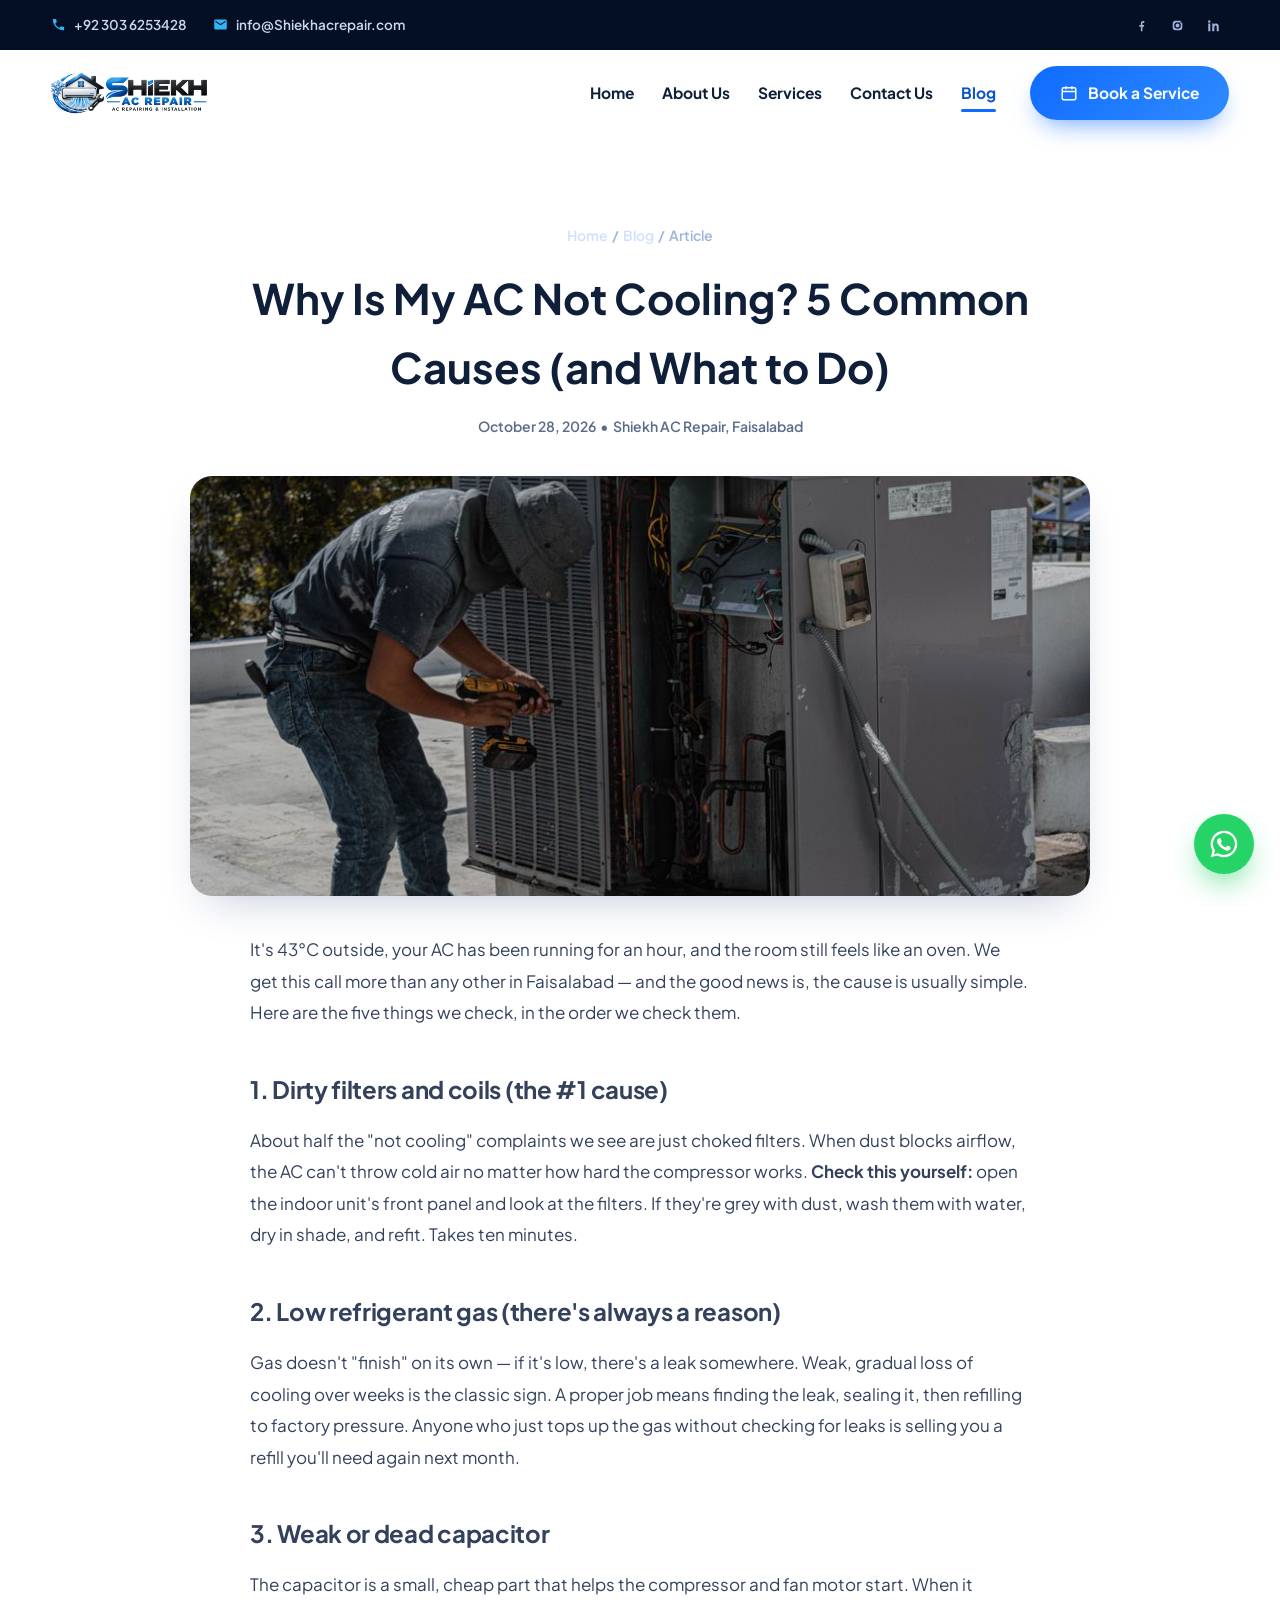
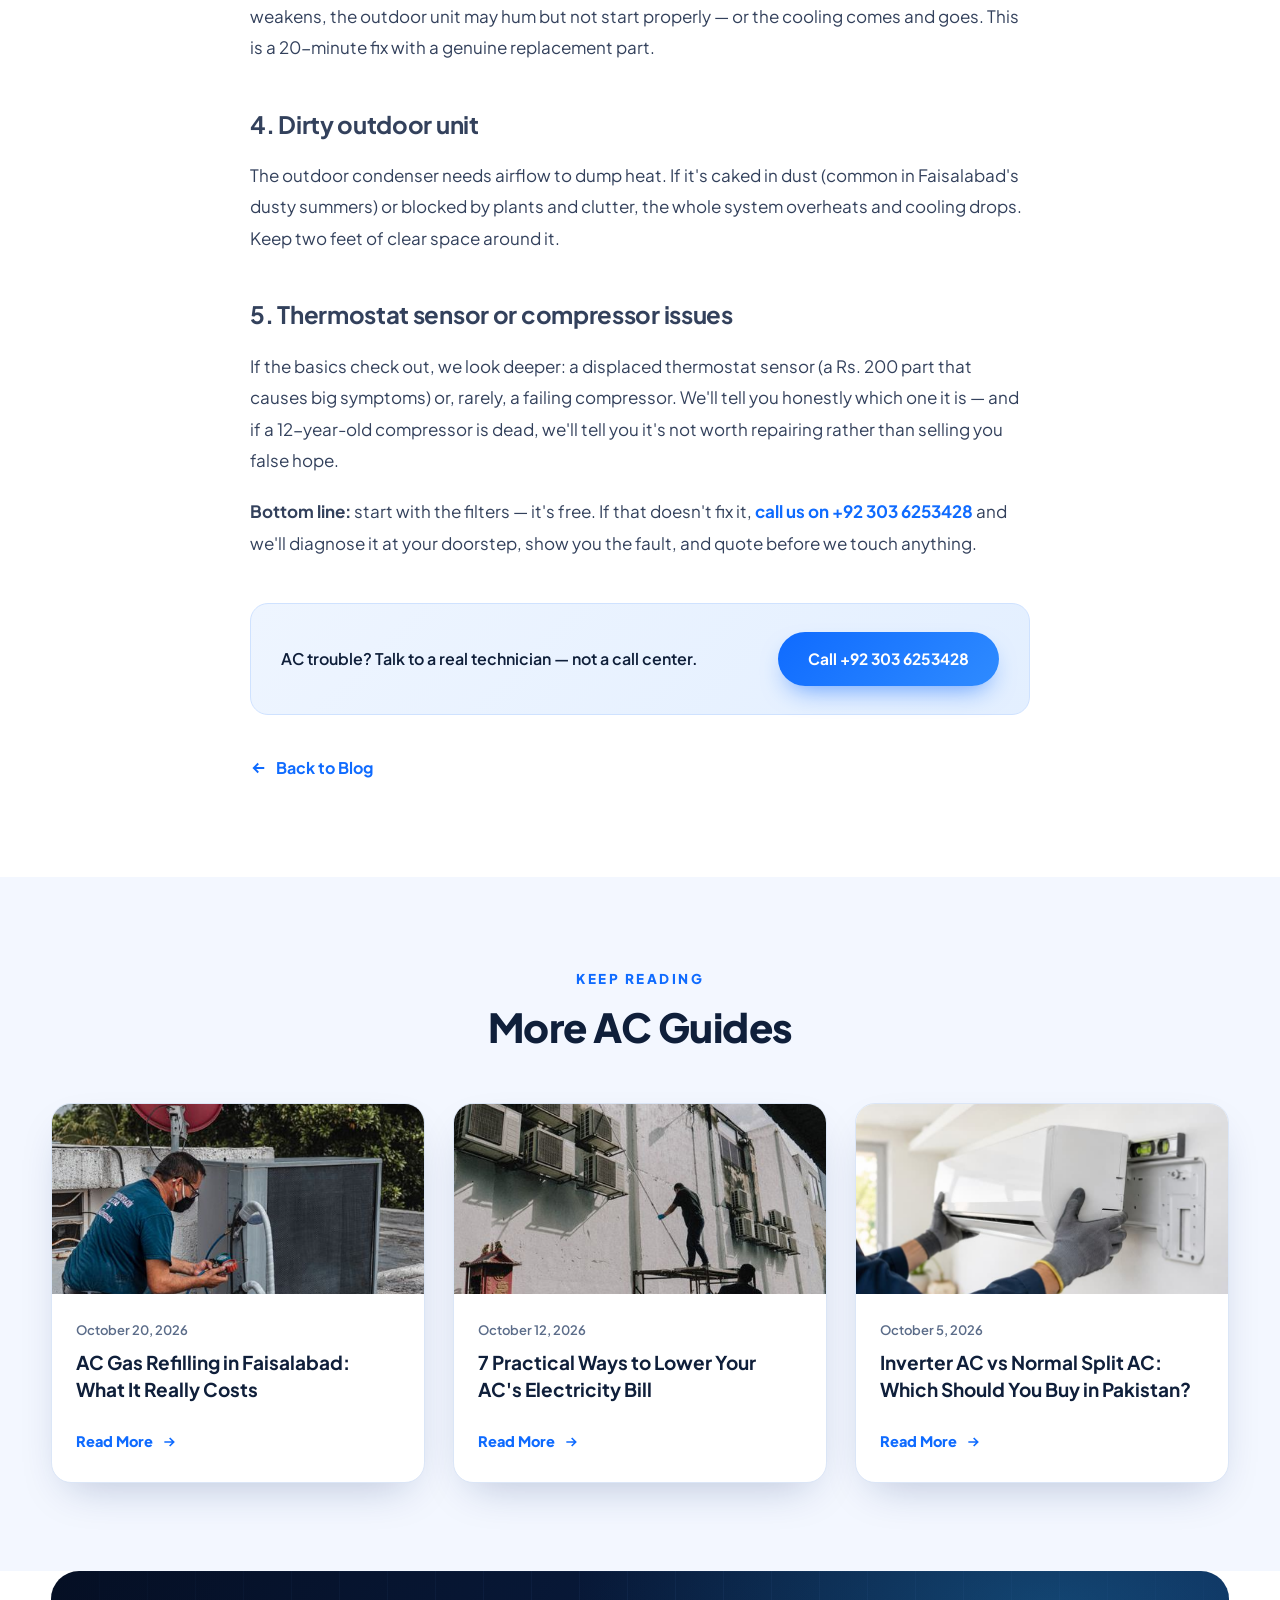
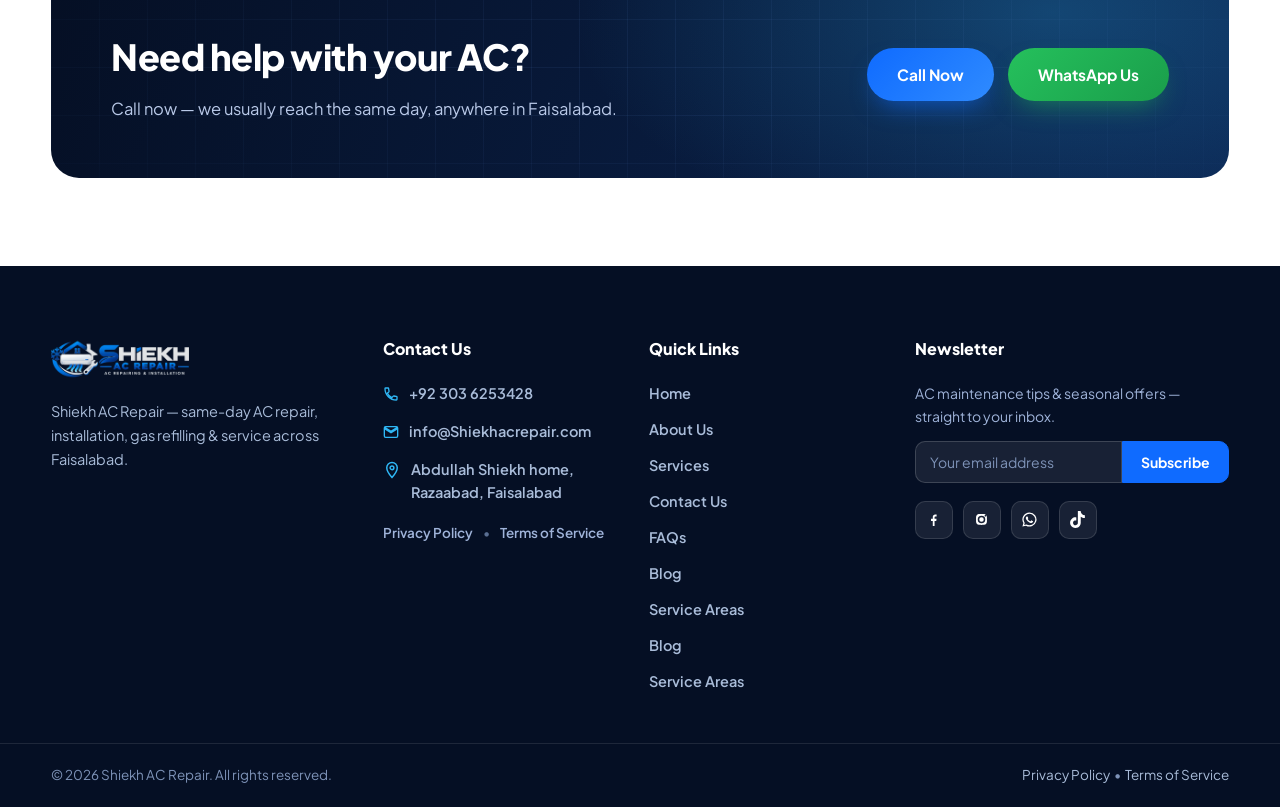
<file: blog/ac-not-cooling-causes.html>
<!DOCTYPE html>
<html lang="en">
<head>
  <meta charset="UTF-8">
  <meta name="viewport" content="width=device-width, initial-scale=1.0">
  <title>Why Is My AC Not Cooling? 5 Common Causes (and What to Do) | Shiekh AC Repair</title>
  <meta name="description" content="AC running but not cooling? Here are the 5 most common causes we see in Faisalabad — from dirty filters to gas leaks — and what each one costs to fix.">
  <meta property="og:title" content="Why Is My AC Not Cooling? 5 Common Causes (and What to Do)">
  <meta property="og:description" content="AC running but not cooling? Here are the 5 most common causes we see in Faisalabad — from dirty filters to gas leaks — and what each one costs to fix.">
  <meta property="og:type" content="website">
  <link rel="icon" type="image/png" href="../assets/logo/favicon.png">
  <link rel="preconnect" href="https://fonts.googleapis.com">
  <link rel="preconnect" href="https://fonts.gstatic.com" crossorigin>
  <link href="https://fonts.googleapis.com/css2?family=Plus+Jakarta+Sans:wght@400;500;600;700;800&display=swap" rel="stylesheet">
  <link rel="stylesheet" href="../assets/css/style.css">
<script type="application/ld+json">
{"@context":"https://schema.org","@type":"BlogPosting","headline":"Why Is My AC Not Cooling? 5 Common Causes (and What to Do)","datePublished":"2026-10-01","author":{"@type":"Organization","name":"Shiekh AC Repair"},"publisher":{"@type":"Organization","name":"Shiekh AC Repair"}}
</script>
</head>
<body>

<!-- ======= Top bar ======= -->
<div class="topbar">
  <div class="container topbar-inner">
    <div class="topbar-contact">
      <a href="tel:+923036253428">
        <svg viewBox="0 0 24 24"><path d="M6.6 10.8c1.4 2.8 3.8 5.2 6.6 6.6l2.2-2.2c.3-.3.7-.4 1-.2 1.1.4 2.3.6 3.6.6.6 0 1 .4 1 1V20c0 .6-.4 1-1 1C10.6 21 3 13.4 3 4c0-.6.4-1 1-1h3.5c.6 0 1 .4 1 1 0 1.2.2 2.4.6 3.6.1.3 0 .7-.2 1l-2.3 2.2z"/></svg>
        +92 303 6253428
      </a>
      <a href="mailto:info@Shiekhacrepair.com">
        <svg viewBox="0 0 24 24"><path d="M20 4H4c-1.1 0-2 .9-2 2v12c0 1.1.9 2 2 2h16c1.1 0 2-.9 2-2V6c0-1.1-.9-2-2-2zm0 4l-8 5-8-5V6l8 5 8-5v2z"/></svg>
        info@Shiekhacrepair.com
      </a>
    </div>
    <div class="topbar-social">
      <a href="#" aria-label="Facebook"><svg viewBox="0 0 24 24"><path d="M13.5 21v-7h2.4l.4-3h-2.8V9.1c0-.9.3-1.5 1.6-1.5h1.3V4.9c-.3 0-1.1-.1-2-.1-2 0-3.4 1.2-3.4 3.5V11H8.5v3H11v7h2.5z"/></svg></a>
      <a href="#" aria-label="Instagram"><svg viewBox="0 0 24 24"><path d="M12 8.8A3.2 3.2 0 1 0 12 15.2 3.2 3.2 0 0 0 12 8.8zm0-2.1a5.3 5.3 0 1 1 0 10.6 5.3 5.3 0 0 1 0-10.6zm6.8-.1a1.2 1.2 0 1 1-2.4 0 1.2 1.2 0 0 1 2.4 0zM12 4.2c-2.5 0-2.8 0-3.8.1-1 .1-1.9.4-2.6 1.2-.7.7-1.1 1.6-1.2 2.6-.1 1-.1 1.3-.1 3.8s0 2.8.1 3.8c.1 1 .4 1.9 1.2 2.6.7.7 1.6 1.1 2.6 1.2 1 .1 1.3.1 3.8.1s2.8 0 3.8-.1c1-.1 1.9-.4 2.6-1.2.7-.7 1.1-1.6 1.2-2.6.1-1 .1-1.3.1-3.8s0-2.8-.1-3.8c-.1-1-.4-1.9-1.2-2.6-.7-.7-1.6-1.1-2.6-1.2-1-.1-1.3-.1-3.8-.1z"/></svg></a>
      <a href="#" aria-label="LinkedIn"><svg viewBox="0 0 24 24"><path d="M6.9 8.6H3.6V21h3.3V8.6zM5.2 3.5a2 2 0 1 0 0 4 2 2 0 0 0 0-4zM20.4 13.4c0-3.2-1.7-4.7-4-4.7-1.8 0-2.7 1-3.1 1.7V8.6h-3.3V21h3.3v-6.6c0-1.6.8-2.5 2-2.5s1.9.9 1.9 2.5V21h3.2v-7.6z"/></svg></a>
    </div>
  </div>
</div>

<!-- ======= Header ======= -->
<header class="site-header">
  <div class="container header-inner">
    <a class="brand" href="../index.html" aria-label="Shiekh AC Repair — home">
      <img src="../assets/logo/logo-header.png" alt="Shiekh AC Repair — AC Repairing & Installation">
    </a>
    <nav class="main-nav" id="mainNav" aria-label="Main navigation">
      <a class="nav-link" href="../index.html">Home</a>
      <a class="nav-link" href="../about.html">About Us</a>
      <a class="nav-link" href="../services.html">Services</a>
      <a class="nav-link" href="../contact.html">Contact Us</a>
      <a class="nav-link active" href="../blog.html">Blog</a>
      <a class="btn btn-primary nav-cta" href="../contact.html">
        <svg viewBox="0 0 24 24" fill="none" stroke="currentColor" stroke-width="2"><rect x="3" y="5" width="18" height="16" rx="2"/><path d="M8 3v4M16 3v4M3 10h18"/></svg>
        Book a Service
      </a>
    </nav>
    <button class="nav-toggle" id="navToggle" aria-label="Open menu"><span></span><span></span><span></span></button>
  </div>
</header>

<section class="section">
  <div class="container">
    <div class="post-hero reveal">
      <p class="breadcrumb"><a href="../index.html">Home</a> &nbsp;/&nbsp; <a href="../blog.html">Blog</a> &nbsp;/&nbsp; Article</p>
      <h1 style="font-size:clamp(28px,3.6vw,42px)">Why Is My AC Not Cooling? 5 Common Causes (and What to Do)</h1>
      <p class="post-meta">October 28, 2026 &nbsp;•&nbsp; Shiekh AC Repair, Faisalabad</p>
    </div>
    <div class="post-featured reveal"><img src="../assets/img/service-repair.jpg" alt="Technician diagnosing a split AC that is not cooling in Faisalabad"></div>
    <article class="post-body reveal">

<p>It's 43°C outside, your AC has been running for an hour, and the room still feels like an oven. We get this call more than any other in Faisalabad — and the good news is, the cause is usually simple. Here are the five things we check, in the order we check them.</p>
<h2>1. Dirty filters and coils (the #1 cause)</h2>
<p>About half the "not cooling" complaints we see are just choked filters. When dust blocks airflow, the AC can't throw cold air no matter how hard the compressor works. <strong>Check this yourself:</strong> open the indoor unit's front panel and look at the filters. If they're grey with dust, wash them with water, dry in shade, and refit. Takes ten minutes.</p>
<h2>2. Low refrigerant gas (there's always a reason)</h2>
<p>Gas doesn't "finish" on its own — if it's low, there's a leak somewhere. Weak, gradual loss of cooling over weeks is the classic sign. A proper job means finding the leak, sealing it, then refilling to factory pressure. Anyone who just tops up the gas without checking for leaks is selling you a refill you'll need again next month.</p>
<h2>3. Weak or dead capacitor</h2>
<p>The capacitor is a small, cheap part that helps the compressor and fan motor start. When it weakens, the outdoor unit may hum but not start properly — or the cooling comes and goes. This is a 20-minute fix with a genuine replacement part.</p>
<h2>4. Dirty outdoor unit</h2>
<p>The outdoor condenser needs airflow to dump heat. If it's caked in dust (common in Faisalabad's dusty summers) or blocked by plants and clutter, the whole system overheats and cooling drops. Keep two feet of clear space around it.</p>
<h2>5. Thermostat sensor or compressor issues</h2>
<p>If the basics check out, we look deeper: a displaced thermostat sensor (a Rs. 200 part that causes big symptoms) or, rarely, a failing compressor. We'll tell you honestly which one it is — and if a 12-year-old compressor is dead, we'll tell you it's not worth repairing rather than selling you false hope.</p>
<p><strong>Bottom line:</strong> start with the filters — it's free. If that doesn't fix it, <a href="../contact.html" style="color:var(--blue);font-weight:700">call us on +92 303 6253428</a> and we'll diagnose it at your doorstep, show you the fault, and quote before we touch anything.</p>
    </article>
    <div class="post-cta reveal">
      <p>AC trouble? Talk to a real technician — not a call center.</p>
      <a class="btn btn-primary" href="tel:+923036253428">Call +92 303 6253428</a>
    </div>
    <div style="max-width:780px;margin:40px auto 0"><a class="back-link" href="../blog.html"><svg width="18" height="18" viewBox="0 0 24 24" fill="none" stroke="currentColor" stroke-width="2.5"><path d="M19 12H5M11 18l-6-6 6-6"/></svg> Back to Blog</a></div>
  </div>
</section>
<section class="section section-ice">
  <div class="container">
    <div class="section-head reveal"><span class="eyebrow">Keep Reading</span><h2>More AC Guides</h2></div>
    <div class="blog-grid">
      <article class="blog-card reveal">
        <div class="card-media"><img src="../assets/img/service-gas.jpg" alt="AC gas refilling with manifold gauges in Faisalabad"></div>
        <div class="card-body">
          <div class="blog-date">October 20, 2026</div>
          <h3><a href="ac-gas-refilling-cost-faisalabad.html">AC Gas Refilling in Faisalabad: What It Really Costs</a></h3>
          <a class="card-link" href="ac-gas-refilling-cost-faisalabad.html">Read More <svg viewBox="0 0 24 24"><path d="M5 12h14M13 6l6 6-6 6"/></svg></a>
        </div>
      </article>
      <article class="blog-card reveal">
        <div class="card-media"><img src="../assets/img/service-clean.jpg" alt="AC deep cleaning service to reduce electricity bills in Faisalabad"></div>
        <div class="card-body">
          <div class="blog-date">October 12, 2026</div>
          <h3><a href="reduce-ac-electricity-bill.html">7 Practical Ways to Lower Your AC's Electricity Bill</a></h3>
          <a class="card-link" href="reduce-ac-electricity-bill.html">Read More <svg viewBox="0 0 24 24"><path d="M5 12h14M13 6l6 6-6 6"/></svg></a>
        </div>
      </article>
      <article class="blog-card reveal">
        <div class="card-media"><img src="../assets/img/service-install.jpg" alt="Inverter AC installation in Faisalabad"></div>
        <div class="card-body">
          <div class="blog-date">October 5, 2026</div>
          <h3><a href="inverter-vs-split-ac-pakistan.html">Inverter AC vs Normal Split AC: Which Should You Buy in Pakistan?</a></h3>
          <a class="card-link" href="inverter-vs-split-ac-pakistan.html">Read More <svg viewBox="0 0 24 24"><path d="M5 12h14M13 6l6 6-6 6"/></svg></a>
        </div>
      </article>
    </div>
  </div>
</section>
<!-- ======= CTA ======= -->
<section class="section" style="padding-top:0">
  <div class="container">
    <div class="cta-band reveal">
      <div class="cta-inner">
        <div>
          <h2>Need help with your AC?</h2>
          <p>Call now — we usually reach the same day, anywhere in Faisalabad.</p>
        </div>
        <div class="cta-actions">
          <a class="btn btn-primary" href="tel:+923036253428">Call Now</a>
          <a class="btn btn-green" href="https://wa.me/923036253428?text=Hello%20Shiekh%20AC%20Repair%2C%20I%20need%20AC%20service." target="_blank" rel="noopener">WhatsApp Us</a>
        </div>
      </div>
    </div>
  </div>
</section>
<!-- ======= Footer ======= -->
<footer class="site-footer">
  <div class="container footer-grid">
    <div class="footer-brand">
      <img src="../assets/logo/logo-footer.png" alt="Shiekh AC Repair">
      <p>Shiekh AC Repair — same-day AC repair, installation, gas refilling &amp; service across Faisalabad.</p>
    </div>
    <div>
      <h4>Contact Us</h4>
      <div class="footer-contact">
        <a href="tel:+923036253428"><svg viewBox="0 0 24 24"><path d="M6.6 10.8c1.4 2.8 3.8 5.2 6.6 6.6l2.2-2.2c.3-.3.7-.4 1-.2 1.1.4 2.3.6 3.6.6.6 0 1 .4 1 1V20c0 .6-.4 1-1 1C10.6 21 3 13.4 3 4c0-.6.4-1 1-1h3.5c.6 0 1 .4 1 1 0 1.2.2 2.4.6 3.6.1.3 0 .7-.2 1l-2.3 2.2z"/></svg>+92 303 6253428</a>
        <a href="mailto:info@Shiekhacrepair.com"><svg viewBox="0 0 24 24"><path d="M20 4H4c-1.1 0-2 .9-2 2v12c0 1.1.9 2 2 2h16c1.1 0 2-.9 2-2V6c0-1.1-.9-2-2-2zm0 4l-8 5-8-5V6l8 5 8-5v2z"/></svg>info@Shiekhacrepair.com</a>
        <span class="footer-addr-line"><svg viewBox="0 0 24 24"><path d="M12 2C8.1 2 5 5.1 5 9c0 5.2 7 13 7 13s7-7.8 7-13c0-3.9-3.1-7-7-7zm0 9.5A2.5 2.5 0 1 1 12 6.5a2.5 2.5 0 0 1 0 5z"/></svg><span>Abdullah Shiekh home,<br>Razaabad, Faisalabad</span></span>
        <span class="footer-legal"><a href="../privacy.html">Privacy Policy</a><span class="dot">•</span><a href="../terms.html">Terms of Service</a></span>
      </div>
    </div>
    <div>
      <h4>Quick Links</h4>
      <div class="footer-links">
        <a href="../index.html">Home</a>
        <a href="../about.html">About Us</a>
        <a href="../services.html">Services</a>
        <a href="../contact.html">Contact Us</a>
        <a href="../faqs.html">FAQs</a>
        <a href="../blog.html">Blog</a>
        <a href="../service-areas.html">Service Areas</a>
        <a href="../blog.html">Blog</a>
        <a href="../service-areas.html">Service Areas</a>
      </div>
    </div>
    <div>
      <h4>Newsletter</h4>
      <p class="footer-news-text">AC maintenance tips &amp; seasonal offers — straight to your inbox.</p>
      <form class="footer-news-form" action="https://formsubmit.co/info@Shiekhacrepair.com" method="POST">
        <input type="hidden" name="_subject" value="New newsletter signup — Shiekh AC Repair">
        <input type="hidden" name="_captcha" value="false">
        <input type="email" name="email" placeholder="Your email address" required aria-label="Email address">
        <button type="submit">Subscribe</button>
      </form>
      <div class="footer-social">
        <a href="https://facebook.com/abdullahsheikh1" target="_blank" rel="noopener" aria-label="Facebook"><svg viewBox="0 0 24 24"><path d="M13.5 21v-7h2.4l.4-3h-2.8V9.1c0-.9.3-1.5 1.6-1.5h1.3V4.9c-.3 0-1.1-.1-2-.1-2 0-3.4 1.2-3.4 3.5V11H8.5v3H11v7h2.5z"/></svg></a>
        <a href="https://www.instagram.com/ab_shiekh_/" target="_blank" rel="noopener" aria-label="Instagram"><svg viewBox="0 0 24 24"><path d="M12 8.8A3.2 3.2 0 1 0 12 15.2 3.2 3.2 0 0 0 12 8.8zm0-2.1a5.3 5.3 0 1 1 0 10.6 5.3 5.3 0 0 1 0-10.6zm6.8-.1a1.2 1.2 0 1 1-2.4 0 1.2 1.2 0 0 1 2.4 0zM12 4.2c-2.5 0-2.8 0-3.8.1-1 .1-1.9.4-2.6 1.2-.7.7-1.1 1.6-1.2 2.6-.1 1-.1 1.3-.1 3.8s0 2.8.1 3.8c.1 1 .4 1.9 1.2 2.6.7.7 1.6 1.1 2.6 1.2 1 .1 1.3.1 3.8.1s2.8 0 3.8-.1c1-.1 1.9-.4 2.6-1.2.7-.7 1.1-1.6 1.2-2.6.1-1 .1-1.3.1-3.8s0-2.8-.1-3.8c-.1-1-.4-1.9-1.2-2.6-.7-.7-1.6-1.1-2.6-1.2-1-.1-1.3-.1-3.8-.1z"/></svg></a>
        <a href="https://wa.me/923036253428" target="_blank" rel="noopener" aria-label="WhatsApp"><svg viewBox="0 0 24 24"><path d="M12 2a10 10 0 0 0-8.6 15.1L2 22l5-1.3A10 10 0 1 0 12 2zm0 18.2a8.2 8.2 0 0 1-4.2-1.1l-.3-.2-3 .8.8-2.9-.2-.3A8.2 8.2 0 1 1 12 20.2zm4.6-6.1c-.3-.1-1.5-.7-1.7-.8-.2-.1-.4-.1-.6.1-.2.3-.6.8-.8 1-.1.2-.3.2-.5.1a6.7 6.7 0 0 1-3.3-2.9c-.3-.4 0-.5.1-.7l.4-.5c.1-.2.1-.3 0-.5l-.8-1.9c-.2-.5-.4-.4-.6-.4h-.5c-.2 0-.5.2-.7.5-.9.9-1.1 2.2-.2 3.9a11.6 11.6 0 0 0 4.5 4.2c1.7.8 2.4.9 3.2.7.5-.1 1.5-.6 1.7-1.2.2-.6.2-1.1.1-1.2 0-.1-.2-.2-.5-.3z"/></svg></a>
        <a href="https://www.tiktok.com/@ab_shiekh" target="_blank" rel="noopener" aria-label="TikTok"><svg viewBox="0 0 24 24"><path d="M12.525.02c1.31-.02 2.61-.01 3.91-.02.08 1.53.63 3.09 1.75 4.17 1.12 1.11 2.7 1.62 4.24 1.79v4.03c-1.44-.05-2.89-.35-4.2-.97-.57-.26-1.1-.59-1.62-.93-.01 2.92.01 5.84-.02 8.75-.08 1.4-.54 2.79-1.35 3.94-1.31 1.92-3.58 3.17-5.91 3.21-1.43.08-2.86-.31-4.08-1.03-2.02-1.19-3.44-3.37-3.65-5.71-.02-.5-.03-1-.01-1.49.18-1.9 1.12-3.72 2.58-4.96 1.66-1.44 3.98-2.13 6.15-1.72.02 1.48-.04 2.96-.04 4.44-.99-.32-2.15-.23-3.02.37-.63.41-1.11 1.04-1.36 1.75-.21.51-.15 1.07-.14 1.61.24 1.64 1.82 3.02 3.5 2.87 1.12-.01 2.19-.66 2.77-1.61.19-.33.4-.67.41-1.06.1-1.79.06-3.57.07-5.36.01-4.03-.01-8.05.02-12.07z"/></svg></a>
      </div>
    </div>
  </div>
  <div class="footer-bottom">
    <div class="container">
      <span>© <span id="year">2026</span> Shiekh AC Repair. All rights reserved.</span>
      <span><a href="../privacy.html">Privacy Policy</a> &nbsp;•&nbsp; <a href="../terms.html">Terms of Service</a></span>
    </div>
  </div>
  <a class="whatsapp-float" href="https://wa.me/923036253428?text=Hello%20Shiekh%20AC%20Repair%2C%20I%20need%20AC%20service." target="_blank" rel="noopener" aria-label="Chat on WhatsApp">
    <svg viewBox="0 0 24 24"><path d="M12 2a10 10 0 0 0-8.6 15.1L2 22l5-1.3A10 10 0 1 0 12 2zm0 18.2a8.2 8.2 0 0 1-4.2-1.1l-.3-.2-3 .8.8-2.9-.2-.3A8.2 8.2 0 1 1 12 20.2zm4.6-6.1c-.3-.1-1.5-.7-1.7-.8-.2-.1-.4-.1-.6.1-.2.3-.6.8-.8 1-.1.2-.3.2-.5.1a6.7 6.7 0 0 1-3.3-2.9c-.3-.4 0-.5.1-.7l.4-.5c.1-.2.1-.3 0-.5l-.8-1.9c-.2-.5-.4-.4-.6-.4h-.5c-.2 0-.5.2-.7.5-.9.9-1.1 2.2-.2 3.9a11.6 11.6 0 0 0 4.5 4.2c1.7.8 2.4.9 3.2.7.5-.1 1.5-.6 1.7-1.2.2-.6.2-1.1.1-1.2 0-.1-.2-.2-.5-.3z"/></svg>
  </a>
</footer>


<script src="../assets/js/main.js"></script>
</body>
</html>
</file>
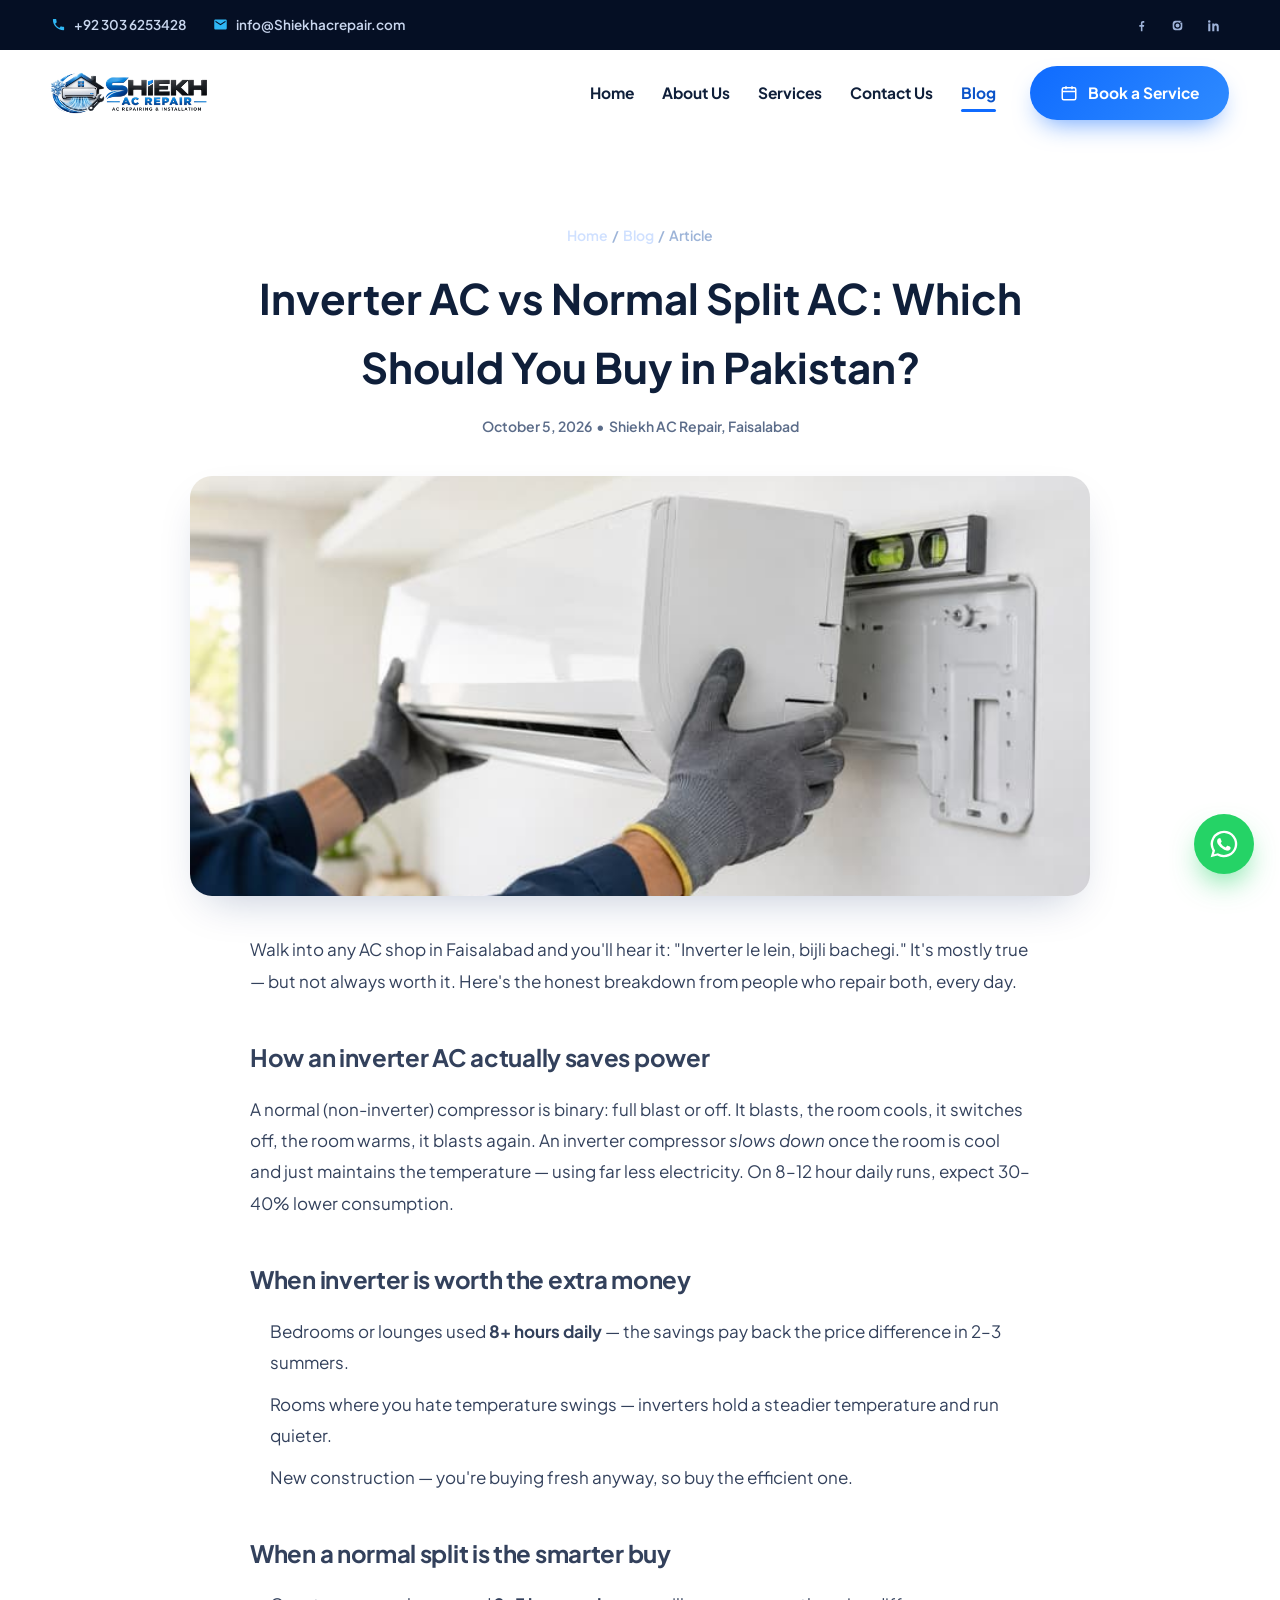
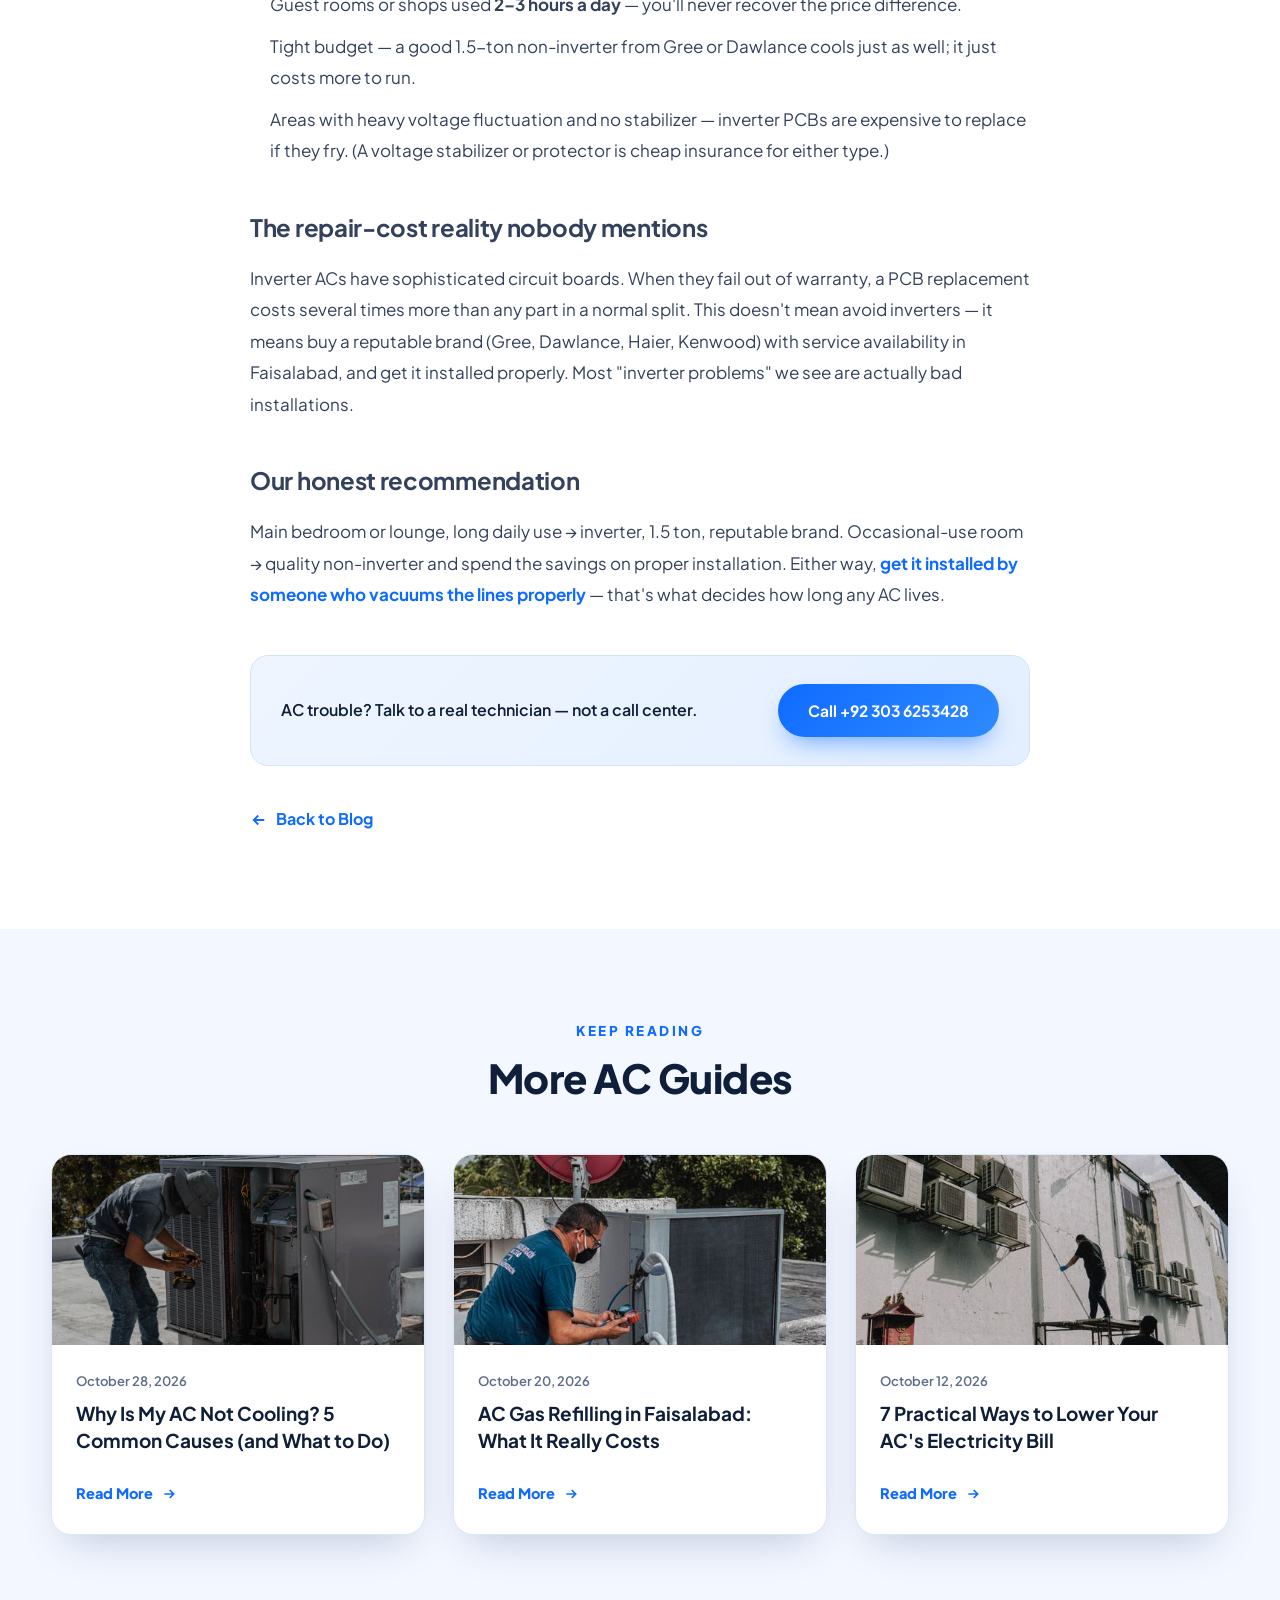
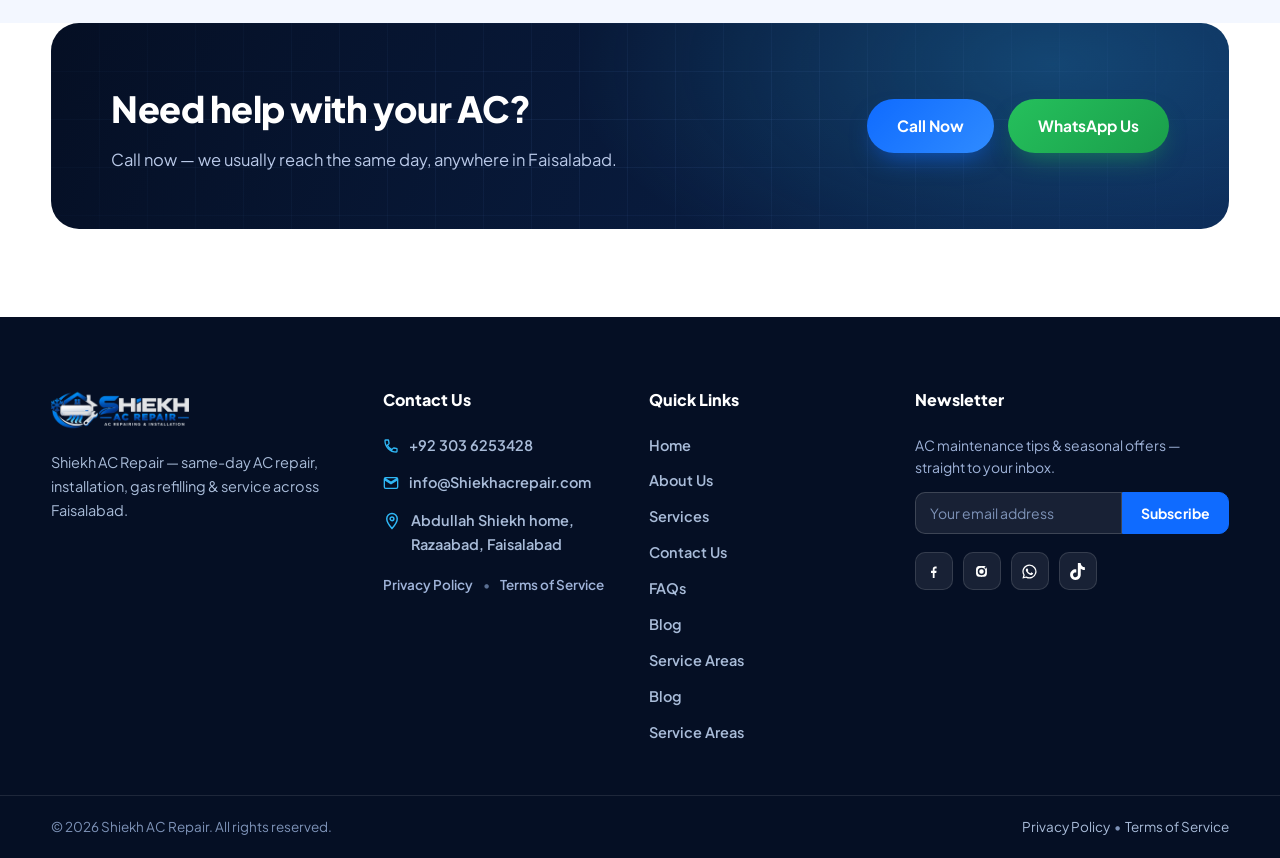
<file: blog/inverter-vs-split-ac-pakistan.html>
<!DOCTYPE html>
<html lang="en">
<head>
  <meta charset="UTF-8">
  <meta name="viewport" content="width=device-width, initial-scale=1.0">
  <title>Inverter AC vs Normal Split AC: Which Should You Buy in Pakistan? | Shiekh AC Repair</title>
  <meta name="description" content="Confused between inverter and normal split AC? Honest comparison of price, electricity savings, repair costs and which one suits your home in Faisalabad.">
  <meta property="og:title" content="Inverter AC vs Normal Split AC: Which Should You Buy in Pakistan?">
  <meta property="og:description" content="Confused between inverter and normal split AC? Honest comparison of price, electricity savings, repair costs and which one suits your home in Faisalabad.">
  <meta property="og:type" content="website">
  <link rel="icon" type="image/png" href="../assets/logo/favicon.png">
  <link rel="preconnect" href="https://fonts.googleapis.com">
  <link rel="preconnect" href="https://fonts.gstatic.com" crossorigin>
  <link href="https://fonts.googleapis.com/css2?family=Plus+Jakarta+Sans:wght@400;500;600;700;800&display=swap" rel="stylesheet">
  <link rel="stylesheet" href="../assets/css/style.css">
<script type="application/ld+json">
{"@context":"https://schema.org","@type":"BlogPosting","headline":"Inverter AC vs Normal Split AC: Which Should You Buy in Pakistan?","datePublished":"2026-10-01","author":{"@type":"Organization","name":"Shiekh AC Repair"},"publisher":{"@type":"Organization","name":"Shiekh AC Repair"}}
</script>
</head>
<body>

<!-- ======= Top bar ======= -->
<div class="topbar">
  <div class="container topbar-inner">
    <div class="topbar-contact">
      <a href="tel:+923036253428">
        <svg viewBox="0 0 24 24"><path d="M6.6 10.8c1.4 2.8 3.8 5.2 6.6 6.6l2.2-2.2c.3-.3.7-.4 1-.2 1.1.4 2.3.6 3.6.6.6 0 1 .4 1 1V20c0 .6-.4 1-1 1C10.6 21 3 13.4 3 4c0-.6.4-1 1-1h3.5c.6 0 1 .4 1 1 0 1.2.2 2.4.6 3.6.1.3 0 .7-.2 1l-2.3 2.2z"/></svg>
        +92 303 6253428
      </a>
      <a href="mailto:info@Shiekhacrepair.com">
        <svg viewBox="0 0 24 24"><path d="M20 4H4c-1.1 0-2 .9-2 2v12c0 1.1.9 2 2 2h16c1.1 0 2-.9 2-2V6c0-1.1-.9-2-2-2zm0 4l-8 5-8-5V6l8 5 8-5v2z"/></svg>
        info@Shiekhacrepair.com
      </a>
    </div>
    <div class="topbar-social">
      <a href="#" aria-label="Facebook"><svg viewBox="0 0 24 24"><path d="M13.5 21v-7h2.4l.4-3h-2.8V9.1c0-.9.3-1.5 1.6-1.5h1.3V4.9c-.3 0-1.1-.1-2-.1-2 0-3.4 1.2-3.4 3.5V11H8.5v3H11v7h2.5z"/></svg></a>
      <a href="#" aria-label="Instagram"><svg viewBox="0 0 24 24"><path d="M12 8.8A3.2 3.2 0 1 0 12 15.2 3.2 3.2 0 0 0 12 8.8zm0-2.1a5.3 5.3 0 1 1 0 10.6 5.3 5.3 0 0 1 0-10.6zm6.8-.1a1.2 1.2 0 1 1-2.4 0 1.2 1.2 0 0 1 2.4 0zM12 4.2c-2.5 0-2.8 0-3.8.1-1 .1-1.9.4-2.6 1.2-.7.7-1.1 1.6-1.2 2.6-.1 1-.1 1.3-.1 3.8s0 2.8.1 3.8c.1 1 .4 1.9 1.2 2.6.7.7 1.6 1.1 2.6 1.2 1 .1 1.3.1 3.8.1s2.8 0 3.8-.1c1-.1 1.9-.4 2.6-1.2.7-.7 1.1-1.6 1.2-2.6.1-1 .1-1.3.1-3.8s0-2.8-.1-3.8c-.1-1-.4-1.9-1.2-2.6-.7-.7-1.6-1.1-2.6-1.2-1-.1-1.3-.1-3.8-.1z"/></svg></a>
      <a href="#" aria-label="LinkedIn"><svg viewBox="0 0 24 24"><path d="M6.9 8.6H3.6V21h3.3V8.6zM5.2 3.5a2 2 0 1 0 0 4 2 2 0 0 0 0-4zM20.4 13.4c0-3.2-1.7-4.7-4-4.7-1.8 0-2.7 1-3.1 1.7V8.6h-3.3V21h3.3v-6.6c0-1.6.8-2.5 2-2.5s1.9.9 1.9 2.5V21h3.2v-7.6z"/></svg></a>
    </div>
  </div>
</div>

<!-- ======= Header ======= -->
<header class="site-header">
  <div class="container header-inner">
    <a class="brand" href="../index.html" aria-label="Shiekh AC Repair — home">
      <img src="../assets/logo/logo-header.png" alt="Shiekh AC Repair — AC Repairing & Installation">
    </a>
    <nav class="main-nav" id="mainNav" aria-label="Main navigation">
      <a class="nav-link" href="../index.html">Home</a>
      <a class="nav-link" href="../about.html">About Us</a>
      <a class="nav-link" href="../services.html">Services</a>
      <a class="nav-link" href="../contact.html">Contact Us</a>
      <a class="nav-link active" href="../blog.html">Blog</a>
      <a class="btn btn-primary nav-cta" href="../contact.html">
        <svg viewBox="0 0 24 24" fill="none" stroke="currentColor" stroke-width="2"><rect x="3" y="5" width="18" height="16" rx="2"/><path d="M8 3v4M16 3v4M3 10h18"/></svg>
        Book a Service
      </a>
    </nav>
    <button class="nav-toggle" id="navToggle" aria-label="Open menu"><span></span><span></span><span></span></button>
  </div>
</header>

<section class="section">
  <div class="container">
    <div class="post-hero reveal">
      <p class="breadcrumb"><a href="../index.html">Home</a> &nbsp;/&nbsp; <a href="../blog.html">Blog</a> &nbsp;/&nbsp; Article</p>
      <h1 style="font-size:clamp(28px,3.6vw,42px)">Inverter AC vs Normal Split AC: Which Should You Buy in Pakistan?</h1>
      <p class="post-meta">October 5, 2026 &nbsp;•&nbsp; Shiekh AC Repair, Faisalabad</p>
    </div>
    <div class="post-featured reveal"><img src="../assets/img/service-install.jpg" alt="Inverter AC installation in Faisalabad"></div>
    <article class="post-body reveal">

<p>Walk into any AC shop in Faisalabad and you'll hear it: "Inverter le lein, bijli bachegi." It's mostly true — but not always worth it. Here's the honest breakdown from people who repair both, every day.</p>
<h2>How an inverter AC actually saves power</h2>
<p>A normal (non-inverter) compressor is binary: full blast or off. It blasts, the room cools, it switches off, the room warms, it blasts again. An inverter compressor <em>slows down</em> once the room is cool and just maintains the temperature — using far less electricity. On 8–12 hour daily runs, expect 30–40% lower consumption.</p>
<h2>When inverter is worth the extra money</h2>
<ul>
<li>Bedrooms or lounges used <strong>8+ hours daily</strong> — the savings pay back the price difference in 2–3 summers.</li>
<li>Rooms where you hate temperature swings — inverters hold a steadier temperature and run quieter.</li>
<li>New construction — you're buying fresh anyway, so buy the efficient one.</li>
</ul>
<h2>When a normal split is the smarter buy</h2>
<ul>
<li>Guest rooms or shops used <strong>2–3 hours a day</strong> — you'll never recover the price difference.</li>
<li>Tight budget — a good 1.5-ton non-inverter from Gree or Dawlance cools just as well; it just costs more to run.</li>
<li>Areas with heavy voltage fluctuation and no stabilizer — inverter PCBs are expensive to replace if they fry. (A voltage stabilizer or protector is cheap insurance for either type.)</li>
</ul>
<h2>The repair-cost reality nobody mentions</h2>
<p>Inverter ACs have sophisticated circuit boards. When they fail out of warranty, a PCB replacement costs several times more than any part in a normal split. This doesn't mean avoid inverters — it means buy a reputable brand (Gree, Dawlance, Haier, Kenwood) with service availability in Faisalabad, and get it installed properly. Most "inverter problems" we see are actually bad installations.</p>
<h2>Our honest recommendation</h2>
<p>Main bedroom or lounge, long daily use → inverter, 1.5 ton, reputable brand. Occasional-use room → quality non-inverter and spend the savings on proper installation. Either way, <a href="../contact.html" style="color:var(--blue);font-weight:700">get it installed by someone who vacuums the lines properly</a> — that's what decides how long any AC lives.</p>
    </article>
    <div class="post-cta reveal">
      <p>AC trouble? Talk to a real technician — not a call center.</p>
      <a class="btn btn-primary" href="tel:+923036253428">Call +92 303 6253428</a>
    </div>
    <div style="max-width:780px;margin:40px auto 0"><a class="back-link" href="../blog.html"><svg width="18" height="18" viewBox="0 0 24 24" fill="none" stroke="currentColor" stroke-width="2.5"><path d="M19 12H5M11 18l-6-6 6-6"/></svg> Back to Blog</a></div>
  </div>
</section>
<section class="section section-ice">
  <div class="container">
    <div class="section-head reveal"><span class="eyebrow">Keep Reading</span><h2>More AC Guides</h2></div>
    <div class="blog-grid">
      <article class="blog-card reveal">
        <div class="card-media"><img src="../assets/img/service-repair.jpg" alt="Technician diagnosing a split AC that is not cooling in Faisalabad"></div>
        <div class="card-body">
          <div class="blog-date">October 28, 2026</div>
          <h3><a href="ac-not-cooling-causes.html">Why Is My AC Not Cooling? 5 Common Causes (and What to Do)</a></h3>
          <a class="card-link" href="ac-not-cooling-causes.html">Read More <svg viewBox="0 0 24 24"><path d="M5 12h14M13 6l6 6-6 6"/></svg></a>
        </div>
      </article>
      <article class="blog-card reveal">
        <div class="card-media"><img src="../assets/img/service-gas.jpg" alt="AC gas refilling with manifold gauges in Faisalabad"></div>
        <div class="card-body">
          <div class="blog-date">October 20, 2026</div>
          <h3><a href="ac-gas-refilling-cost-faisalabad.html">AC Gas Refilling in Faisalabad: What It Really Costs</a></h3>
          <a class="card-link" href="ac-gas-refilling-cost-faisalabad.html">Read More <svg viewBox="0 0 24 24"><path d="M5 12h14M13 6l6 6-6 6"/></svg></a>
        </div>
      </article>
      <article class="blog-card reveal">
        <div class="card-media"><img src="../assets/img/service-clean.jpg" alt="AC deep cleaning service to reduce electricity bills in Faisalabad"></div>
        <div class="card-body">
          <div class="blog-date">October 12, 2026</div>
          <h3><a href="reduce-ac-electricity-bill.html">7 Practical Ways to Lower Your AC's Electricity Bill</a></h3>
          <a class="card-link" href="reduce-ac-electricity-bill.html">Read More <svg viewBox="0 0 24 24"><path d="M5 12h14M13 6l6 6-6 6"/></svg></a>
        </div>
      </article>
    </div>
  </div>
</section>
<!-- ======= CTA ======= -->
<section class="section" style="padding-top:0">
  <div class="container">
    <div class="cta-band reveal">
      <div class="cta-inner">
        <div>
          <h2>Need help with your AC?</h2>
          <p>Call now — we usually reach the same day, anywhere in Faisalabad.</p>
        </div>
        <div class="cta-actions">
          <a class="btn btn-primary" href="tel:+923036253428">Call Now</a>
          <a class="btn btn-green" href="https://wa.me/923036253428?text=Hello%20Shiekh%20AC%20Repair%2C%20I%20need%20AC%20service." target="_blank" rel="noopener">WhatsApp Us</a>
        </div>
      </div>
    </div>
  </div>
</section>
<!-- ======= Footer ======= -->
<footer class="site-footer">
  <div class="container footer-grid">
    <div class="footer-brand">
      <img src="../assets/logo/logo-footer.png" alt="Shiekh AC Repair">
      <p>Shiekh AC Repair — same-day AC repair, installation, gas refilling &amp; service across Faisalabad.</p>
    </div>
    <div>
      <h4>Contact Us</h4>
      <div class="footer-contact">
        <a href="tel:+923036253428"><svg viewBox="0 0 24 24"><path d="M6.6 10.8c1.4 2.8 3.8 5.2 6.6 6.6l2.2-2.2c.3-.3.7-.4 1-.2 1.1.4 2.3.6 3.6.6.6 0 1 .4 1 1V20c0 .6-.4 1-1 1C10.6 21 3 13.4 3 4c0-.6.4-1 1-1h3.5c.6 0 1 .4 1 1 0 1.2.2 2.4.6 3.6.1.3 0 .7-.2 1l-2.3 2.2z"/></svg>+92 303 6253428</a>
        <a href="mailto:info@Shiekhacrepair.com"><svg viewBox="0 0 24 24"><path d="M20 4H4c-1.1 0-2 .9-2 2v12c0 1.1.9 2 2 2h16c1.1 0 2-.9 2-2V6c0-1.1-.9-2-2-2zm0 4l-8 5-8-5V6l8 5 8-5v2z"/></svg>info@Shiekhacrepair.com</a>
        <span class="footer-addr-line"><svg viewBox="0 0 24 24"><path d="M12 2C8.1 2 5 5.1 5 9c0 5.2 7 13 7 13s7-7.8 7-13c0-3.9-3.1-7-7-7zm0 9.5A2.5 2.5 0 1 1 12 6.5a2.5 2.5 0 0 1 0 5z"/></svg><span>Abdullah Shiekh home,<br>Razaabad, Faisalabad</span></span>
        <span class="footer-legal"><a href="../privacy.html">Privacy Policy</a><span class="dot">•</span><a href="../terms.html">Terms of Service</a></span>
      </div>
    </div>
    <div>
      <h4>Quick Links</h4>
      <div class="footer-links">
        <a href="../index.html">Home</a>
        <a href="../about.html">About Us</a>
        <a href="../services.html">Services</a>
        <a href="../contact.html">Contact Us</a>
        <a href="../faqs.html">FAQs</a>
        <a href="../blog.html">Blog</a>
        <a href="../service-areas.html">Service Areas</a>
        <a href="../blog.html">Blog</a>
        <a href="../service-areas.html">Service Areas</a>
      </div>
    </div>
    <div>
      <h4>Newsletter</h4>
      <p class="footer-news-text">AC maintenance tips &amp; seasonal offers — straight to your inbox.</p>
      <form class="footer-news-form" action="https://formsubmit.co/info@Shiekhacrepair.com" method="POST">
        <input type="hidden" name="_subject" value="New newsletter signup — Shiekh AC Repair">
        <input type="hidden" name="_captcha" value="false">
        <input type="email" name="email" placeholder="Your email address" required aria-label="Email address">
        <button type="submit">Subscribe</button>
      </form>
      <div class="footer-social">
        <a href="https://facebook.com/abdullahsheikh1" target="_blank" rel="noopener" aria-label="Facebook"><svg viewBox="0 0 24 24"><path d="M13.5 21v-7h2.4l.4-3h-2.8V9.1c0-.9.3-1.5 1.6-1.5h1.3V4.9c-.3 0-1.1-.1-2-.1-2 0-3.4 1.2-3.4 3.5V11H8.5v3H11v7h2.5z"/></svg></a>
        <a href="https://www.instagram.com/ab_shiekh_/" target="_blank" rel="noopener" aria-label="Instagram"><svg viewBox="0 0 24 24"><path d="M12 8.8A3.2 3.2 0 1 0 12 15.2 3.2 3.2 0 0 0 12 8.8zm0-2.1a5.3 5.3 0 1 1 0 10.6 5.3 5.3 0 0 1 0-10.6zm6.8-.1a1.2 1.2 0 1 1-2.4 0 1.2 1.2 0 0 1 2.4 0zM12 4.2c-2.5 0-2.8 0-3.8.1-1 .1-1.9.4-2.6 1.2-.7.7-1.1 1.6-1.2 2.6-.1 1-.1 1.3-.1 3.8s0 2.8.1 3.8c.1 1 .4 1.9 1.2 2.6.7.7 1.6 1.1 2.6 1.2 1 .1 1.3.1 3.8.1s2.8 0 3.8-.1c1-.1 1.9-.4 2.6-1.2.7-.7 1.1-1.6 1.2-2.6.1-1 .1-1.3.1-3.8s0-2.8-.1-3.8c-.1-1-.4-1.9-1.2-2.6-.7-.7-1.6-1.1-2.6-1.2-1-.1-1.3-.1-3.8-.1z"/></svg></a>
        <a href="https://wa.me/923036253428" target="_blank" rel="noopener" aria-label="WhatsApp"><svg viewBox="0 0 24 24"><path d="M12 2a10 10 0 0 0-8.6 15.1L2 22l5-1.3A10 10 0 1 0 12 2zm0 18.2a8.2 8.2 0 0 1-4.2-1.1l-.3-.2-3 .8.8-2.9-.2-.3A8.2 8.2 0 1 1 12 20.2zm4.6-6.1c-.3-.1-1.5-.7-1.7-.8-.2-.1-.4-.1-.6.1-.2.3-.6.8-.8 1-.1.2-.3.2-.5.1a6.7 6.7 0 0 1-3.3-2.9c-.3-.4 0-.5.1-.7l.4-.5c.1-.2.1-.3 0-.5l-.8-1.9c-.2-.5-.4-.4-.6-.4h-.5c-.2 0-.5.2-.7.5-.9.9-1.1 2.2-.2 3.9a11.6 11.6 0 0 0 4.5 4.2c1.7.8 2.4.9 3.2.7.5-.1 1.5-.6 1.7-1.2.2-.6.2-1.1.1-1.2 0-.1-.2-.2-.5-.3z"/></svg></a>
        <a href="https://www.tiktok.com/@ab_shiekh" target="_blank" rel="noopener" aria-label="TikTok"><svg viewBox="0 0 24 24"><path d="M12.525.02c1.31-.02 2.61-.01 3.91-.02.08 1.53.63 3.09 1.75 4.17 1.12 1.11 2.7 1.62 4.24 1.79v4.03c-1.44-.05-2.89-.35-4.2-.97-.57-.26-1.1-.59-1.62-.93-.01 2.92.01 5.84-.02 8.75-.08 1.4-.54 2.79-1.35 3.94-1.31 1.92-3.58 3.17-5.91 3.21-1.43.08-2.86-.31-4.08-1.03-2.02-1.19-3.44-3.37-3.65-5.71-.02-.5-.03-1-.01-1.49.18-1.9 1.12-3.72 2.58-4.96 1.66-1.44 3.98-2.13 6.15-1.72.02 1.48-.04 2.96-.04 4.44-.99-.32-2.15-.23-3.02.37-.63.41-1.11 1.04-1.36 1.75-.21.51-.15 1.07-.14 1.61.24 1.64 1.82 3.02 3.5 2.87 1.12-.01 2.19-.66 2.77-1.61.19-.33.4-.67.41-1.06.1-1.79.06-3.57.07-5.36.01-4.03-.01-8.05.02-12.07z"/></svg></a>
      </div>
    </div>
  </div>
  <div class="footer-bottom">
    <div class="container">
      <span>© <span id="year">2026</span> Shiekh AC Repair. All rights reserved.</span>
      <span><a href="../privacy.html">Privacy Policy</a> &nbsp;•&nbsp; <a href="../terms.html">Terms of Service</a></span>
    </div>
  </div>
  <a class="whatsapp-float" href="https://wa.me/923036253428?text=Hello%20Shiekh%20AC%20Repair%2C%20I%20need%20AC%20service." target="_blank" rel="noopener" aria-label="Chat on WhatsApp">
    <svg viewBox="0 0 24 24"><path d="M12 2a10 10 0 0 0-8.6 15.1L2 22l5-1.3A10 10 0 1 0 12 2zm0 18.2a8.2 8.2 0 0 1-4.2-1.1l-.3-.2-3 .8.8-2.9-.2-.3A8.2 8.2 0 1 1 12 20.2zm4.6-6.1c-.3-.1-1.5-.7-1.7-.8-.2-.1-.4-.1-.6.1-.2.3-.6.8-.8 1-.1.2-.3.2-.5.1a6.7 6.7 0 0 1-3.3-2.9c-.3-.4 0-.5.1-.7l.4-.5c.1-.2.1-.3 0-.5l-.8-1.9c-.2-.5-.4-.4-.6-.4h-.5c-.2 0-.5.2-.7.5-.9.9-1.1 2.2-.2 3.9a11.6 11.6 0 0 0 4.5 4.2c1.7.8 2.4.9 3.2.7.5-.1 1.5-.6 1.7-1.2.2-.6.2-1.1.1-1.2 0-.1-.2-.2-.5-.3z"/></svg>
  </a>
</footer>


<script src="../assets/js/main.js"></script>
</body>
</html>
</file>
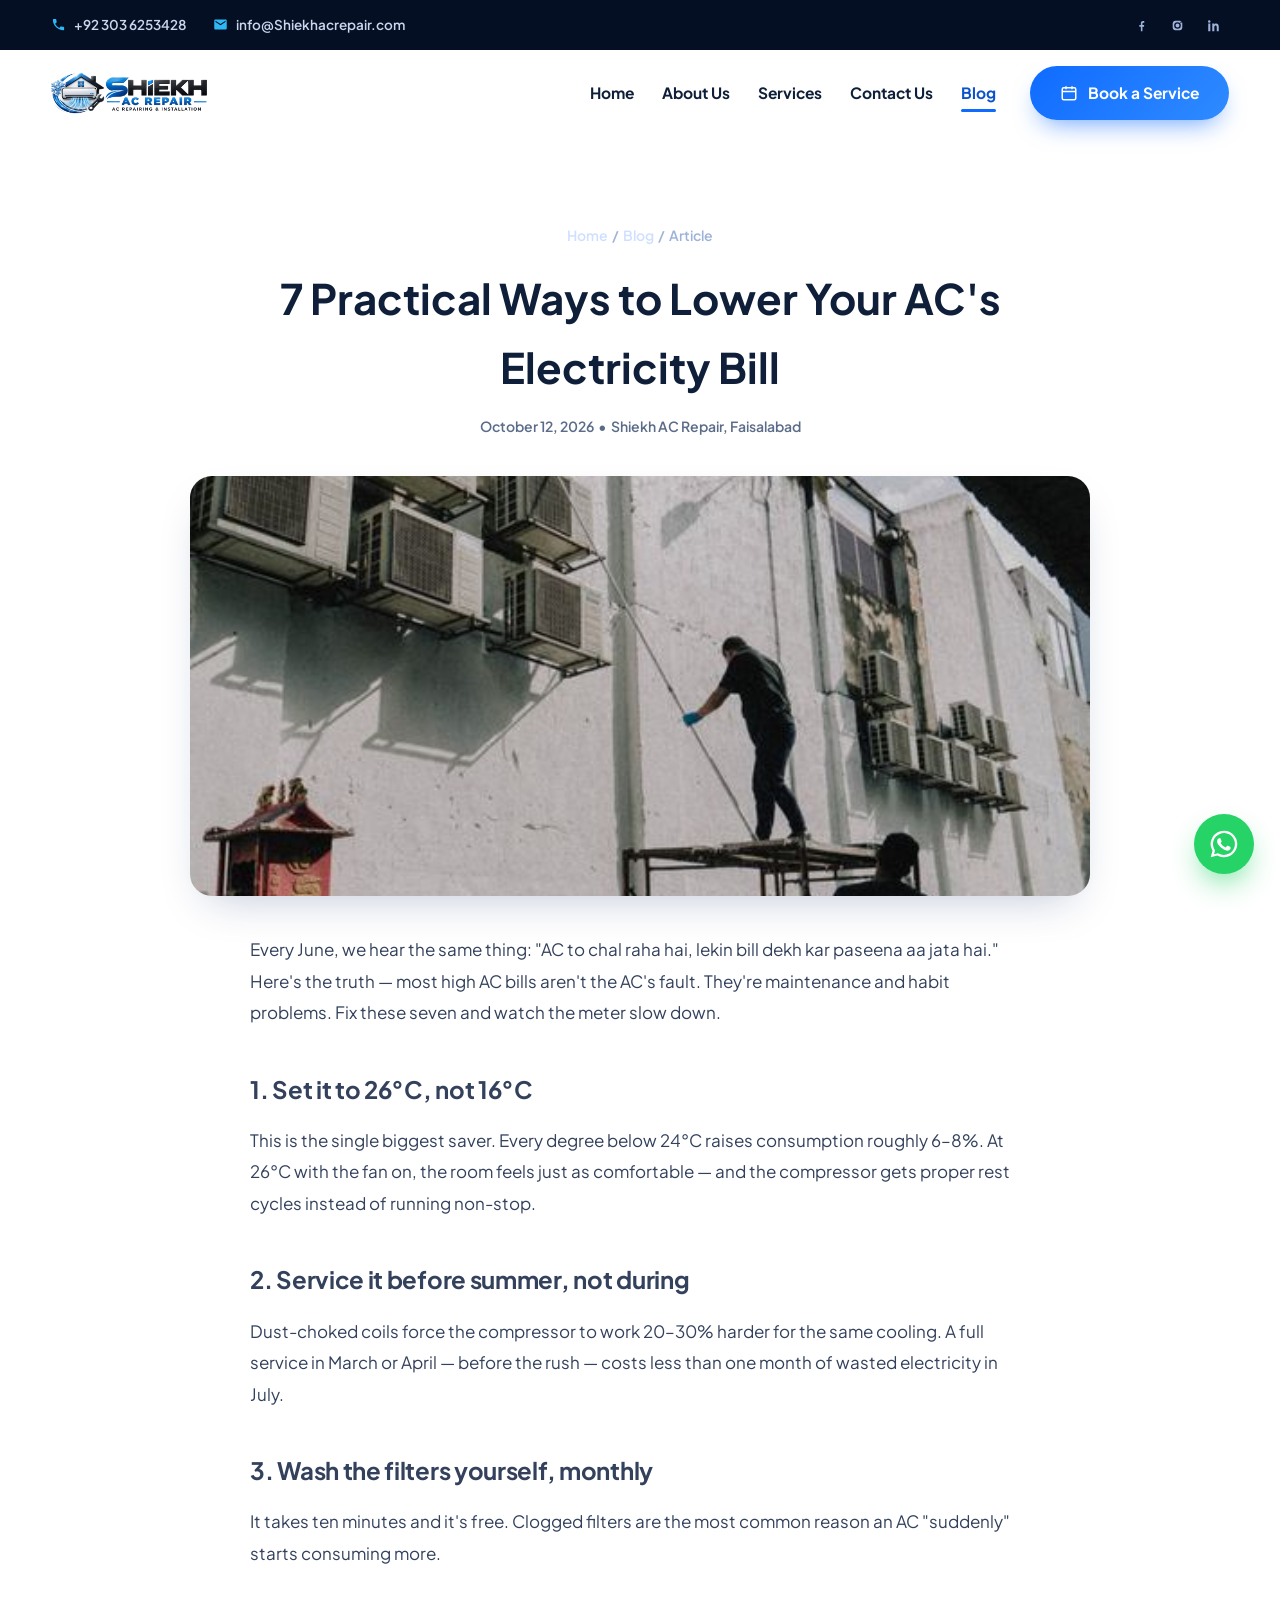
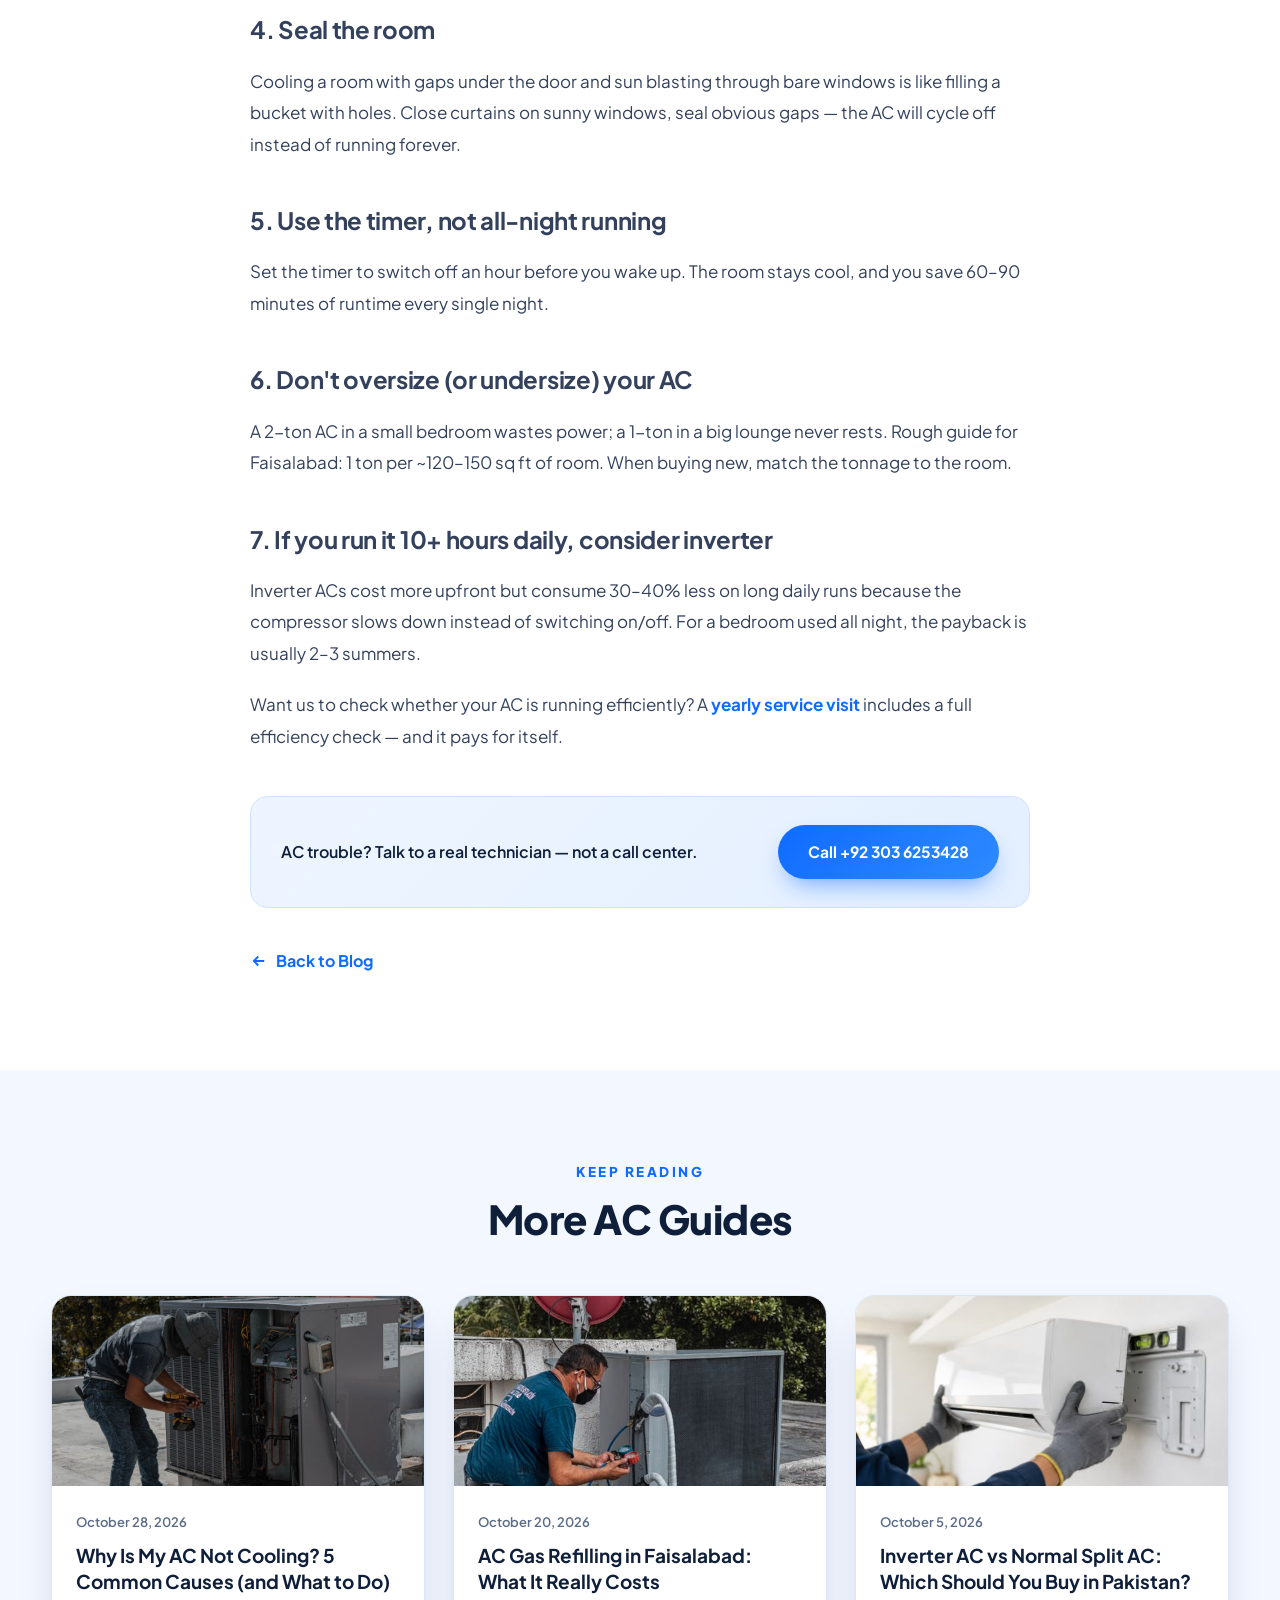
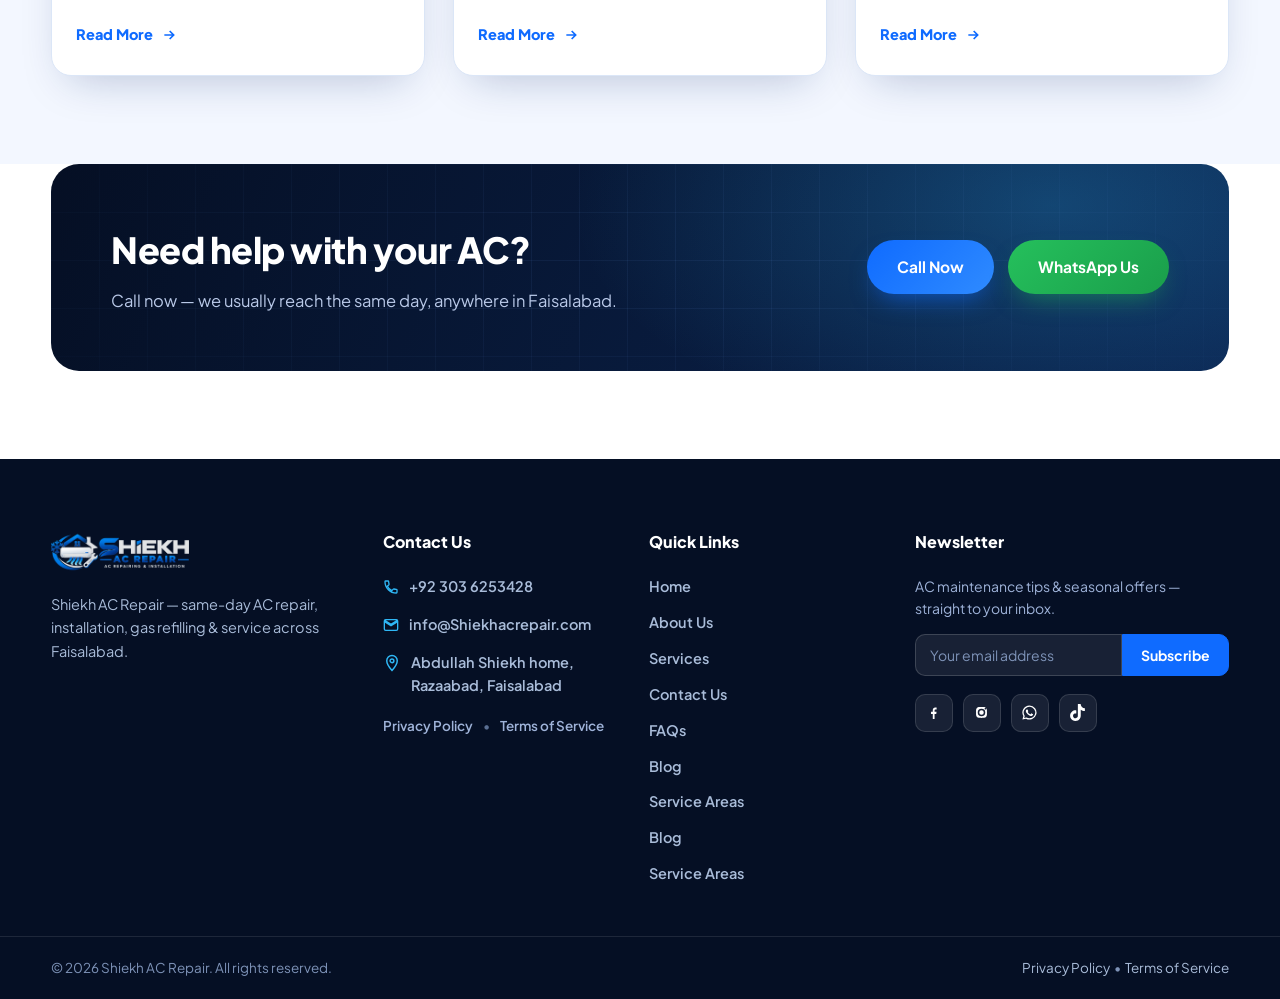
<file: blog/reduce-ac-electricity-bill.html>
<!DOCTYPE html>
<html lang="en">
<head>
  <meta charset="UTF-8">
  <meta name="viewport" content="width=device-width, initial-scale=1.0">
  <title>7 Practical Ways to Lower Your AC's Electricity Bill | Shiekh AC Repair</title>
  <meta name="description" content="AC bills hurting in Faisalabad's summer? 7 practical, no-nonsense ways to cut your air conditioner's electricity consumption without sweating through the night.">
  <meta property="og:title" content="7 Practical Ways to Lower Your AC's Electricity Bill">
  <meta property="og:description" content="AC bills hurting in Faisalabad's summer? 7 practical, no-nonsense ways to cut your air conditioner's electricity consumption without sweating through the night.">
  <meta property="og:type" content="website">
  <link rel="icon" type="image/png" href="../assets/logo/favicon.png">
  <link rel="preconnect" href="https://fonts.googleapis.com">
  <link rel="preconnect" href="https://fonts.gstatic.com" crossorigin>
  <link href="https://fonts.googleapis.com/css2?family=Plus+Jakarta+Sans:wght@400;500;600;700;800&display=swap" rel="stylesheet">
  <link rel="stylesheet" href="../assets/css/style.css">
<script type="application/ld+json">
{"@context":"https://schema.org","@type":"BlogPosting","headline":"7 Practical Ways to Lower Your AC's Electricity Bill","datePublished":"2026-10-01","author":{"@type":"Organization","name":"Shiekh AC Repair"},"publisher":{"@type":"Organization","name":"Shiekh AC Repair"}}
</script>
</head>
<body>

<!-- ======= Top bar ======= -->
<div class="topbar">
  <div class="container topbar-inner">
    <div class="topbar-contact">
      <a href="tel:+923036253428">
        <svg viewBox="0 0 24 24"><path d="M6.6 10.8c1.4 2.8 3.8 5.2 6.6 6.6l2.2-2.2c.3-.3.7-.4 1-.2 1.1.4 2.3.6 3.6.6.6 0 1 .4 1 1V20c0 .6-.4 1-1 1C10.6 21 3 13.4 3 4c0-.6.4-1 1-1h3.5c.6 0 1 .4 1 1 0 1.2.2 2.4.6 3.6.1.3 0 .7-.2 1l-2.3 2.2z"/></svg>
        +92 303 6253428
      </a>
      <a href="mailto:info@Shiekhacrepair.com">
        <svg viewBox="0 0 24 24"><path d="M20 4H4c-1.1 0-2 .9-2 2v12c0 1.1.9 2 2 2h16c1.1 0 2-.9 2-2V6c0-1.1-.9-2-2-2zm0 4l-8 5-8-5V6l8 5 8-5v2z"/></svg>
        info@Shiekhacrepair.com
      </a>
    </div>
    <div class="topbar-social">
      <a href="#" aria-label="Facebook"><svg viewBox="0 0 24 24"><path d="M13.5 21v-7h2.4l.4-3h-2.8V9.1c0-.9.3-1.5 1.6-1.5h1.3V4.9c-.3 0-1.1-.1-2-.1-2 0-3.4 1.2-3.4 3.5V11H8.5v3H11v7h2.5z"/></svg></a>
      <a href="#" aria-label="Instagram"><svg viewBox="0 0 24 24"><path d="M12 8.8A3.2 3.2 0 1 0 12 15.2 3.2 3.2 0 0 0 12 8.8zm0-2.1a5.3 5.3 0 1 1 0 10.6 5.3 5.3 0 0 1 0-10.6zm6.8-.1a1.2 1.2 0 1 1-2.4 0 1.2 1.2 0 0 1 2.4 0zM12 4.2c-2.5 0-2.8 0-3.8.1-1 .1-1.9.4-2.6 1.2-.7.7-1.1 1.6-1.2 2.6-.1 1-.1 1.3-.1 3.8s0 2.8.1 3.8c.1 1 .4 1.9 1.2 2.6.7.7 1.6 1.1 2.6 1.2 1 .1 1.3.1 3.8.1s2.8 0 3.8-.1c1-.1 1.9-.4 2.6-1.2.7-.7 1.1-1.6 1.2-2.6.1-1 .1-1.3.1-3.8s0-2.8-.1-3.8c-.1-1-.4-1.9-1.2-2.6-.7-.7-1.6-1.1-2.6-1.2-1-.1-1.3-.1-3.8-.1z"/></svg></a>
      <a href="#" aria-label="LinkedIn"><svg viewBox="0 0 24 24"><path d="M6.9 8.6H3.6V21h3.3V8.6zM5.2 3.5a2 2 0 1 0 0 4 2 2 0 0 0 0-4zM20.4 13.4c0-3.2-1.7-4.7-4-4.7-1.8 0-2.7 1-3.1 1.7V8.6h-3.3V21h3.3v-6.6c0-1.6.8-2.5 2-2.5s1.9.9 1.9 2.5V21h3.2v-7.6z"/></svg></a>
    </div>
  </div>
</div>

<!-- ======= Header ======= -->
<header class="site-header">
  <div class="container header-inner">
    <a class="brand" href="../index.html" aria-label="Shiekh AC Repair — home">
      <img src="../assets/logo/logo-header.png" alt="Shiekh AC Repair — AC Repairing & Installation">
    </a>
    <nav class="main-nav" id="mainNav" aria-label="Main navigation">
      <a class="nav-link" href="../index.html">Home</a>
      <a class="nav-link" href="../about.html">About Us</a>
      <a class="nav-link" href="../services.html">Services</a>
      <a class="nav-link" href="../contact.html">Contact Us</a>
      <a class="nav-link active" href="../blog.html">Blog</a>
      <a class="btn btn-primary nav-cta" href="../contact.html">
        <svg viewBox="0 0 24 24" fill="none" stroke="currentColor" stroke-width="2"><rect x="3" y="5" width="18" height="16" rx="2"/><path d="M8 3v4M16 3v4M3 10h18"/></svg>
        Book a Service
      </a>
    </nav>
    <button class="nav-toggle" id="navToggle" aria-label="Open menu"><span></span><span></span><span></span></button>
  </div>
</header>

<section class="section">
  <div class="container">
    <div class="post-hero reveal">
      <p class="breadcrumb"><a href="../index.html">Home</a> &nbsp;/&nbsp; <a href="../blog.html">Blog</a> &nbsp;/&nbsp; Article</p>
      <h1 style="font-size:clamp(28px,3.6vw,42px)">7 Practical Ways to Lower Your AC's Electricity Bill</h1>
      <p class="post-meta">October 12, 2026 &nbsp;•&nbsp; Shiekh AC Repair, Faisalabad</p>
    </div>
    <div class="post-featured reveal"><img src="../assets/img/service-clean.jpg" alt="AC deep cleaning service to reduce electricity bills in Faisalabad"></div>
    <article class="post-body reveal">

<p>Every June, we hear the same thing: "AC to chal raha hai, lekin bill dekh kar paseena aa jata hai." Here's the truth — most high AC bills aren't the AC's fault. They're maintenance and habit problems. Fix these seven and watch the meter slow down.</p>
<h2>1. Set it to 26°C, not 16°C</h2>
<p>This is the single biggest saver. Every degree below 24°C raises consumption roughly 6–8%. At 26°C with the fan on, the room feels just as comfortable — and the compressor gets proper rest cycles instead of running non-stop.</p>
<h2>2. Service it before summer, not during</h2>
<p>Dust-choked coils force the compressor to work 20–30% harder for the same cooling. A full service in March or April — before the rush — costs less than one month of wasted electricity in July.</p>
<h2>3. Wash the filters yourself, monthly</h2>
<p>It takes ten minutes and it's free. Clogged filters are the most common reason an AC "suddenly" starts consuming more.</p>
<h2>4. Seal the room</h2>
<p>Cooling a room with gaps under the door and sun blasting through bare windows is like filling a bucket with holes. Close curtains on sunny windows, seal obvious gaps — the AC will cycle off instead of running forever.</p>
<h2>5. Use the timer, not all-night running</h2>
<p>Set the timer to switch off an hour before you wake up. The room stays cool, and you save 60–90 minutes of runtime every single night.</p>
<h2>6. Don't oversize (or undersize) your AC</h2>
<p>A 2-ton AC in a small bedroom wastes power; a 1-ton in a big lounge never rests. Rough guide for Faisalabad: 1 ton per ~120–150 sq ft of room. When buying new, match the tonnage to the room.</p>
<h2>7. If you run it 10+ hours daily, consider inverter</h2>
<p>Inverter ACs cost more upfront but consume 30–40% less on long daily runs because the compressor slows down instead of switching on/off. For a bedroom used all night, the payback is usually 2–3 summers.</p>
<p>Want us to check whether your AC is running efficiently? A <a href="../contact.html" style="color:var(--blue);font-weight:700">yearly service visit</a> includes a full efficiency check — and it pays for itself.</p>
    </article>
    <div class="post-cta reveal">
      <p>AC trouble? Talk to a real technician — not a call center.</p>
      <a class="btn btn-primary" href="tel:+923036253428">Call +92 303 6253428</a>
    </div>
    <div style="max-width:780px;margin:40px auto 0"><a class="back-link" href="../blog.html"><svg width="18" height="18" viewBox="0 0 24 24" fill="none" stroke="currentColor" stroke-width="2.5"><path d="M19 12H5M11 18l-6-6 6-6"/></svg> Back to Blog</a></div>
  </div>
</section>
<section class="section section-ice">
  <div class="container">
    <div class="section-head reveal"><span class="eyebrow">Keep Reading</span><h2>More AC Guides</h2></div>
    <div class="blog-grid">
      <article class="blog-card reveal">
        <div class="card-media"><img src="../assets/img/service-repair.jpg" alt="Technician diagnosing a split AC that is not cooling in Faisalabad"></div>
        <div class="card-body">
          <div class="blog-date">October 28, 2026</div>
          <h3><a href="ac-not-cooling-causes.html">Why Is My AC Not Cooling? 5 Common Causes (and What to Do)</a></h3>
          <a class="card-link" href="ac-not-cooling-causes.html">Read More <svg viewBox="0 0 24 24"><path d="M5 12h14M13 6l6 6-6 6"/></svg></a>
        </div>
      </article>
      <article class="blog-card reveal">
        <div class="card-media"><img src="../assets/img/service-gas.jpg" alt="AC gas refilling with manifold gauges in Faisalabad"></div>
        <div class="card-body">
          <div class="blog-date">October 20, 2026</div>
          <h3><a href="ac-gas-refilling-cost-faisalabad.html">AC Gas Refilling in Faisalabad: What It Really Costs</a></h3>
          <a class="card-link" href="ac-gas-refilling-cost-faisalabad.html">Read More <svg viewBox="0 0 24 24"><path d="M5 12h14M13 6l6 6-6 6"/></svg></a>
        </div>
      </article>
      <article class="blog-card reveal">
        <div class="card-media"><img src="../assets/img/service-install.jpg" alt="Inverter AC installation in Faisalabad"></div>
        <div class="card-body">
          <div class="blog-date">October 5, 2026</div>
          <h3><a href="inverter-vs-split-ac-pakistan.html">Inverter AC vs Normal Split AC: Which Should You Buy in Pakistan?</a></h3>
          <a class="card-link" href="inverter-vs-split-ac-pakistan.html">Read More <svg viewBox="0 0 24 24"><path d="M5 12h14M13 6l6 6-6 6"/></svg></a>
        </div>
      </article>
    </div>
  </div>
</section>
<!-- ======= CTA ======= -->
<section class="section" style="padding-top:0">
  <div class="container">
    <div class="cta-band reveal">
      <div class="cta-inner">
        <div>
          <h2>Need help with your AC?</h2>
          <p>Call now — we usually reach the same day, anywhere in Faisalabad.</p>
        </div>
        <div class="cta-actions">
          <a class="btn btn-primary" href="tel:+923036253428">Call Now</a>
          <a class="btn btn-green" href="https://wa.me/923036253428?text=Hello%20Shiekh%20AC%20Repair%2C%20I%20need%20AC%20service." target="_blank" rel="noopener">WhatsApp Us</a>
        </div>
      </div>
    </div>
  </div>
</section>
<!-- ======= Footer ======= -->
<footer class="site-footer">
  <div class="container footer-grid">
    <div class="footer-brand">
      <img src="../assets/logo/logo-footer.png" alt="Shiekh AC Repair">
      <p>Shiekh AC Repair — same-day AC repair, installation, gas refilling &amp; service across Faisalabad.</p>
    </div>
    <div>
      <h4>Contact Us</h4>
      <div class="footer-contact">
        <a href="tel:+923036253428"><svg viewBox="0 0 24 24"><path d="M6.6 10.8c1.4 2.8 3.8 5.2 6.6 6.6l2.2-2.2c.3-.3.7-.4 1-.2 1.1.4 2.3.6 3.6.6.6 0 1 .4 1 1V20c0 .6-.4 1-1 1C10.6 21 3 13.4 3 4c0-.6.4-1 1-1h3.5c.6 0 1 .4 1 1 0 1.2.2 2.4.6 3.6.1.3 0 .7-.2 1l-2.3 2.2z"/></svg>+92 303 6253428</a>
        <a href="mailto:info@Shiekhacrepair.com"><svg viewBox="0 0 24 24"><path d="M20 4H4c-1.1 0-2 .9-2 2v12c0 1.1.9 2 2 2h16c1.1 0 2-.9 2-2V6c0-1.1-.9-2-2-2zm0 4l-8 5-8-5V6l8 5 8-5v2z"/></svg>info@Shiekhacrepair.com</a>
        <span class="footer-addr-line"><svg viewBox="0 0 24 24"><path d="M12 2C8.1 2 5 5.1 5 9c0 5.2 7 13 7 13s7-7.8 7-13c0-3.9-3.1-7-7-7zm0 9.5A2.5 2.5 0 1 1 12 6.5a2.5 2.5 0 0 1 0 5z"/></svg><span>Abdullah Shiekh home,<br>Razaabad, Faisalabad</span></span>
        <span class="footer-legal"><a href="../privacy.html">Privacy Policy</a><span class="dot">•</span><a href="../terms.html">Terms of Service</a></span>
      </div>
    </div>
    <div>
      <h4>Quick Links</h4>
      <div class="footer-links">
        <a href="../index.html">Home</a>
        <a href="../about.html">About Us</a>
        <a href="../services.html">Services</a>
        <a href="../contact.html">Contact Us</a>
        <a href="../faqs.html">FAQs</a>
        <a href="../blog.html">Blog</a>
        <a href="../service-areas.html">Service Areas</a>
        <a href="../blog.html">Blog</a>
        <a href="../service-areas.html">Service Areas</a>
      </div>
    </div>
    <div>
      <h4>Newsletter</h4>
      <p class="footer-news-text">AC maintenance tips &amp; seasonal offers — straight to your inbox.</p>
      <form class="footer-news-form" action="https://formsubmit.co/info@Shiekhacrepair.com" method="POST">
        <input type="hidden" name="_subject" value="New newsletter signup — Shiekh AC Repair">
        <input type="hidden" name="_captcha" value="false">
        <input type="email" name="email" placeholder="Your email address" required aria-label="Email address">
        <button type="submit">Subscribe</button>
      </form>
      <div class="footer-social">
        <a href="https://facebook.com/abdullahsheikh1" target="_blank" rel="noopener" aria-label="Facebook"><svg viewBox="0 0 24 24"><path d="M13.5 21v-7h2.4l.4-3h-2.8V9.1c0-.9.3-1.5 1.6-1.5h1.3V4.9c-.3 0-1.1-.1-2-.1-2 0-3.4 1.2-3.4 3.5V11H8.5v3H11v7h2.5z"/></svg></a>
        <a href="https://www.instagram.com/ab_shiekh_/" target="_blank" rel="noopener" aria-label="Instagram"><svg viewBox="0 0 24 24"><path d="M12 8.8A3.2 3.2 0 1 0 12 15.2 3.2 3.2 0 0 0 12 8.8zm0-2.1a5.3 5.3 0 1 1 0 10.6 5.3 5.3 0 0 1 0-10.6zm6.8-.1a1.2 1.2 0 1 1-2.4 0 1.2 1.2 0 0 1 2.4 0zM12 4.2c-2.5 0-2.8 0-3.8.1-1 .1-1.9.4-2.6 1.2-.7.7-1.1 1.6-1.2 2.6-.1 1-.1 1.3-.1 3.8s0 2.8.1 3.8c.1 1 .4 1.9 1.2 2.6.7.7 1.6 1.1 2.6 1.2 1 .1 1.3.1 3.8.1s2.8 0 3.8-.1c1-.1 1.9-.4 2.6-1.2.7-.7 1.1-1.6 1.2-2.6.1-1 .1-1.3.1-3.8s0-2.8-.1-3.8c-.1-1-.4-1.9-1.2-2.6-.7-.7-1.6-1.1-2.6-1.2-1-.1-1.3-.1-3.8-.1z"/></svg></a>
        <a href="https://wa.me/923036253428" target="_blank" rel="noopener" aria-label="WhatsApp"><svg viewBox="0 0 24 24"><path d="M12 2a10 10 0 0 0-8.6 15.1L2 22l5-1.3A10 10 0 1 0 12 2zm0 18.2a8.2 8.2 0 0 1-4.2-1.1l-.3-.2-3 .8.8-2.9-.2-.3A8.2 8.2 0 1 1 12 20.2zm4.6-6.1c-.3-.1-1.5-.7-1.7-.8-.2-.1-.4-.1-.6.1-.2.3-.6.8-.8 1-.1.2-.3.2-.5.1a6.7 6.7 0 0 1-3.3-2.9c-.3-.4 0-.5.1-.7l.4-.5c.1-.2.1-.3 0-.5l-.8-1.9c-.2-.5-.4-.4-.6-.4h-.5c-.2 0-.5.2-.7.5-.9.9-1.1 2.2-.2 3.9a11.6 11.6 0 0 0 4.5 4.2c1.7.8 2.4.9 3.2.7.5-.1 1.5-.6 1.7-1.2.2-.6.2-1.1.1-1.2 0-.1-.2-.2-.5-.3z"/></svg></a>
        <a href="https://www.tiktok.com/@ab_shiekh" target="_blank" rel="noopener" aria-label="TikTok"><svg viewBox="0 0 24 24"><path d="M12.525.02c1.31-.02 2.61-.01 3.91-.02.08 1.53.63 3.09 1.75 4.17 1.12 1.11 2.7 1.62 4.24 1.79v4.03c-1.44-.05-2.89-.35-4.2-.97-.57-.26-1.1-.59-1.62-.93-.01 2.92.01 5.84-.02 8.75-.08 1.4-.54 2.79-1.35 3.94-1.31 1.92-3.58 3.17-5.91 3.21-1.43.08-2.86-.31-4.08-1.03-2.02-1.19-3.44-3.37-3.65-5.71-.02-.5-.03-1-.01-1.49.18-1.9 1.12-3.72 2.58-4.96 1.66-1.44 3.98-2.13 6.15-1.72.02 1.48-.04 2.96-.04 4.44-.99-.32-2.15-.23-3.02.37-.63.41-1.11 1.04-1.36 1.75-.21.51-.15 1.07-.14 1.61.24 1.64 1.82 3.02 3.5 2.87 1.12-.01 2.19-.66 2.77-1.61.19-.33.4-.67.41-1.06.1-1.79.06-3.57.07-5.36.01-4.03-.01-8.05.02-12.07z"/></svg></a>
      </div>
    </div>
  </div>
  <div class="footer-bottom">
    <div class="container">
      <span>© <span id="year">2026</span> Shiekh AC Repair. All rights reserved.</span>
      <span><a href="../privacy.html">Privacy Policy</a> &nbsp;•&nbsp; <a href="../terms.html">Terms of Service</a></span>
    </div>
  </div>
  <a class="whatsapp-float" href="https://wa.me/923036253428?text=Hello%20Shiekh%20AC%20Repair%2C%20I%20need%20AC%20service." target="_blank" rel="noopener" aria-label="Chat on WhatsApp">
    <svg viewBox="0 0 24 24"><path d="M12 2a10 10 0 0 0-8.6 15.1L2 22l5-1.3A10 10 0 1 0 12 2zm0 18.2a8.2 8.2 0 0 1-4.2-1.1l-.3-.2-3 .8.8-2.9-.2-.3A8.2 8.2 0 1 1 12 20.2zm4.6-6.1c-.3-.1-1.5-.7-1.7-.8-.2-.1-.4-.1-.6.1-.2.3-.6.8-.8 1-.1.2-.3.2-.5.1a6.7 6.7 0 0 1-3.3-2.9c-.3-.4 0-.5.1-.7l.4-.5c.1-.2.1-.3 0-.5l-.8-1.9c-.2-.5-.4-.4-.6-.4h-.5c-.2 0-.5.2-.7.5-.9.9-1.1 2.2-.2 3.9a11.6 11.6 0 0 0 4.5 4.2c1.7.8 2.4.9 3.2.7.5-.1 1.5-.6 1.7-1.2.2-.6.2-1.1.1-1.2 0-.1-.2-.2-.5-.3z"/></svg>
  </a>
</footer>


<script src="../assets/js/main.js"></script>
</body>
</html>
</file>
<file: assets/css/style.css>
/* ============================================================
   Shiekh AC Repair — main stylesheet
   Theme: deep navy + bright blue, professional HVAC look
   ============================================================ */
:root{
  --navy-950:#050f24;
  --navy-900:#071a3a;
  --navy-800:#0b2450;
  --navy-700:#123063;
  --blue:#0f6bff;
  --blue-dark:#0a53c9;
  --blue-darker:#08409c;
  --cyan:#2fb7f5;
  --ice:#e4efff;
  --ice-2:#f3f7ff;
  --text:#0f1f3a;
  --muted:#5b6c89;
  --line:#dbe6f7;
  --green:#1fae53;
  --green-dark:#178a41;
  --white:#ffffff;
  --radius:18px;
  --radius-sm:12px;
  --shadow:0 18px 45px -18px rgba(10,40,100,.28);
  --shadow-sm:0 10px 28px -12px rgba(10,40,100,.18);
  --font:'Plus Jakarta Sans',-apple-system,BlinkMacSystemFont,'Segoe UI',Roboto,Arial,sans-serif;
}
*{margin:0;padding:0;box-sizing:border-box}
html{scroll-behavior:smooth}
body{
  font-family:var(--font);
  color:var(--text);
  background:var(--white);
  line-height:1.65;
  font-size:16px;
  -webkit-font-smoothing:antialiased;
}
img{max-width:100%;display:block}
a{text-decoration:none;color:inherit}
ul{list-style:none}
.container{width:min(1180px,92%);margin:0 auto}
section{position:relative}

/* ---------- Buttons ---------- */
.btn{
  display:inline-flex;align-items:center;justify-content:center;gap:10px;
  font-weight:700;font-size:15.5px;
  padding:14px 30px;border-radius:999px;border:0;cursor:pointer;
  transition:transform .18s ease,box-shadow .18s ease,background .18s ease;
  white-space:nowrap;
}
.btn svg{width:18px;height:18px;flex:none}
.btn-primary{
  background:linear-gradient(135deg,var(--blue),#2f8bff);
  color:#fff;box-shadow:0 12px 26px -10px rgba(15,107,255,.65);
}
.btn-primary:hover{transform:translateY(-2px);box-shadow:0 16px 32px -10px rgba(15,107,255,.7)}
.btn-outline{
  background:transparent;color:#fff;
  border:2px solid rgba(255,255,255,.55);
}
.btn-outline:hover{border-color:#fff;background:rgba(255,255,255,.08)}
.btn-green{
  background:linear-gradient(135deg,#25c05c,#1a9e4b);color:#fff;
  box-shadow:0 12px 26px -10px rgba(31,174,83,.6);
}
.btn-green:hover{transform:translateY(-2px)}
.btn-block{width:100%}
.btn-dark{
  background:var(--navy-900);color:#fff;
  box-shadow:0 12px 26px -12px rgba(7,26,58,.7);
}
.btn-dark:hover{background:var(--navy-800);transform:translateY(-2px)}

/* ---------- Section headings ---------- */
.section{padding:88px 0}
.section-ice{background:var(--ice-2)}
.eyebrow{
  display:inline-block;color:var(--blue);font-weight:800;font-size:13.5px;
  letter-spacing:2.5px;text-transform:uppercase;margin-bottom:12px;
}
.section-head{max-width:680px;margin:0 auto 52px;text-align:center}
.section-head h2{font-size:clamp(28px,3.4vw,40px);font-weight:800;line-height:1.2;letter-spacing:-.5px}
.section-head p{color:var(--muted);margin-top:12px;font-size:17px}
.pill{
  display:inline-block;background:#dbeaff;color:var(--blue-dark);
  font-weight:800;font-size:12.5px;letter-spacing:2px;text-transform:uppercase;
  padding:8px 20px;border-radius:999px;margin-bottom:14px;
}

/* ---------- Top bar ---------- */
.topbar{background:var(--navy-950);color:#c9d6ee;font-size:13.5px}
.topbar-inner{display:flex;justify-content:space-between;align-items:center;padding:10px 0;gap:16px}
.topbar-contact{display:flex;gap:26px;flex-wrap:wrap}
.topbar-contact a{display:inline-flex;align-items:center;gap:8px;font-weight:600}
.topbar-contact a:hover{color:#fff}
.topbar-contact svg{width:15px;height:15px;fill:var(--cyan)}
.topbar-social{display:flex;gap:6px}
.topbar-social a{
  width:30px;height:30px;display:inline-flex;align-items:center;justify-content:center;
  border-radius:8px;color:#9fb3d9;transition:.18s;
}
.topbar-social a:hover{background:rgba(255,255,255,.1);color:#fff}
.topbar-social svg{width:15px;height:15px;fill:currentColor}

/* ---------- Header / nav ---------- */
.site-header{
  background:#fff;position:sticky;top:0;z-index:100;
  transition:box-shadow .25s ease;
}
.site-header.scrolled{box-shadow:0 8px 30px -12px rgba(7,26,58,.25)}
.header-inner{display:flex;align-items:center;justify-content:space-between;gap:20px;padding:16px 0}
.brand img{height:52px;width:auto}
.main-nav{display:flex;align-items:center;gap:28px}
.main-nav a.nav-link{
  font-weight:700;font-size:15.5px;color:var(--text);position:relative;padding:6px 0;
  white-space:nowrap;
}
.main-nav a.nav-link::after{
  content:"";position:absolute;left:0;bottom:0;height:3px;width:0;border-radius:3px;
  background:var(--blue);transition:width .22s ease;
}
.main-nav a.nav-link:hover::after,.main-nav a.nav-link.active::after{width:100%}
.main-nav a.nav-link.active{color:var(--blue-dark)}
.nav-cta{margin-left:6px}
.nav-toggle{display:none;background:none;border:0;cursor:pointer;flex-direction:column;gap:5px;padding:8px}
.nav-toggle span{width:26px;height:3px;border-radius:3px;background:var(--navy-900);transition:.2s}

/* ---------- Home hero ---------- */
.hero{
  background:
    radial-gradient(900px 480px at 88% 18%,rgba(47,183,245,.22),transparent 60%),
    radial-gradient(700px 500px at 8% 90%,rgba(15,107,255,.20),transparent 60%),
    linear-gradient(120deg,var(--navy-950) 0%,var(--navy-900) 55%,#0d2a5e 100%);
  color:#fff;overflow:hidden;
}
.hero::before{
  content:"";position:absolute;inset:0;opacity:.5;pointer-events:none;
  background-image:
    linear-gradient(rgba(120,170,255,.06) 1px,transparent 1px),
    linear-gradient(90deg,rgba(120,170,255,.06) 1px,transparent 1px);
  background-size:56px 56px;
  mask-image:radial-gradient(80% 90% at 50% 40%,#000 30%,transparent 100%);
}
.hero-inner{
  display:grid;grid-template-columns:1.05fr .95fr;gap:56px;align-items:center;
  padding:96px 0 90px;position:relative;
}
.hero h1{
  font-size:clamp(40px,5.2vw,66px);font-weight:800;line-height:1.08;letter-spacing:-1.5px;
}
.hero h1 .accent{
  background:linear-gradient(90deg,#6db4ff,#2fd4f5);
  -webkit-background-clip:text;background-clip:text;color:transparent;
}
.hero p.lead{color:#b9c9e8;font-size:17.5px;margin:22px 0 34px;max-width:520px}
.hero-actions{display:flex;gap:16px;flex-wrap:wrap}
.hero-media{position:relative}
.hero-media img{
  border-radius:26px;box-shadow:0 40px 90px -30px rgba(0,10,40,.8);
  border:1px solid rgba(140,190,255,.25);width:100%;height:420px;object-fit:cover;
}
.hero-badge{
  position:absolute;left:-26px;bottom:34px;background:#fff;color:var(--text);
  border-radius:16px;padding:14px 20px;box-shadow:var(--shadow);
  display:flex;align-items:center;gap:14px;
}
.hero-badge .num{
  width:52px;height:52px;border-radius:14px;flex:none;
  background:linear-gradient(135deg,var(--blue),var(--cyan));color:#fff;
  display:flex;align-items:center;justify-content:center;font-weight:800;font-size:20px;
}
.hero-badge strong{display:block;font-size:15px;line-height:1.3}
.hero-badge span{font-size:12.5px;color:var(--muted)}

/* ---------- Trust strip ---------- */
.trust-strip{background:var(--ice);border-top:1px solid #cfe0fb;border-bottom:1px solid #cfe0fb}
.trust-inner{
  display:flex;justify-content:center;align-items:center;gap:14px;flex-wrap:wrap;
  padding:18px 0;font-weight:700;font-size:15px;color:var(--navy-800);
}
.trust-inner .tick{
  width:22px;height:22px;border-radius:50%;background:var(--blue);color:#fff;
  display:inline-flex;align-items:center;justify-content:center;flex:none;
}
.trust-inner .tick svg{width:12px;height:12px;fill:none;stroke:#fff;stroke-width:3}
.trust-dot{color:#9db4d8;font-weight:400}

/* ---------- About teaser ---------- */
.about-grid{display:grid;grid-template-columns:1fr 1fr;gap:64px;align-items:center}
.about-media{position:relative}
.about-media img{border-radius:var(--radius);box-shadow:var(--shadow);height:440px;width:100%;object-fit:cover}
.exp-badge{
  position:absolute;right:-24px;top:-24px;width:128px;height:128px;border-radius:50%;
  background:#fff;border:6px solid var(--ice);
  display:flex;flex-direction:column;align-items:center;justify-content:center;
  box-shadow:var(--shadow-sm);text-align:center;
}
.exp-badge strong{font-size:30px;font-weight:800;color:var(--blue);line-height:1}
.exp-badge span{font-size:11.5px;font-weight:700;color:var(--muted);line-height:1.35;margin-top:4px}
.about-copy h2{font-size:clamp(28px,3.2vw,38px);font-weight:800;letter-spacing:-.5px;line-height:1.25;margin-bottom:18px}
.about-copy p{color:var(--muted);margin-bottom:16px}
.about-copy .btn{margin-top:14px}

/* ---------- Stats band ---------- */
.stats-band{background:linear-gradient(100deg,#0f6bff 0%,#1f8dff 55%,#0f6bff 100%)}
.stats-grid{
  display:grid;grid-template-columns:repeat(4,1fr);gap:20px;
  padding:54px 0;color:#fff;text-align:center;
}
.stat{padding:10px 18px;position:relative}
.stat + .stat::before{
  content:"";position:absolute;left:0;top:15%;height:70%;width:1px;background:rgba(255,255,255,.35);
}
.stat .stat-num{font-size:clamp(34px,3.6vw,46px);font-weight:800;letter-spacing:-1px;line-height:1.1}
.stat .stat-label{font-weight:700;font-size:15.5px;margin-top:4px}
.stat .stat-note{font-size:12px;opacity:.75;font-style:italic}

/* ---------- Service cards ---------- */
.cards-4{display:grid;grid-template-columns:repeat(4,1fr);gap:26px}
.card{
  background:#fff;border:1px solid var(--line);border-radius:var(--radius);
  overflow:hidden;box-shadow:var(--shadow-sm);
  transition:transform .22s ease,box-shadow .22s ease;
  display:flex;flex-direction:column;
}
.card:hover{transform:translateY(-8px);box-shadow:var(--shadow)}
.card-media{height:190px;overflow:hidden}
.card-media img{width:100%;height:100%;object-fit:cover;transition:transform .4s ease}
.card:hover .card-media img{transform:scale(1.06)}
.card-body{padding:26px 24px 28px;display:flex;flex-direction:column;flex:1}
.card-icon{
  width:46px;height:46px;border-radius:13px;flex:none;
  background:linear-gradient(135deg,#dbeaff,#f0f6ff);color:var(--blue);
  display:inline-flex;align-items:center;justify-content:center;margin-bottom:14px;
}
.card-icon svg{width:22px;height:22px;fill:none;stroke:currentColor;stroke-width:2}
.card h3{font-size:19px;font-weight:800;margin-bottom:10px}
.card p{color:var(--muted);font-size:14.5px;flex:1}
.card-link{
  display:inline-flex;align-items:center;gap:8px;color:var(--blue);font-weight:800;
  font-size:14.5px;margin-top:18px;
}
.card-link:hover{gap:12px}
.card-link svg{width:16px;height:16px;fill:none;stroke:currentColor;stroke-width:2.5;transition:.2s}

/* ---------- How it works ---------- */
.steps{display:grid;grid-template-columns:repeat(3,1fr);gap:30px;margin-top:10px}
.step{
  background:#fff;border:1px solid var(--line);border-radius:var(--radius);
  padding:38px 30px;text-align:center;box-shadow:var(--shadow-sm);position:relative;
}
.step-num{
  width:64px;height:64px;border-radius:50%;margin:0 auto 20px;
  background:linear-gradient(135deg,var(--blue),var(--cyan));color:#fff;
  display:flex;align-items:center;justify-content:center;
  font-size:22px;font-weight:800;box-shadow:0 12px 24px -8px rgba(15,107,255,.55);
}
.step h3{font-size:19px;font-weight:800;margin-bottom:10px}
.step p{color:var(--muted);font-size:14.5px}
.step-arrow{
  position:absolute;right:-24px;top:44%;color:#b9cdf0;z-index:2;
}
.step-arrow svg{width:30px;height:30px;fill:none;stroke:currentColor;stroke-width:2.5}
.steps .step:last-child .step-arrow{display:none}

/* ---------- Testimonials ---------- */
.testi-grid{display:grid;grid-template-columns:repeat(3,1fr);gap:26px}
.testi{
  background:#fff;border:1px solid var(--line);border-radius:var(--radius);
  padding:30px 28px;box-shadow:var(--shadow-sm);
}
.testi .stars{color:#f5a623;letter-spacing:3px;font-size:17px;margin-bottom:14px}
.testi p{color:#3c4c68;font-size:14.5px;margin-bottom:20px}
.testi-who{display:flex;align-items:center;gap:14px}
.testi-avatar{
  width:48px;height:48px;border-radius:50%;flex:none;
  background:linear-gradient(135deg,var(--blue),var(--navy-700));color:#fff;
  display:flex;align-items:center;justify-content:center;font-weight:800;font-size:15px;
}
.testi-who strong{display:block;font-size:15px}
.testi-who span{font-size:13px;color:var(--muted)}

/* ---------- CTA band ---------- */
.cta-band{
  position:relative;
  background:
    radial-gradient(800px 400px at 85% 20%,rgba(47,183,245,.25),transparent 60%),
    linear-gradient(115deg,var(--navy-950),var(--navy-800));
  color:#fff;border-radius:28px;margin:0 auto;overflow:hidden;
}
.cta-band::before{
  content:"";position:absolute;inset:0;
  background-image:
    linear-gradient(rgba(120,170,255,.07) 1px,transparent 1px),
    linear-gradient(90deg,rgba(120,170,255,.07) 1px,transparent 1px);
  background-size:48px 48px;
  mask-image:radial-gradient(75% 100% at 50% 50%,#000 20%,transparent 100%);
}
.cta-inner{
  position:relative;display:flex;align-items:center;justify-content:space-between;
  gap:32px;padding:56px 60px;flex-wrap:wrap;
}
.cta-inner h2{font-size:clamp(26px,3vw,36px);font-weight:800;letter-spacing:-.5px}
.cta-inner p{color:#b9c9e8;margin-top:8px;font-size:16.5px}
.cta-actions{display:flex;gap:14px;flex-wrap:wrap}

/* ---------- Inner page hero ---------- */
.page-hero{
  background:
    radial-gradient(700px 380px at 80% 10%,rgba(47,183,245,.22),transparent 60%),
    radial-gradient(600px 400px at 10% 90%,rgba(15,107,255,.18),transparent 60%),
    linear-gradient(120deg,var(--navy-950),var(--navy-900) 60%,#0d2a5e);
  color:#fff;text-align:center;overflow:hidden;
}
.page-hero::before{
  content:"";position:absolute;inset:0;
  background-image:
    linear-gradient(rgba(120,170,255,.06) 1px,transparent 1px),
    linear-gradient(90deg,rgba(120,170,255,.06) 1px,transparent 1px);
  background-size:56px 56px;
  mask-image:radial-gradient(80% 90% at 50% 40%,#000 30%,transparent 100%);
}
.page-hero-inner{position:relative;padding:84px 0 78px}
.breadcrumb{color:#9db4d8;font-size:14px;font-weight:600;margin-bottom:16px}
.breadcrumb a{color:#cfe0ff}
.breadcrumb a:hover{color:#fff}
.page-hero h1{font-size:clamp(38px,4.6vw,56px);font-weight:800;letter-spacing:-1px}
.page-hero-sub{color:#a9c2ec;font-size:18px;margin-top:12px;font-weight:600}

/* ---------- Story / mission / why ---------- */
.story-grid{display:grid;grid-template-columns:1fr 1fr;gap:64px;align-items:center}
.story-media img{border-radius:var(--radius);box-shadow:var(--shadow);height:420px;width:100%;object-fit:cover}
.story-copy h3{font-size:clamp(26px,2.8vw,34px);font-weight:800;letter-spacing:-.5px;margin-bottom:18px}
.story-copy p{color:var(--muted);margin-bottom:16px}
.mv-grid{display:grid;grid-template-columns:1fr 1fr;gap:26px;margin-top:10px}
.mv-card{background:var(--ice);border:1px solid #cfe0fb;border-radius:var(--radius);padding:36px 32px}
.mv-card .mv-head{display:flex;align-items:center;gap:16px;margin-bottom:14px}
.mv-icon{
  width:52px;height:52px;border-radius:50%;flex:none;
  background:linear-gradient(135deg,var(--blue),var(--cyan));color:#fff;
  display:flex;align-items:center;justify-content:center;
}
.mv-icon svg{width:24px;height:24px;fill:none;stroke:#fff;stroke-width:2}
.mv-card h3{font-size:22px;font-weight:800}
.mv-card p{color:#3c4c68;font-size:15px}
.why-grid{display:grid;grid-template-columns:.9fr 1.1fr;gap:64px;align-items:center}
.why-media img{border-radius:var(--radius);box-shadow:var(--shadow);height:460px;width:100%;object-fit:cover}
.why-list{display:flex;flex-direction:column;gap:26px;margin-top:28px}
.why-item{display:flex;gap:18px;align-items:flex-start}
.why-item .tick{
  width:46px;height:46px;border-radius:50%;flex:none;
  background:linear-gradient(135deg,var(--blue),var(--cyan));color:#fff;
  display:flex;align-items:center;justify-content:center;
}
.why-item .tick svg{width:20px;height:20px;fill:none;stroke:#fff;stroke-width:2.4}
.why-item h4{font-size:18px;font-weight:800}
.why-item p{color:var(--muted);font-size:14.5px}
.why-2col{display:grid;grid-template-columns:1fr 1fr;gap:26px;margin-top:28px}

/* ---------- Dark info band ---------- */
.dark-band{
  background:
    radial-gradient(700px 380px at 85% 15%,rgba(47,183,245,.2),transparent 60%),
    linear-gradient(115deg,var(--navy-950),var(--navy-800));
  color:#fff;text-align:center;
}
.dark-band-inner{padding:76px 0;position:relative}
.dark-band h2{font-size:clamp(28px,3.4vw,42px);font-weight:800;letter-spacing:-.5px;max-width:760px;margin:0 auto}
.dark-band p{color:#a9c2ec;margin-top:14px;max-width:640px;margin-left:auto;margin-right:auto;font-size:16.5px}

/* ---------- Contact ---------- */
.contact-grid{display:grid;grid-template-columns:1fr 1fr;gap:36px;align-items:start}
.form-card{
  background:#fff;border:1px solid var(--line);border-radius:22px;
  padding:42px 38px;box-shadow:var(--shadow);
}
.form-card h2{font-size:28px;font-weight:800;margin-bottom:26px;letter-spacing:-.5px}
.field{margin-bottom:20px}
.field label{display:block;font-weight:700;font-size:14.5px;margin-bottom:8px}
.field input,.field select,.field textarea{
  width:100%;padding:14px 16px;border:1.5px solid var(--line);border-radius:12px;
  font-family:var(--font);font-size:15px;color:var(--text);background:#fbfdff;
  transition:border-color .18s,box-shadow .18s;
}
.field input:focus,.field select:focus,.field textarea:focus{
  outline:none;border-color:var(--blue);box-shadow:0 0 0 4px rgba(15,107,255,.12);
}
.field textarea{min-height:130px;resize:vertical}
.info-stack{display:flex;flex-direction:column;gap:22px}
.info-card{
  background:#fff;border:1px solid var(--line);border-radius:var(--radius);
  padding:26px 28px;box-shadow:var(--shadow-sm);
  display:flex;gap:20px;align-items:center;
  transition:transform .2s ease;
}
.info-card:hover{transform:translateY(-4px)}
.info-icon{
  width:64px;height:64px;border-radius:50%;flex:none;
  background:linear-gradient(135deg,var(--blue),#2f8bff);color:#fff;
  display:flex;align-items:center;justify-content:center;
  box-shadow:0 12px 24px -8px rgba(15,107,255,.5);
}
.info-icon svg{width:26px;height:26px;fill:none;stroke:#fff;stroke-width:2}
.info-card h3{font-size:18px;font-weight:800;margin-bottom:4px}
.info-card p,.info-card a{color:#3c4c68;font-size:16px;font-weight:600}
.info-card a:hover{color:var(--blue)}
.map-wrap{
  margin-top:44px;border-radius:22px;overflow:hidden;position:relative;
  box-shadow:var(--shadow);border:1px solid var(--line);
}
.map-wrap iframe,.map-wrap img{width:100%;height:380px;border:0;display:block;object-fit:cover}
.map-wrap a{display:block}
.map-label{
  position:absolute;left:28px;top:28px;background:rgba(255,255,255,.96);
  border-radius:16px;padding:18px 24px;box-shadow:var(--shadow-sm);
}
.map-label .pill{margin-bottom:8px}
.map-label strong{font-size:20px;font-weight:800;display:block}

/* ---------- FAQ ---------- */
.faq-list{max-width:820px;margin:0 auto;display:flex;flex-direction:column;gap:18px}
.faq-item{
  background:#fff;border:1.5px solid var(--line);border-radius:16px;
  box-shadow:var(--shadow-sm);overflow:hidden;transition:border-color .2s,box-shadow .2s;
}
.faq-item.open{border-color:var(--blue);box-shadow:var(--shadow)}
.faq-q{
  width:100%;background:none;border:0;cursor:pointer;text-align:left;
  display:flex;align-items:center;gap:18px;padding:22px 26px;
  font-family:var(--font);font-size:17.5px;font-weight:800;color:var(--text);
}
.faq-icon{
  width:40px;height:40px;border-radius:50%;flex:none;
  background:linear-gradient(135deg,var(--blue),var(--cyan));color:#fff;
  display:flex;align-items:center;justify-content:center;font-size:22px;font-weight:700;
  transition:transform .25s ease;line-height:1;
}
.faq-item.open .faq-icon{transform:rotate(180deg)}
.faq-a{max-height:0;overflow:hidden;transition:max-height .32s ease}
.faq-a-inner{margin:0 26px 24px;background:var(--ice);border-radius:12px;padding:20px 24px}
.faq-a p{color:#3c4c68;font-size:15.5px}

/* ---------- Footer ---------- */
.site-footer{background:var(--navy-950);color:#a9bcd9;margin-top:0}
.footer-grid{
  display:grid;grid-template-columns:1.3fr 1fr 1fr 1fr;gap:44px;
  padding:70px 0 50px;
}
.footer-brand img{height:46px;width:auto;margin-bottom:18px}
.footer-brand p{font-size:14.5px;max-width:280px}
.site-footer h4{color:#fff;font-size:16px;font-weight:800;margin-bottom:20px}
.footer-contact{display:flex;flex-direction:column;gap:14px;font-size:14.5px}
.footer-contact a{display:inline-flex;align-items:center;gap:10px;font-weight:600}
.footer-contact a:hover{color:#fff}
.footer-contact svg{width:16px;height:16px;fill:none;stroke:var(--cyan);stroke-width:2}
.footer-links{display:flex;flex-direction:column;gap:12px;font-size:14.5px;font-weight:600}
.footer-links a:hover{color:#fff}
.footer-addr{display:flex;gap:10px;font-size:14.5px;align-items:flex-start}
.footer-addr svg{width:18px;height:18px;fill:none;stroke:var(--cyan);stroke-width:2;flex:none;margin-top:3px}
.footer-bottom{border-top:1px solid rgba(255,255,255,.1)}
.footer-bottom .container{
  padding:20px 0;display:flex;justify-content:space-between;gap:12px;flex-wrap:wrap;
  font-size:13.5px;color:#7e93b8;
}
.footer-bottom a{color:#a9bcd9}
.footer-bottom a:hover{color:#fff}
.whatsapp-float{
  position:fixed;right:26px;bottom:26px;z-index:90;
  width:60px;height:60px;border-radius:50%;
  background:#25d366;display:flex;align-items:center;justify-content:center;
  box-shadow:0 14px 30px -8px rgba(37,211,102,.7);
  transition:transform .2s ease;
}
.whatsapp-float:hover{transform:scale(1.08)}
.whatsapp-float svg{width:32px;height:32px;fill:#fff}

/* ---------- Form notices (WordPress contact form) ---------- */
.form-notice{
  border-radius:12px;padding:16px 20px;font-weight:600;font-size:15px;margin-bottom:22px;
}
.form-notice.success{background:#e5f8ec;border:1.5px solid #34c26a;color:#14663a}
.form-notice.error{background:#fdecec;border:1.5px solid #e5605c;color:#8f2320}

/* ---------- Reveal on scroll ---------- */
body.js .reveal{opacity:0;transform:translateY(26px);transition:opacity .6s ease,transform .6s ease}
body.js .reveal.in{opacity:1;transform:none}

/* ---------- Responsive ---------- */
@media(max-width:1100px){
  .main-nav{gap:20px}
  .main-nav a.nav-link{font-size:14px}
  .brand img{height:46px}
  .nav-cta{font-size:14px;padding:12px 20px}
}
@media(max-width:1024px){
  .hero-inner{gap:36px}
  .hero-media img{height:340px}
  .cards-4{grid-template-columns:repeat(2,1fr)}
  .testi-grid{grid-template-columns:repeat(2,1fr)}
  .testi-grid .testi:last-child{grid-column:1/-1}
  .footer-grid{grid-template-columns:1fr 1fr}
}
@media(max-width:860px){
  .section{padding:64px 0}
  .main-nav{
    position:fixed;inset:0 0 0 auto;width:min(320px,84vw);background:#fff;
    flex-direction:column;align-items:flex-start;gap:6px;
    padding:90px 34px 34px;box-shadow:-20px 0 60px rgba(7,26,58,.2);
    transform:translateX(105%);transition:transform .3s ease;z-index:99;
  }
  .main-nav.open{transform:none}
  .main-nav a.nav-link{font-size:18px;padding:10px 0;width:100%}
  .nav-cta{margin:18px 0 0;width:100%}
  .nav-toggle{display:flex;z-index:100;position:relative}
  .nav-toggle.open span:nth-child(1){transform:translateY(8px) rotate(45deg)}
  .nav-toggle.open span:nth-child(2){opacity:0}
  .nav-toggle.open span:nth-child(3){transform:translateY(-8px) rotate(-45deg)}
  .hero-inner{grid-template-columns:1fr;padding:70px 0 64px}
  .hero-media img{height:300px}
  .hero-badge{left:12px}
  .about-grid,.story-grid,.why-grid,.contact-grid{grid-template-columns:1fr;gap:40px}
  .about-media img,.story-media img{height:320px}
  .why-media img{height:340px}
  .exp-badge{right:12px;top:-20px}
  .stats-grid{grid-template-columns:repeat(2,1fr);gap:8px;padding:44px 0}
  .stat:nth-child(3)::before{display:none}
  .steps{grid-template-columns:1fr}
  .step-arrow{display:none}
  .mv-grid,.why-2col{grid-template-columns:1fr}
  .cta-inner{padding:44px 34px}
  .topbar-social{display:none}
}
@media(max-width:560px){
  .cards-4,.testi-grid{grid-template-columns:1fr}
  .footer-grid{grid-template-columns:1fr;gap:34px}
  .form-card{padding:30px 24px}
  .hero-actions .btn{width:100%}
  .cta-actions .btn{width:100%}
  .map-label{left:14px;top:14px;padding:12px 16px}
  .whatsapp-float{right:16px;bottom:16px;width:54px;height:54px}
}

/* ======= SEO content helpers ======= */
.brands-line{text-align:center;margin-top:38px;color:var(--muted);font-size:16px}
.brands-line strong{color:var(--navy);font-weight:700}
.areas-line{text-align:center;margin-top:36px;color:var(--muted);font-size:15.5px;line-height:2.1}
.areas-line .pill{margin-bottom:12px}

/* ======= Blog ======= */
.blog-grid{display:grid;grid-template-columns:repeat(3,1fr);gap:28px}
.blog-card{background:#fff;border:1px solid var(--line);border-radius:20px;overflow:hidden;box-shadow:var(--shadow);display:flex;flex-direction:column;transition:transform .3s,box-shadow .3s}
.blog-card:hover{transform:translateY(-6px);box-shadow:0 24px 48px -16px rgba(15,107,255,.22)}
.blog-card .card-media img{height:200px}
.blog-date{font-size:13px;color:var(--muted);font-weight:600;margin-bottom:8px}
.blog-card h3{font-size:19px;margin-bottom:10px;line-height:1.4}
.blog-card h3 a{color:var(--navy);text-decoration:none}
.blog-card h3 a:hover{color:var(--blue)}
.post-hero{max-width:820px;margin:0 auto;text-align:center}
.post-meta{color:var(--muted);font-size:14px;font-weight:600;margin-top:14px}
.post-featured{border-radius:22px;overflow:hidden;margin:38px auto;max-width:900px;box-shadow:var(--shadow)}
.post-featured img{width:100%;height:420px;object-fit:cover;display:block}
.post-body{max-width:780px;margin:0 auto;font-size:17px;line-height:1.85;color:#33415c}
.post-body p{margin-bottom:20px}
.post-body h2{font-size:24px;color:var(--navy);margin:38px 0 14px;letter-spacing:-.3px}
.post-body ul{margin:0 0 22px 20px}
.post-body li{margin-bottom:10px}
.post-body strong{color:var(--navy)}
.post-cta{max-width:780px;margin:44px auto 0;background:linear-gradient(135deg,#eef5ff,#e3efff);border:1px solid #cfe2ff;border-radius:18px;padding:28px 30px;display:flex;align-items:center;justify-content:space-between;gap:20px;flex-wrap:wrap}
.post-cta p{margin:0;font-weight:600;color:var(--navy)}
.back-link{display:inline-flex;align-items:center;gap:8px;color:var(--blue);font-weight:700;text-decoration:none;margin-bottom:8px}
/* ======= Service areas ======= */
.areas-grid{display:grid;grid-template-columns:repeat(3,1fr);gap:22px}
.area-card{background:#fff;border:1px solid var(--line);border-radius:18px;padding:28px;box-shadow:var(--shadow)}
.area-card h3{font-size:19px;color:var(--navy);margin-bottom:10px;display:flex;align-items:center;gap:10px}
.area-card h3 .tick{width:30px;height:30px}
.area-card p{color:var(--muted);font-size:15px;line-height:1.7;margin:0}
@media(max-width:960px){.blog-grid,.areas-grid{grid-template-columns:repeat(2,1fr)}.post-featured img{height:300px}}
@media(max-width:640px){.blog-grid,.areas-grid{grid-template-columns:1fr}.post-featured img{height:220px}}

/* ======= Service areas cloud ======= */
.areas-cloud{display:flex;flex-wrap:wrap;gap:12px;justify-content:center;max-width:900px;margin:0 auto}
.area-pill{display:inline-flex;align-items:center;gap:8px;background:#fff;border:1px solid var(--line);border-radius:999px;padding:10px 20px;font-weight:600;font-size:14.5px;color:var(--navy);box-shadow:var(--shadow-sm)}
.area-pill svg{width:14px;height:14px;fill:var(--blue);flex:none}

/* ======= Footer newsletter + social ======= */
.footer-news-text{font-size:14px;color:#9fb3d9;margin:0 0 14px;line-height:1.6}
.footer-news-form{display:flex;margin-bottom:18px}
.footer-news-form input{flex:1;min-width:0;background:rgba(255,255,255,.08);border:1px solid rgba(255,255,255,.16);border-radius:10px 0 0 10px;padding:11px 14px;color:#fff;font-size:14px;font-family:inherit}
.footer-news-form input::placeholder{color:#7e93b8}
.footer-news-form input:focus{outline:none;border-color:var(--blue)}
.footer-news-form button{background:var(--blue);border:1px solid var(--blue);color:#fff;font-weight:700;font-size:14px;padding:11px 18px;border-radius:0 10px 10px 0;cursor:pointer;font-family:inherit;white-space:nowrap}
.footer-news-form button:hover{background:var(--blue-dark)}
.footer-social{display:flex;gap:10px}
.footer-social a{width:38px;height:38px;display:inline-flex;align-items:center;justify-content:center;border-radius:10px;background:rgba(255,255,255,.08);border:1px solid rgba(255,255,255,.12);transition:.18s}
.footer-social a:hover{background:var(--blue);border-color:var(--blue);transform:translateY(-2px)}
.footer-social svg{width:17px;height:17px;fill:#fff}
.footer-addr-line{display:inline-flex;gap:10px;align-items:flex-start;font-size:14.5px;font-weight:600;line-height:1.6}
.footer-addr-line svg{width:18px;height:18px;fill:none;stroke:var(--cyan);stroke-width:2;flex:none;margin-top:3px}

/* ======= Footer legal links ======= */
.footer-legal{display:flex;align-items:center;gap:10px;font-size:13.5px;margin-top:4px}
.footer-legal a{color:#9fb3d9;font-weight:600;white-space:nowrap}
.footer-legal a:hover{color:#fff}
.footer-legal .dot{color:#5a6f93}
</file>
